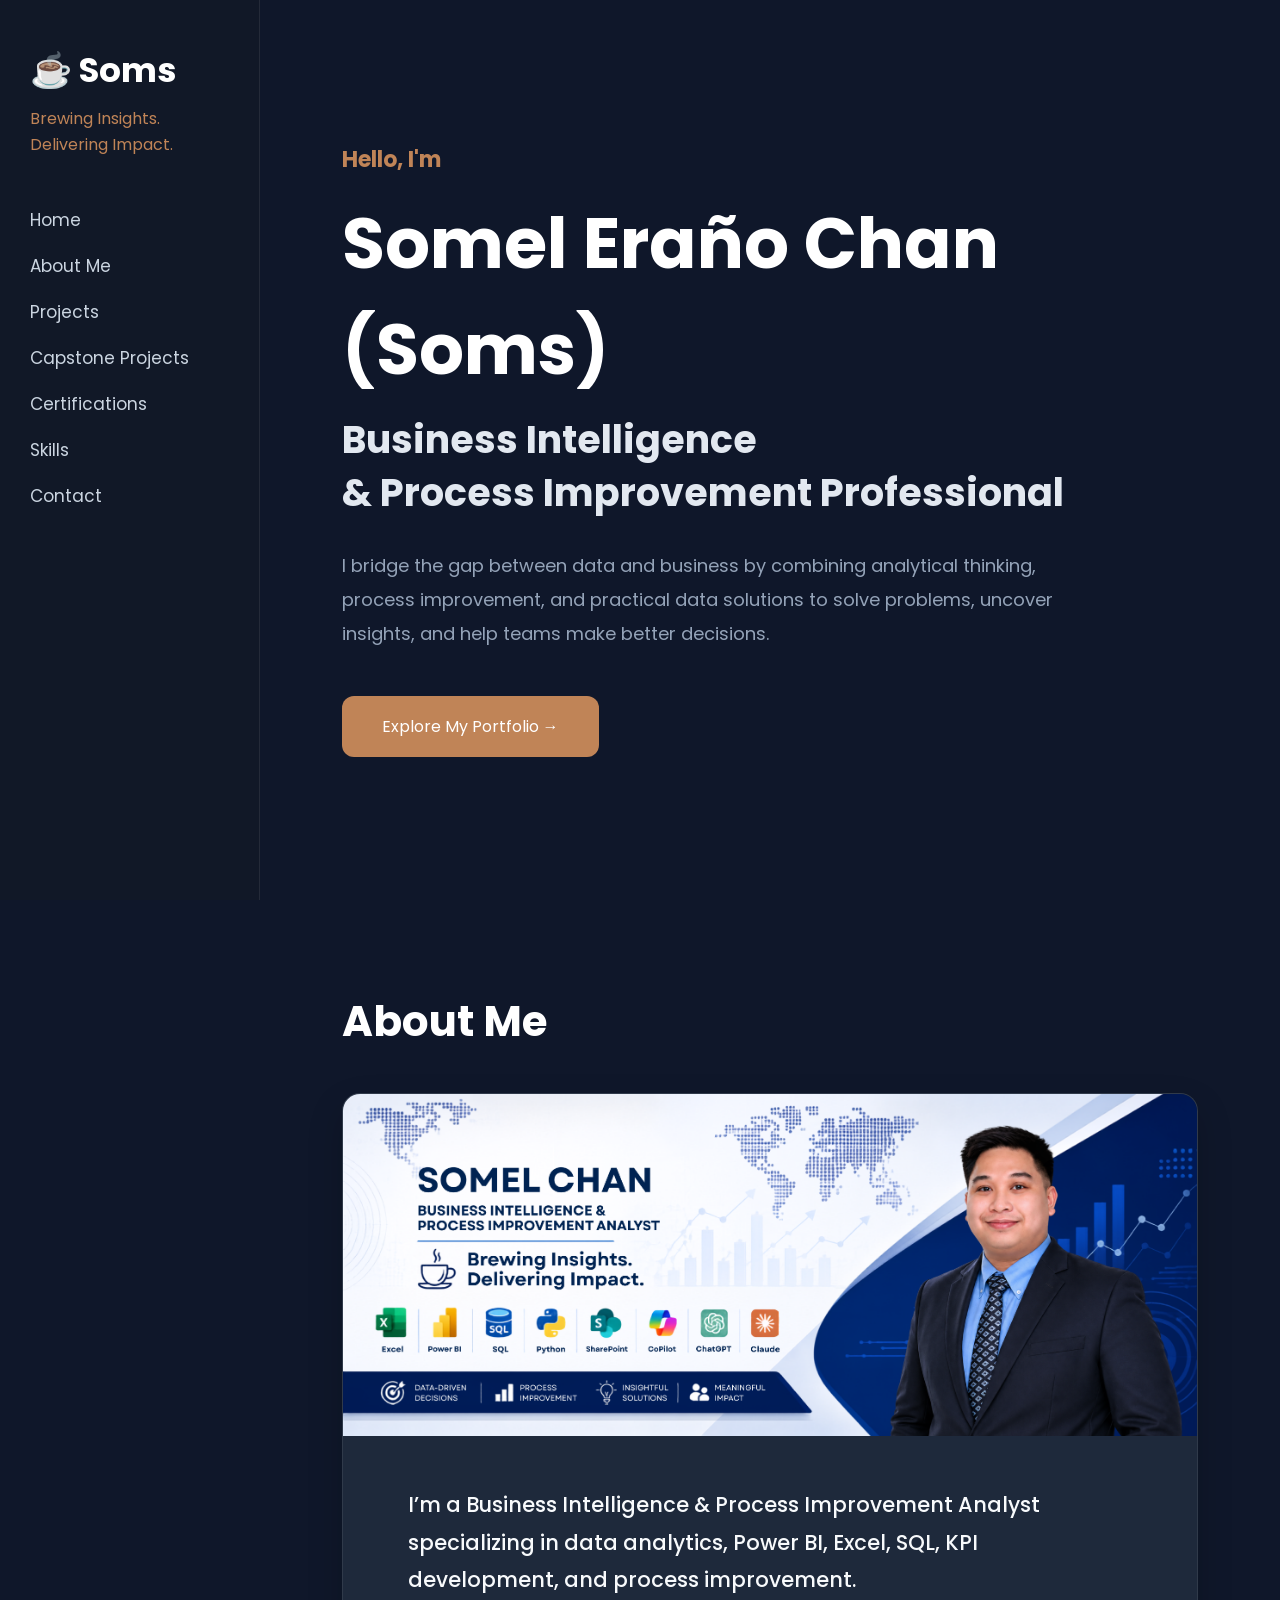
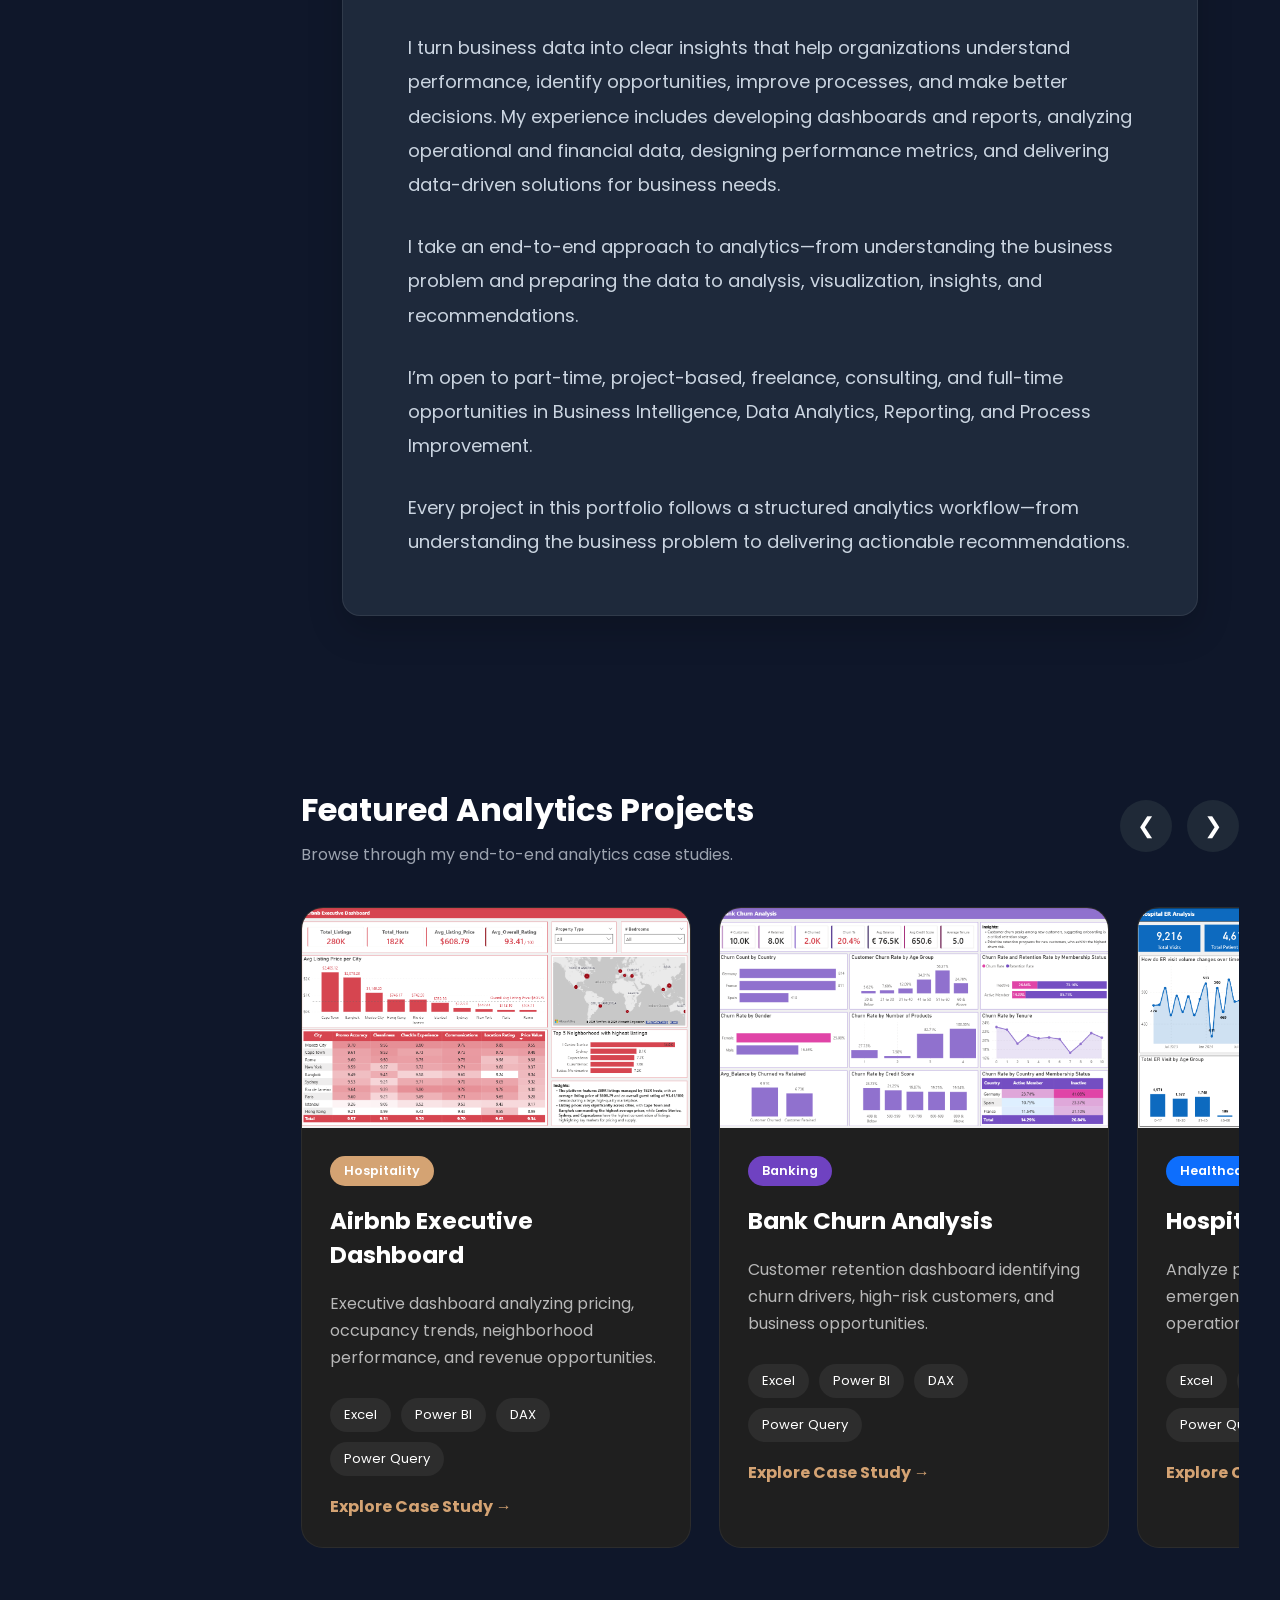
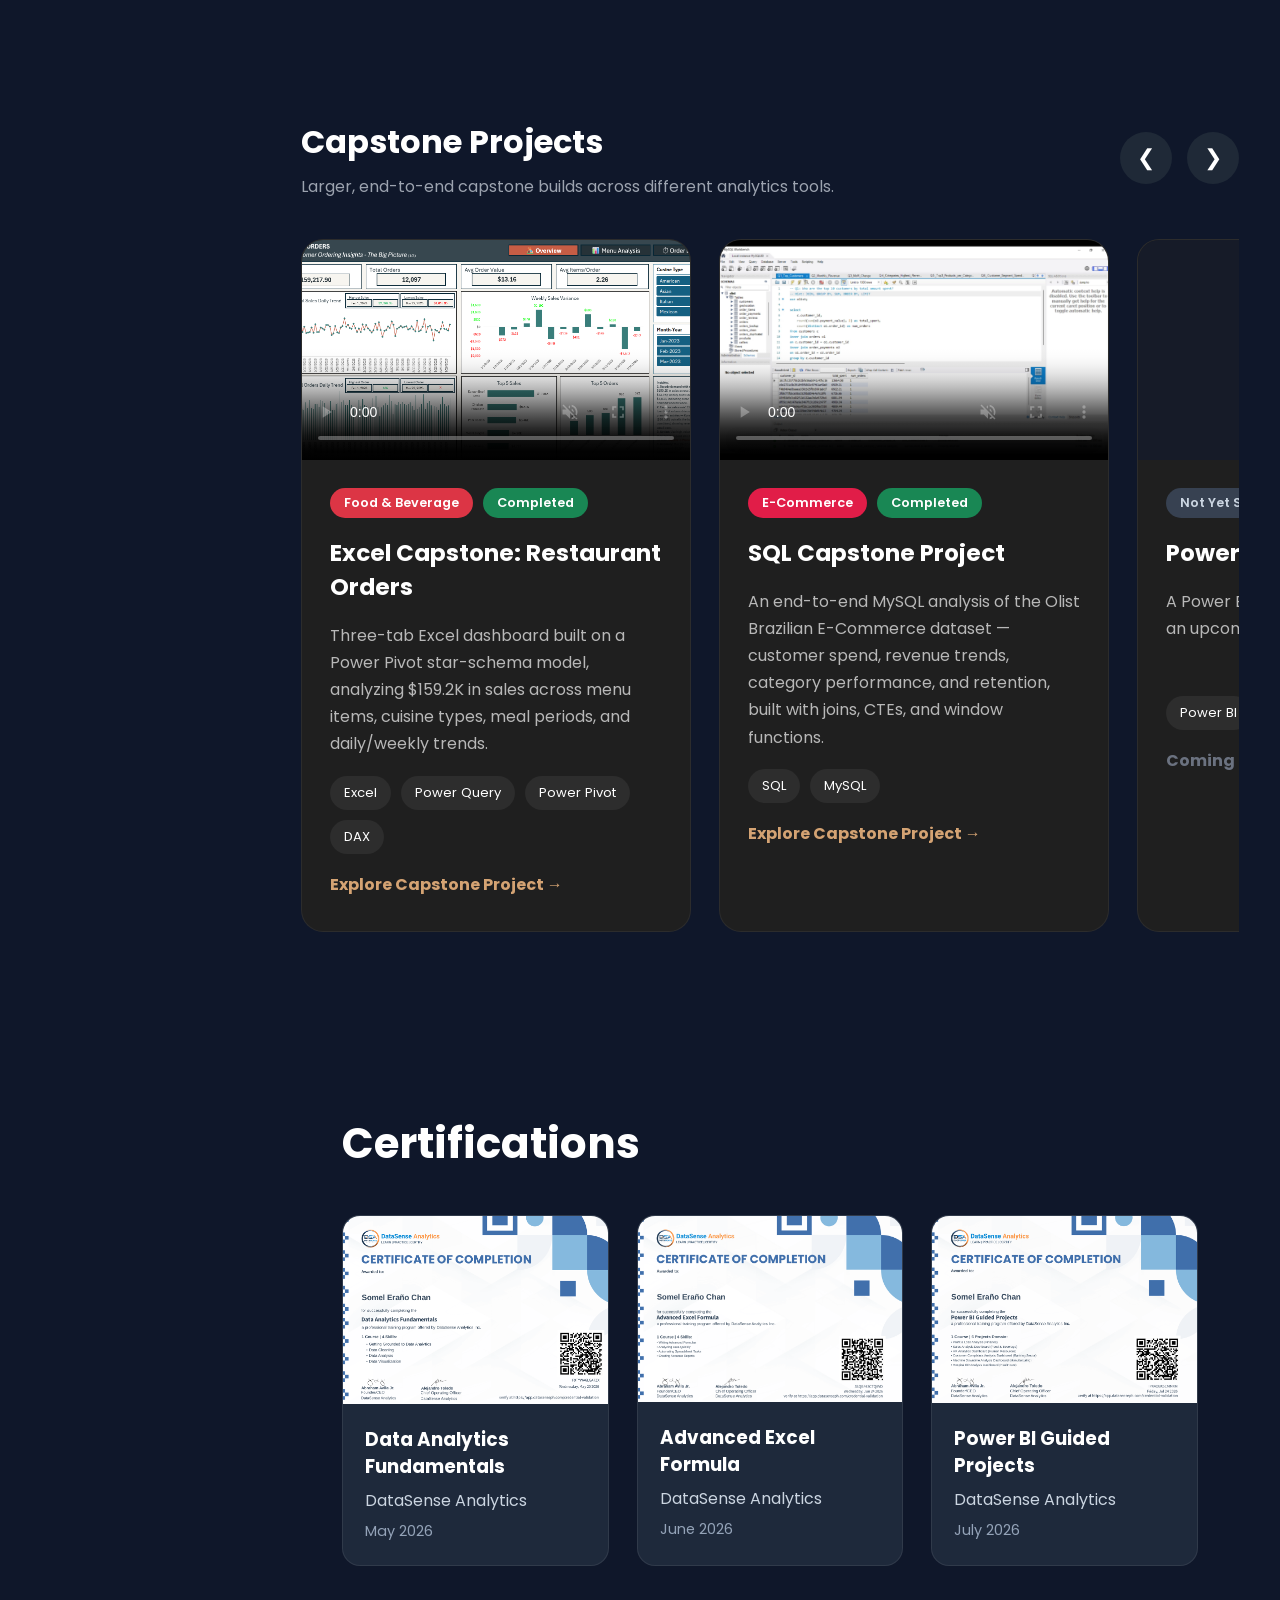
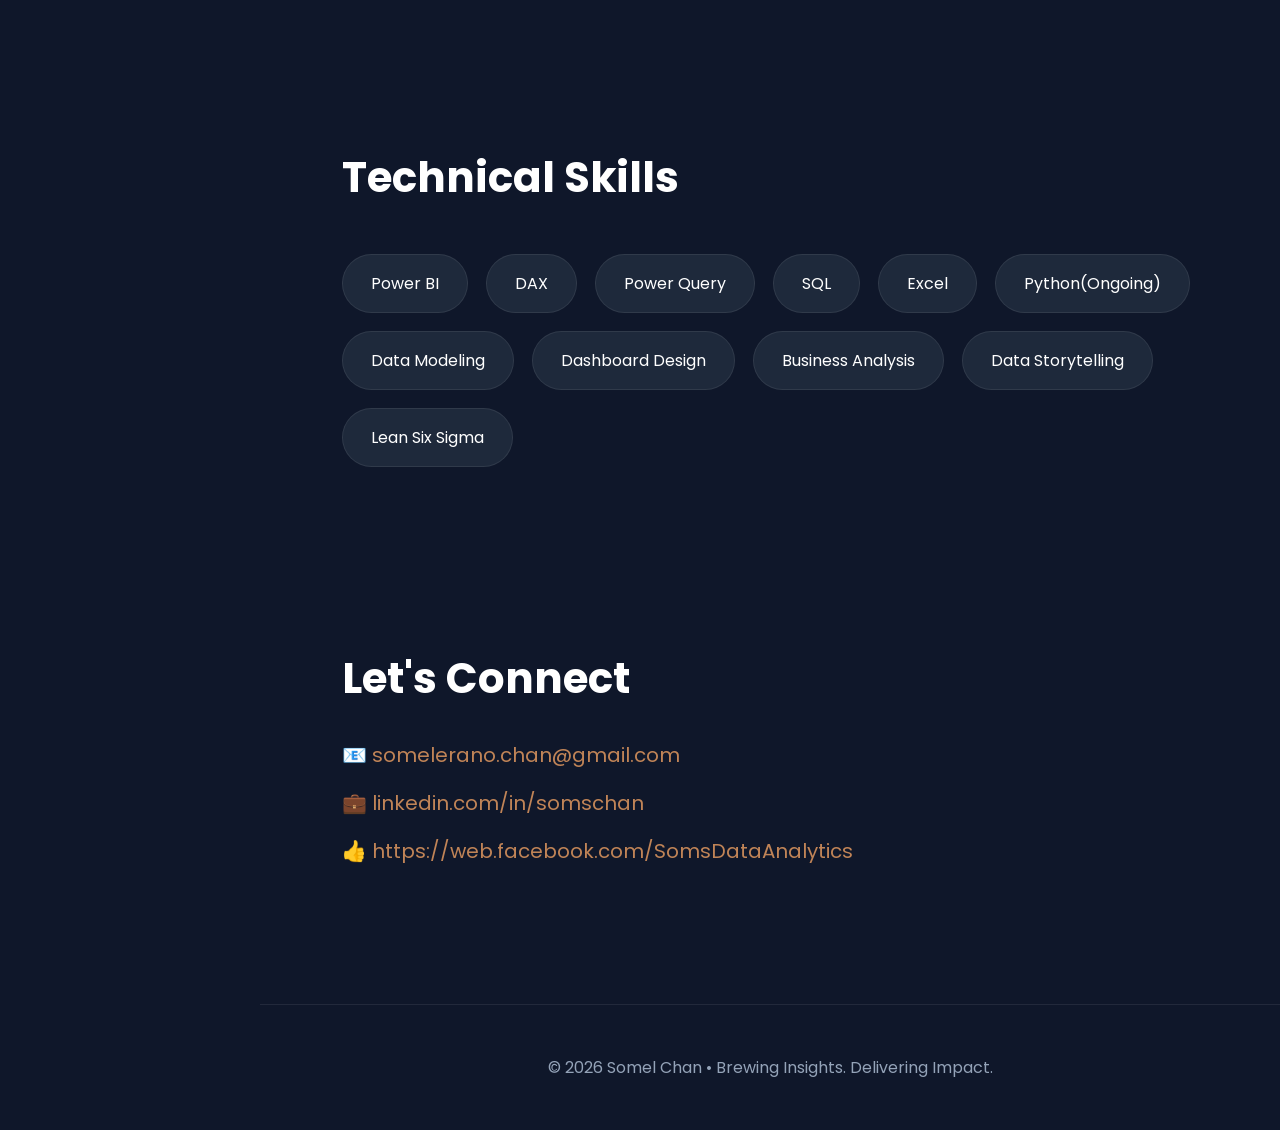
<file: index.html>
<!DOCTYPE html>
<html lang="en">

<head>

<meta charset="UTF-8">

<meta name="viewport"
content="width=device-width, initial-scale=1.0">

<title>Soms | Data Analytics Portfolio</title>

<link rel="preconnect" href="https://fonts.googleapis.com">

<link rel="preconnect" href="https://fonts.gstatic.com" crossorigin>

<link href="https://fonts.googleapis.com/css2?family=Poppins:wght@300;400;500;600;700;800&display=swap" rel="stylesheet">

<link rel="stylesheet" href="style.css">

</head>

<body>

<!-- SIDEBAR -->

<aside class="sidebar">

<div class="logo">

<h1>☕ Soms </h1>

<p>Brewing Insights.<br>Delivering Impact.</p>

</div>

<nav>

<a href="#hero">Home</a>

<a href="#about">About Me</a>

<a href="#projects">Projects</a>

<a href="#capstone">Capstone Projects</a>

<a href="#certifications">Certifications</a>

<a href="#skills">Skills</a>

<a href="#contact">Contact</a>

</nav>

</aside>

<!-- MAIN -->

<main>

<section id="hero">

<div class="hero-text">

<h3>Hello, I'm</h3>

<h1>Somel Eraño Chan (Soms)</h1>

<h2>

Business Intelligence

<br>

& Process Improvement Professional

</h2>

<p>

I bridge the gap between data and business by combining analytical thinking, process improvement, 

and practical data solutions to solve problems, uncover insights, and help teams make better decisions.

</p>

<a href="#projects" class="btn">

Explore My Portfolio →

</a>

</div>

</section>

<section id="about">

    <h2>About Me</h2>

    <div class="about-box">

        <!-- PROFESSIONAL HEADER -->
        <div class="about-header">
            <img 
                src="assets/Soms_Header.png" 
                alt="Somel Chan - Business Intelligence & Process Improvement Analyst"
            >
        </div>

        <!-- ABOUT CONTENT -->
        <div class="about-content">

            <p class="about-intro">
                I’m a Business Intelligence & Process Improvement Analyst specializing
                in data analytics, Power BI, Excel, SQL, KPI development, and process improvement.
            </p>

            <p>
                I turn business data into clear insights that help organizations
                understand performance, identify opportunities, improve processes,
                and make better decisions. My experience includes developing
                dashboards and reports, analyzing operational and financial data,
                designing performance metrics, and delivering data-driven solutions
                for business needs.
            </p>

            <p>
                I take an end-to-end approach to analytics—from understanding the
                business problem and preparing the data to analysis, visualization,
                insights, and recommendations.
            </p>

            <p>
                I’m open to part-time, project-based, freelance, consulting, and
                full-time opportunities in Business Intelligence, Data Analytics,
                Reporting, and Process Improvement.
            </p>

            <p>
                Every project in this portfolio follows a structured analytics
                workflow—from understanding the business problem to delivering
                actionable recommendations.
            </p>

        </div>

    </div>

</section>
<section id="projects" class="projects-section">

    <div class="section-header">

        <div>
            <h2>Featured Analytics Projects</h2>
            <p>
                Browse through my end-to-end analytics case studies.
            </p>
        </div>

        <div class="slider-controls">

            <button id="prevBtn" class="slider-btn">
                &#10094;
            </button>

            <button id="nextBtn" class="slider-btn">
                &#10095;
            </button>

        </div>

    </div>

    <div id="projectSlider" class="project-slider">

        <!-- Airbnb -->

        <article class="project-card">

            <img src="case-studies/airbnb-executive-dashboard/dashboard.png" alt="Airbnb Dashboard">

            <div class="project-body">

                <span class="industry hospitality">
                    Hospitality
                </span>

                <h3>Airbnb Executive Dashboard</h3>

                <p>
                    Executive dashboard analyzing pricing,
                    occupancy trends,
                    neighborhood performance,
                    and revenue opportunities.
                </p>

                <div class="tags">

                    <span>Excel</span>
                    <span>Power BI</span>
                    <span>DAX</span>
                    <span>Power Query</span>

                </div>

<a href="case-studies/airbnb-executive-dashboard/">
    Explore Case Study →
</a>

            </div>

        </article>

        <!-- Bank -->

        <article class="project-card">

            <img src="case-studies/bank-churn-analysis/dashboard.png" alt="Bank Churn">

            <div class="project-body">

                <span class="industry banking">
                    Banking
                </span>

                <h3>Bank Churn Analysis</h3>

                <p>
                    Customer retention dashboard identifying
                    churn drivers,
                    high-risk customers,
                    and business opportunities.
                </p>

                <div class="tags">

                    <span>Excel</span>
                    <span>Power BI</span>
                    <span>DAX</span>
                    <span>Power Query</span>

                </div>

                <a href="case-studies/bank-churn-analysis/index.html">

                    Explore Case Study →

                </a>

            </div>

        </article>

        <!-- Hospital -->

        <article class="project-card">

            <img src="case-studies/hospital-er-analysis/dashboard.png">

            <div class="project-body">

                <span class="industry healthcare">
                    Healthcare
                </span>

                <h3>Hospital ER Analysis</h3>

                <p>

                    Analyze patient waiting times,
                    referrals,
                    emergency room utilization,
                    and operational efficiency.

                </p>

                <div class="tags">

                    <span>Excel</span>
                    <span>Power BI</span>
                    <span>DAX</span>
                    <span>Power Query</span>

                </div>

                <a href="case-studies/hospital-er-analysis/index.html">

                    Explore Case Study →

                </a>

            </div>

        </article>

        <!-- HR -->

        <article class="project-card">

            <img src="case-studies/hr-data-analytics/dashboard.png">

            <div class="project-body">

                <span class="industry hr">

                    HR

                </span>

                <h3>HR Data Analytics</h3>

                <p>

                    Workforce insights including
                    employee demographics,
                    attrition,
                    diversity,
                    and HR KPIs.

                </p>

                <div class="tags">

                    <span>Excel</span>
                    <span>Power BI</span>
                    <span>DAX</span>
                    <span>Power Query</span>

                </div>

                <a href="case-studies/hr-data-analytics/index.html">

                    Explore Case Study →

                </a>

            </div>

        </article>

        <!-- Complaints -->

        <article class="project-card">

            <img src="case-studies/financial-consumer-complaints-analysis-bank-of-america/dashboard.png">

            <div class="project-body">

                <span class="industry banking">

                    Banking

                </span>

                <h3>Financial Consumer Complaints</h3>

                <p>

                    Customer complaint analytics
                    highlighting issue trends,
                    service quality,
                    and resolution insights.

                </p>

                <div class="tags">

                    <span>Excel</span>
                    <span>Power BI</span>
                    <span>DAX</span>
                    <span>Power Query</span>

                </div>

                <a href="case-studies/financial-consumer-complaints-analysis-bank-of-america/index.html">

                    Explore Case Study →

                </a>

            </div>

        </article>

        <!-- Manufacturing -->

        <article class="project-card">

            <img src="case-studies/manufacturing-downtime-analysis/dashboard.png">

            <div class="project-body">

                <span class="industry manufacturing">

                    Manufacturing

                </span>

                <h3>Manufacturing Downtime</h3>

                <p>

                    Discover production losses,
                    downtime reasons,
                    and operational improvements.

                </p>

                <div class="tags">

                    <span>Excel</span>
                    <span>Power BI</span>
                    <span>DAX</span>
                    <span>Power Query</span>

                </div>

                <a href="case-studies/manufacturing-downtime-analysis/index.html">

                    Explore Case Study →

                </a>

            </div>

        </article>

        <!-- Food -->

        <article class="project-card">

            <img src="case-studies/food-and-beverage-sales-dashboard/dashboard.png">

            <div class="project-body">

                <span class="industry food">

                    Retail

                </span>

                <h3>Food & Beverage Sales</h3>

                <p>

                    Sales dashboard for revenue,
                    product performance,
                    profitability,
                    and customer purchasing behavior.

                </p>

                <div class="tags">

                    <span>Excel</span>
                    <span>Power BI</span>
                    <span>DAX</span>
                    <span>Power Query</span>

                </div>

                <a href="case-studies/food-and-beverage-sales-dashboard/README.md">

                    Explore Case Study →

                </a>

            </div>

        </article>

        <!-- Financial -->

        <article class="project-card">

            <img src="case-studies/financial-report/dashboard.png">

            <div class="project-body">

                <span class="industry finance">

                    Finance

                </span>

                <h3>Financial Report Dashboard</h3>

                <p>

                    Executive financial reporting
                    using KPI monitoring,
                    profitability,
                    and performance tracking.

                </p>

                <div class="tags">

                    <span>Excel</span>
                    <span>Power BI</span>
                    <span>DAX</span>
                    <span>Power Query</span>

                </div>

                <a href="case-studies/financial-report/README.md">

                    Explore Case Study →

                </a>

            </div>

        </article>

    </div>

</section>

<!-- ===========================
     CAPSTONE PROJECTS
=========================== -->

<section id="capstone" class="projects-section">

    <div class="section-header">

        <div>
            <h2>Capstone Projects</h2>
            <p>
                Larger, end-to-end capstone builds across different analytics tools.
            </p>
        </div>

        <div class="slider-controls">

            <button id="prevBtnCapstone" class="slider-btn">
                &#10094;
            </button>

            <button id="nextBtnCapstone" class="slider-btn">
                &#10095;
            </button>

        </div>

    </div>

    <div id="capstoneSlider" class="project-slider">

        <!-- Excel Capstone: Restaurant Orders -->

        <article class="project-card">

            <video
                src="case-studies/capstone-excel-restaurant-orders/preview.mp4"
                poster="case-studies/capstone-excel-restaurant-orders/dashboard-overview.png"
                controls
                muted
                playsinline
            ></video>

            <div class="project-body">

                <div class="badges">
                    <span class="industry food">Food &amp; Beverage</span>
                    <span class="status completed">Completed</span>
                </div>

                <h3>Excel Capstone: Restaurant Orders</h3>

                <p>
                    Three-tab Excel dashboard built on a Power Pivot star-schema
                    model, analyzing $159.2K in sales across menu items,
                    cuisine types, meal periods, and daily/weekly trends.
                </p>

                <div class="tags">

                    <span>Excel</span>
                    <span>Power Query</span>
                    <span>Power Pivot</span>
                    <span>DAX</span>

                </div>

                <a href="case-studies/capstone-excel-restaurant-orders/">
                    Explore Capstone Project →
                </a>

            </div>

        </article>

<!-- SQL Capstone -->

<article class="project-card">

    <video
        src="case-studies/sql-capstone/preview.mp4"
        poster="case-studies/sql-capstone/dashboard-overview.png"
        controls
        muted
        playsinline
    ></video>

    <div class="project-body">

        <div class="badges">
            <span class="industry ecommerce">E-Commerce</span>
            <span class="status completed">Completed</span>
        </div>

        <h3>SQL Capstone Project</h3>

        <p>
            An end-to-end MySQL analysis of the Olist Brazilian E-Commerce
            dataset — customer spend, revenue trends, category performance,
            and retention, built with joins, CTEs, and window functions.
        </p>

        <div class="tags">

            <span>SQL</span>
            <span>MySQL</span>

        </div>

        <a href="case-studies/sql-capstone/">Explore Capstone Project →</a>

    </div>

</article>

        <!-- Power BI Capstone -->

        <article class="project-card">

            <div class="project-placeholder">📊</div>

            <div class="project-body">

                <div class="badges">
                    <span class="status not-started">Not Yet Started</span>
                </div>

                <h3>Power BI Capstone Project</h3>

                <p>
                    A Power BI capstone project planned for an upcoming
                    portfolio update.
                </p>

                <div class="tags">

                    <span>Power BI</span>

                </div>

                <a class="disabled">Coming Soon</a>

            </div>

        </article>


<!-- Python Capstone -->

<article class="project-card">

    <img
        src="case-studies/python-capstone/assets/dashboard.png"
        alt="Python Capstone Sales Performance and Customer Insights dashboard"
        loading="lazy"
    >

    <div class="project-body">

        <div class="badges">
            <span class="industry ecommerce">
                Retail / E-Commerce
            </span>

            <span class="status completed">
                Completed
            </span>
        </div>

        <h3>
            Python Capstone: Sales Performance &amp; Customer Insights
        </h3>

        <p>
            End-to-end Python analysis of retail transactions,
            from data cleaning and customer segmentation
            to PHP 4.38M in validated sales and six visualizations.
        </p>

        <div class="tags">
            <span>Python</span>
            <span>Pandas</span>
            <span>Matplotlib</span>
            <span>Jupyter</span>
        </div>

        <a href="case-studies/python-capstone/">
            Explore Capstone Project &rarr;
        </a>

    </div>

</article>


    </div>

</section>

<section id="certifications">

<h2>Certifications</h2>

<div class="certifications-grid">

    <div class="certificate-card">

        <img
            src="certifications/Data Analytics Fundamentals.png"
            alt="Data Analytics Fundamentals Certificate"
        >

        <div class="certificate-info">

            <h3>Data Analytics Fundamentals</h3>

            <p>
                DataSense Analytics
            </p>

            <span>
                May 2026
            </span>

        </div>

    </div>


    <div class="certificate-card">

        <img
            src="certifications/Advanced Excel Formula.png"
            alt="Advanced Excel Formula Certificate"
        >

        <div class="certificate-info">

            <h3>Advanced Excel Formula</h3>

            <p>
                DataSense Analytics
            </p>

            <span>
                June 2026
            </span>

        </div>

    </div>


    <div class="certificate-card">

        <img
            src="certifications/Power BI Guided Projects.png"
            alt="Power BI Guided Projects Certificate"
        >

        <div class="certificate-info">

            <h3>Power BI Guided Projects</h3>

            <p>
                DataSense Analytics
            </p>

            <span>
                July 2026
            </span>

        </div>

    </div>

</div>

</section>
    
<section id="skills">

<h2>Technical Skills</h2>

<div class="skills">

<span>Power BI</span>

<span>DAX</span>

<span>Power Query</span>

<span>SQL</span>

<span>Excel</span>

<span>Python(Ongoing)</span>

<span>Data Modeling</span>

<span>Dashboard Design</span>

<span>Business Analysis</span>

<span>Data Storytelling</span>

<span>Lean Six Sigma</span>

</div>

</section>

<section id="contact">

<h2>Let's Connect</h2>

<p>

📧

<a href="mailto:somelerano.chan@gmail.com">

somelerano.chan@gmail.com

</a>

</p>

<p>

💼

<a href="https://linkedin.com/in/somschan"

target="_blank">

linkedin.com/in/somschan

</a>

</p>

<p>

👍

<a href="https://web.facebook.com/SomsDataAnalytics"
    target="_blank">

https://web.facebook.com/SomsDataAnalytics

</a>

</p>
    
</section>

<footer>

© 2026 Somel Chan • Brewing Insights. Delivering Impact.

</footer>

</main>

<script src="script.js"></script>

</body>

</html>
</file>
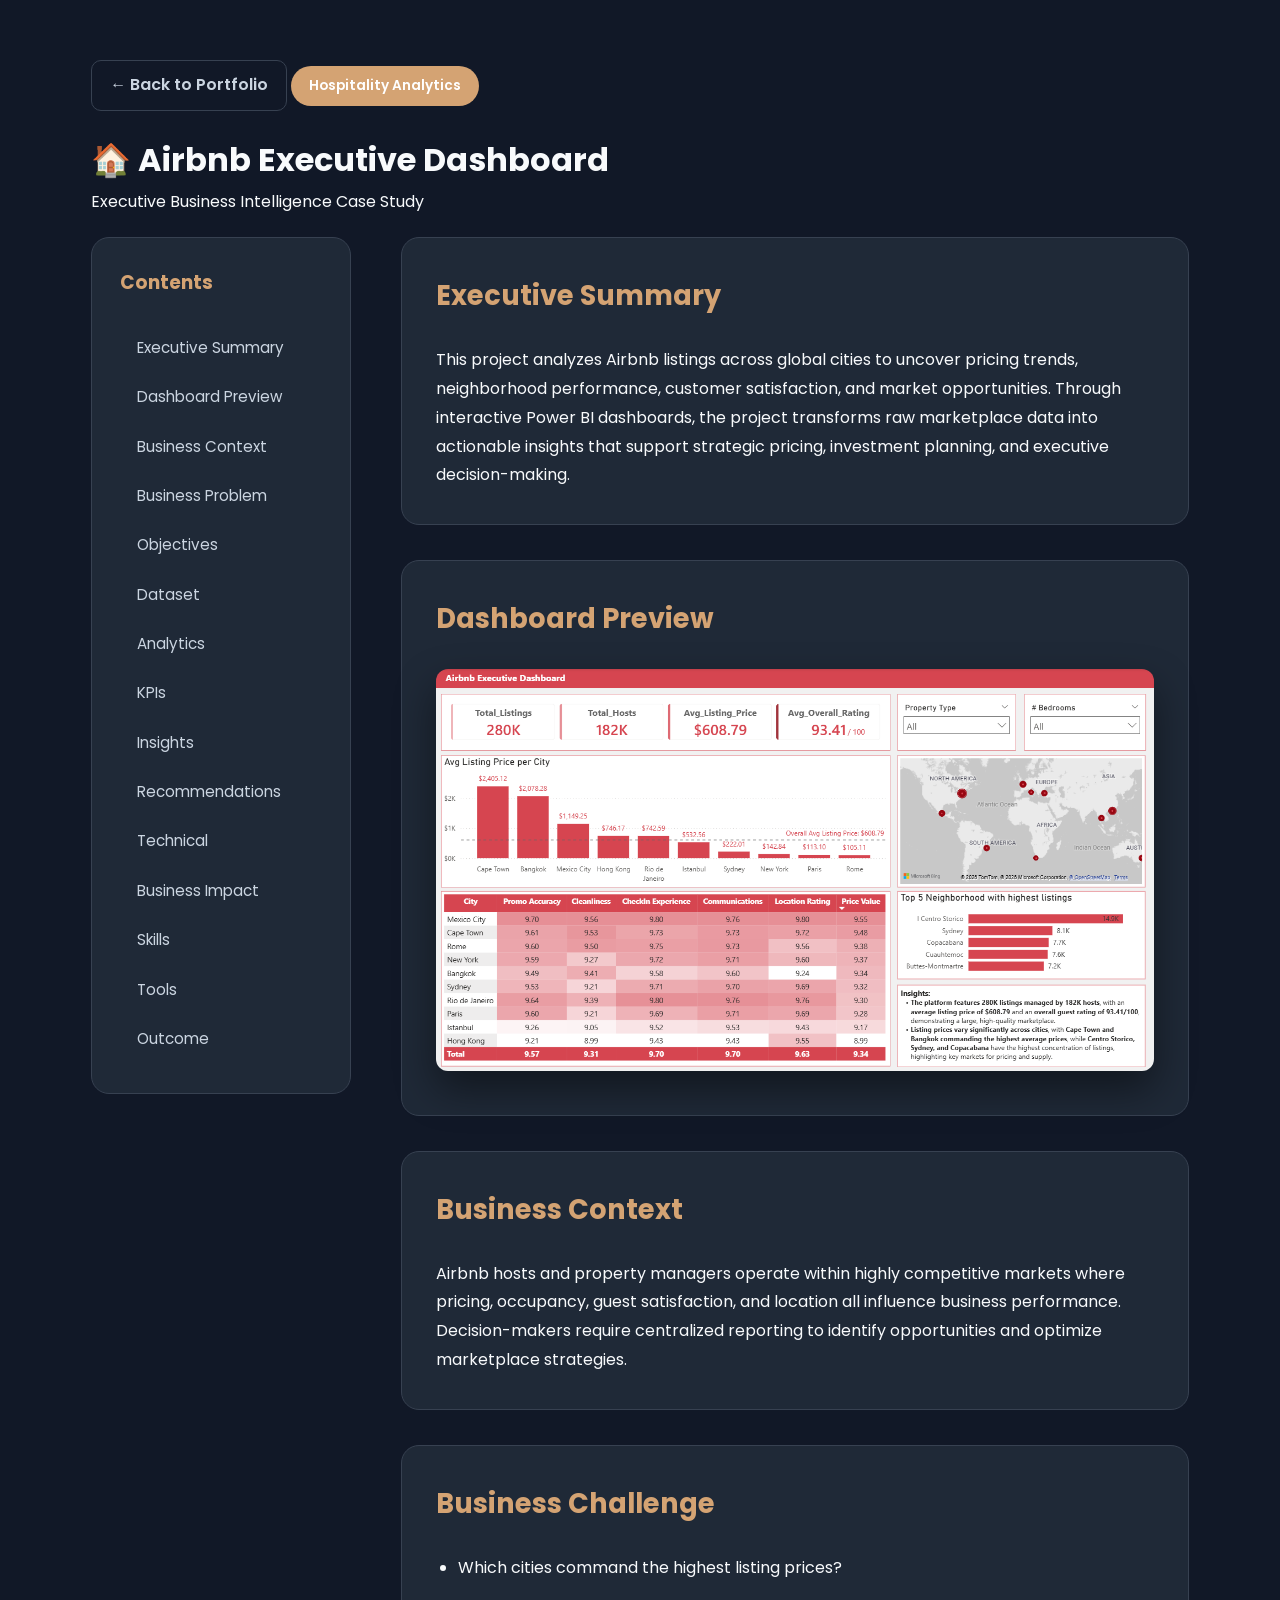
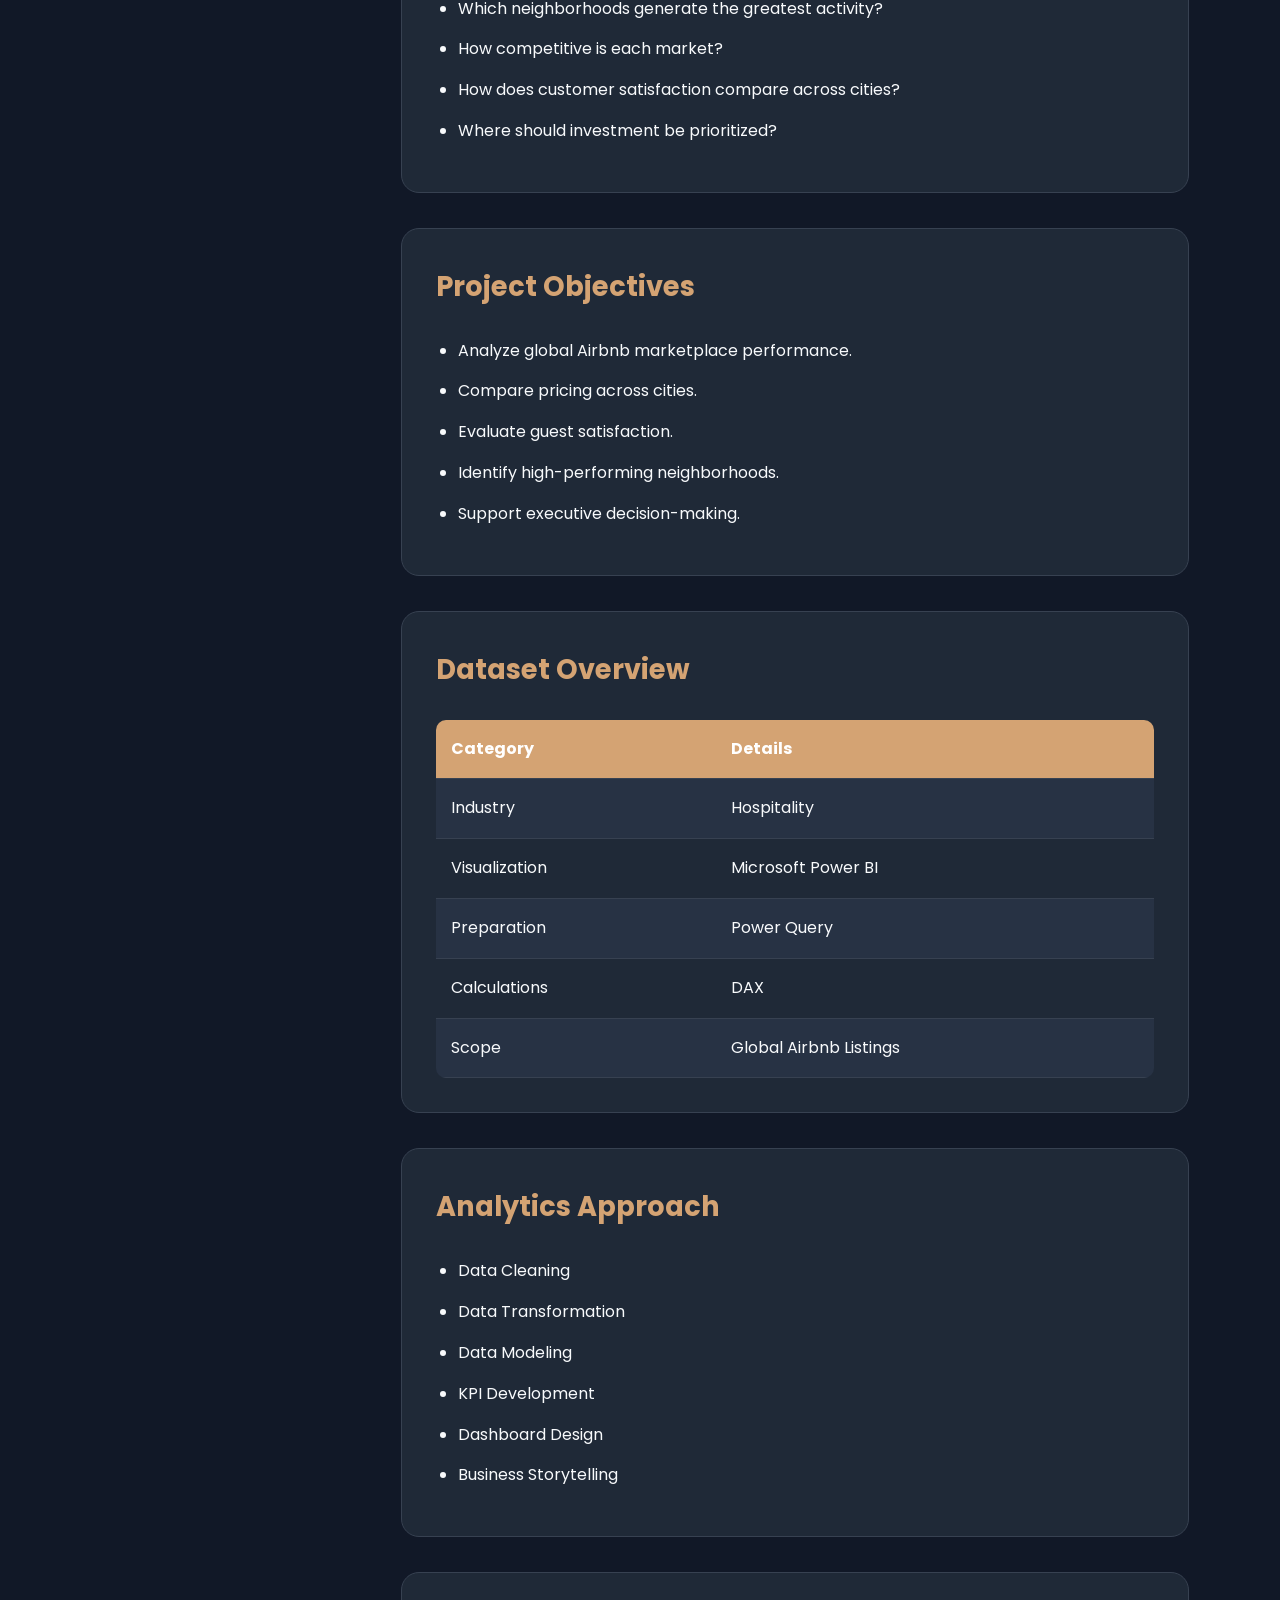
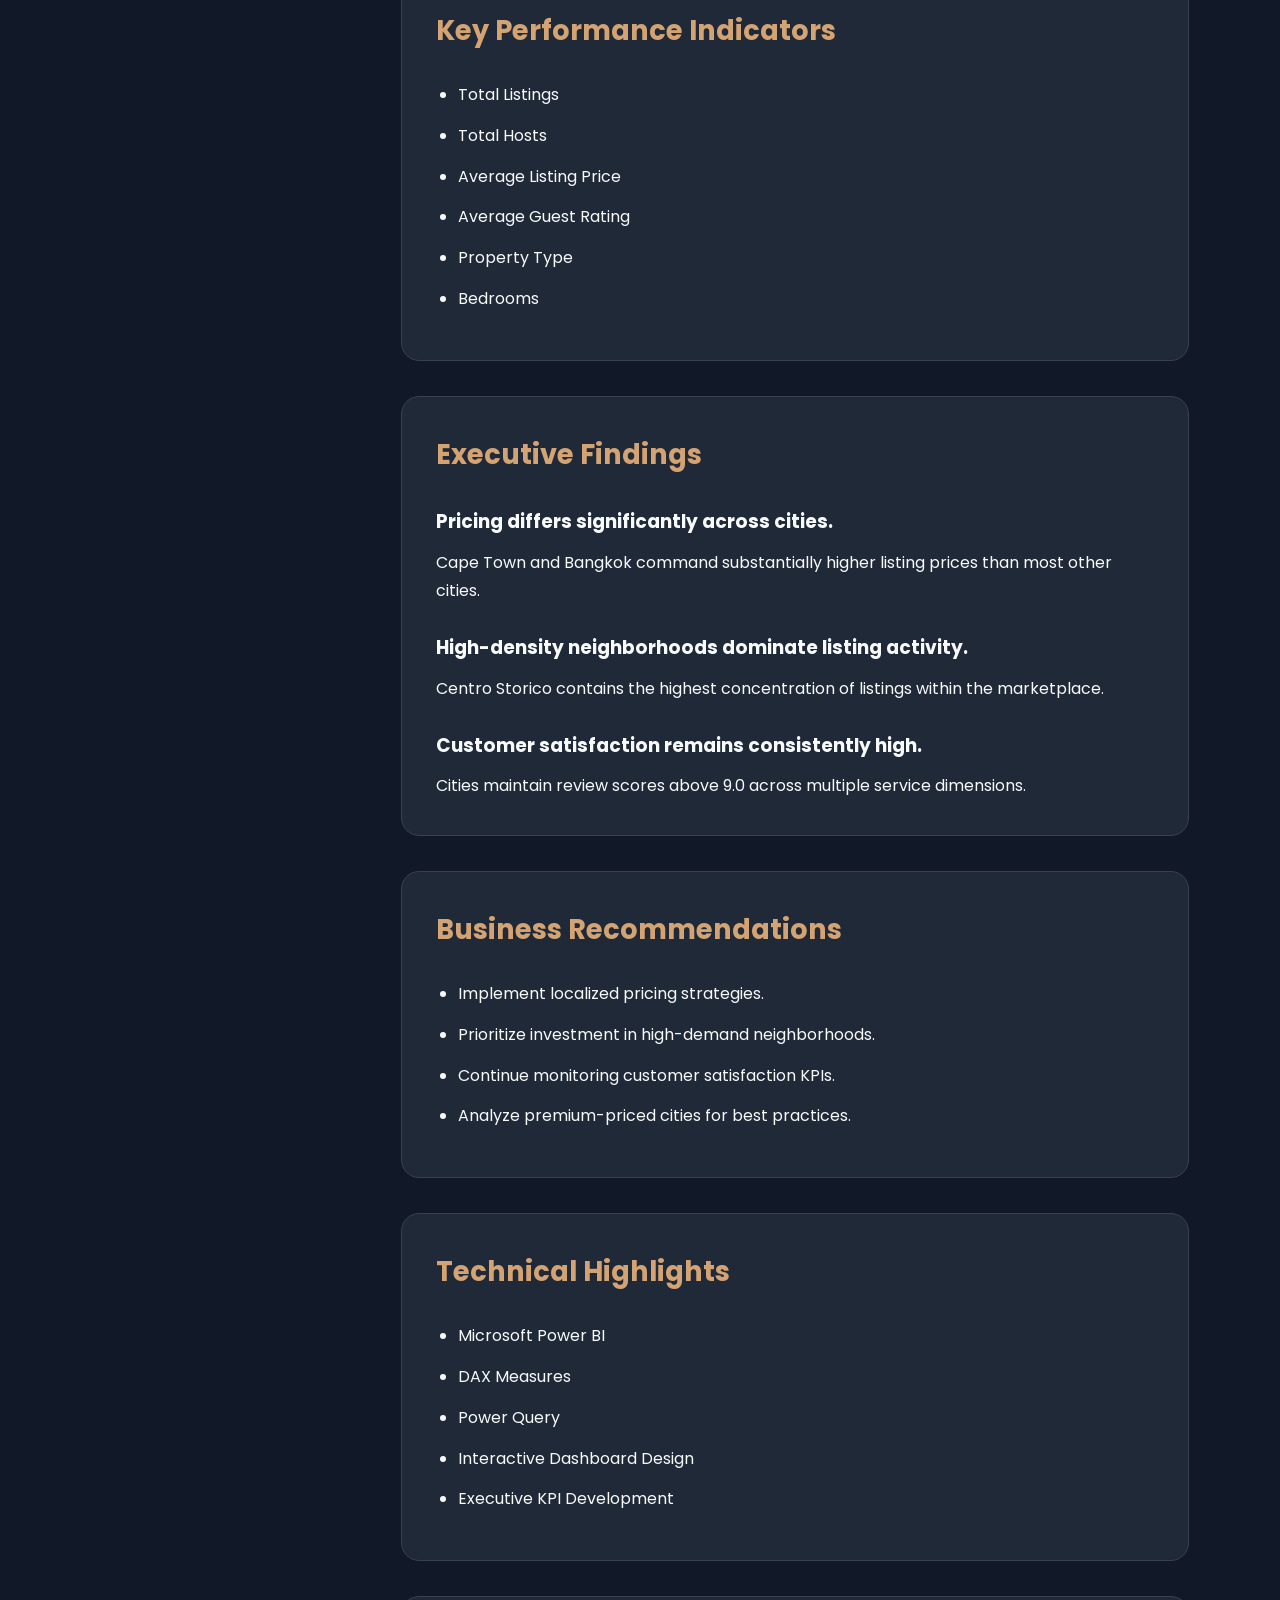
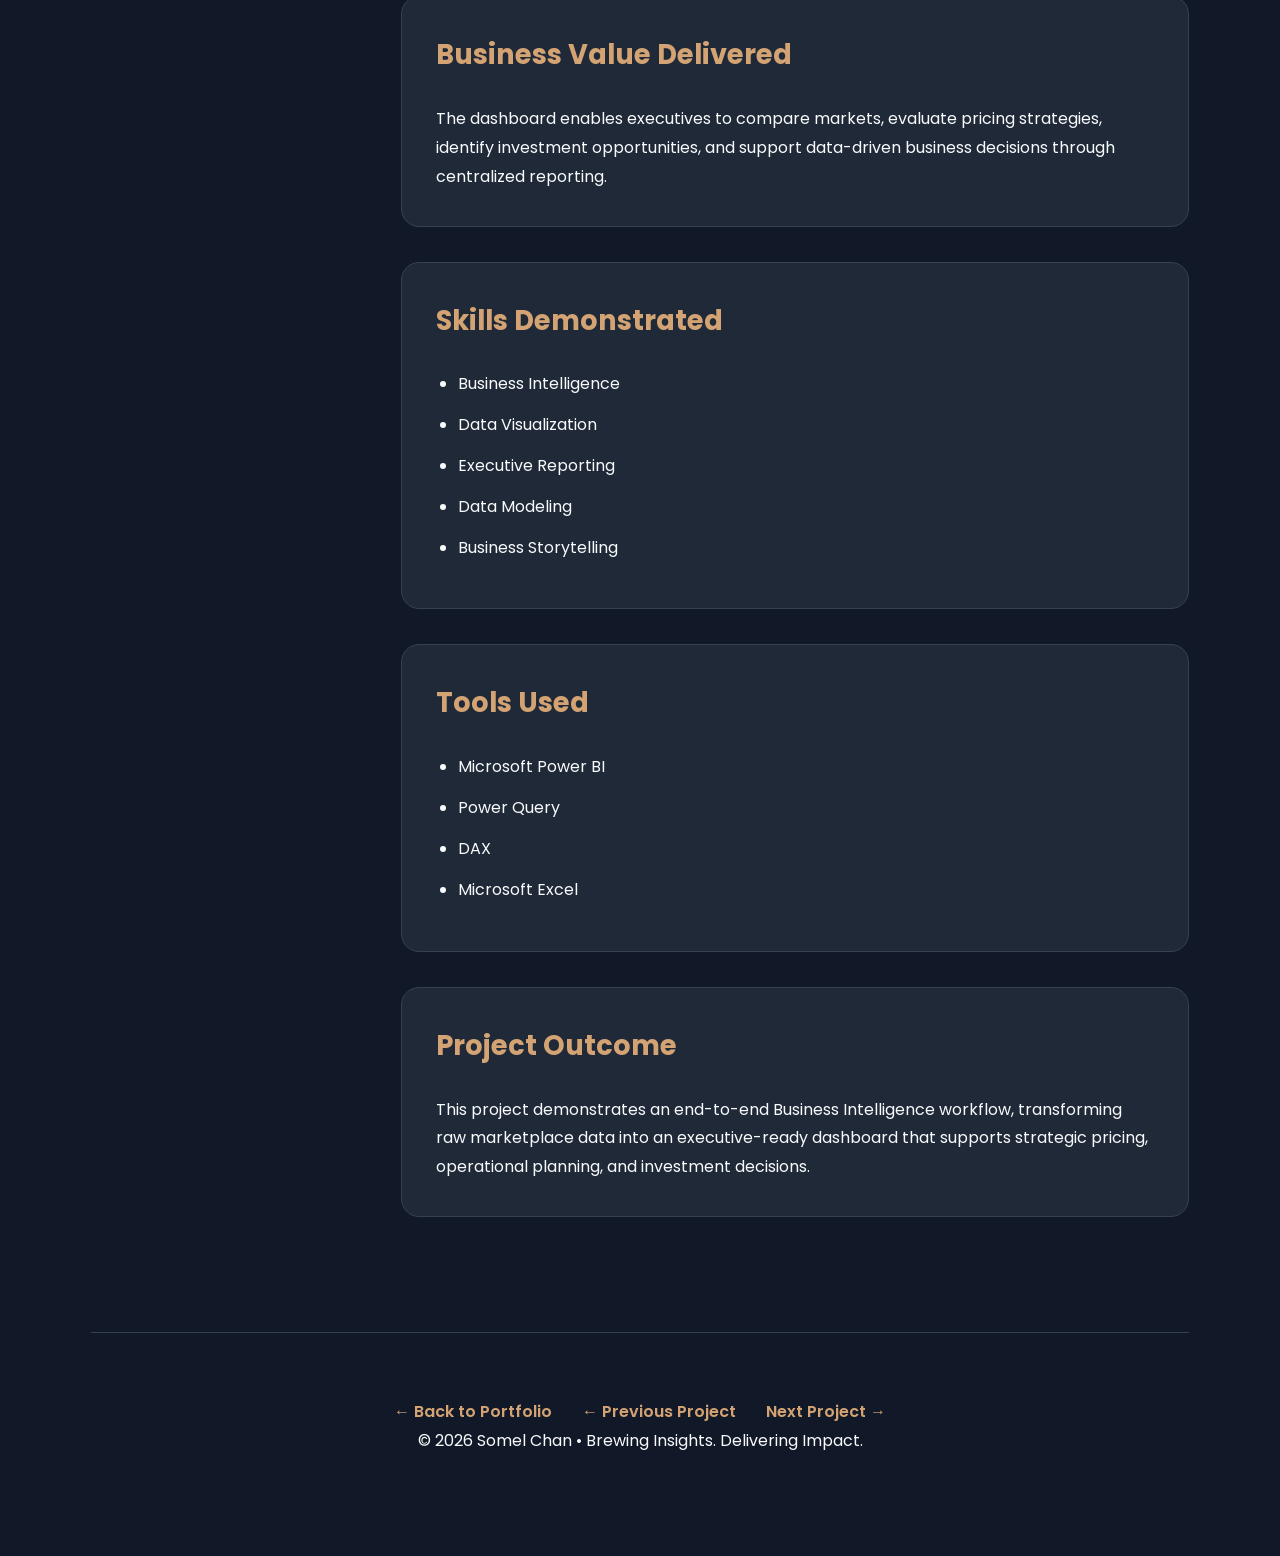
<file: case-studies/airbnb-executive-dashboard/index.html>
<!DOCTYPE html>
<html lang="en">

<head>

<meta charset="UTF-8">

<meta name="viewport" content="width=device-width, initial-scale=1.0">

<title>Airbnb Executive Dashboard | Soms</title>

<link rel="preconnect" href="https://fonts.googleapis.com">

<link rel="preconnect" href="https://fonts.gstatic.com" crossorigin>

<link href="https://fonts.googleapis.com/css2?family=Poppins:wght@300;400;500;600;700;800&display=swap" rel="stylesheet">

<link rel="stylesheet" href="style.css">

</head>

<body>

<div class="container">
<a href="../../index.html#projects" class="back-btn">
← Back to Portfolio
</a>
    <span class="industry">
        Hospitality Analytics
    </span>

    <h1>
        🏠 Airbnb Executive Dashboard
    </h1>

    <p>
        Executive Business Intelligence Case Study
    </p>

</header>

<div class="case-layout">

<aside class="case-sidebar">

    <h3>Contents</h3>

    <a href="#summary">Executive Summary</a>

    <a href="#dashboard">Dashboard Preview</a>

    <a href="#context">Business Context</a>

    <a href="#challenge">Business Problem</a>

    <a href="#objectives">Objectives</a>

    <a href="#dataset">Dataset</a>

    <a href="#approach">Analytics</a>

    <a href="#kpis">KPIs</a>

    <a href="#findings">Insights</a>

    <a href="#recommendations">Recommendations</a>

    <a href="#technical">Technical</a>

    <a href="#business-value">Business Impact</a>

    <a href="#skills">Skills</a>

    <a href="#tools">Tools</a>

    <a href="#outcome">Outcome</a>

</aside>

<main class="case-content">
<section id="summary">

<h2>Executive Summary</h2>

<p>

This project analyzes Airbnb listings across global cities to uncover pricing trends, neighborhood performance, customer satisfaction, and market opportunities. Through interactive Power BI dashboards, the project transforms raw marketplace data into actionable insights that support strategic pricing, investment planning, and executive decision-making.

</p>

</section>

<section id="dashboard">

<h2>Dashboard Preview</h2>

<img src="dashboard.png" alt="Airbnb Dashboard">

</section>

<section id="context">

<h2>Business Context</h2>

<p>

Airbnb hosts and property managers operate within highly competitive markets where pricing, occupancy, guest satisfaction, and location all influence business performance. Decision-makers require centralized reporting to identify opportunities and optimize marketplace strategies.

</p>

</section>

<section id="challenge">

<h2>Business Challenge</h2>

<ul>

<li>Which cities command the highest listing prices?</li>

<li>Which neighborhoods generate the greatest activity?</li>

<li>How competitive is each market?</li>

<li>How does customer satisfaction compare across cities?</li>

<li>Where should investment be prioritized?</li>

</ul>

</section>

<section id="objectives">

<h2>Project Objectives</h2>

<ul>

<li>Analyze global Airbnb marketplace performance.</li>

<li>Compare pricing across cities.</li>

<li>Evaluate guest satisfaction.</li>

<li>Identify high-performing neighborhoods.</li>

<li>Support executive decision-making.</li>

</ul>

</section>

<section id="dataset">

<h2>Dataset Overview</h2>

<table>

<tr>

<th>Category</th>

<th>Details</th>

</tr>

<tr>

<td>Industry</td>

<td>Hospitality</td>

</tr>

<tr>

<td>Visualization</td>

<td>Microsoft Power BI</td>

</tr>

<tr>

<td>Preparation</td>

<td>Power Query</td>

</tr>

<tr>

<td>Calculations</td>

<td>DAX</td>

</tr>

<tr>

<td>Scope</td>

<td>Global Airbnb Listings</td>

</tr>

</table>

</section>

<section id="approach">

<h2>Analytics Approach</h2>

<ul>

<li>Data Cleaning</li>

<li>Data Transformation</li>

<li>Data Modeling</li>

<li>KPI Development</li>

<li>Dashboard Design</li>

<li>Business Storytelling</li>

</ul>

</section>

<section id="kpis">

<h2>Key Performance Indicators</h2>

<ul>

<li>Total Listings</li>

<li>Total Hosts</li>

<li>Average Listing Price</li>

<li>Average Guest Rating</li>

<li>Property Type</li>

<li>Bedrooms</li>

</ul>

</section>

<section id="findings">

<h2>Executive Findings</h2>

<h3>Pricing differs significantly across cities.</h3>

<p>

Cape Town and Bangkok command substantially higher listing prices than most other cities.

</p>

<h3>High-density neighborhoods dominate listing activity.</h3>

<p>

Centro Storico contains the highest concentration of listings within the marketplace.

</p>

<h3>Customer satisfaction remains consistently high.</h3>

<p>

Cities maintain review scores above 9.0 across multiple service dimensions.

</p>

</section>

<section id="recommendations">

<h2>Business Recommendations</h2>

<ul>

<li>Implement localized pricing strategies.</li>

<li>Prioritize investment in high-demand neighborhoods.</li>

<li>Continue monitoring customer satisfaction KPIs.</li>

<li>Analyze premium-priced cities for best practices.</li>

</ul>

</section>

<section id="technical">

<h2>Technical Highlights</h2>

<ul>

<li>Microsoft Power BI</li>

<li>DAX Measures</li>

<li>Power Query</li>

<li>Interactive Dashboard Design</li>

<li>Executive KPI Development</li>

</ul>

</section>

<section id="business-value">

<h2>Business Value Delivered</h2>

<p>

The dashboard enables executives to compare markets, evaluate pricing strategies, identify investment opportunities, and support data-driven business decisions through centralized reporting.

</p>

</section>

<section id="skills">

<h2>Skills Demonstrated</h2>

<ul>

<li>Business Intelligence</li>

<li>Data Visualization</li>

<li>Executive Reporting</li>

<li>Data Modeling</li>

<li>Business Storytelling</li>

</ul>

</section>

<section id="tools">

<h2>Tools Used</h2>

<ul>

<li>Microsoft Power BI</li>

<li>Power Query</li>

<li>DAX</li>

<li>Microsoft Excel</li>

</ul>

</section>

<section id="outcome">

<h2>Project Outcome</h2>

<p>

This project demonstrates an end-to-end Business Intelligence workflow, transforming raw marketplace data into an executive-ready dashboard that supports strategic pricing, operational planning, and investment decisions.

</p>

</section>
    
</main>

</div>

<footer>

<div class="project-navigation">

<a href="../../index.html#projects">
    ← Back to Portfolio
</a>

<a href="../financial-report/index.html">
    ← Previous Project
</a>

<a href="../bank-churn-analysis/index.html">
    Next Project →
</a>

</div>

<p>
    © 2026 Somel Chan • Brewing Insights. Delivering Impact.
</p>

</footer>
</file>
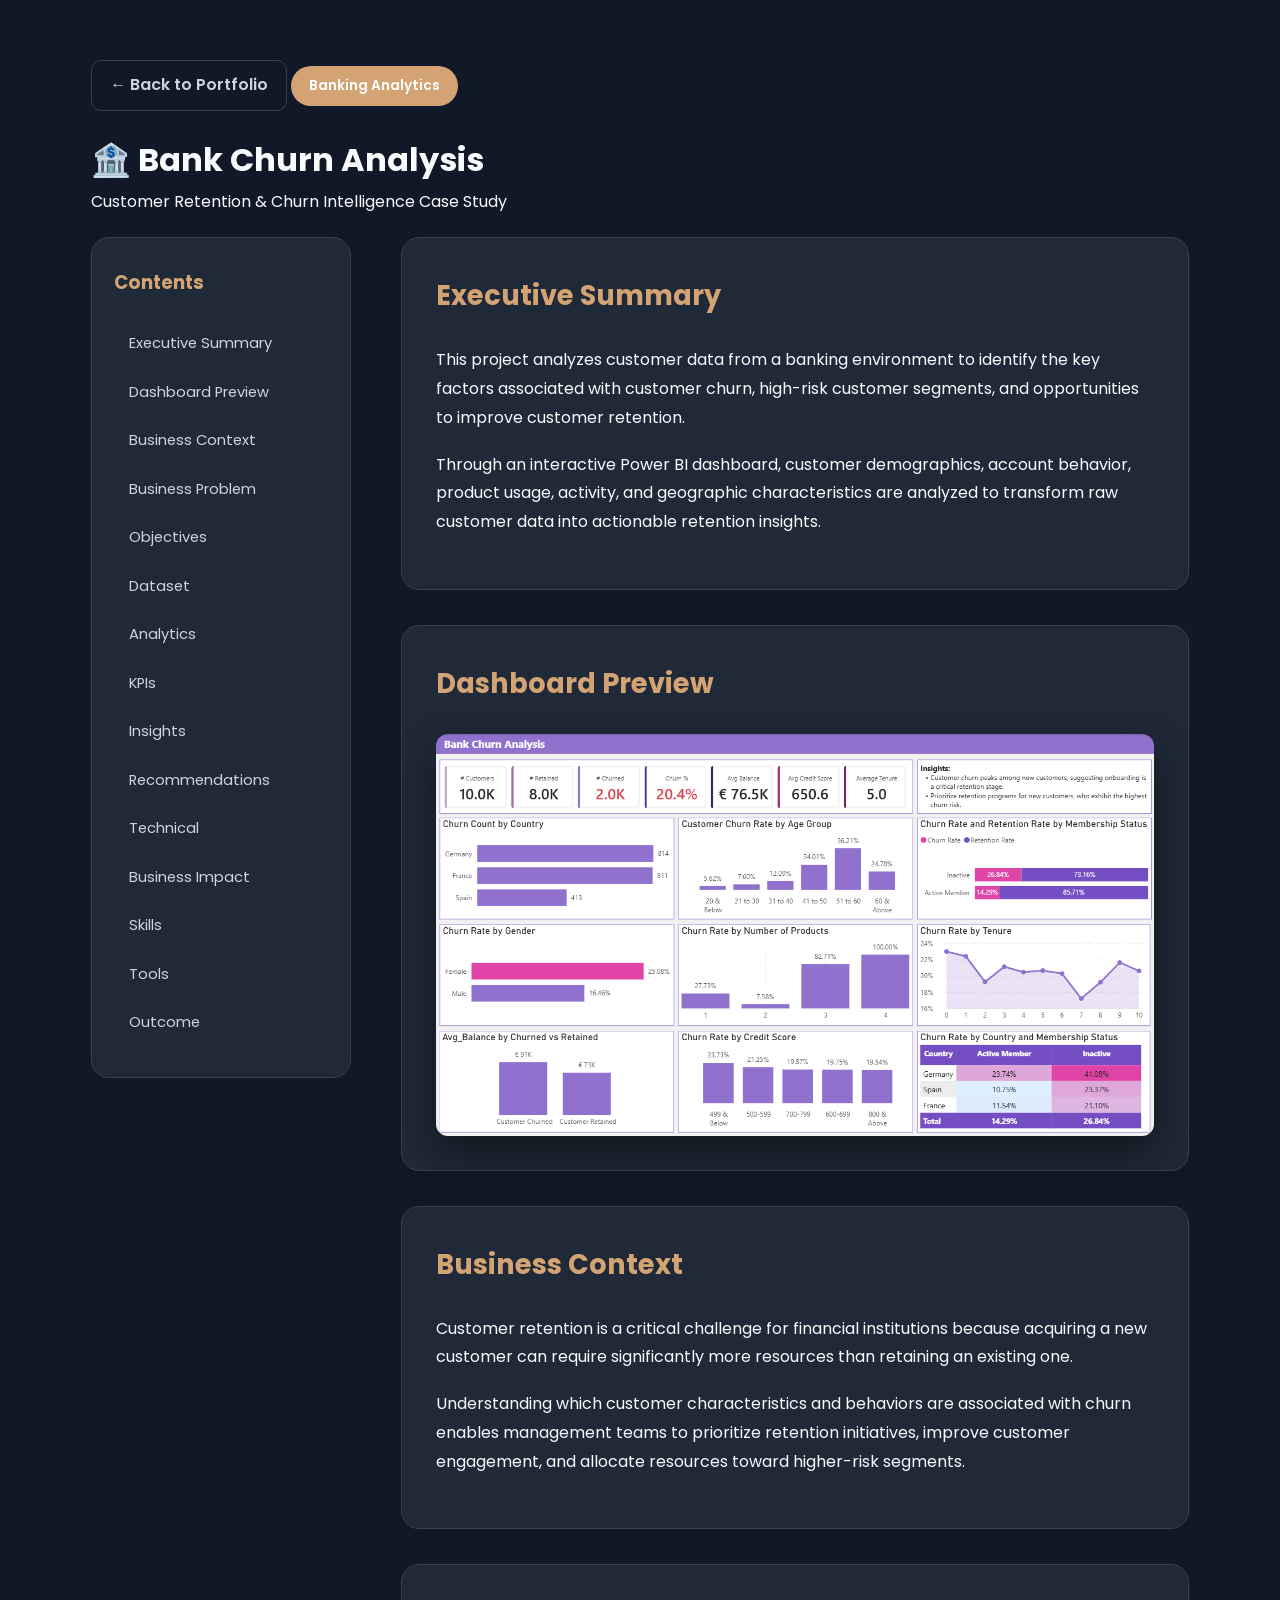
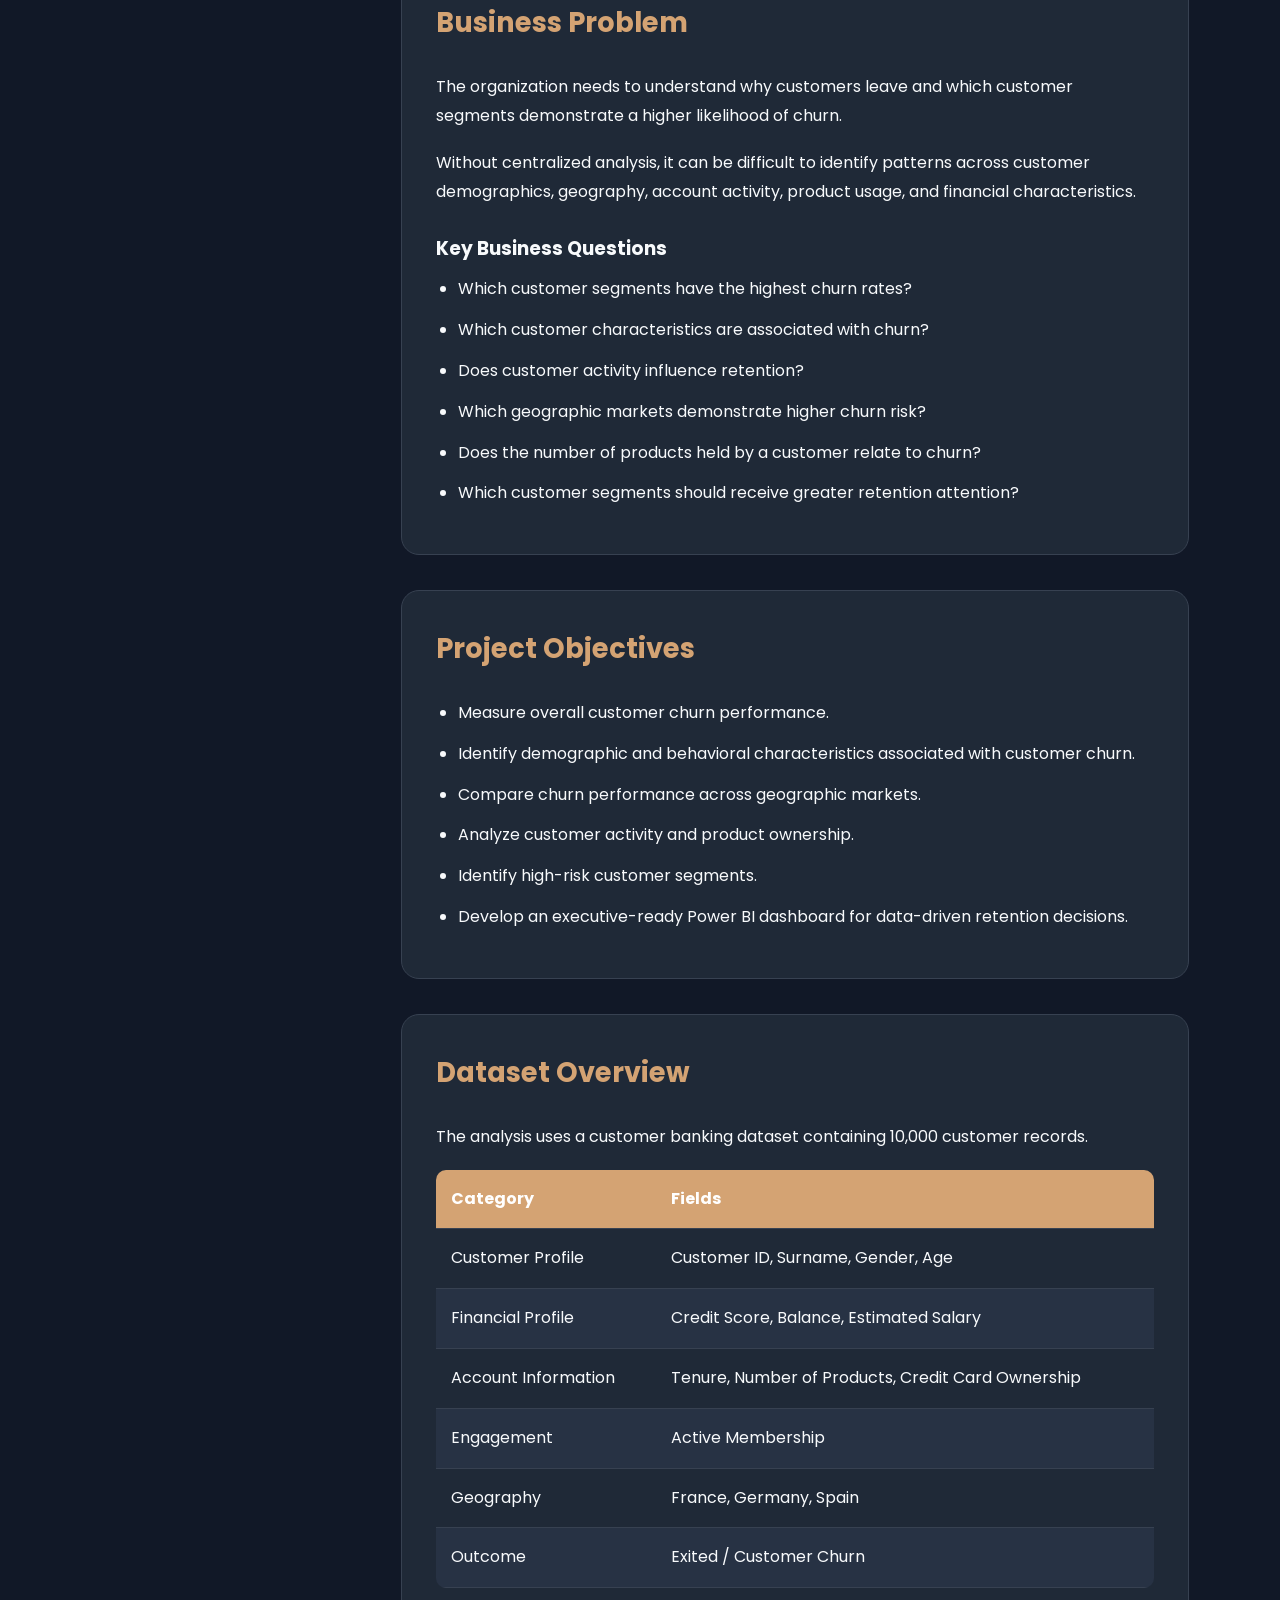
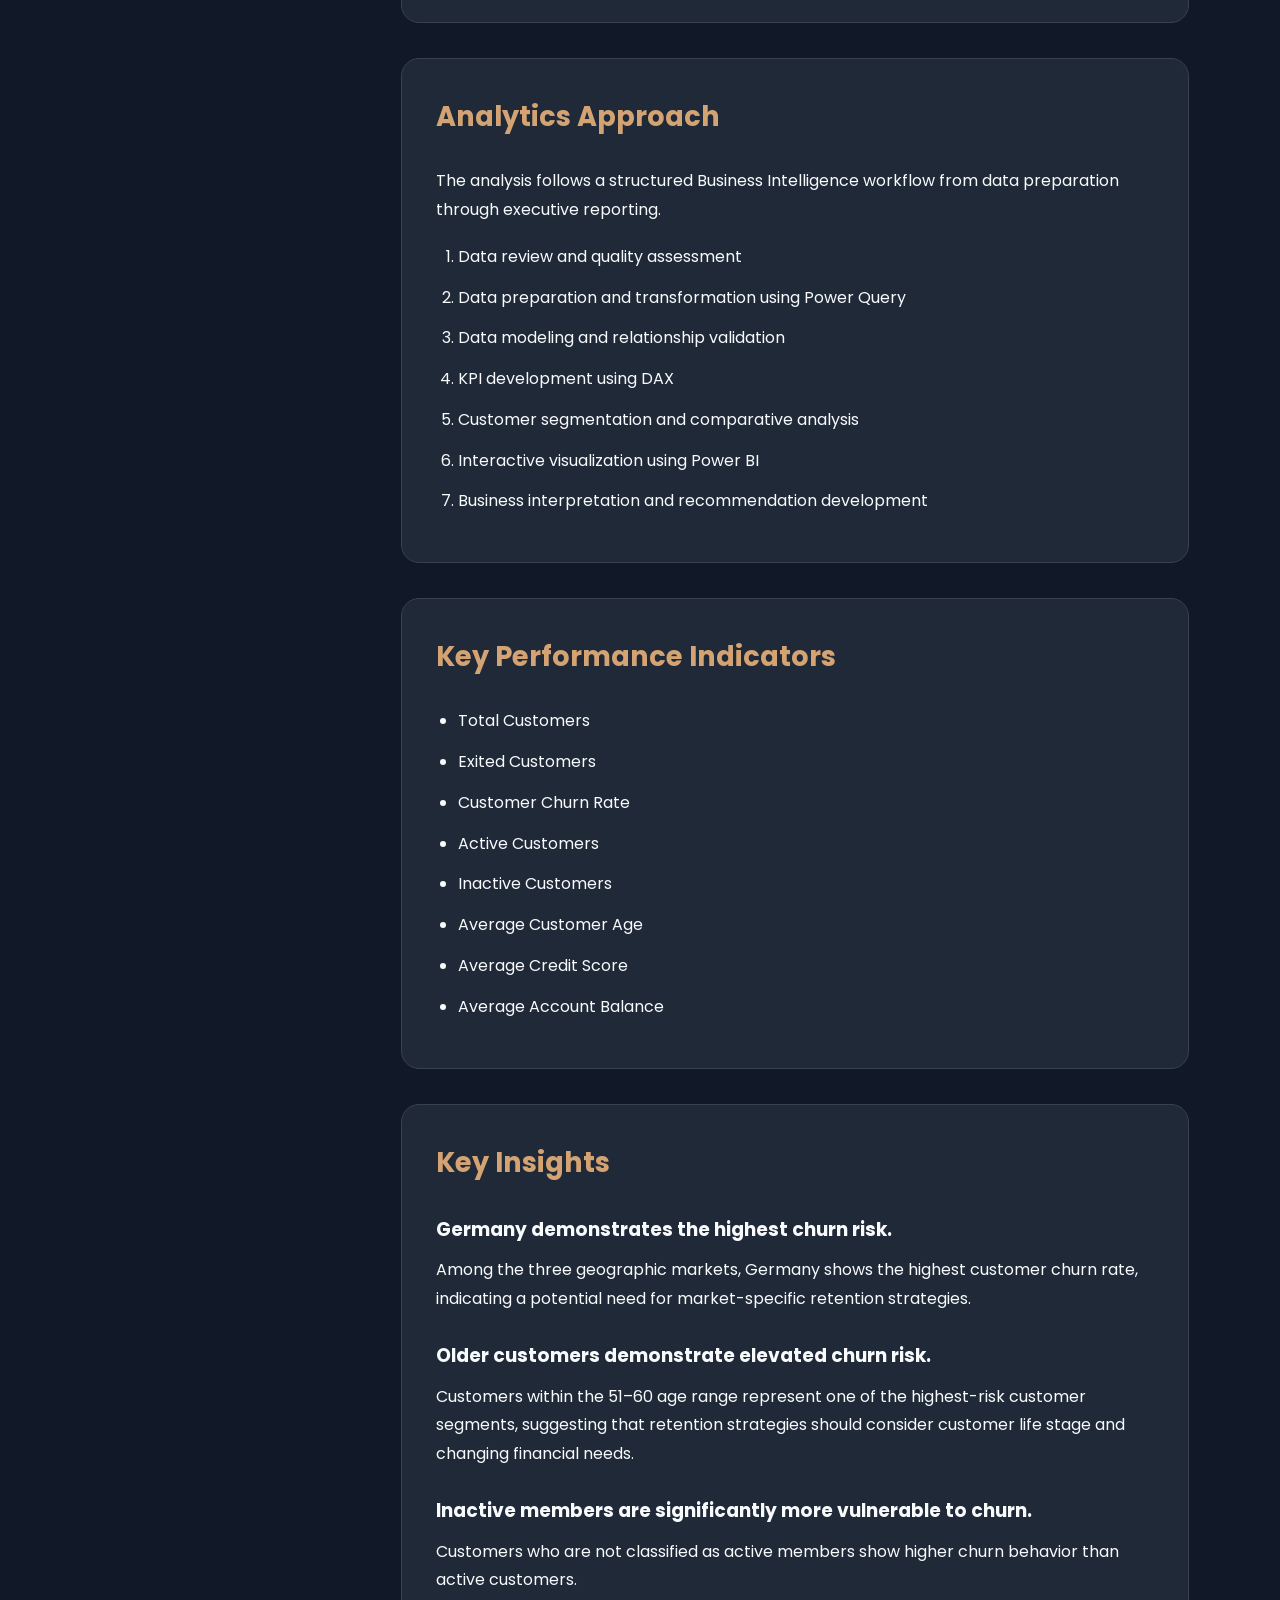
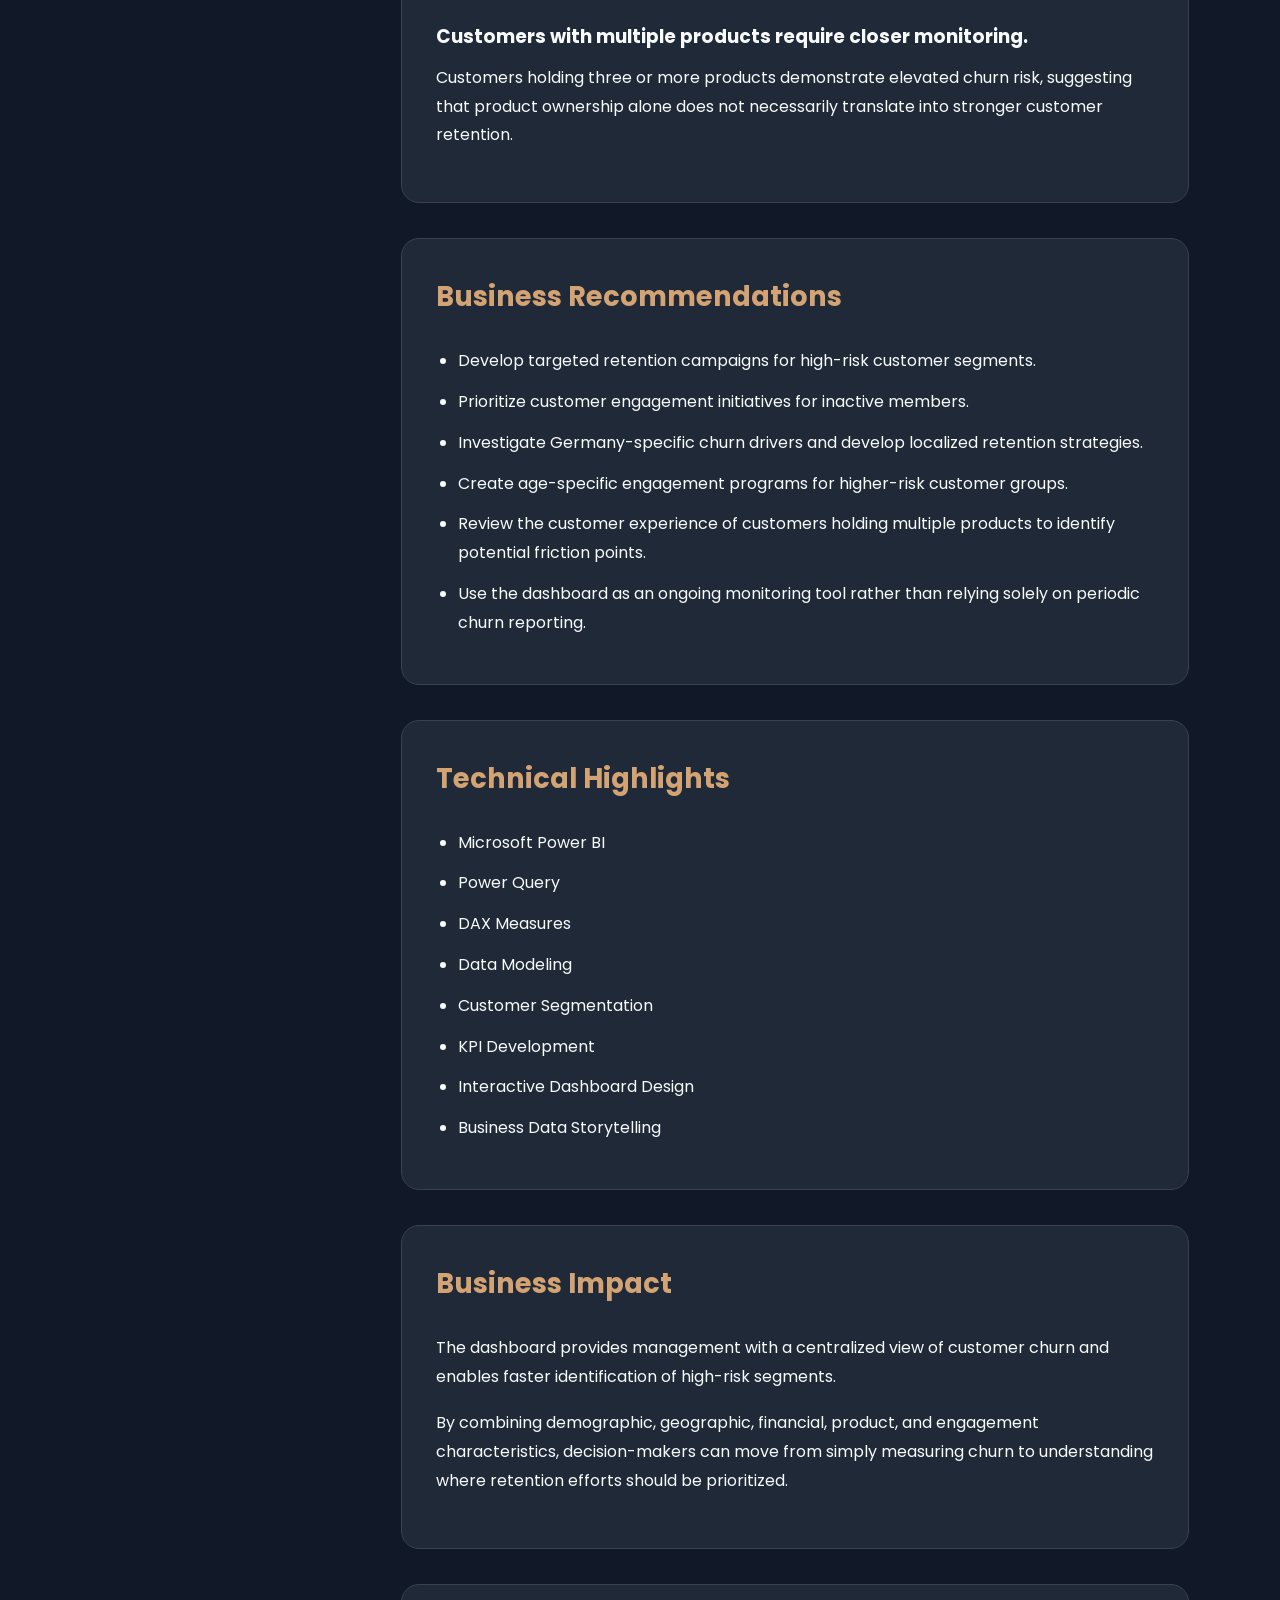
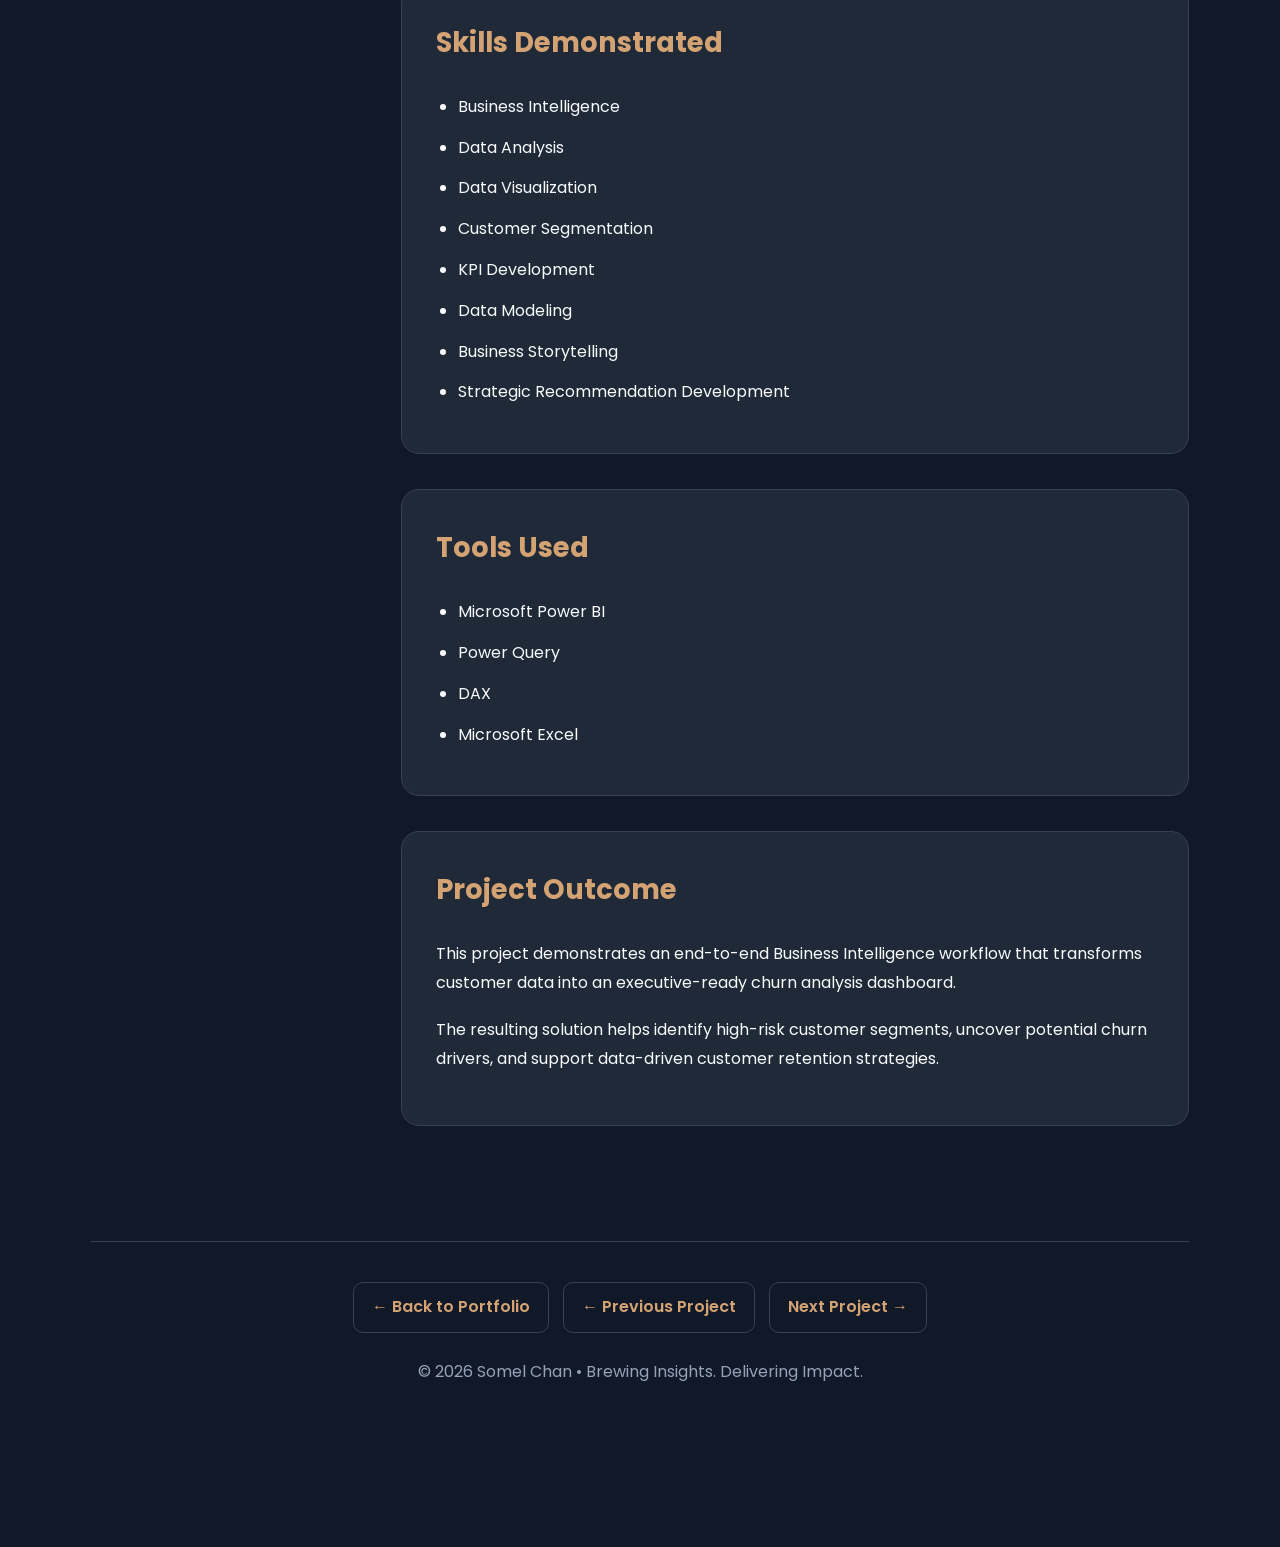
<file: case-studies/bank-churn-analysis/index.html>
<!DOCTYPE html>
<html lang="en">

<head>

<meta charset="UTF-8">

<meta name="viewport"
content="width=device-width, initial-scale=1.0">

<title>Bank Churn Analysis | Soms</title>

<link rel="preconnect" href="https://fonts.googleapis.com">

<link rel="preconnect"
href="https://fonts.gstatic.com"
crossorigin>

<link href="https://fonts.googleapis.com/css2?family=Poppins:wght@300;400;500;600;700;800&display=swap"
rel="stylesheet">

<link rel="stylesheet" href="style.css">

</head>


<body>



<!-- =====================================================
PAGE HEADER
===================================================== -->

<div class="container">

<a href="../../index.html#projects" class="back-btn">
    ← Back to Portfolio
</a>

<span class="industry">
    Banking Analytics
</span>

<h1>
    🏦 Bank Churn Analysis
</h1>

<p>
    Customer Retention & Churn Intelligence Case Study
</p>


</header>



<!-- =====================================================
CASE STUDY LAYOUT
===================================================== -->

<div class="case-layout">



<!-- =====================================================
SIDEBAR
===================================================== -->

<aside class="case-sidebar">


<h3>
Contents
</h3>


<a href="#summary">
Executive Summary
</a>


<a href="#dashboard">
Dashboard Preview
</a>


<a href="#context">
Business Context
</a>


<a href="#challenge">
Business Problem
</a>


<a href="#objectives">
Objectives
</a>


<a href="#dataset">
Dataset
</a>


<a href="#approach">
Analytics
</a>


<a href="#kpis">
KPIs
</a>


<a href="#findings">
Insights
</a>


<a href="#recommendations">
Recommendations
</a>


<a href="#technical">
Technical
</a>


<a href="#business-value">
Business Impact
</a>


<a href="#skills">
Skills
</a>


<a href="#tools">
Tools
</a>


<a href="#outcome">
Outcome
</a>


</aside>



<!-- =====================================================
MAIN CONTENT
===================================================== -->

<main class="case-content">



<!-- =====================================================
EXECUTIVE SUMMARY
===================================================== -->

<section id="summary">


<h2>
Executive Summary
</h2>


<p>

This project analyzes customer data from a banking environment
to identify the key factors associated with customer churn,
high-risk customer segments, and opportunities to improve
customer retention.

</p>


<p>

Through an interactive Power BI dashboard, customer
demographics, account behavior, product usage, activity,
and geographic characteristics are analyzed to transform
raw customer data into actionable retention insights.

</p>


</section>



<!-- =====================================================
DASHBOARD PREVIEW
===================================================== -->

<section id="dashboard">


<h2>
Dashboard Preview
</h2>


<img
src="dashboard.png"
alt="Bank Churn Analysis Power BI Dashboard"
>


</section>



<!-- =====================================================
BUSINESS CONTEXT
===================================================== -->

<section id="context">


<h2>
Business Context
</h2>


<p>

Customer retention is a critical challenge for financial
institutions because acquiring a new customer can require
significantly more resources than retaining an existing one.

</p>


<p>

Understanding which customer characteristics and behaviors
are associated with churn enables management teams to
prioritize retention initiatives, improve customer
engagement, and allocate resources toward higher-risk
segments.

</p>


</section>



<!-- =====================================================
BUSINESS PROBLEM
===================================================== -->

<section id="challenge">


<h2>
Business Problem
</h2>


<p>

The organization needs to understand why customers leave
and which customer segments demonstrate a higher likelihood
of churn.

</p>


<p>

Without centralized analysis, it can be difficult to identify
patterns across customer demographics, geography, account
activity, product usage, and financial characteristics.

</p>


<h3>
Key Business Questions
</h3>


<ul>

<li>
Which customer segments have the highest churn rates?
</li>

<li>
Which customer characteristics are associated with churn?
</li>

<li>
Does customer activity influence retention?
</li>

<li>
Which geographic markets demonstrate higher churn risk?
</li>

<li>
Does the number of products held by a customer relate to churn?
</li>

<li>
Which customer segments should receive greater retention attention?
</li>

</ul>


</section>



<!-- =====================================================
OBJECTIVES
===================================================== -->

<section id="objectives">


<h2>
Project Objectives
</h2>


<ul>

<li>
Measure overall customer churn performance.
</li>

<li>
Identify demographic and behavioral characteristics
associated with customer churn.
</li>

<li>
Compare churn performance across geographic markets.
</li>

<li>
Analyze customer activity and product ownership.
</li>

<li>
Identify high-risk customer segments.
</li>

<li>
Develop an executive-ready Power BI dashboard
for data-driven retention decisions.
</li>

</ul>


</section>



<!-- =====================================================
DATASET
===================================================== -->

<section id="dataset">


<h2>
Dataset Overview
</h2>


<p>

The analysis uses a customer banking dataset containing
10,000 customer records.

</p>


<table>

<thead>

<tr>

<th>
Category
</th>

<th>
Fields
</th>

</tr>

</thead>


<tbody>

<tr>

<td>
Customer Profile
</td>

<td>
Customer ID, Surname, Gender, Age
</td>

</tr>


<tr>

<td>
Financial Profile
</td>

<td>
Credit Score, Balance, Estimated Salary
</td>

</tr>


<tr>

<td>
Account Information
</td>

<td>
Tenure, Number of Products, Credit Card Ownership
</td>

</tr>


<tr>

<td>
Engagement
</td>

<td>
Active Membership
</td>

</tr>


<tr>

<td>
Geography
</td>

<td>
France, Germany, Spain
</td>

</tr>


<tr>

<td>
Outcome
</td>

<td>
Exited / Customer Churn
</td>

</tr>

</tbody>

</table>


</section>



<!-- =====================================================
ANALYTICS APPROACH
===================================================== -->

<section id="approach">


<h2>
Analytics Approach
</h2>


<p>

The analysis follows a structured Business Intelligence
workflow from data preparation through executive reporting.

</p>


<ol>

<li>
Data review and quality assessment
</li>

<li>
Data preparation and transformation using Power Query
</li>

<li>
Data modeling and relationship validation
</li>

<li>
KPI development using DAX
</li>

<li>
Customer segmentation and comparative analysis
</li>

<li>
Interactive visualization using Power BI
</li>

<li>
Business interpretation and recommendation development
</li>

</ol>


</section>



<!-- =====================================================
KPIs
===================================================== -->

<section id="kpis">


<h2>
Key Performance Indicators
</h2>


<ul>

<li>
Total Customers
</li>

<li>
Exited Customers
</li>

<li>
Customer Churn Rate
</li>

<li>
Active Customers
</li>

<li>
Inactive Customers
</li>

<li>
Average Customer Age
</li>

<li>
Average Credit Score
</li>

<li>
Average Account Balance
</li>

</ul>


</section>



<!-- =====================================================
INSIGHTS
===================================================== -->

<section id="findings">


<h2>
Key Insights
</h2>



<h3>
Germany demonstrates the highest churn risk.
</h3>


<p>

Among the three geographic markets, Germany shows the
highest customer churn rate, indicating a potential need
for market-specific retention strategies.

</p>



<h3>
Older customers demonstrate elevated churn risk.
</h3>


<p>

Customers within the 51–60 age range represent one of the
highest-risk customer segments, suggesting that retention
strategies should consider customer life stage and changing
financial needs.

</p>



<h3>
Inactive members are significantly more vulnerable to churn.
</h3>


<p>

Customers who are not classified as active members show
higher churn behavior than active customers.

</p>


<h3>
Customers with multiple products require closer monitoring.
</h3>


<p>

Customers holding three or more products demonstrate
elevated churn risk, suggesting that product ownership alone
does not necessarily translate into stronger customer
retention.

</p>


</section>



<!-- =====================================================
RECOMMENDATIONS
===================================================== -->

<section id="recommendations">


<h2>
Business Recommendations
</h2>


<ul>

<li>

Develop targeted retention campaigns for
high-risk customer segments.

</li>


<li>

Prioritize customer engagement initiatives for
inactive members.

</li>


<li>

Investigate Germany-specific churn drivers and
develop localized retention strategies.

</li>


<li>

Create age-specific engagement programs for
higher-risk customer groups.

</li>


<li>

Review the customer experience of customers holding
multiple products to identify potential friction points.

</li>


<li>

Use the dashboard as an ongoing monitoring tool rather
than relying solely on periodic churn reporting.

</li>

</ul>


</section>



<!-- =====================================================
TECHNICAL
===================================================== -->

<section id="technical">


<h2>
Technical Highlights
</h2>


<ul>

<li>
Microsoft Power BI
</li>

<li>
Power Query
</li>

<li>
DAX Measures
</li>

<li>
Data Modeling
</li>

<li>
Customer Segmentation
</li>

<li>
KPI Development
</li>

<li>
Interactive Dashboard Design
</li>

<li>
Business Data Storytelling
</li>

</ul>


</section>



<!-- =====================================================
BUSINESS VALUE
===================================================== -->

<section id="business-value">


<h2>
Business Impact
</h2>


<p>

The dashboard provides management with a centralized view
of customer churn and enables faster identification of
high-risk segments.

</p>


<p>

By combining demographic, geographic, financial, product,
and engagement characteristics, decision-makers can move
from simply measuring churn to understanding where
retention efforts should be prioritized.

</p>


</section>



<!-- =====================================================
SKILLS
===================================================== -->

<section id="skills">


<h2>
Skills Demonstrated
</h2>


<ul>

<li>
Business Intelligence
</li>

<li>
Data Analysis
</li>

<li>
Data Visualization
</li>

<li>
Customer Segmentation
</li>

<li>
KPI Development
</li>

<li>
Data Modeling
</li>

<li>
Business Storytelling
</li>

<li>
Strategic Recommendation Development
</li>

</ul>


</section>



<!-- =====================================================
TOOLS
===================================================== -->

<section id="tools">


<h2>
Tools Used
</h2>


<ul>

<li>
Microsoft Power BI
</li>

<li>
Power Query
</li>

<li>
DAX
</li>

<li>
Microsoft Excel
</li>

</ul>


</section>



<!-- =====================================================
OUTCOME
===================================================== -->

<section id="outcome">


<h2>
Project Outcome
</h2>


<p>

This project demonstrates an end-to-end Business Intelligence
workflow that transforms customer data into an executive-ready
churn analysis dashboard.

</p>


<p>

The resulting solution helps identify high-risk customer
segments, uncover potential churn drivers, and support
data-driven customer retention strategies.

</p>


</section>



</main>


</div>


<!-- =====================================================
FOOTER
===================================================== -->

<footer>


<div class="project-navigation">


<a href="../../index.html">
← Back to Portfolio
</a>


<a href="../airbnb-executive-dashboard/index.html">
← Previous Project
</a>


<a href="../hospital-er-analysis/index.html">
Next Project →
</a>


</div>


<p>

© 2026 Somel Chan • Brewing Insights. Delivering Impact.

</p>


</footer>


</div>


</body>

</html>
</file>
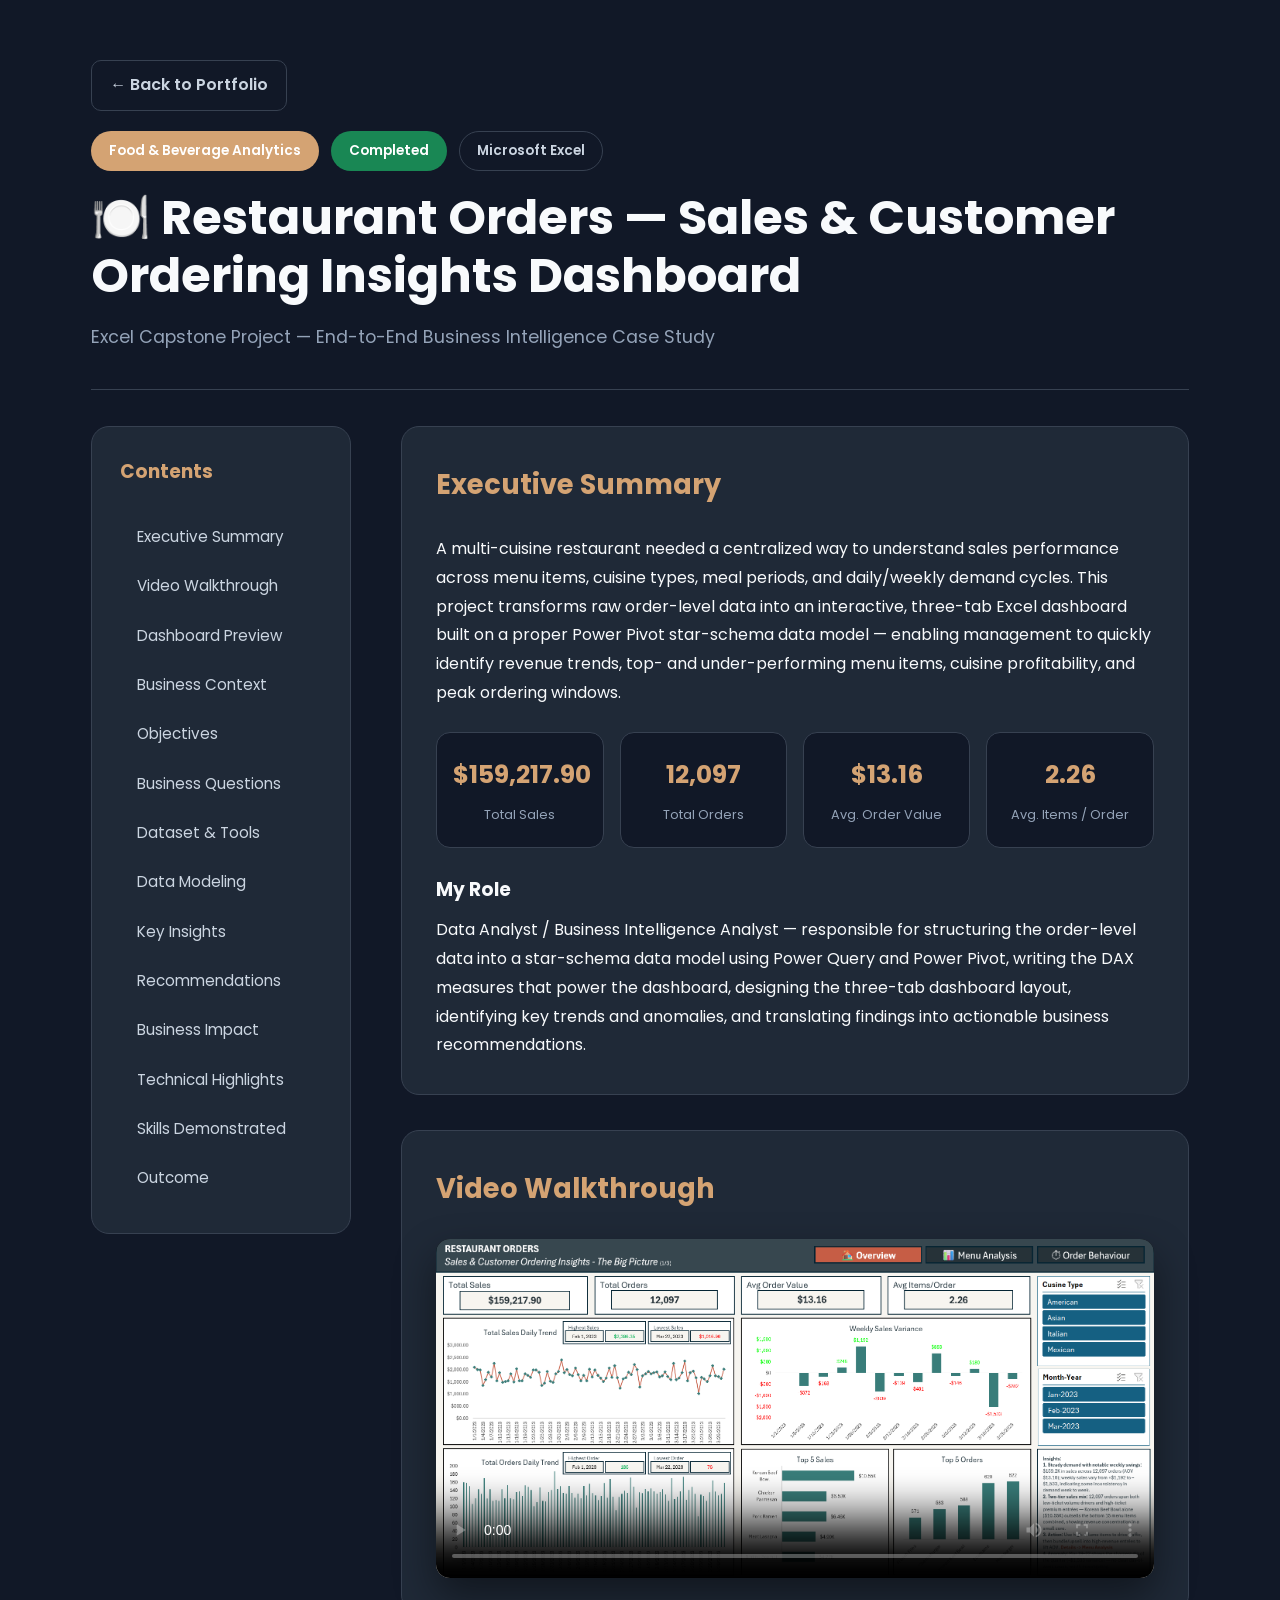
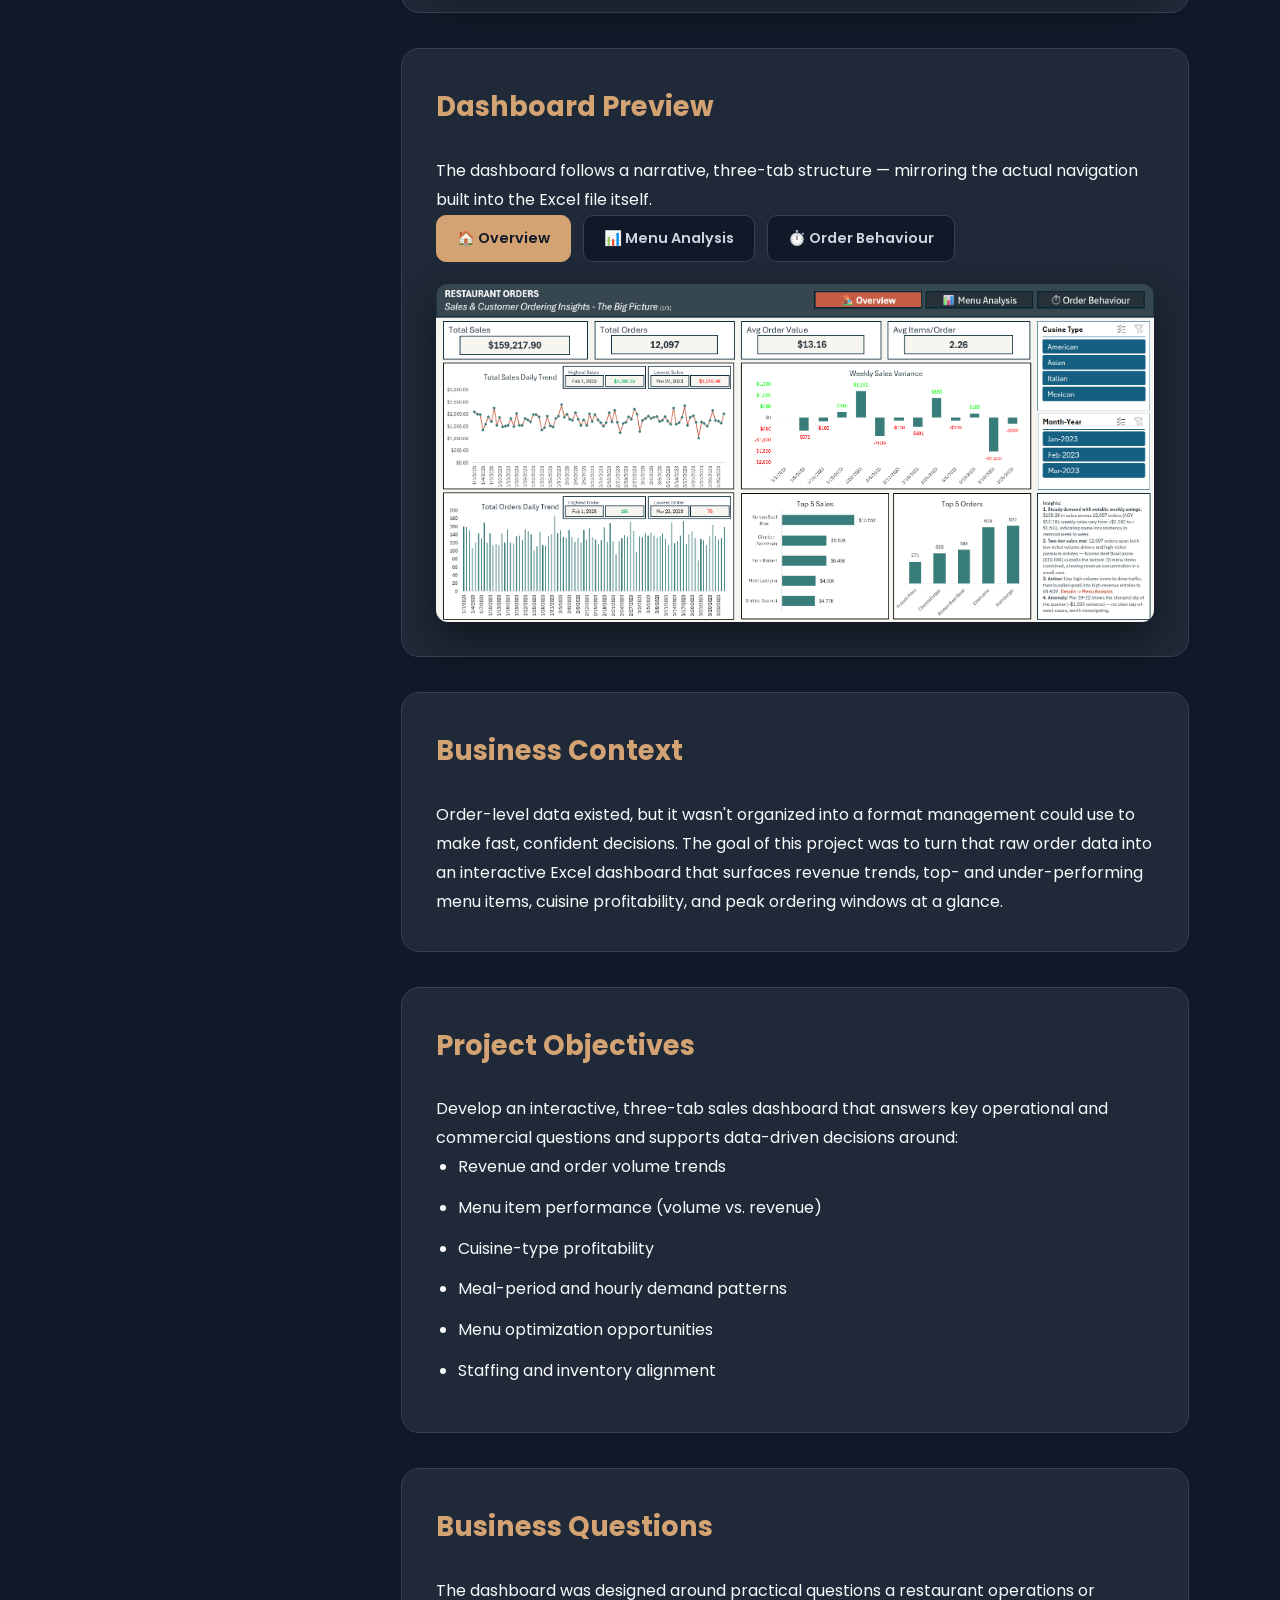
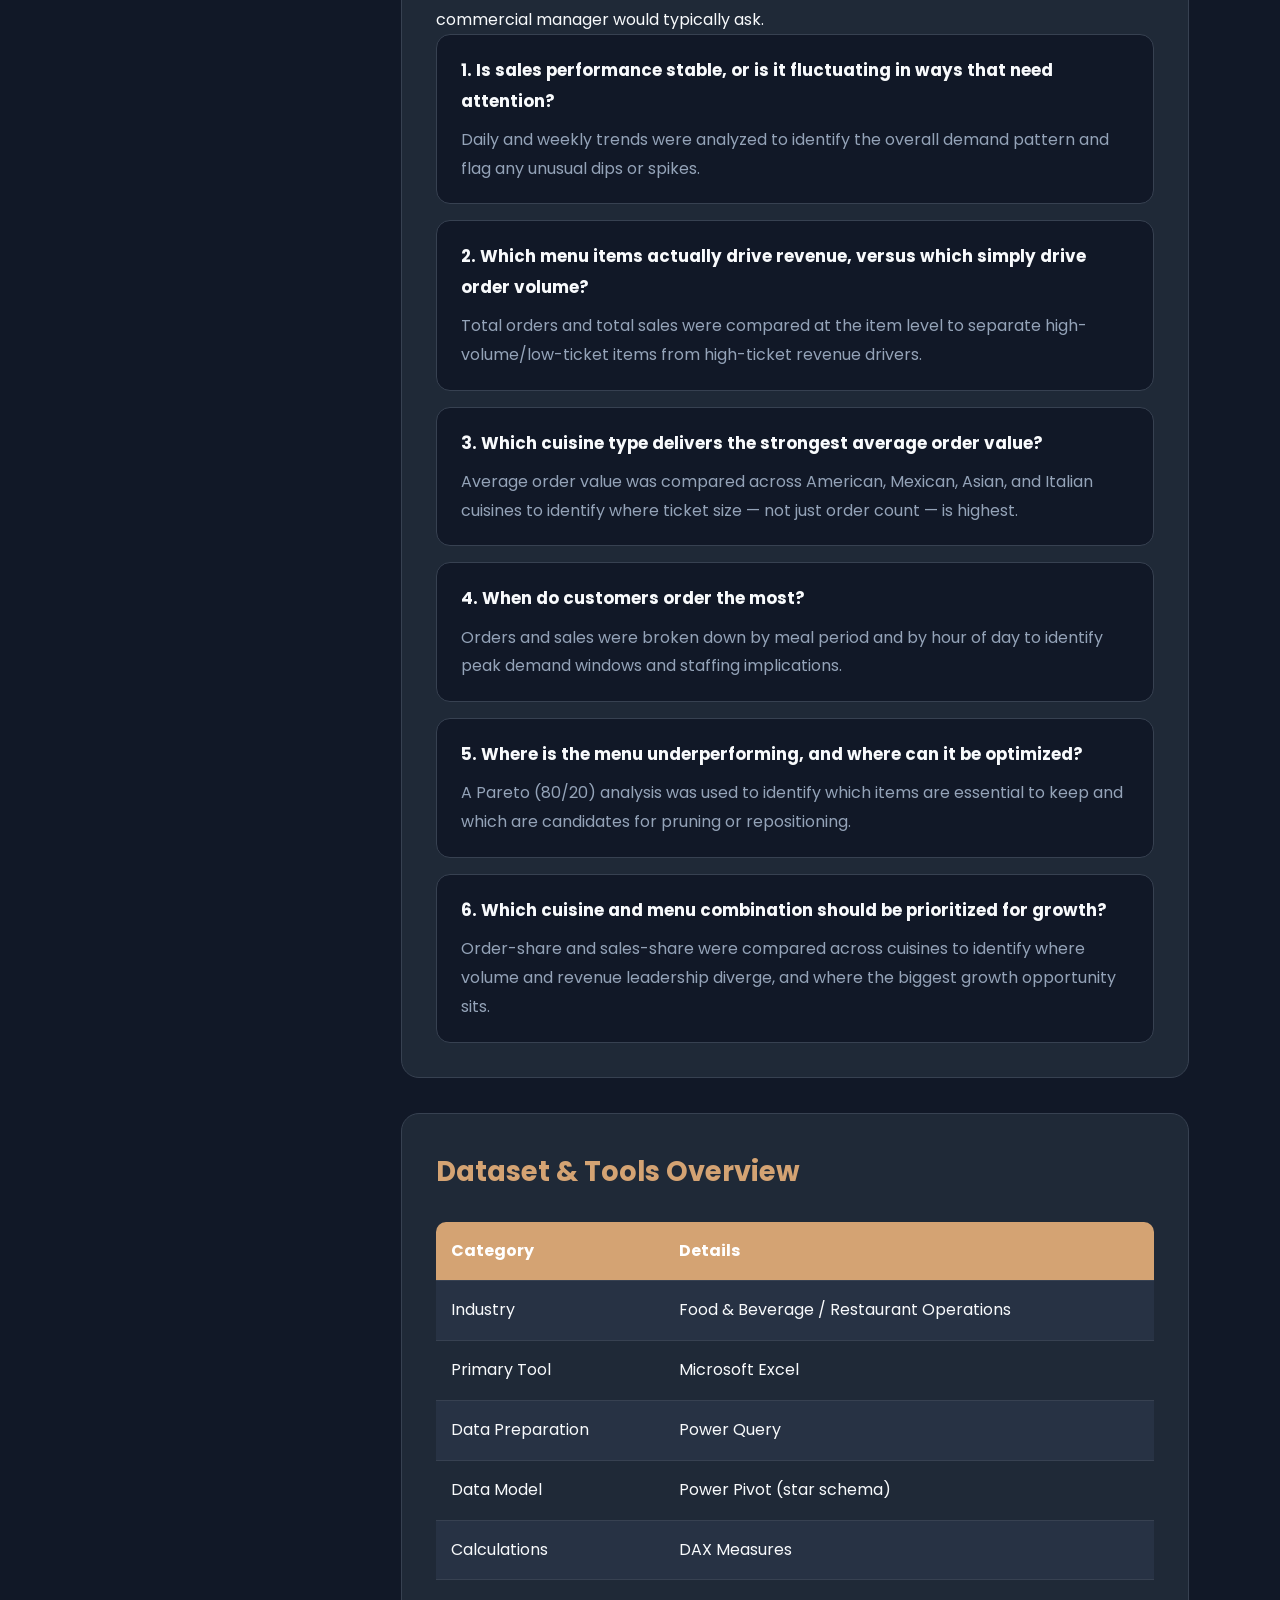
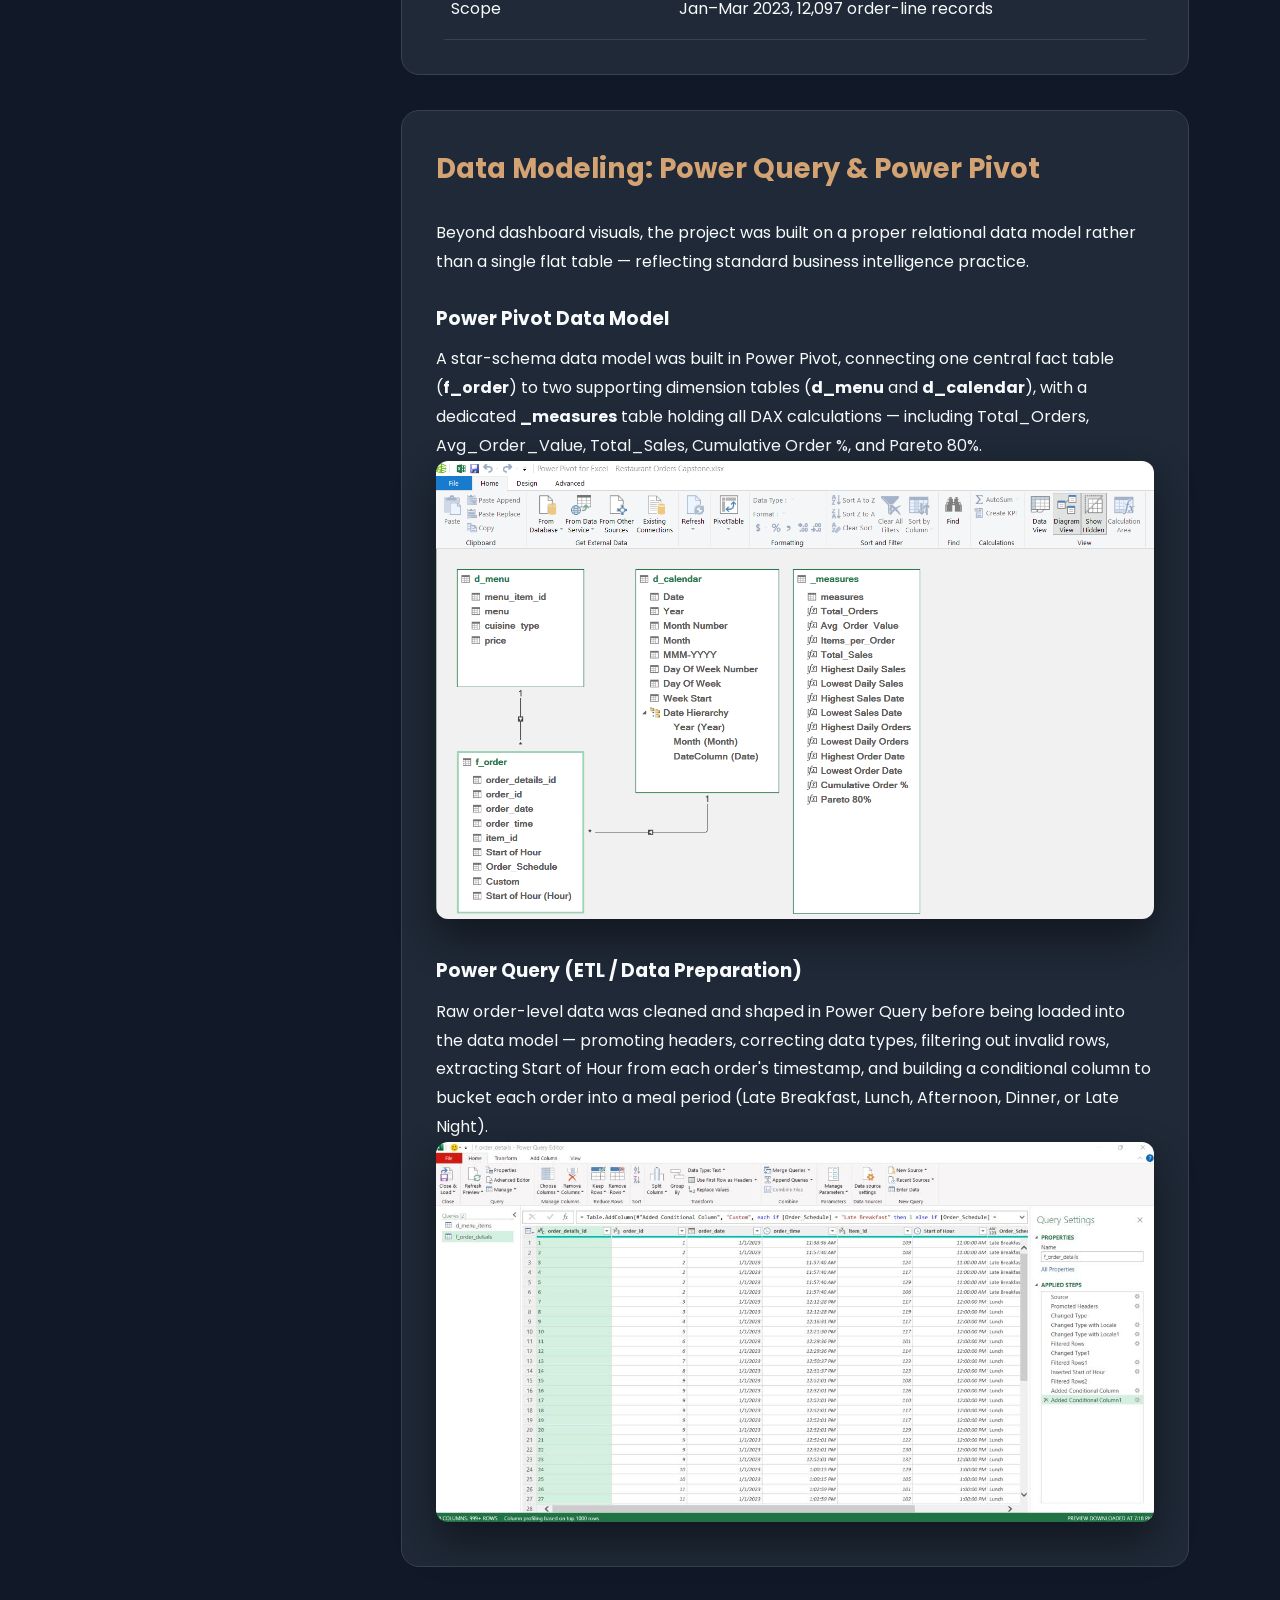
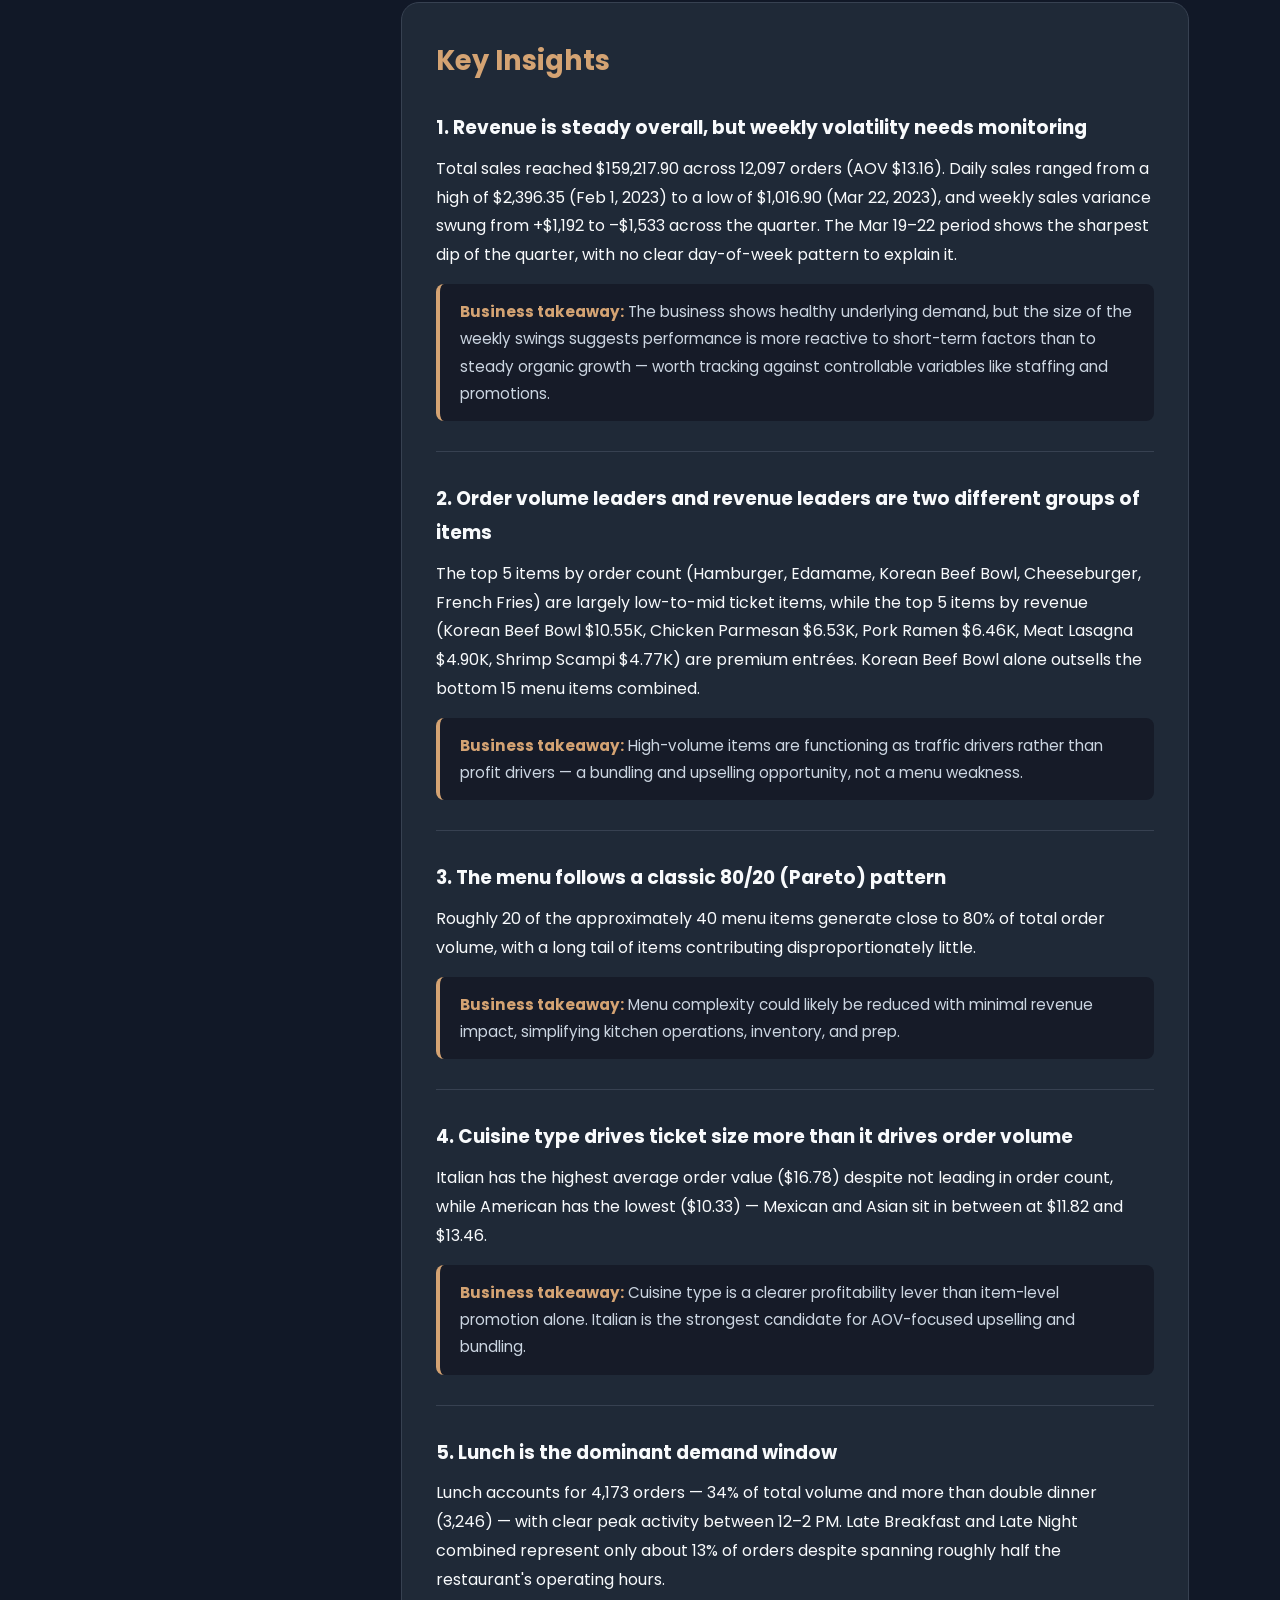
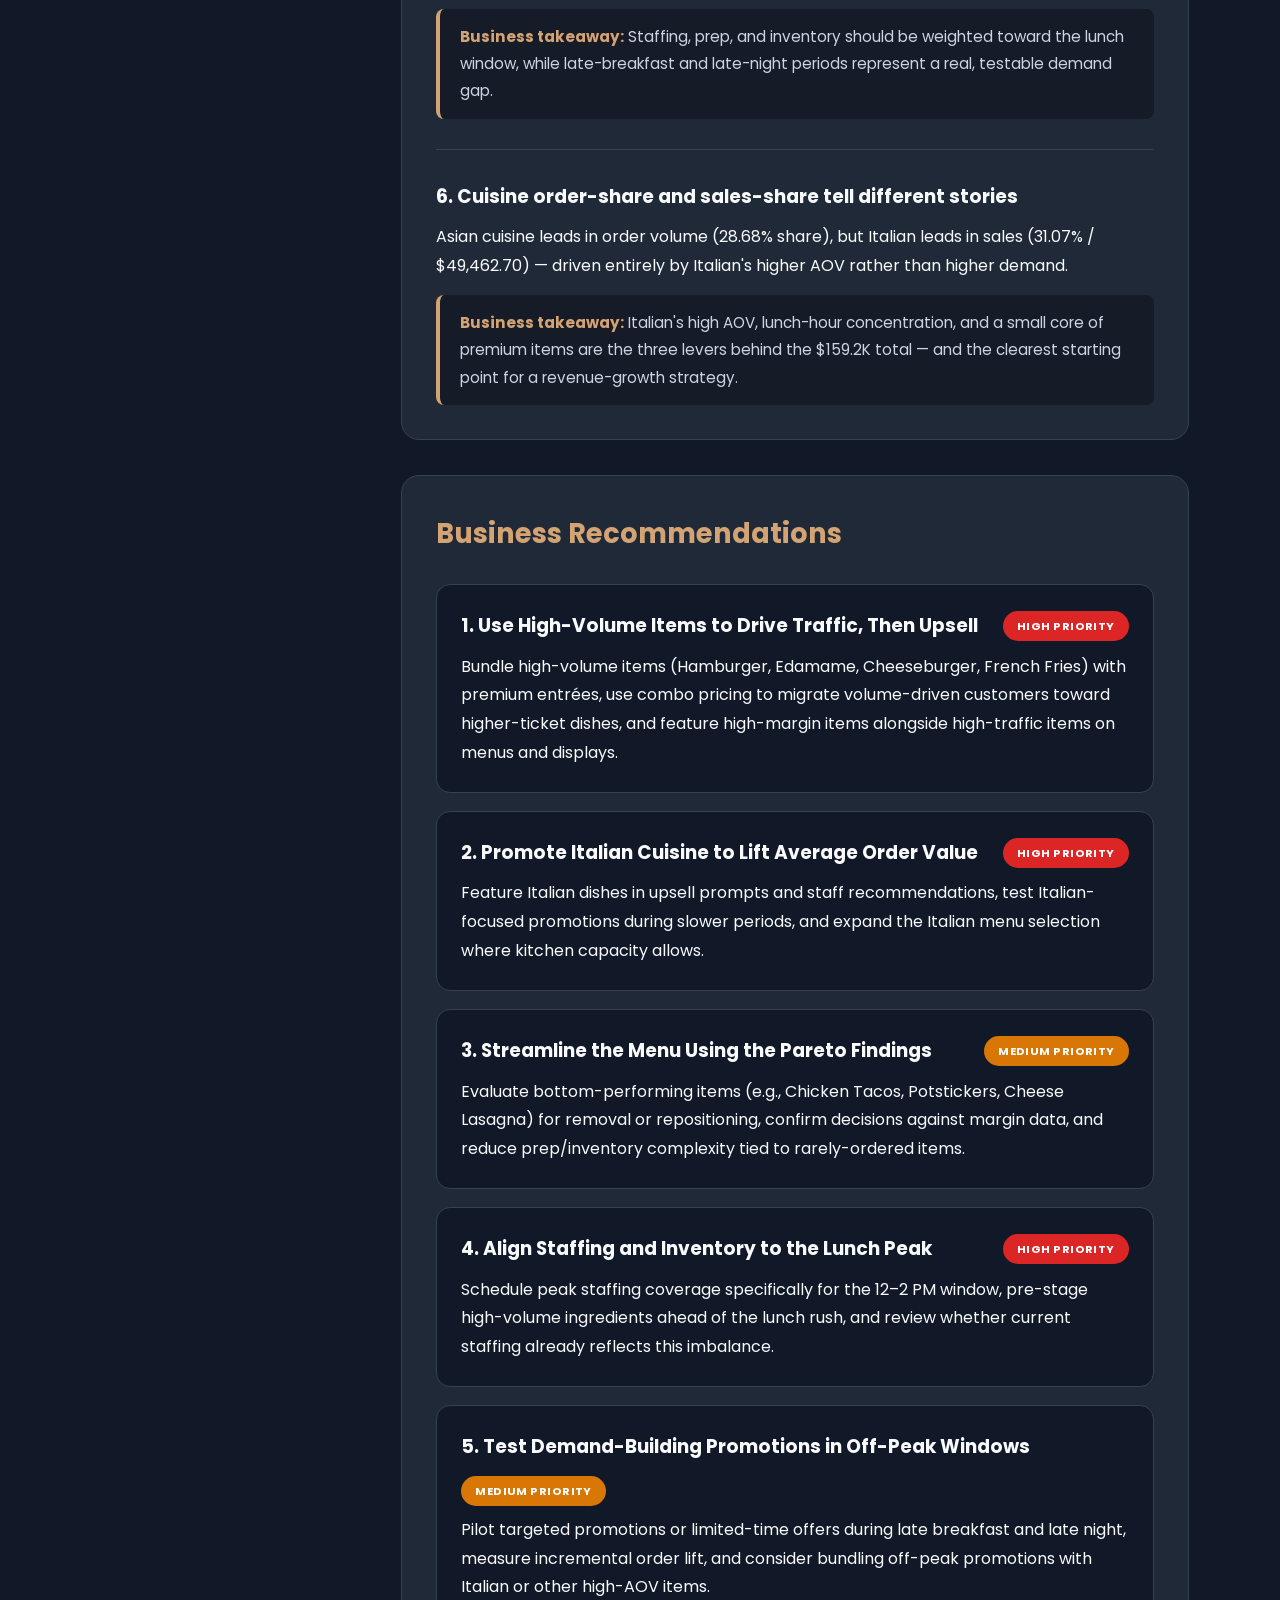
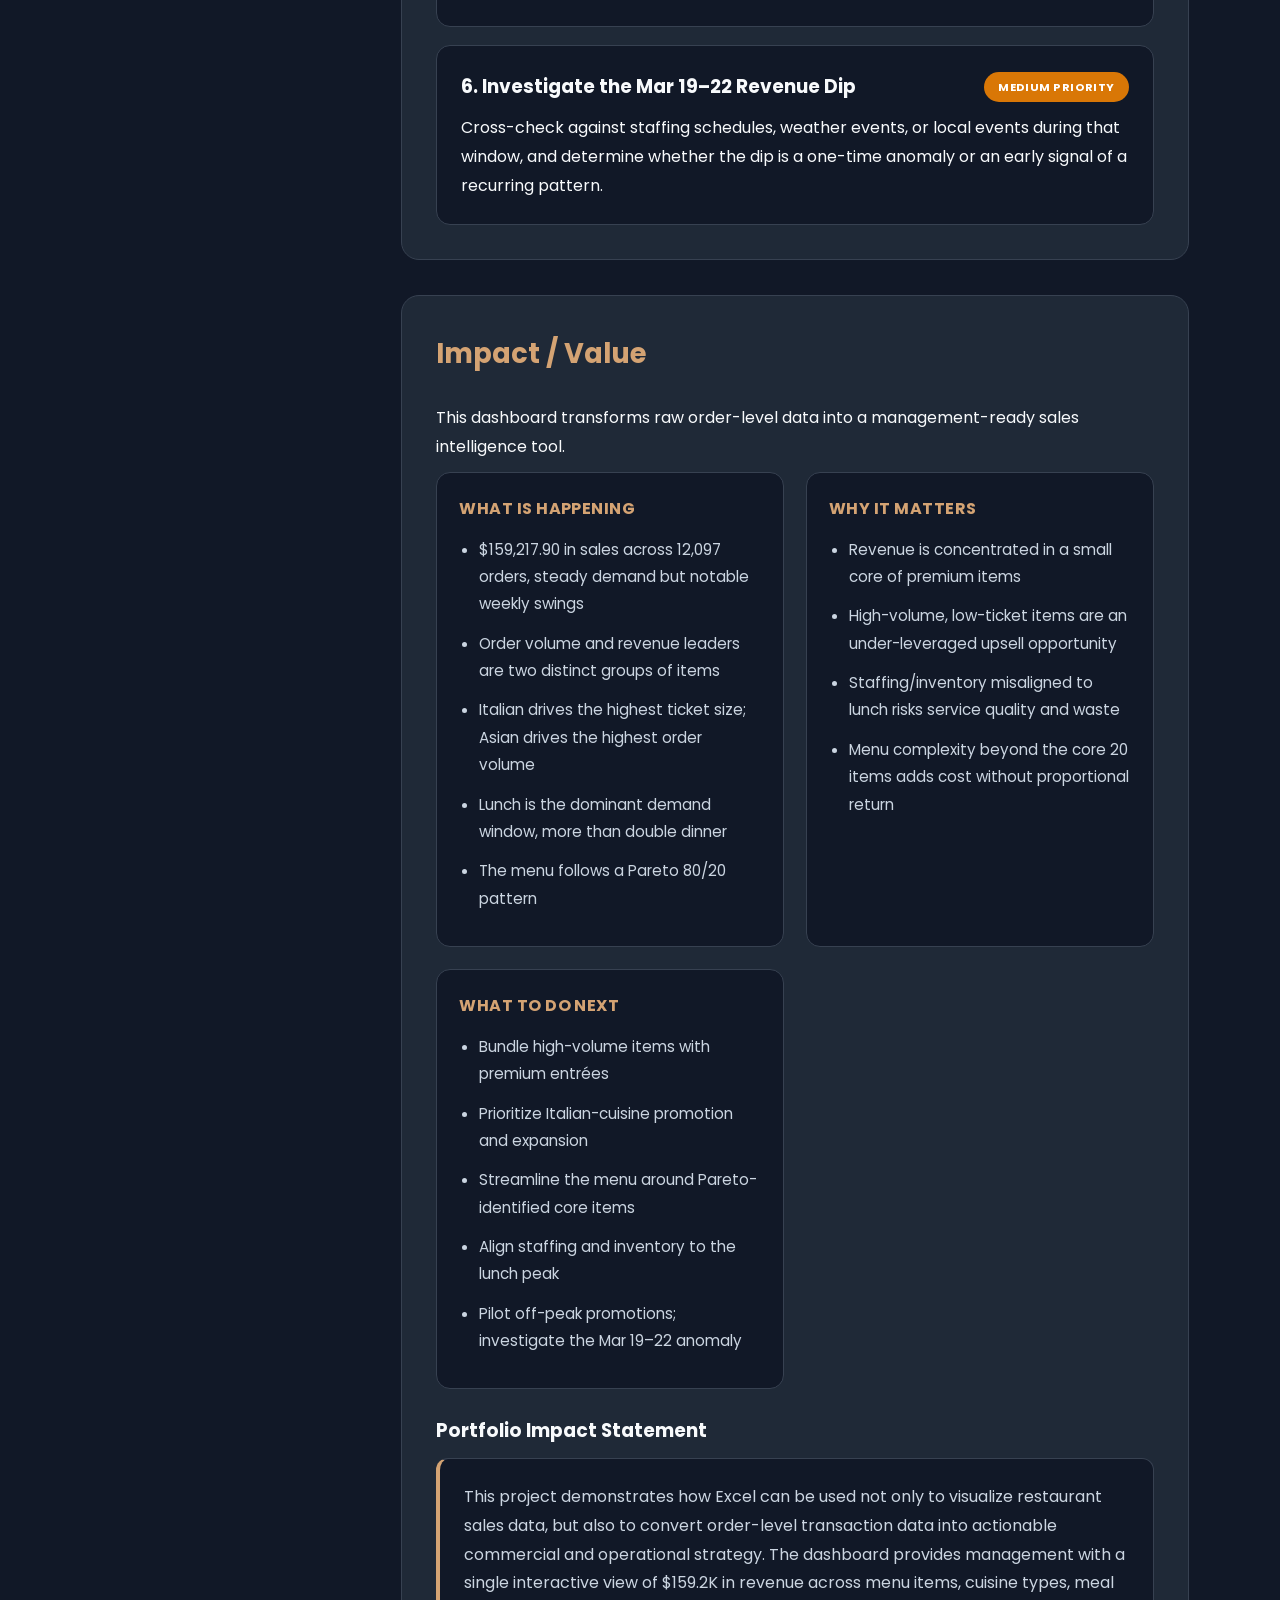
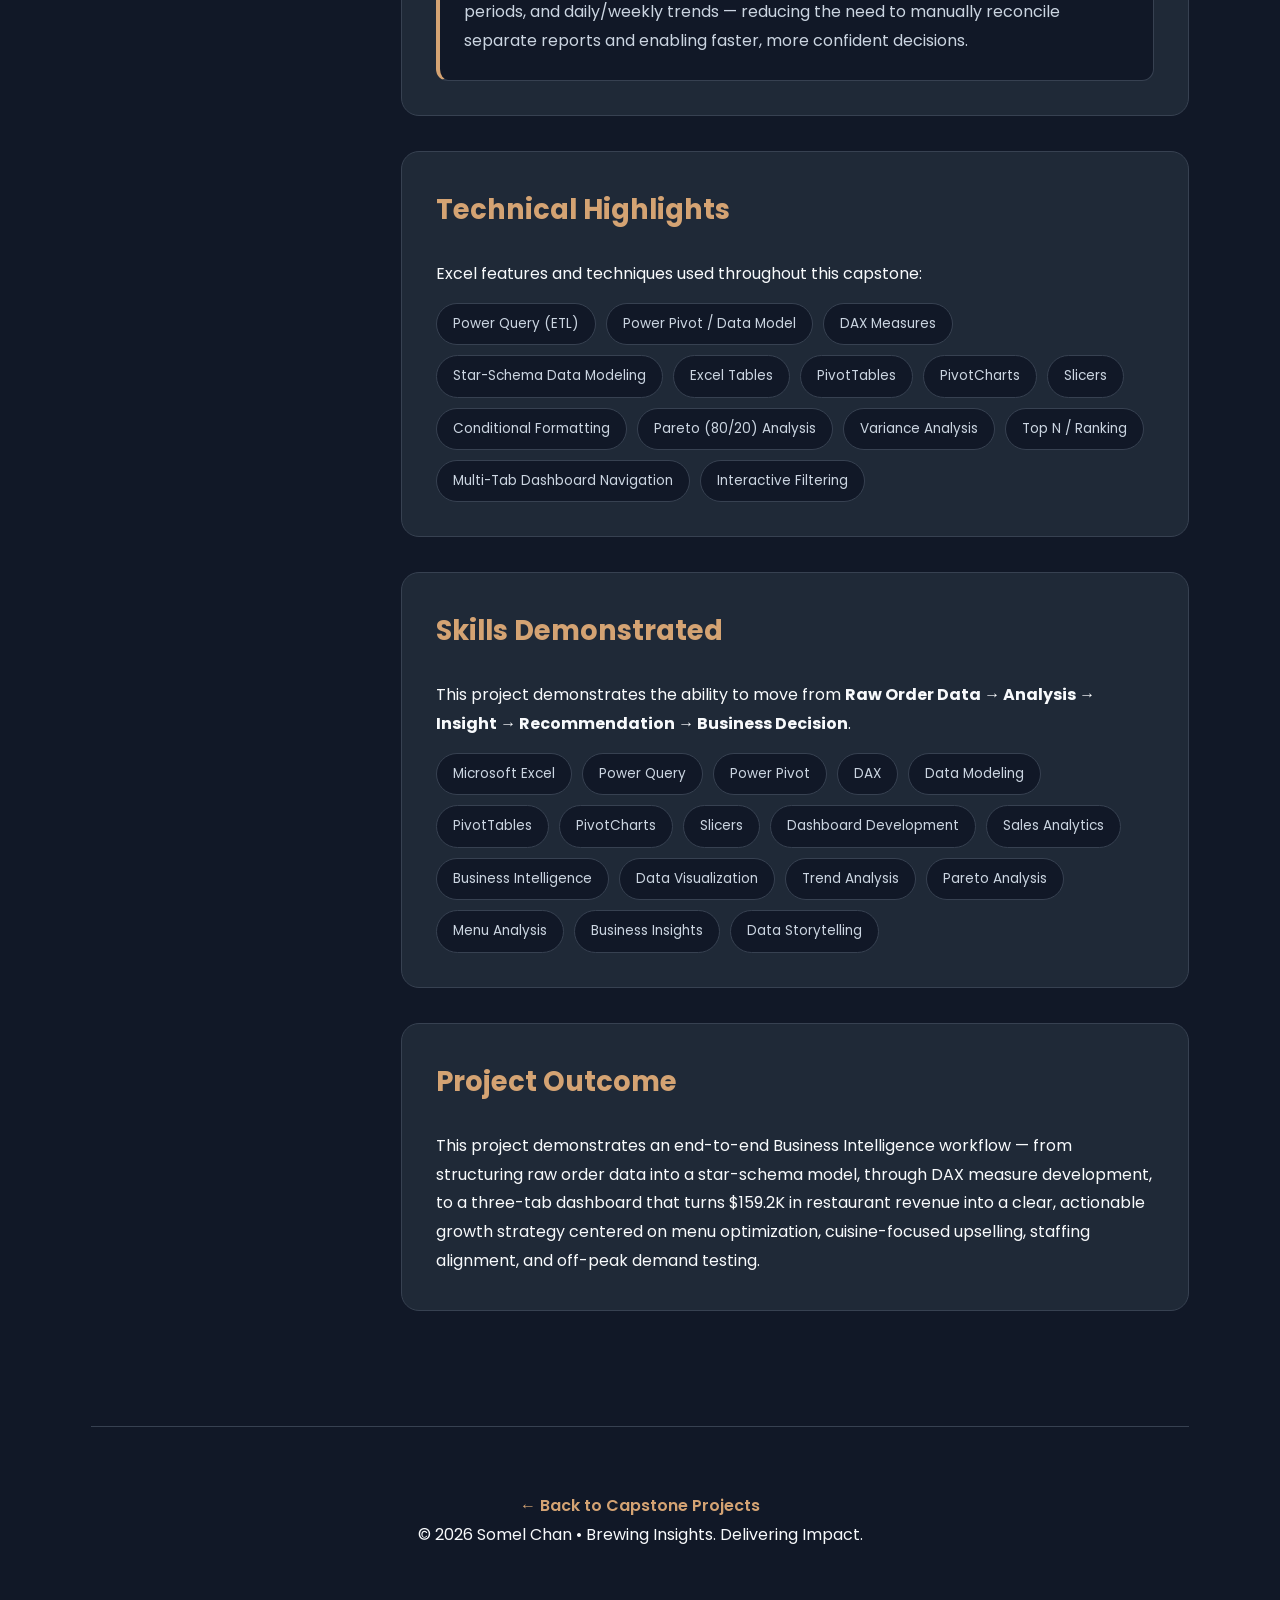
<file: case-studies/capstone-excel-restaurant-orders/index.html>
<!DOCTYPE html>
<html lang="en">

<head>

<meta charset="UTF-8">

<meta name="viewport" content="width=device-width, initial-scale=1.0">

<title>Excel Capstone: Restaurant Orders Dashboard | Soms</title>

<link rel="preconnect" href="https://fonts.googleapis.com">

<link rel="preconnect" href="https://fonts.gstatic.com" crossorigin>

<link href="https://fonts.googleapis.com/css2?family=Poppins:wght@300;400;500;600;700;800&display=swap" rel="stylesheet">

<link rel="stylesheet" href="style.css">

</head>

<body>

<div class="container">

<a href="../../index.html#capstone" class="back-btn">
← Back to Portfolio
</a>

<header class="page-header">

    <div class="badges-row">
        <span class="industry">Food &amp; Beverage Analytics</span>
        <span class="status completed">Completed</span>
        <span class="tool-badge">Microsoft Excel</span>
    </div>

    <h1>
        🍽️ Restaurant Orders — Sales &amp; Customer Ordering Insights Dashboard
    </h1>

    <p>
        Excel Capstone Project — End-to-End Business Intelligence Case Study
    </p>

</header>

<div class="case-layout">

<aside class="case-sidebar">

    <h3>Contents</h3>

    <a href="#summary">Executive Summary</a>

    <a href="#video">Video Walkthrough</a>

    <a href="#dashboard">Dashboard Preview</a>

    <a href="#context">Business Context</a>

    <a href="#objectives">Objectives</a>

    <a href="#questions">Business Questions</a>

    <a href="#dataset">Dataset &amp; Tools</a>

    <a href="#modeling">Data Modeling</a>

    <a href="#insights">Key Insights</a>

    <a href="#recommendations">Recommendations</a>

    <a href="#impact">Business Impact</a>

    <a href="#technical">Technical Highlights</a>

    <a href="#skills">Skills Demonstrated</a>

    <a href="#outcome">Outcome</a>

</aside>

<main class="case-content">

<section id="summary">

<h2>Executive Summary</h2>

<p>
    A multi-cuisine restaurant needed a centralized way to understand sales
    performance across menu items, cuisine types, meal periods, and daily/weekly
    demand cycles. This project transforms raw order-level data into an
    interactive, three-tab Excel dashboard built on a proper Power Pivot
    star-schema data model — enabling management to quickly identify revenue
    trends, top- and under-performing menu items, cuisine profitability, and
    peak ordering windows.
</p>

<div class="stat-grid">

    <div class="stat-card">
        <div class="value">$159,217.90</div>
        <div class="label">Total Sales</div>
    </div>

    <div class="stat-card">
        <div class="value">12,097</div>
        <div class="label">Total Orders</div>
    </div>

    <div class="stat-card">
        <div class="value">$13.16</div>
        <div class="label">Avg. Order Value</div>
    </div>

    <div class="stat-card">
        <div class="value">2.26</div>
        <div class="label">Avg. Items / Order</div>
    </div>

</div>

<h3>My Role</h3>

<p>
    Data Analyst / Business Intelligence Analyst — responsible for structuring
    the order-level data into a star-schema data model using Power Query and
    Power Pivot, writing the DAX measures that power the dashboard, designing
    the three-tab dashboard layout, identifying key trends and anomalies, and
    translating findings into actionable business recommendations.
</p>

</section>

<section id="video">

<h2>Video Walkthrough</h2>

<div class="video-wrap">
    <video
        src="preview.mp4"
        poster="dashboard-overview.png"
        controls
        playsinline
    ></video>
</div>

</section>

<section id="dashboard">

<h2>Dashboard Preview</h2>

<p>
    The dashboard follows a narrative, three-tab structure — mirroring the
    actual navigation built into the Excel file itself.
</p>

<div class="dashboard-tabs">
    <button type="button" class="active" data-target="tab-overview">🏠 Overview</button>
    <button type="button" data-target="tab-menu">📊 Menu Analysis</button>
    <button type="button" data-target="tab-behaviour">⏱️ Order Behaviour</button>
</div>

<div class="dashboard-gallery">
    <img id="tab-overview" class="active" src="dashboard-overview.png" alt="Overview tab — The Big Picture">
    <img id="tab-menu" src="dashboard-menu.png" alt="Menu Analysis tab — What's Driving It">
    <img id="tab-behaviour" src="dashboard-order-behaviour.png" alt="Order Behaviour tab — When It Happens">
</div>

</section>

<section id="context">

<h2>Business Context</h2>

<p>
    Order-level data existed, but it wasn't organized into a format management
    could use to make fast, confident decisions. The goal of this project was
    to turn that raw order data into an interactive Excel dashboard that
    surfaces revenue trends, top- and under-performing menu items, cuisine
    profitability, and peak ordering windows at a glance.
</p>

</section>

<section id="objectives">

<h2>Project Objectives</h2>

<p>
    Develop an interactive, three-tab sales dashboard that answers key
    operational and commercial questions and supports data-driven decisions
    around:
</p>

<ul>
    <li>Revenue and order volume trends</li>
    <li>Menu item performance (volume vs. revenue)</li>
    <li>Cuisine-type profitability</li>
    <li>Meal-period and hourly demand patterns</li>
    <li>Menu optimization opportunities</li>
    <li>Staffing and inventory alignment</li>
</ul>

</section>

<section id="questions">

<h2>Business Questions</h2>

<p>
    The dashboard was designed around practical questions a restaurant
    operations or commercial manager would typically ask.
</p>

<div class="question-card">
    <h3>1. Is sales performance stable, or is it fluctuating in ways that need attention?</h3>
    <p>Daily and weekly trends were analyzed to identify the overall demand pattern and flag any unusual dips or spikes.</p>
</div>

<div class="question-card">
    <h3>2. Which menu items actually drive revenue, versus which simply drive order volume?</h3>
    <p>Total orders and total sales were compared at the item level to separate high-volume/low-ticket items from high-ticket revenue drivers.</p>
</div>

<div class="question-card">
    <h3>3. Which cuisine type delivers the strongest average order value?</h3>
    <p>Average order value was compared across American, Mexican, Asian, and Italian cuisines to identify where ticket size — not just order count — is highest.</p>
</div>

<div class="question-card">
    <h3>4. When do customers order the most?</h3>
    <p>Orders and sales were broken down by meal period and by hour of day to identify peak demand windows and staffing implications.</p>
</div>

<div class="question-card">
    <h3>5. Where is the menu underperforming, and where can it be optimized?</h3>
    <p>A Pareto (80/20) analysis was used to identify which items are essential to keep and which are candidates for pruning or repositioning.</p>
</div>

<div class="question-card">
    <h3>6. Which cuisine and menu combination should be prioritized for growth?</h3>
    <p>Order-share and sales-share were compared across cuisines to identify where volume and revenue leadership diverge, and where the biggest growth opportunity sits.</p>
</div>

</section>

<section id="dataset">

<h2>Dataset &amp; Tools Overview</h2>

<table>

<tr>
    <th>Category</th>
    <th>Details</th>
</tr>

<tr>
    <td>Industry</td>
    <td>Food &amp; Beverage / Restaurant Operations</td>
</tr>

<tr>
    <td>Primary Tool</td>
    <td>Microsoft Excel</td>
</tr>

<tr>
    <td>Data Preparation</td>
    <td>Power Query</td>
</tr>

<tr>
    <td>Data Model</td>
    <td>Power Pivot (star schema)</td>
</tr>

<tr>
    <td>Calculations</td>
    <td>DAX Measures</td>
</tr>

<tr>
    <td>Scope</td>
    <td>Jan–Mar 2023, 12,097 order-line records</td>
</tr>

</table>

</section>

<section id="modeling">

<h2>Data Modeling: Power Query &amp; Power Pivot</h2>

<p>
    Beyond dashboard visuals, the project was built on a proper relational
    data model rather than a single flat table — reflecting standard business
    intelligence practice.
</p>

<h3>Power Pivot Data Model</h3>

<p>
    A star-schema data model was built in Power Pivot, connecting one central
    fact table (<strong>f_order</strong>) to two supporting dimension tables
    (<strong>d_menu</strong> and <strong>d_calendar</strong>), with a dedicated
    <strong>_measures</strong> table holding all DAX calculations — including
    Total_Orders, Avg_Order_Value, Total_Sales, Cumulative Order %, and
    Pareto 80%.
</p>

<img src="power-pivot-model.png" alt="Power Pivot data model showing star schema with f_order fact table related to d_menu and d_calendar dimension tables">

<h3>Power Query (ETL / Data Preparation)</h3>

<p>
    Raw order-level data was cleaned and shaped in Power Query before being
    loaded into the data model — promoting headers, correcting data types,
    filtering out invalid rows, extracting Start of Hour from each order's
    timestamp, and building a conditional column to bucket each order into a
    meal period (Late Breakfast, Lunch, Afternoon, Dinner, or Late Night).
</p>

<img src="power-query-editor.png" alt="Power Query editor showing applied steps including type conversion, filtering, and a conditional meal-period column">

</section>

<section id="insights">

<h2>Key Insights</h2>

<div class="insight-card">
    <h3>1. Revenue is steady overall, but weekly volatility needs monitoring</h3>
    <p>
        Total sales reached $159,217.90 across 12,097 orders (AOV $13.16).
        Daily sales ranged from a high of $2,396.35 (Feb 1, 2023) to a low of
        $1,016.90 (Mar 22, 2023), and weekly sales variance swung from
        +$1,192 to –$1,533 across the quarter. The Mar 19–22 period shows the
        sharpest dip of the quarter, with no clear day-of-week pattern to
        explain it.
    </p>
    <div class="takeaway">
        <strong>Business takeaway:</strong> The business shows healthy underlying
        demand, but the size of the weekly swings suggests performance is more
        reactive to short-term factors than to steady organic growth — worth
        tracking against controllable variables like staffing and promotions.
    </div>
</div>

<div class="insight-card">
    <h3>2. Order volume leaders and revenue leaders are two different groups of items</h3>
    <p>
        The top 5 items by order count (Hamburger, Edamame, Korean Beef Bowl,
        Cheeseburger, French Fries) are largely low-to-mid ticket items, while
        the top 5 items by revenue (Korean Beef Bowl $10.55K, Chicken Parmesan
        $6.53K, Pork Ramen $6.46K, Meat Lasagna $4.90K, Shrimp Scampi $4.77K)
        are premium entrées. Korean Beef Bowl alone outsells the bottom 15
        menu items combined.
    </p>
    <div class="takeaway">
        <strong>Business takeaway:</strong> High-volume items are functioning
        as traffic drivers rather than profit drivers — a bundling and
        upselling opportunity, not a menu weakness.
    </div>
</div>

<div class="insight-card">
    <h3>3. The menu follows a classic 80/20 (Pareto) pattern</h3>
    <p>
        Roughly 20 of the approximately 40 menu items generate close to 80%
        of total order volume, with a long tail of items contributing
        disproportionately little.
    </p>
    <div class="takeaway">
        <strong>Business takeaway:</strong> Menu complexity could likely be
        reduced with minimal revenue impact, simplifying kitchen operations,
        inventory, and prep.
    </div>
</div>

<div class="insight-card">
    <h3>4. Cuisine type drives ticket size more than it drives order volume</h3>
    <p>
        Italian has the highest average order value ($16.78) despite not
        leading in order count, while American has the lowest ($10.33) —
        Mexican and Asian sit in between at $11.82 and $13.46.
    </p>
    <div class="takeaway">
        <strong>Business takeaway:</strong> Cuisine type is a clearer
        profitability lever than item-level promotion alone. Italian is the
        strongest candidate for AOV-focused upselling and bundling.
    </div>
</div>

<div class="insight-card">
    <h3>5. Lunch is the dominant demand window</h3>
    <p>
        Lunch accounts for 4,173 orders — 34% of total volume and more than
        double dinner (3,246) — with clear peak activity between 12–2 PM.
        Late Breakfast and Late Night combined represent only about 13% of
        orders despite spanning roughly half the restaurant's operating hours.
    </p>
    <div class="takeaway">
        <strong>Business takeaway:</strong> Staffing, prep, and inventory
        should be weighted toward the lunch window, while late-breakfast and
        late-night periods represent a real, testable demand gap.
    </div>
</div>

<div class="insight-card">
    <h3>6. Cuisine order-share and sales-share tell different stories</h3>
    <p>
        Asian cuisine leads in order volume (28.68% share), but Italian leads
        in sales (31.07% / $49,462.70) — driven entirely by Italian's higher
        AOV rather than higher demand.
    </p>
    <div class="takeaway">
        <strong>Business takeaway:</strong> Italian's high AOV, lunch-hour
        concentration, and a small core of premium items are the three
        levers behind the $159.2K total — and the clearest starting point
        for a revenue-growth strategy.
    </div>
</div>

</section>

<section id="recommendations">

<h2>Business Recommendations</h2>

<div class="recommendation-card">
    <div class="recommendation-head">
        <h3>1. Use High-Volume Items to Drive Traffic, Then Upsell</h3>
        <span class="priority high">High Priority</span>
    </div>
    <p>
        Bundle high-volume items (Hamburger, Edamame, Cheeseburger, French
        Fries) with premium entrées, use combo pricing to migrate
        volume-driven customers toward higher-ticket dishes, and feature
        high-margin items alongside high-traffic items on menus and displays.
    </p>
</div>

<div class="recommendation-card">
    <div class="recommendation-head">
        <h3>2. Promote Italian Cuisine to Lift Average Order Value</h3>
        <span class="priority high">High Priority</span>
    </div>
    <p>
        Feature Italian dishes in upsell prompts and staff recommendations,
        test Italian-focused promotions during slower periods, and expand
        the Italian menu selection where kitchen capacity allows.
    </p>
</div>

<div class="recommendation-card">
    <div class="recommendation-head">
        <h3>3. Streamline the Menu Using the Pareto Findings</h3>
        <span class="priority medium">Medium Priority</span>
    </div>
    <p>
        Evaluate bottom-performing items (e.g., Chicken Tacos, Potstickers,
        Cheese Lasagna) for removal or repositioning, confirm decisions
        against margin data, and reduce prep/inventory complexity tied to
        rarely-ordered items.
    </p>
</div>

<div class="recommendation-card">
    <div class="recommendation-head">
        <h3>4. Align Staffing and Inventory to the Lunch Peak</h3>
        <span class="priority high">High Priority</span>
    </div>
    <p>
        Schedule peak staffing coverage specifically for the 12–2 PM window,
        pre-stage high-volume ingredients ahead of the lunch rush, and
        review whether current staffing already reflects this imbalance.
    </p>
</div>

<div class="recommendation-card">
    <div class="recommendation-head">
        <h3>5. Test Demand-Building Promotions in Off-Peak Windows</h3>
        <span class="priority medium">Medium Priority</span>
    </div>
    <p>
        Pilot targeted promotions or limited-time offers during late
        breakfast and late night, measure incremental order lift, and
        consider bundling off-peak promotions with Italian or other
        high-AOV items.
    </p>
</div>

<div class="recommendation-card">
    <div class="recommendation-head">
        <h3>6. Investigate the Mar 19–22 Revenue Dip</h3>
        <span class="priority medium">Medium Priority</span>
    </div>
    <p>
        Cross-check against staffing schedules, weather events, or local
        events during that window, and determine whether the dip is a
        one-time anomaly or an early signal of a recurring pattern.
    </p>
</div>

</section>

<section id="impact">

<h2>Impact / Value</h2>

<p>
    This dashboard transforms raw order-level data into a management-ready
    sales intelligence tool.
</p>

<div class="impact-grid">

    <div class="impact-col">
        <h3>What is happening</h3>
        <ul>
            <li>$159,217.90 in sales across 12,097 orders, steady demand but notable weekly swings</li>
            <li>Order volume and revenue leaders are two distinct groups of items</li>
            <li>Italian drives the highest ticket size; Asian drives the highest order volume</li>
            <li>Lunch is the dominant demand window, more than double dinner</li>
            <li>The menu follows a Pareto 80/20 pattern</li>
        </ul>
    </div>

    <div class="impact-col">
        <h3>Why it matters</h3>
        <ul>
            <li>Revenue is concentrated in a small core of premium items</li>
            <li>High-volume, low-ticket items are an under-leveraged upsell opportunity</li>
            <li>Staffing/inventory misaligned to lunch risks service quality and waste</li>
            <li>Menu complexity beyond the core 20 items adds cost without proportional return</li>
        </ul>
    </div>

    <div class="impact-col">
        <h3>What to do next</h3>
        <ul>
            <li>Bundle high-volume items with premium entrées</li>
            <li>Prioritize Italian-cuisine promotion and expansion</li>
            <li>Streamline the menu around Pareto-identified core items</li>
            <li>Align staffing and inventory to the lunch peak</li>
            <li>Pilot off-peak promotions; investigate the Mar 19–22 anomaly</li>
        </ul>
    </div>

</div>

<h3>Portfolio Impact Statement</h3>

<div class="portfolio-desc">
    This project demonstrates how Excel can be used not only to visualize
    restaurant sales data, but also to convert order-level transaction data
    into actionable commercial and operational strategy. The dashboard
    provides management with a single interactive view of $159.2K in revenue
    across menu items, cuisine types, meal periods, and daily/weekly trends —
    reducing the need to manually reconcile separate reports and enabling
    faster, more confident decisions.
</div>

</section>

<section id="technical">

<h2>Technical Highlights</h2>

<p>Excel features and techniques used throughout this capstone:</p>

<div class="tech-tags">
    <span>Power Query (ETL)</span>
    <span>Power Pivot / Data Model</span>
    <span>DAX Measures</span>
    <span>Star-Schema Data Modeling</span>
    <span>Excel Tables</span>
    <span>PivotTables</span>
    <span>PivotCharts</span>
    <span>Slicers</span>
    <span>Conditional Formatting</span>
    <span>Pareto (80/20) Analysis</span>
    <span>Variance Analysis</span>
    <span>Top N / Ranking</span>
    <span>Multi-Tab Dashboard Navigation</span>
    <span>Interactive Filtering</span>
</div>

</section>

<section id="skills">

<h2>Skills Demonstrated</h2>

<p>
    This project demonstrates the ability to move from
    <strong>Raw Order Data → Analysis → Insight → Recommendation → Business
    Decision</strong>.
</p>

<div class="tech-tags">
    <span>Microsoft Excel</span>
    <span>Power Query</span>
    <span>Power Pivot</span>
    <span>DAX</span>
    <span>Data Modeling</span>
    <span>PivotTables</span>
    <span>PivotCharts</span>
    <span>Slicers</span>
    <span>Dashboard Development</span>
    <span>Sales Analytics</span>
    <span>Business Intelligence</span>
    <span>Data Visualization</span>
    <span>Trend Analysis</span>
    <span>Pareto Analysis</span>
    <span>Menu Analysis</span>
    <span>Business Insights</span>
    <span>Data Storytelling</span>
</div>

</section>

<section id="outcome">

<h2>Project Outcome</h2>

<p>
    This project demonstrates an end-to-end Business Intelligence workflow —
    from structuring raw order data into a star-schema model, through DAX
    measure development, to a three-tab dashboard that turns $159.2K in
    restaurant revenue into a clear, actionable growth strategy centered on
    menu optimization, cuisine-focused upselling, staffing alignment, and
    off-peak demand testing.
</p>

</section>

</main>

</div>

<footer>

<div class="project-navigation">

<a href="../../index.html#capstone">
    ← Back to Capstone Projects
</a>

</div>

<p>
    © 2026 Somel Chan • Brewing Insights. Delivering Impact.
</p>

</footer>

</div>

<script>
document.querySelectorAll(".dashboard-tabs button").forEach(function (btn) {
    btn.addEventListener("click", function () {

        document.querySelectorAll(".dashboard-tabs button").forEach(function (b) {
            b.classList.remove("active");
        });
        btn.classList.add("active");

        document.querySelectorAll(".dashboard-gallery img").forEach(function (img) {
            img.classList.remove("active");
        });
        document.getElementById(btn.dataset.target).classList.add("active");

    });
});
</script>

</body>

</html>
</file>
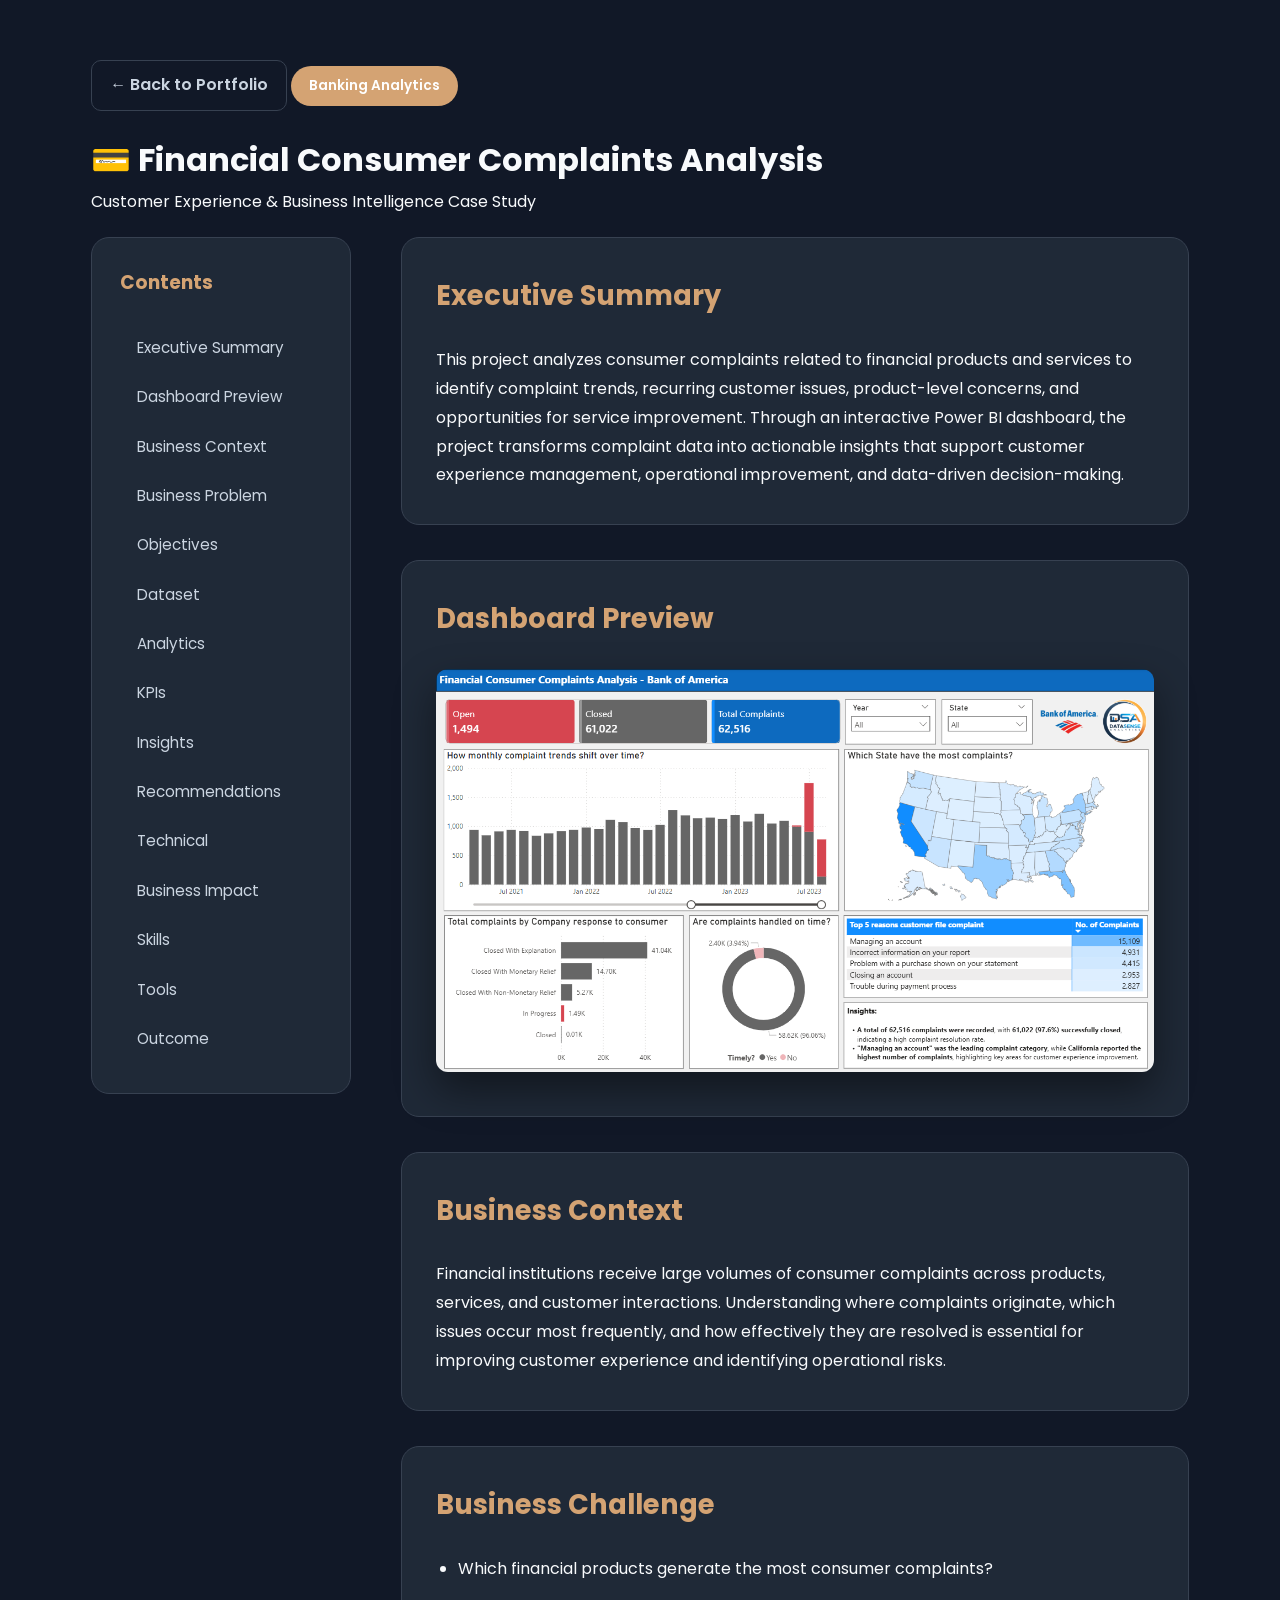
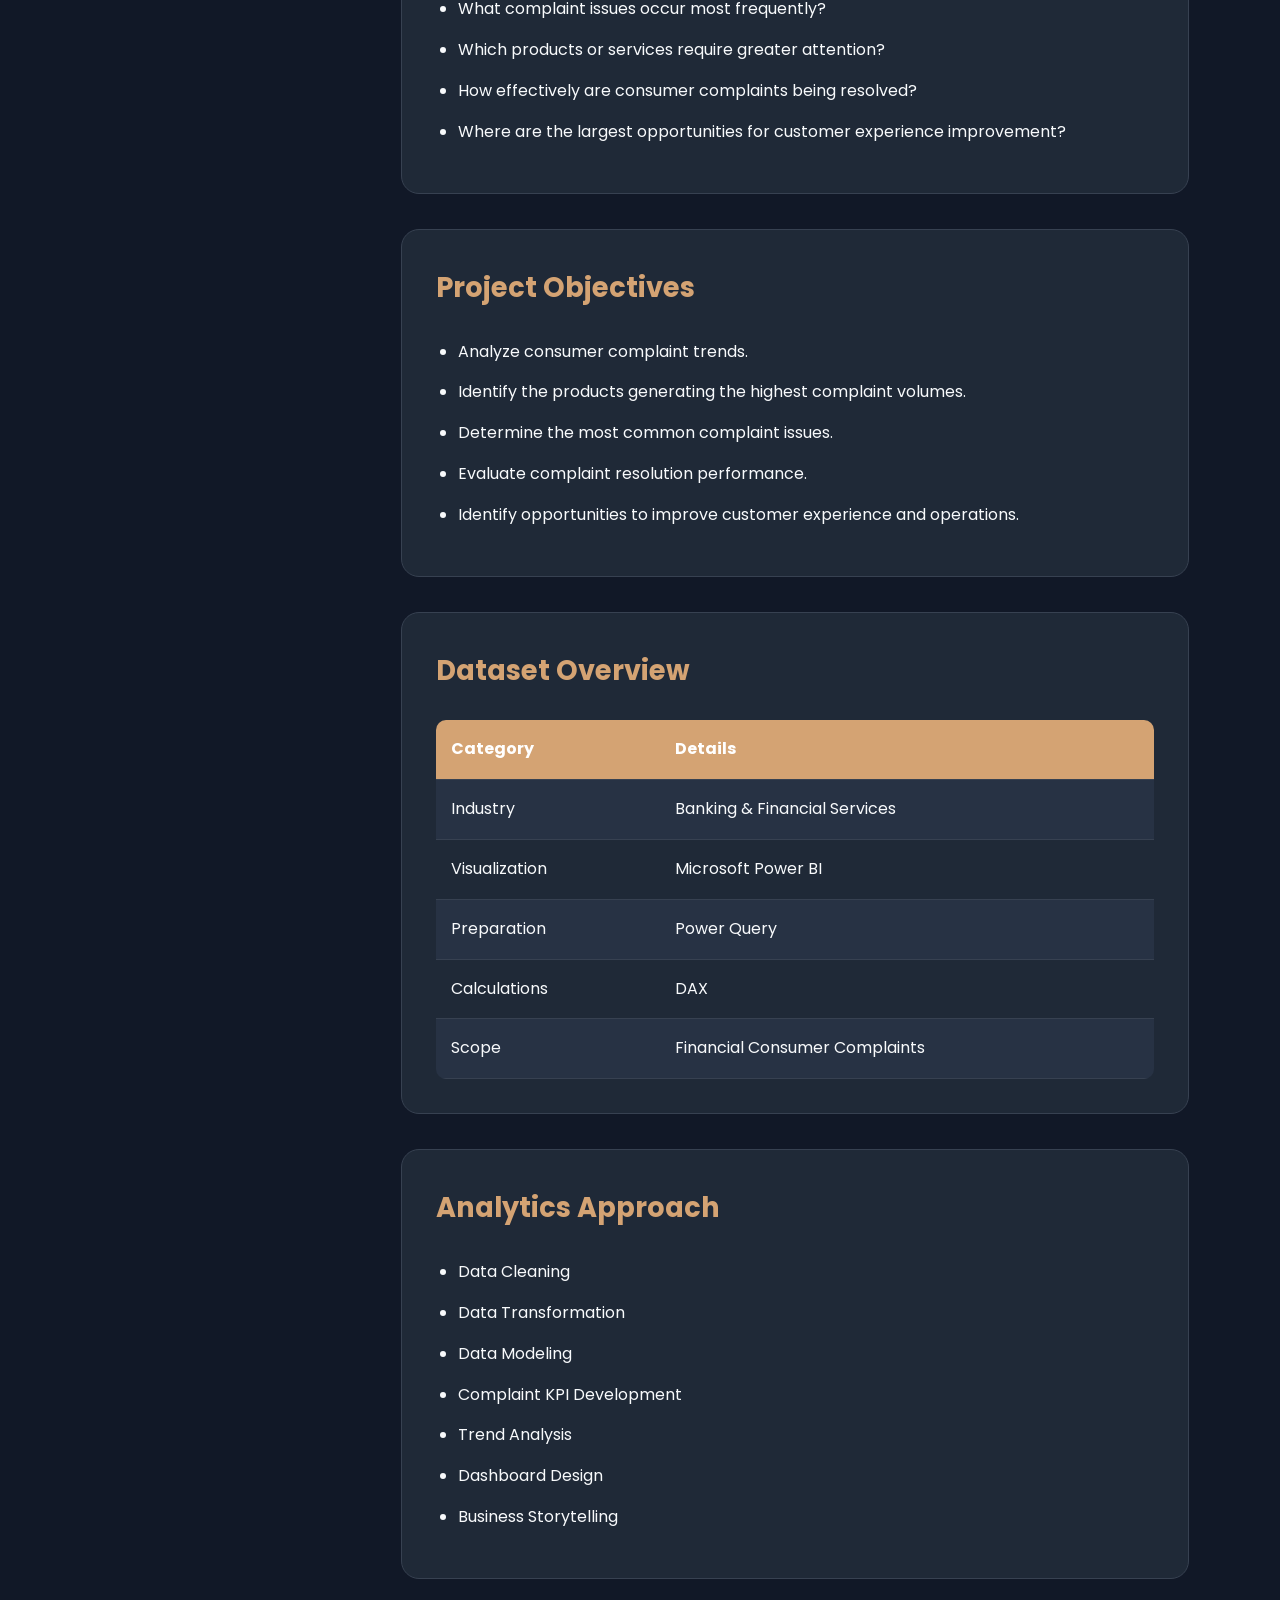
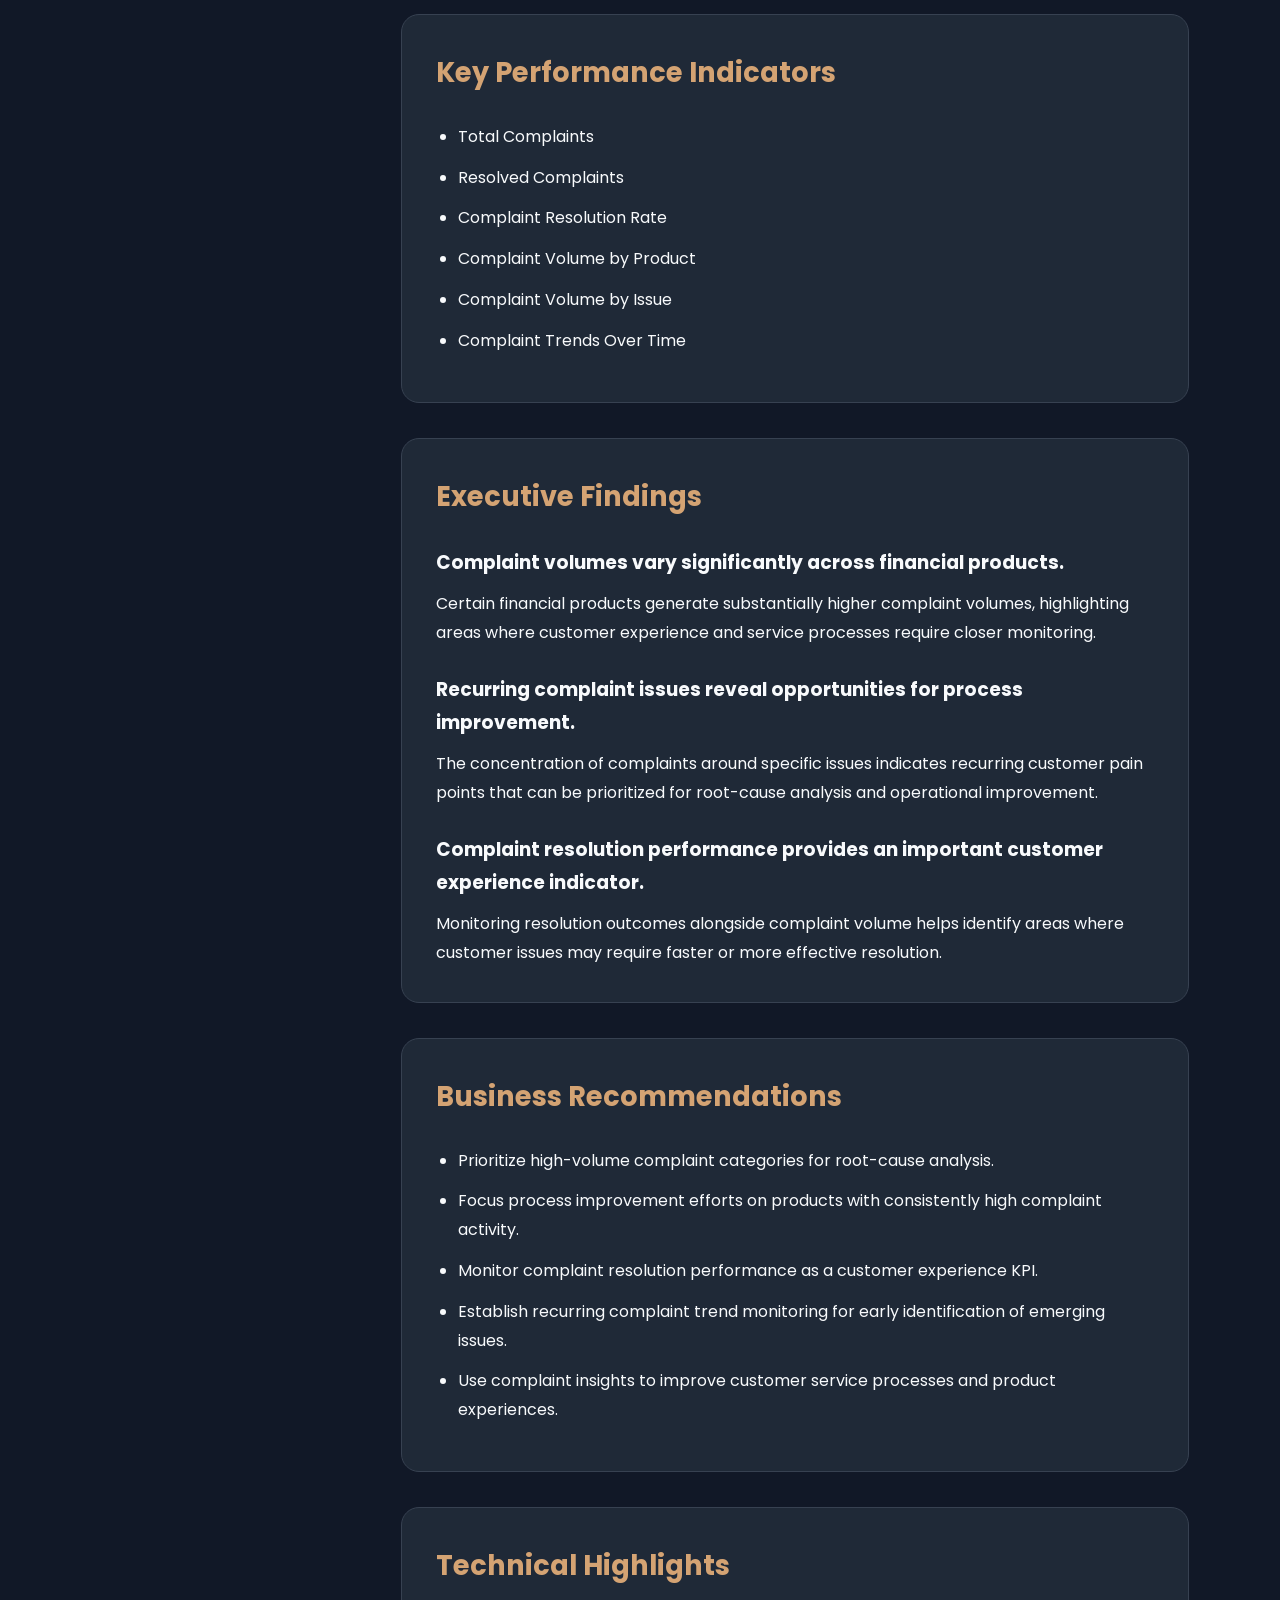
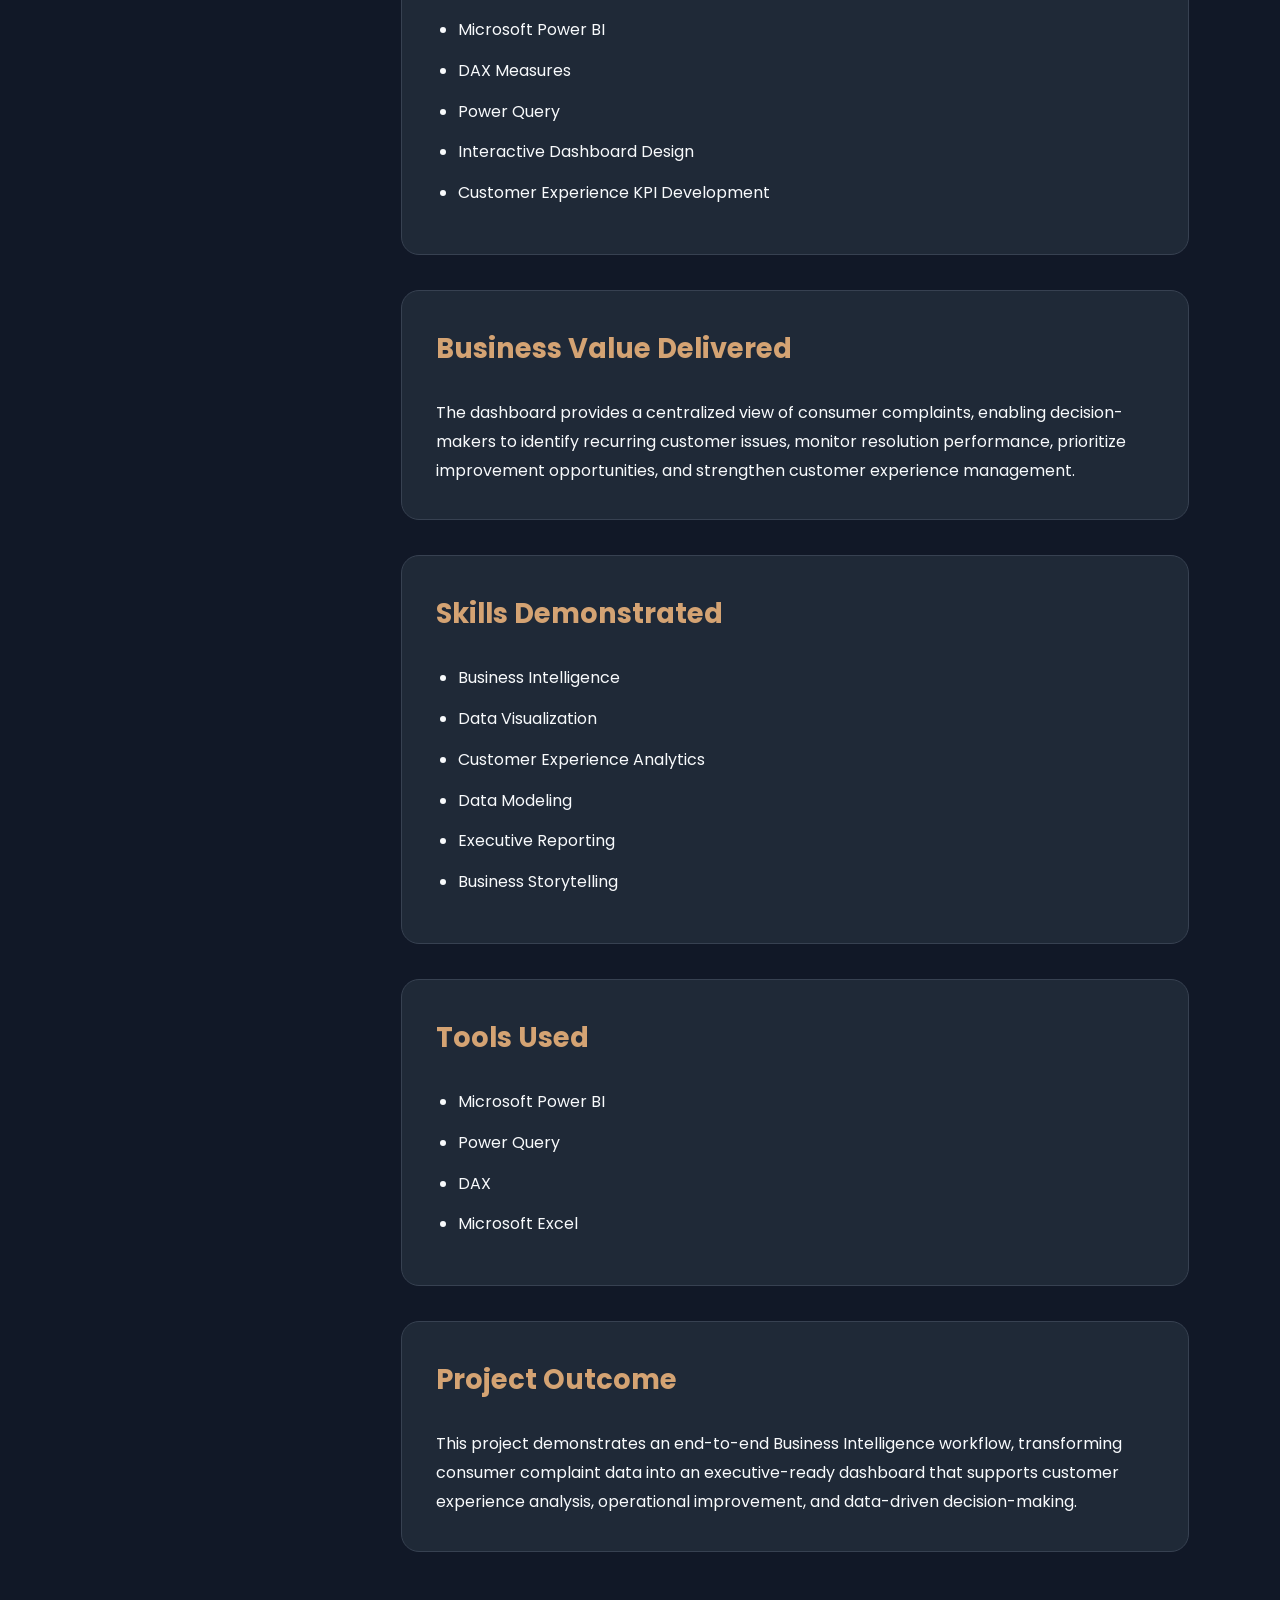
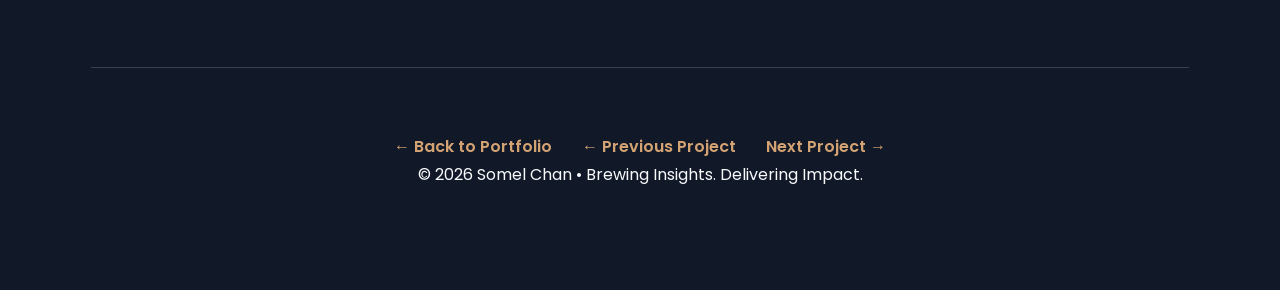
<file: case-studies/financial-consumer-complaints-analysis-bank-of-america/index.html>
<!DOCTYPE html>
<html lang="en">

<head>

<meta charset="UTF-8">

<meta name="viewport" content="width=device-width, initial-scale=1.0">

<title>Financial Consumer Complaints Analysis | Soms</title>

<link rel="preconnect" href="https://fonts.googleapis.com">

<link rel="preconnect" href="https://fonts.gstatic.com" crossorigin>

<link href="https://fonts.googleapis.com/css2?family=Poppins:wght@300;400;500;600;700;800&display=swap" rel="stylesheet">

<link rel="stylesheet" href="style.css">

</head>

<body>

<div class="container">

<a href="../../index.html#projects" class="back-btn">
← Back to Portfolio
</a>

<span class="industry">
Banking Analytics
</span>

<h1>
    💳 Financial Consumer Complaints Analysis
</h1>

<p>
    Customer Experience & Business Intelligence Case Study
</p>

</header>

<div class="case-layout">

<aside class="case-sidebar">

    <h3>Contents</h3>

    <a href="#summary">Executive Summary</a>

    <a href="#dashboard">Dashboard Preview</a>

    <a href="#context">Business Context</a>

    <a href="#challenge">Business Problem</a>

    <a href="#objectives">Objectives</a>

    <a href="#dataset">Dataset</a>

    <a href="#approach">Analytics</a>

    <a href="#kpis">KPIs</a>

    <a href="#findings">Insights</a>

    <a href="#recommendations">Recommendations</a>

    <a href="#technical">Technical</a>

    <a href="#business-value">Business Impact</a>

    <a href="#skills">Skills</a>

    <a href="#tools">Tools</a>

    <a href="#outcome">Outcome</a>

</aside>

<main class="case-content">

<section id="summary">

<h2>Executive Summary</h2>

<p>

This project analyzes consumer complaints related to financial products and services to identify complaint trends, recurring customer issues, product-level concerns, and opportunities for service improvement. Through an interactive Power BI dashboard, the project transforms complaint data into actionable insights that support customer experience management, operational improvement, and data-driven decision-making.

</p>

</section>

<section id="dashboard">

<h2>Dashboard Preview</h2>

<img src="dashboard.png" alt="Financial Consumer Complaints Dashboard">

</section>

<section id="context">

<h2>Business Context</h2>

<p>

Financial institutions receive large volumes of consumer complaints across products, services, and customer interactions. Understanding where complaints originate, which issues occur most frequently, and how effectively they are resolved is essential for improving customer experience and identifying operational risks.

</p>

</section>

<section id="challenge">

<h2>Business Challenge</h2>

<ul>

<li>Which financial products generate the most consumer complaints?</li>

<li>What complaint issues occur most frequently?</li>

<li>Which products or services require greater attention?</li>

<li>How effectively are consumer complaints being resolved?</li>

<li>Where are the largest opportunities for customer experience improvement?</li>

</ul>

</section>

<section id="objectives">

<h2>Project Objectives</h2>

<ul>

<li>Analyze consumer complaint trends.</li>

<li>Identify the products generating the highest complaint volumes.</li>

<li>Determine the most common complaint issues.</li>

<li>Evaluate complaint resolution performance.</li>

<li>Identify opportunities to improve customer experience and operations.</li>

</ul>

</section>

<section id="dataset">

<h2>Dataset Overview</h2>

<table>

<tr>

<th>Category</th>

<th>Details</th>

</tr>

<tr>

<td>Industry</td>

<td>Banking & Financial Services</td>

</tr>

<tr>

<td>Visualization</td>

<td>Microsoft Power BI</td>

</tr>

<tr>

<td>Preparation</td>

<td>Power Query</td>

</tr>

<tr>

<td>Calculations</td>

<td>DAX</td>

</tr>

<tr>

<td>Scope</td>

<td>Financial Consumer Complaints</td>

</tr>

</table>

</section>

<section id="approach">

<h2>Analytics Approach</h2>

<ul>

<li>Data Cleaning</li>

<li>Data Transformation</li>

<li>Data Modeling</li>

<li>Complaint KPI Development</li>

<li>Trend Analysis</li>

<li>Dashboard Design</li>

<li>Business Storytelling</li>

</ul>

</section>

<section id="kpis">

<h2>Key Performance Indicators</h2>

<ul>

<li>Total Complaints</li>

<li>Resolved Complaints</li>

<li>Complaint Resolution Rate</li>

<li>Complaint Volume by Product</li>

<li>Complaint Volume by Issue</li>

<li>Complaint Trends Over Time</li>

</ul>

</section>

<section id="findings">

<h2>Executive Findings</h2>

<h3>Complaint volumes vary significantly across financial products.</h3>

<p>

Certain financial products generate substantially higher complaint volumes, highlighting areas where customer experience and service processes require closer monitoring.

</p>

<h3>Recurring complaint issues reveal opportunities for process improvement.</h3>

<p>

The concentration of complaints around specific issues indicates recurring customer pain points that can be prioritized for root-cause analysis and operational improvement.

</p>

<h3>Complaint resolution performance provides an important customer experience indicator.</h3>

<p>

Monitoring resolution outcomes alongside complaint volume helps identify areas where customer issues may require faster or more effective resolution.

</p>

</section>

<section id="recommendations">

<h2>Business Recommendations</h2>

<ul>

<li>Prioritize high-volume complaint categories for root-cause analysis.</li>

<li>Focus process improvement efforts on products with consistently high complaint activity.</li>

<li>Monitor complaint resolution performance as a customer experience KPI.</li>

<li>Establish recurring complaint trend monitoring for early identification of emerging issues.</li>

<li>Use complaint insights to improve customer service processes and product experiences.</li>

</ul>

</section>

<section id="technical">

<h2>Technical Highlights</h2>

<ul>

<li>Microsoft Power BI</li>

<li>DAX Measures</li>

<li>Power Query</li>

<li>Interactive Dashboard Design</li>

<li>Customer Experience KPI Development</li>

</ul>

</section>

<section id="business-value">

<h2>Business Value Delivered</h2>

<p>

The dashboard provides a centralized view of consumer complaints, enabling decision-makers to identify recurring customer issues, monitor resolution performance, prioritize improvement opportunities, and strengthen customer experience management.

</p>

</section>

<section id="skills">

<h2>Skills Demonstrated</h2>

<ul>

<li>Business Intelligence</li>

<li>Data Visualization</li>

<li>Customer Experience Analytics</li>

<li>Data Modeling</li>

<li>Executive Reporting</li>

<li>Business Storytelling</li>

</ul>

</section>

<section id="tools">

<h2>Tools Used</h2>

<ul>

<li>Microsoft Power BI</li>

<li>Power Query</li>

<li>DAX</li>

<li>Microsoft Excel</li>

</ul>

</section>

<section id="outcome">

<h2>Project Outcome</h2>

<p>

This project demonstrates an end-to-end Business Intelligence workflow, transforming consumer complaint data into an executive-ready dashboard that supports customer experience analysis, operational improvement, and data-driven decision-making.

</p>

</section>

</main>

</div>

<footer>

<div class="project-navigation">

<a href="../../index.html#projects">
    ← Back to Portfolio
</a>

<a href="../hr-data-analytics/index.html">
    ← Previous Project
</a>

<a href="../manufacturing-downtime-analysis/index.html">
    Next Project →
</a>

</div>

<p>
    © 2026 Somel Chan • Brewing Insights. Delivering Impact.
</p>

</footer>

</body>

</html>
</file>
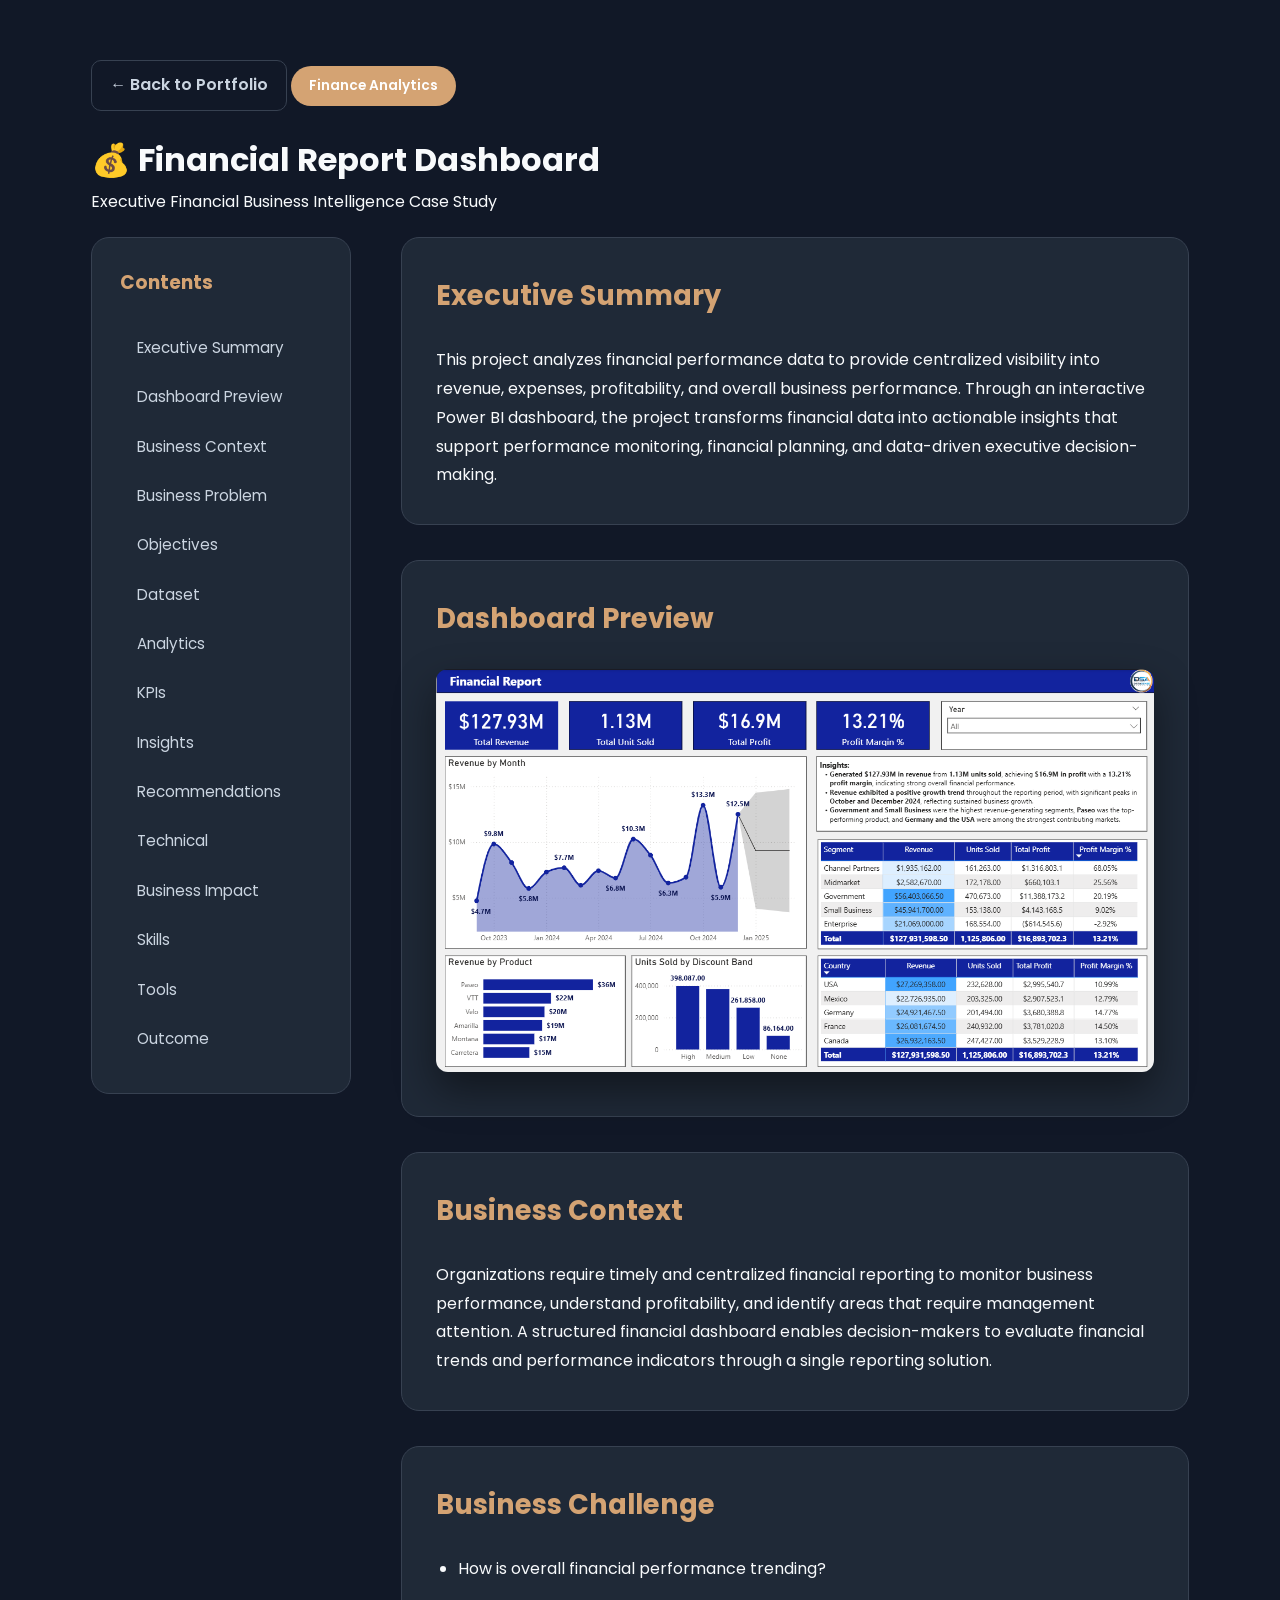
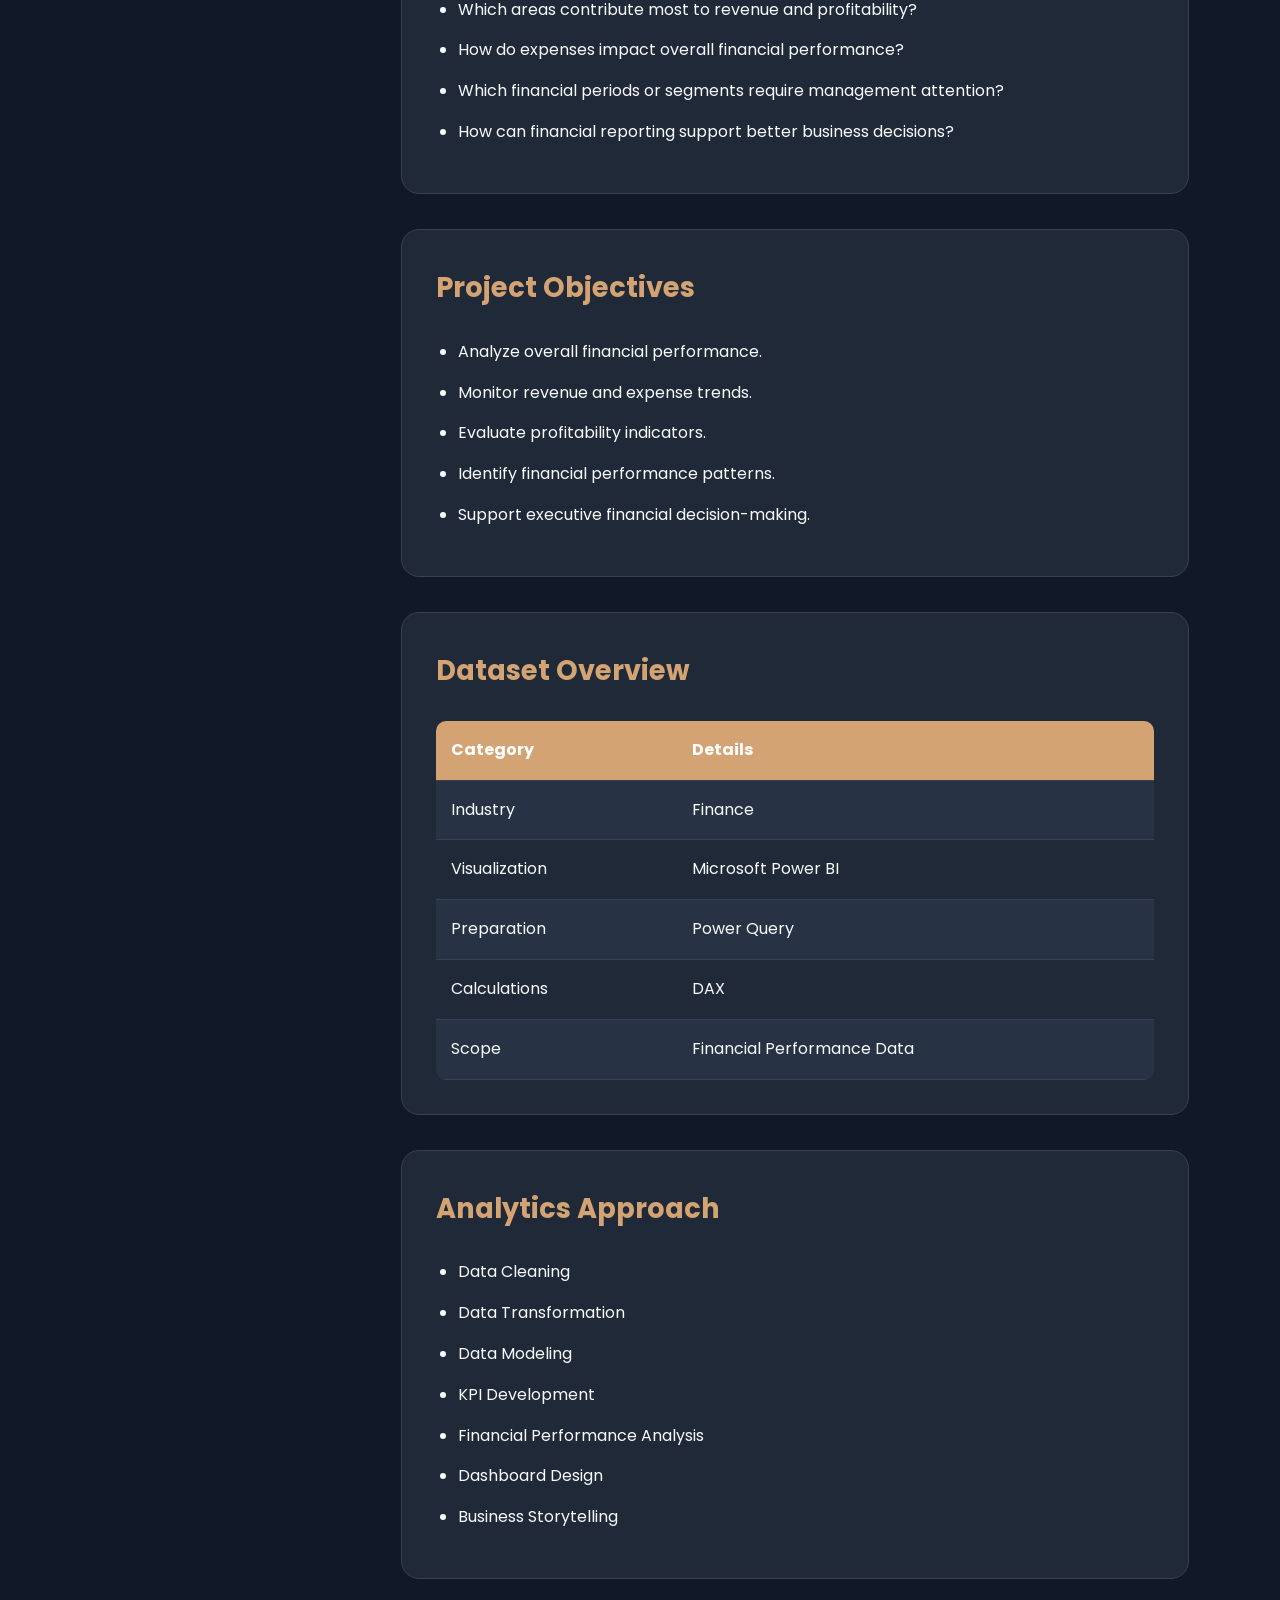
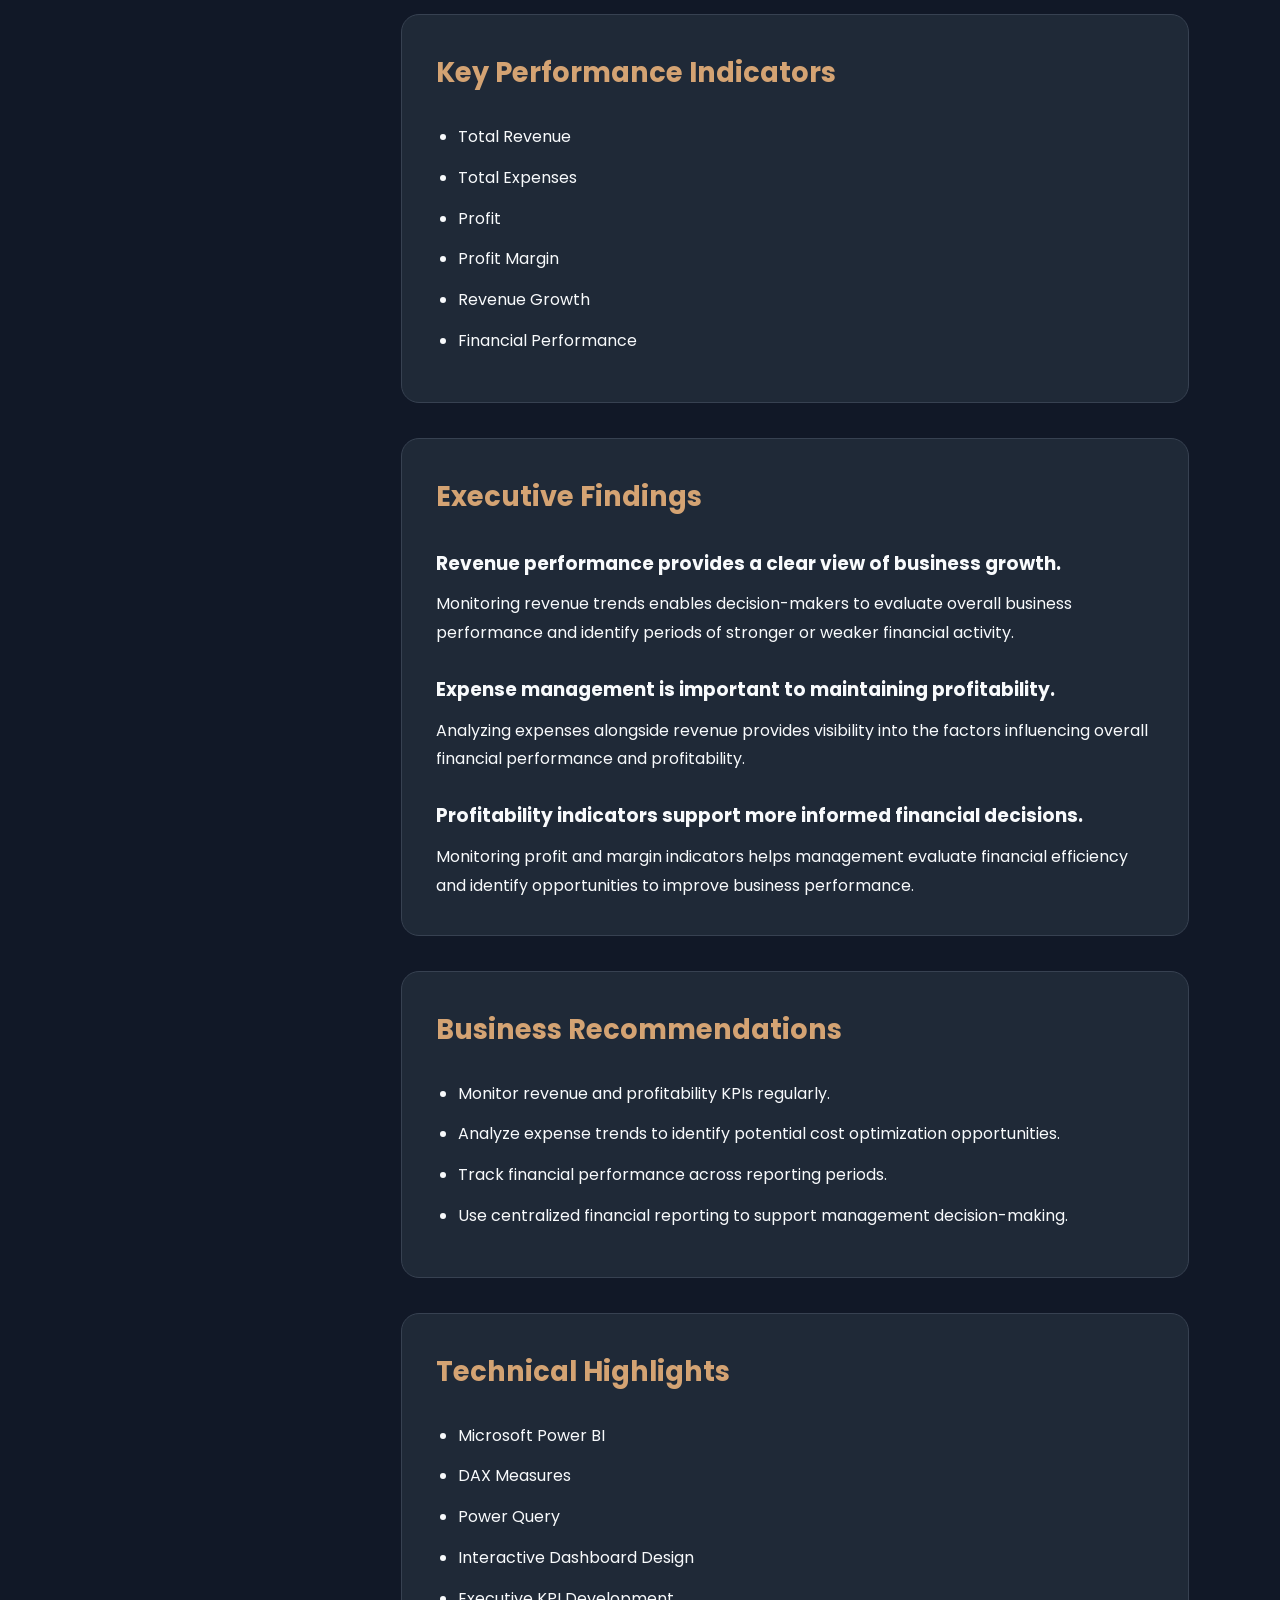
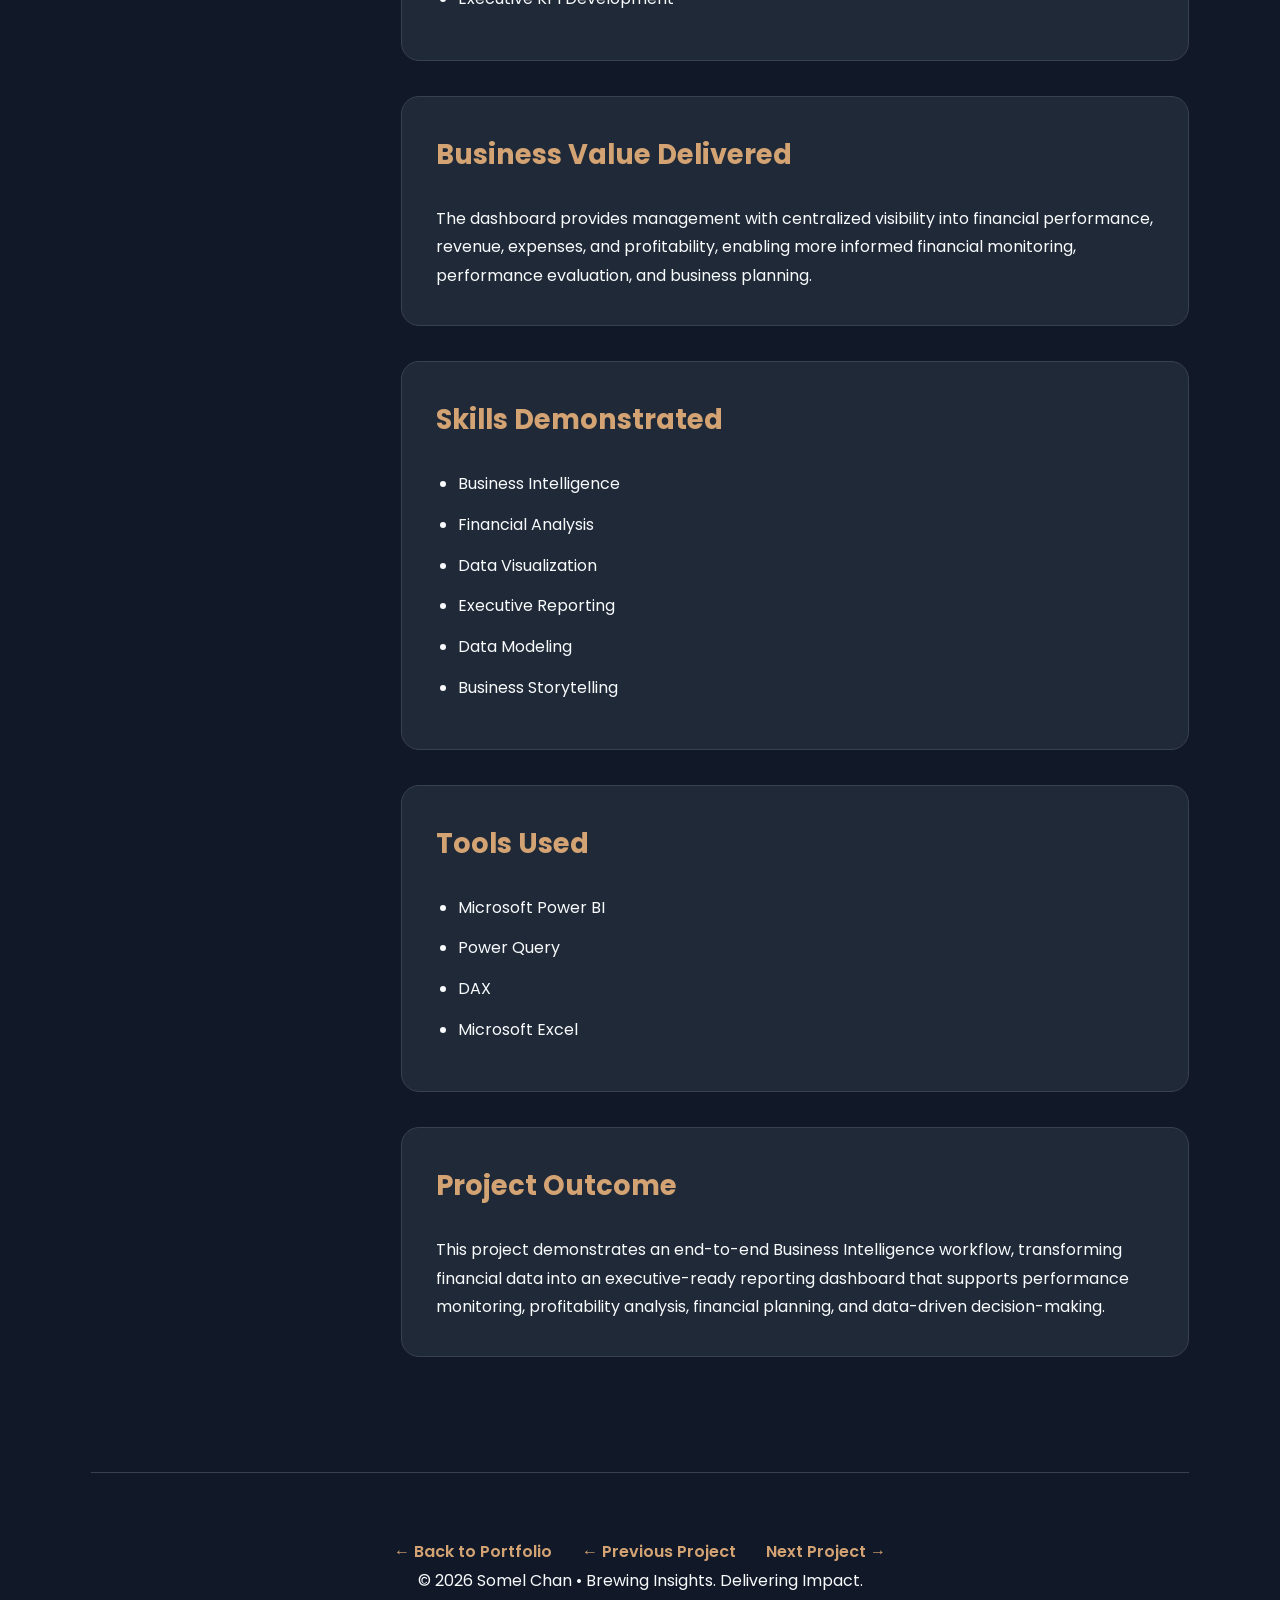
<file: case-studies/financial-report/index.html>
<!DOCTYPE html>
<html lang="en">

<head>

<meta charset="UTF-8">

<meta name="viewport" content="width=device-width, initial-scale=1.0">

<title>Financial Report Dashboard | Soms</title>

<link rel="preconnect" href="https://fonts.googleapis.com">

<link rel="preconnect" href="https://fonts.gstatic.com" crossorigin>

<link href="https://fonts.googleapis.com/css2?family=Poppins:wght@300;400;500;600;700;800&display=swap" rel="stylesheet">

<link rel="stylesheet" href="style.css">

</head>

<body>

<div class="container">

<a href="../../index.html#projects" class="back-btn">
← Back to Portfolio
</a>

    <span class="industry">
        Finance Analytics
    </span>

    <h1>
        💰 Financial Report Dashboard
    </h1>

    <p>
        Executive Financial Business Intelligence Case Study
    </p>

</header>

<div class="case-layout">

<aside class="case-sidebar">

    <h3>Contents</h3>

    <a href="#summary">Executive Summary</a>

    <a href="#dashboard">Dashboard Preview</a>

    <a href="#context">Business Context</a>

    <a href="#challenge">Business Problem</a>

    <a href="#objectives">Objectives</a>

    <a href="#dataset">Dataset</a>

    <a href="#approach">Analytics</a>

    <a href="#kpis">KPIs</a>

    <a href="#findings">Insights</a>

    <a href="#recommendations">Recommendations</a>

    <a href="#technical">Technical</a>

    <a href="#business-value">Business Impact</a>

    <a href="#skills">Skills</a>

    <a href="#tools">Tools</a>

    <a href="#outcome">Outcome</a>

</aside>

<main class="case-content">

<section id="summary">

<h2>Executive Summary</h2>

<p>

This project analyzes financial performance data to provide centralized visibility into revenue, expenses, profitability, and overall business performance. Through an interactive Power BI dashboard, the project transforms financial data into actionable insights that support performance monitoring, financial planning, and data-driven executive decision-making.

</p>

</section>

<section id="dashboard">

<h2>Dashboard Preview</h2>

<img src="dashboard.png" alt="Financial Report Dashboard">

</section>

<section id="context">

<h2>Business Context</h2>

<p>

Organizations require timely and centralized financial reporting to monitor business performance, understand profitability, and identify areas that require management attention. A structured financial dashboard enables decision-makers to evaluate financial trends and performance indicators through a single reporting solution.

</p>

</section>

<section id="challenge">

<h2>Business Challenge</h2>

<ul>

<li>How is overall financial performance trending?</li>

<li>Which areas contribute most to revenue and profitability?</li>

<li>How do expenses impact overall financial performance?</li>

<li>Which financial periods or segments require management attention?</li>

<li>How can financial reporting support better business decisions?</li>

</ul>

</section>

<section id="objectives">

<h2>Project Objectives</h2>

<ul>

<li>Analyze overall financial performance.</li>

<li>Monitor revenue and expense trends.</li>

<li>Evaluate profitability indicators.</li>

<li>Identify financial performance patterns.</li>

<li>Support executive financial decision-making.</li>

</ul>

</section>

<section id="dataset">

<h2>Dataset Overview</h2>

<table>

<tr>

<th>Category</th>

<th>Details</th>

</tr>

<tr>

<td>Industry</td>

<td>Finance</td>

</tr>

<tr>

<td>Visualization</td>

<td>Microsoft Power BI</td>

</tr>

<tr>

<td>Preparation</td>

<td>Power Query</td>

</tr>

<tr>

<td>Calculations</td>

<td>DAX</td>

</tr>

<tr>

<td>Scope</td>

<td>Financial Performance Data</td>

</tr>

</table>

</section>

<section id="approach">

<h2>Analytics Approach</h2>

<ul>

<li>Data Cleaning</li>

<li>Data Transformation</li>

<li>Data Modeling</li>

<li>KPI Development</li>

<li>Financial Performance Analysis</li>

<li>Dashboard Design</li>

<li>Business Storytelling</li>

</ul>

</section>

<section id="kpis">

<h2>Key Performance Indicators</h2>

<ul>

<li>Total Revenue</li>

<li>Total Expenses</li>

<li>Profit</li>

<li>Profit Margin</li>

<li>Revenue Growth</li>

<li>Financial Performance</li>

</ul>

</section>

<section id="findings">

<h2>Executive Findings</h2>

<h3>Revenue performance provides a clear view of business growth.</h3>

<p>

Monitoring revenue trends enables decision-makers to evaluate overall business performance and identify periods of stronger or weaker financial activity.

</p>

<h3>Expense management is important to maintaining profitability.</h3>

<p>

Analyzing expenses alongside revenue provides visibility into the factors influencing overall financial performance and profitability.

</p>

<h3>Profitability indicators support more informed financial decisions.</h3>

<p>

Monitoring profit and margin indicators helps management evaluate financial efficiency and identify opportunities to improve business performance.

</p>

</section>

<section id="recommendations">

<h2>Business Recommendations</h2>

<ul>

<li>Monitor revenue and profitability KPIs regularly.</li>

<li>Analyze expense trends to identify potential cost optimization opportunities.</li>

<li>Track financial performance across reporting periods.</li>

<li>Use centralized financial reporting to support management decision-making.</li>

</ul>

</section>

<section id="technical">

<h2>Technical Highlights</h2>

<ul>

<li>Microsoft Power BI</li>

<li>DAX Measures</li>

<li>Power Query</li>

<li>Interactive Dashboard Design</li>

<li>Executive KPI Development</li>

</ul>

</section>

<section id="business-value">

<h2>Business Value Delivered</h2>

<p>

The dashboard provides management with centralized visibility into financial performance, revenue, expenses, and profitability, enabling more informed financial monitoring, performance evaluation, and business planning.

</p>

</section>

<section id="skills">

<h2>Skills Demonstrated</h2>

<ul>

<li>Business Intelligence</li>

<li>Financial Analysis</li>

<li>Data Visualization</li>

<li>Executive Reporting</li>

<li>Data Modeling</li>

<li>Business Storytelling</li>

</ul>

</section>

<section id="tools">

<h2>Tools Used</h2>

<ul>

<li>Microsoft Power BI</li>

<li>Power Query</li>

<li>DAX</li>

<li>Microsoft Excel</li>

</ul>

</section>

<section id="outcome">

<h2>Project Outcome</h2>

<p>

This project demonstrates an end-to-end Business Intelligence workflow, transforming financial data into an executive-ready reporting dashboard that supports performance monitoring, profitability analysis, financial planning, and data-driven decision-making.

</p>

</section>
    
</main>

</div>

<footer>

<div class="project-navigation">

<a href="../../index.html#projects">
    ← Back to Portfolio
</a>

<a href="../food-and-beverage-sales-dashboard/index.html">
    ← Previous Project
</a>

<a href="../airbnb-executive-dashboard/index.html">
    Next Project →
</a>

</div>

<p>
    © 2026 Somel Chan • Brewing Insights. Delivering Impact.
</p>

</footer>

</body>

</html>
</file>
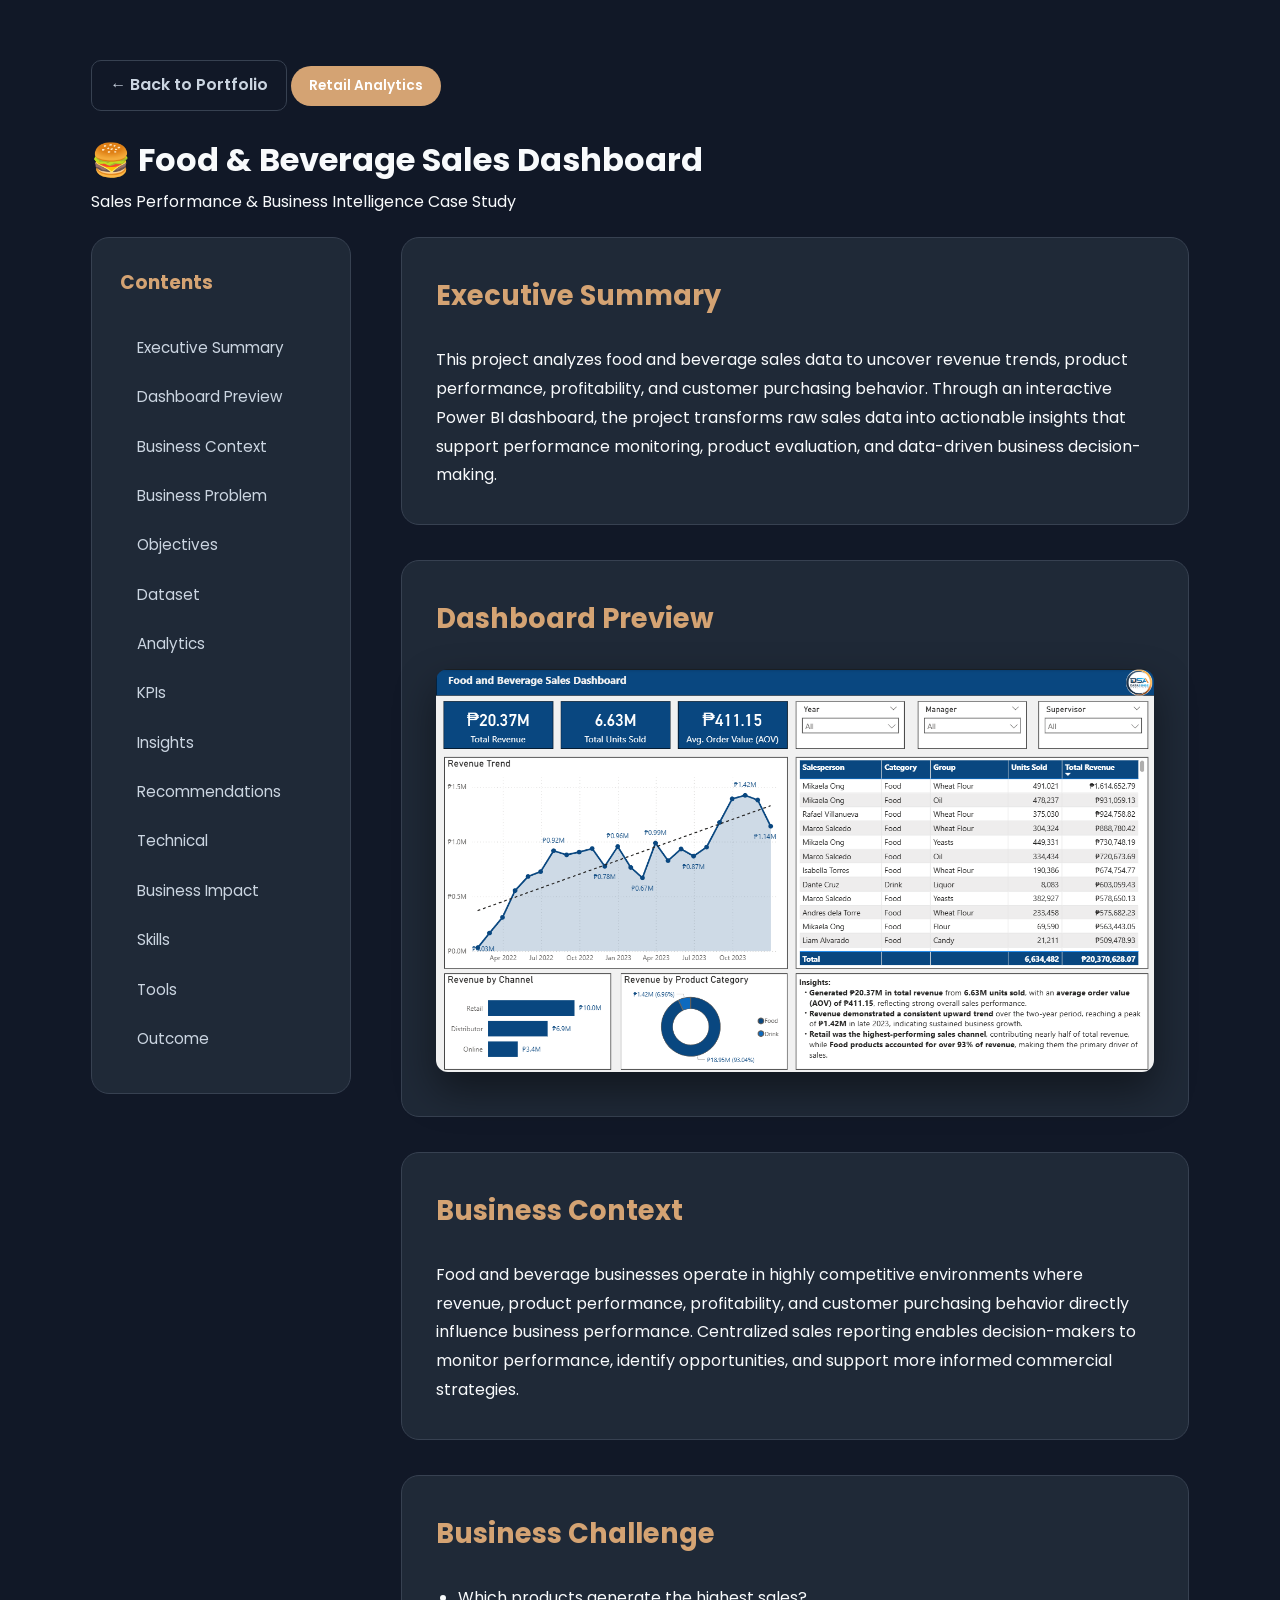
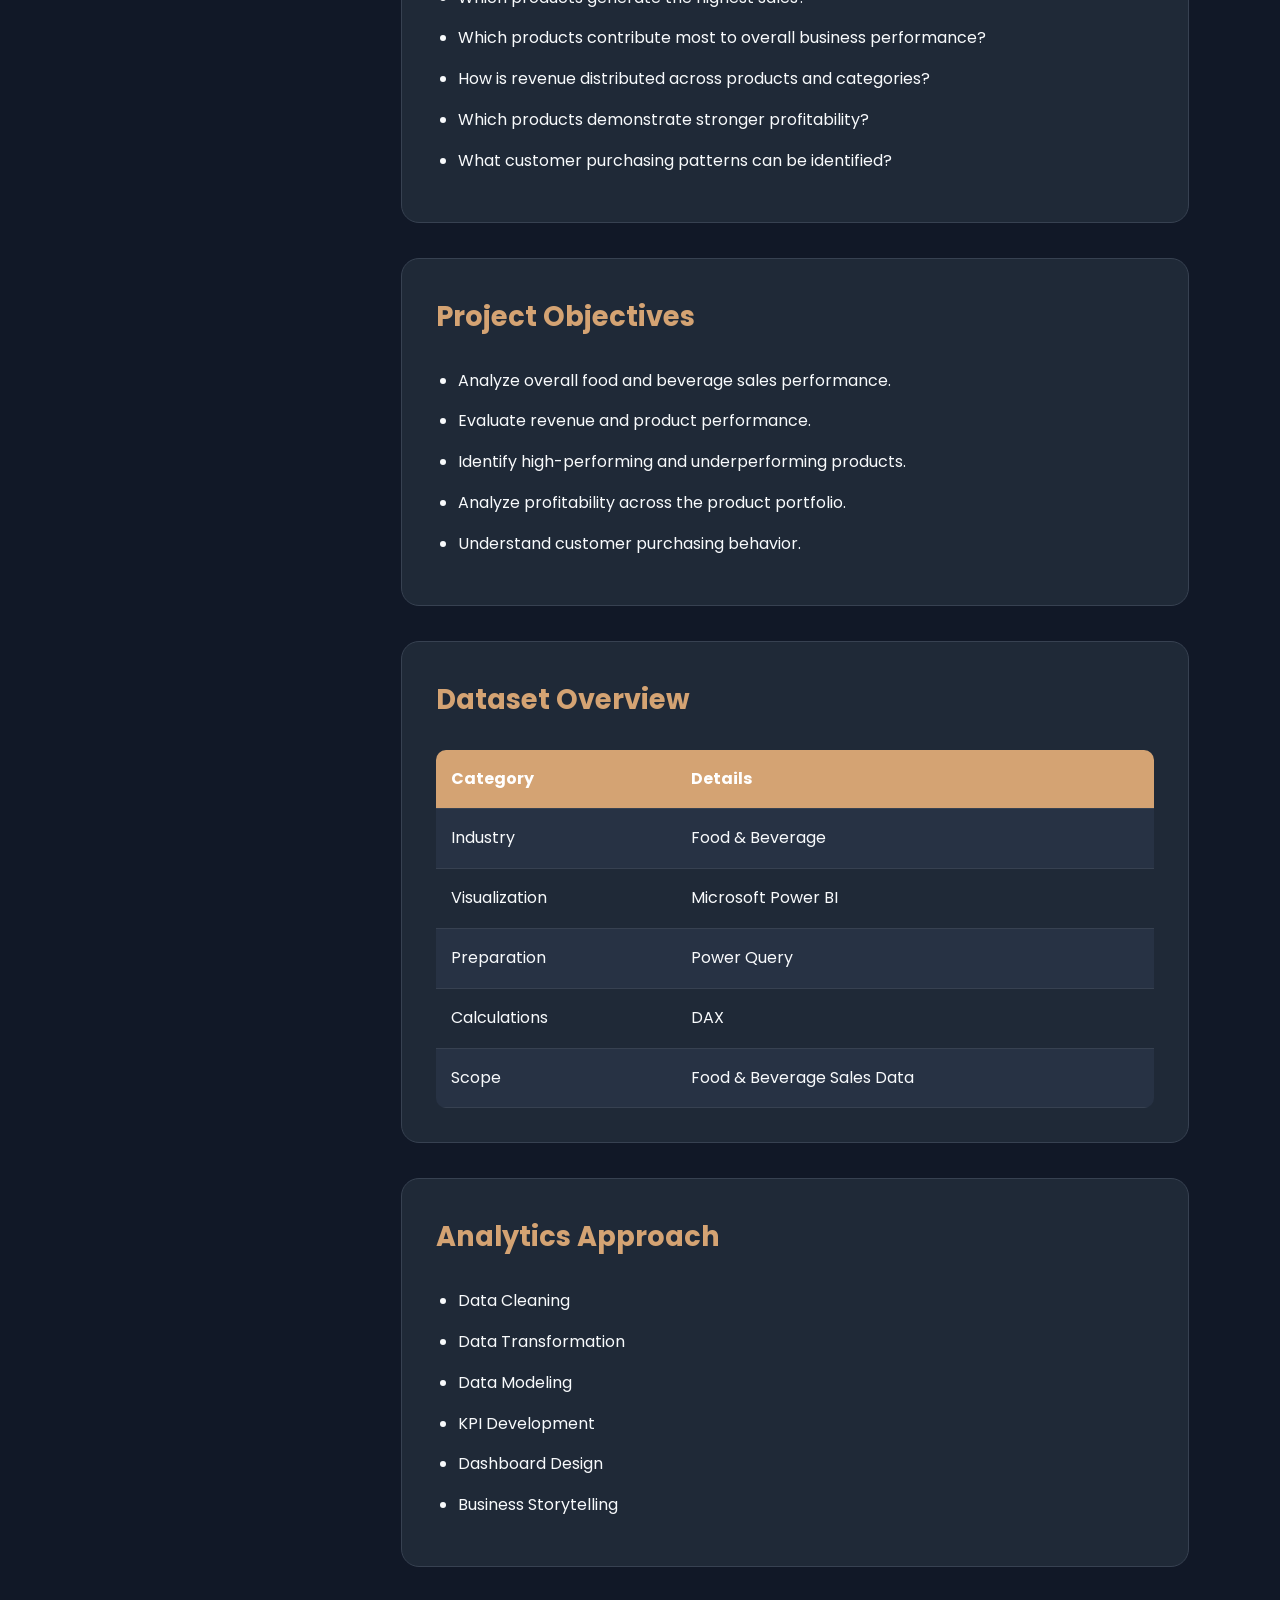
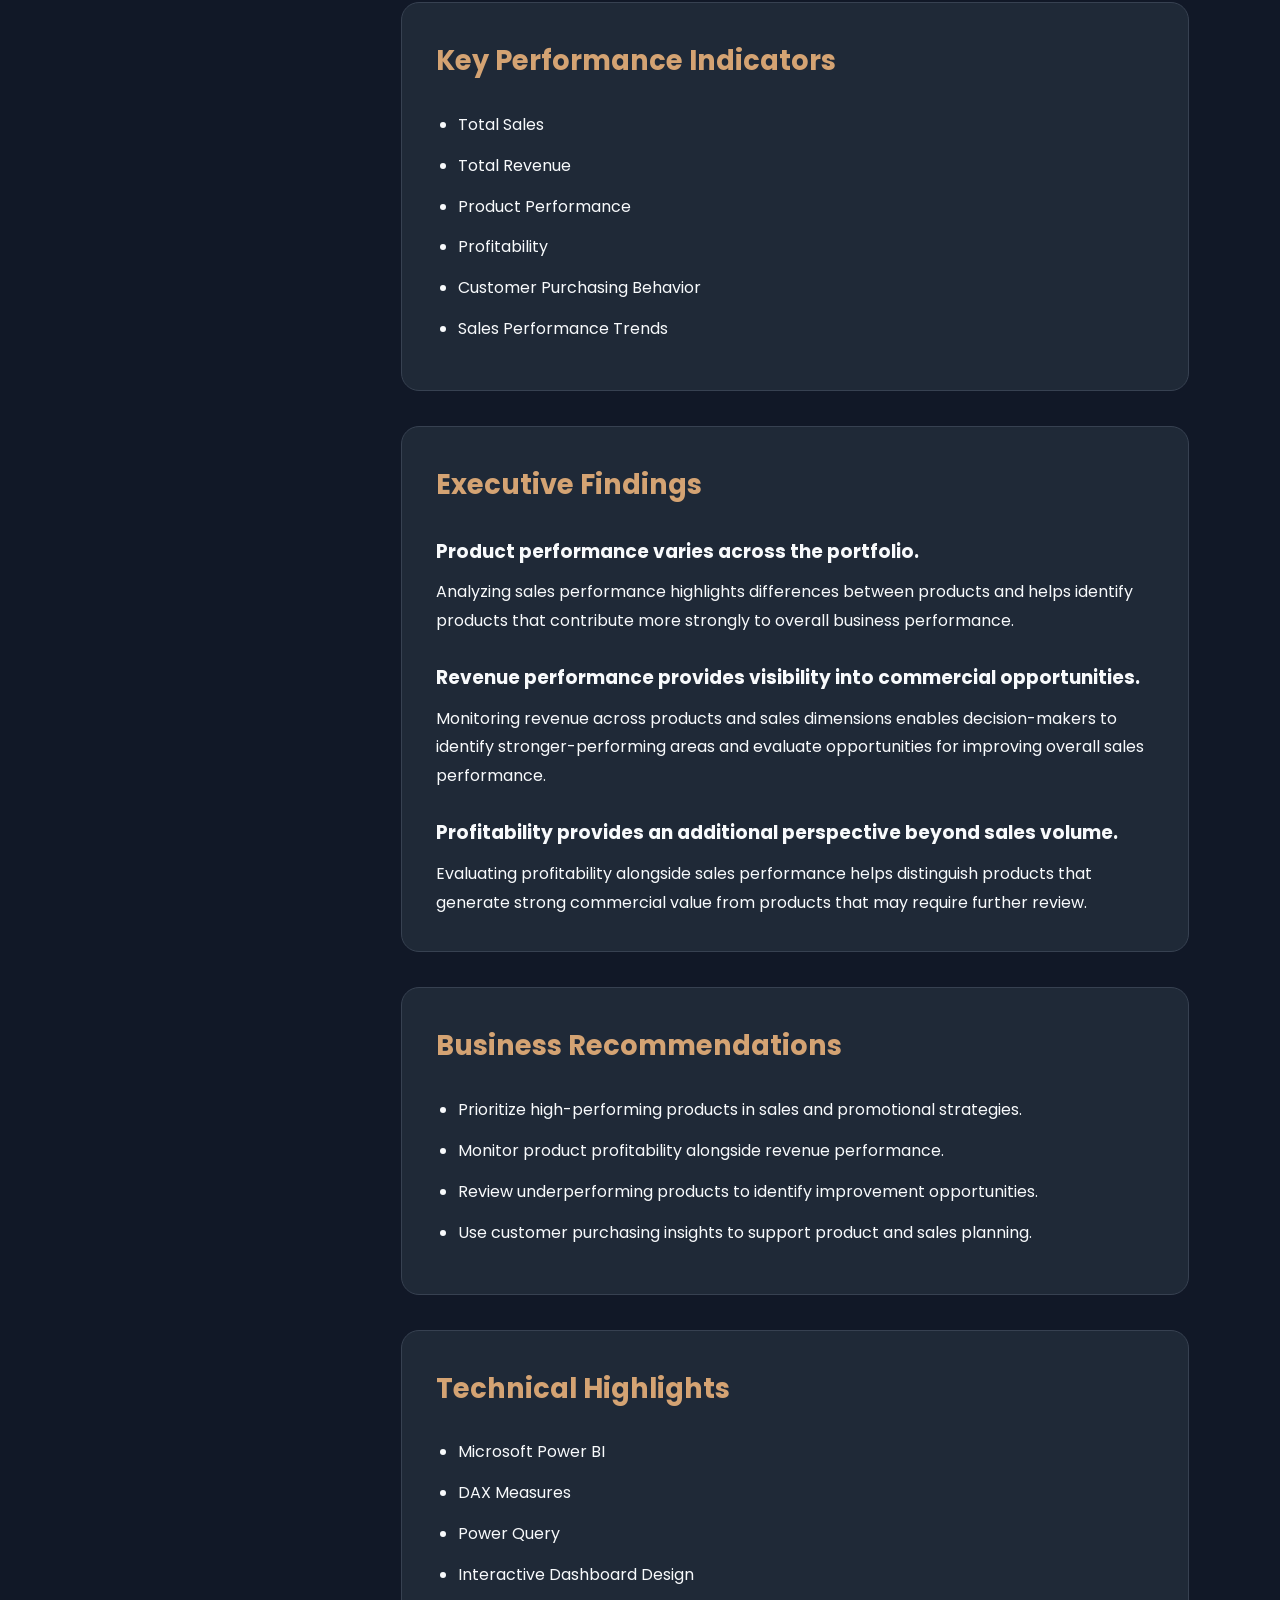
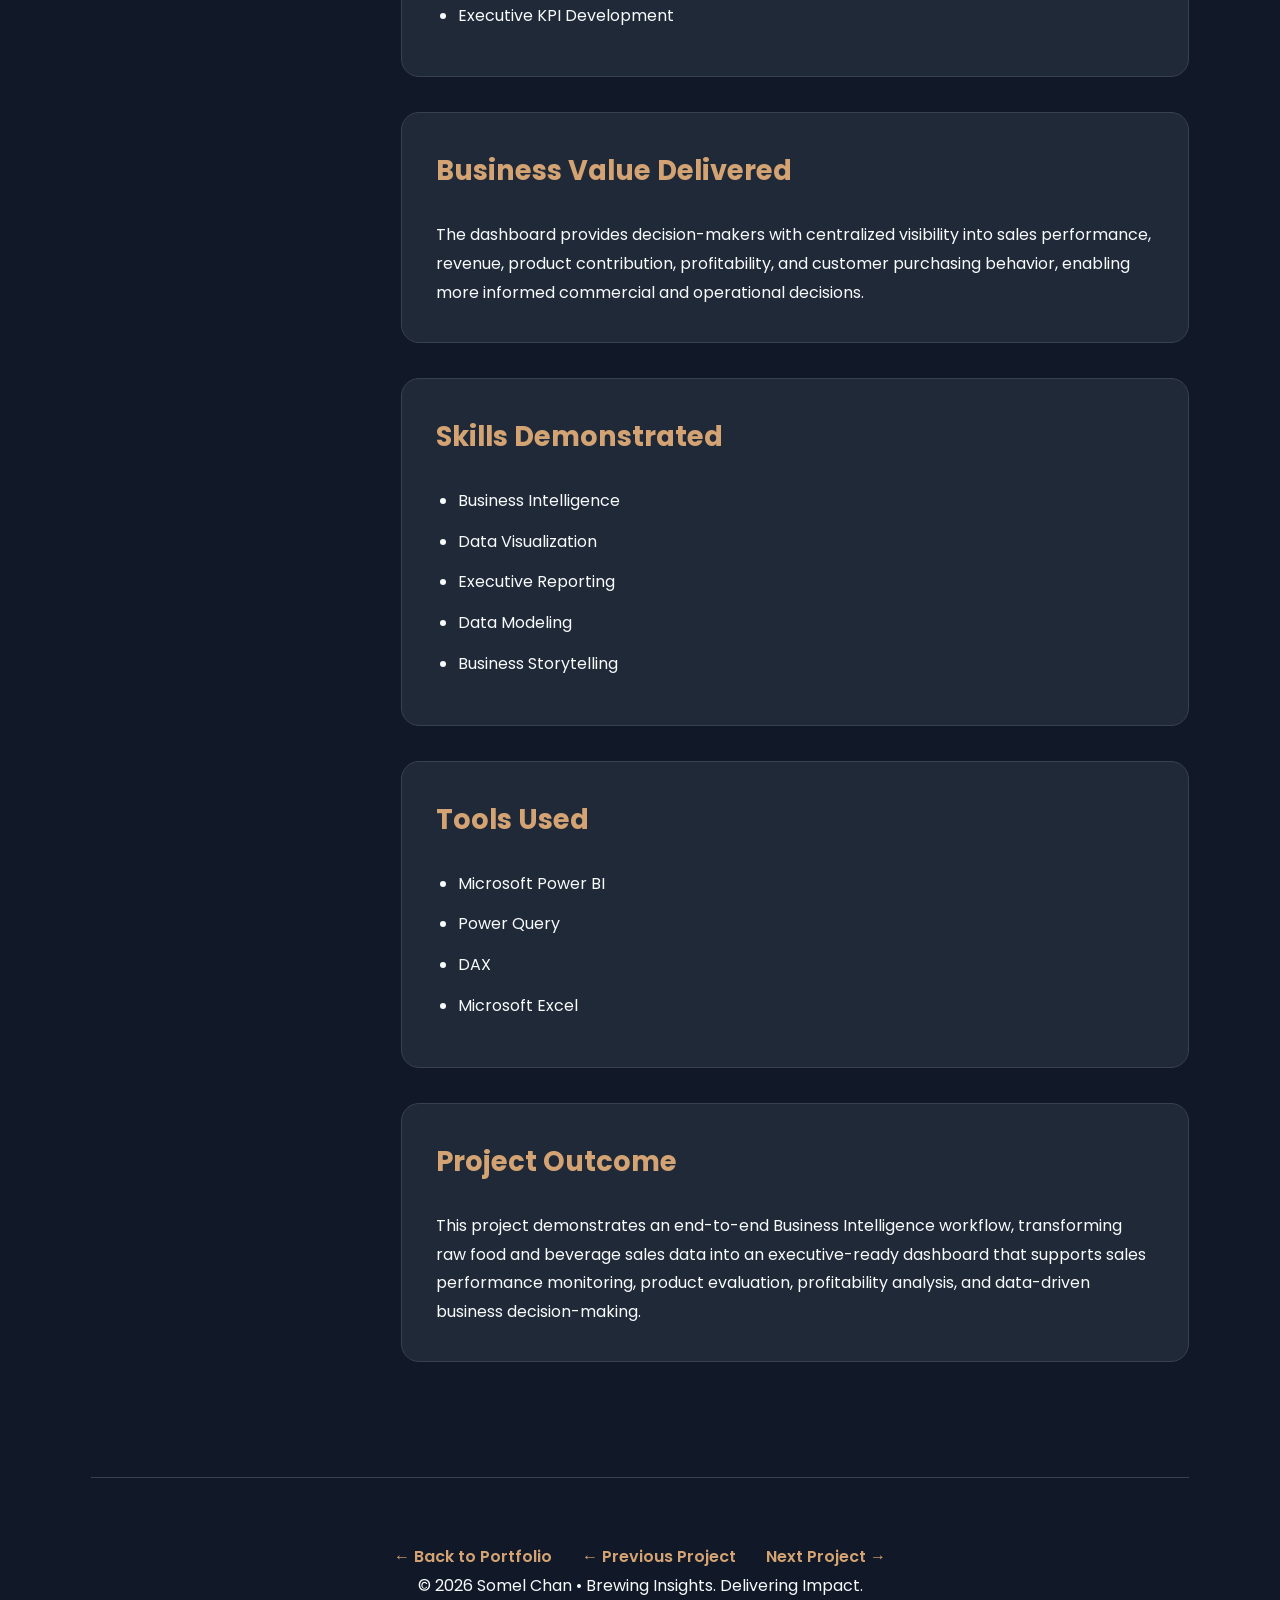
<file: case-studies/food-and-beverage-sales-dashboard/index.html>
<!DOCTYPE html>
<html lang="en">

<head>

<meta charset="UTF-8">

<meta name="viewport" content="width=device-width, initial-scale=1.0">

<title>Food & Beverage Sales Dashboard | Soms</title>

<link rel="preconnect" href="https://fonts.googleapis.com">

<link rel="preconnect" href="https://fonts.gstatic.com" crossorigin>

<link href="https://fonts.googleapis.com/css2?family=Poppins:wght@300;400;500;600;700;800&display=swap" rel="stylesheet">

<link rel="stylesheet" href="style.css">

</head>

<body>

<div class="container">

<a href="../../index.html#projects" class="back-btn">
← Back to Portfolio
</a>

    <span class="industry">
        Retail Analytics
    </span>

    <h1>
        🍔 Food & Beverage Sales Dashboard
    </h1>

    <p>
        Sales Performance & Business Intelligence Case Study
    </p>

</header>

<div class="case-layout">

<aside class="case-sidebar">

    <h3>Contents</h3>

    <a href="#summary">Executive Summary</a>

    <a href="#dashboard">Dashboard Preview</a>

    <a href="#context">Business Context</a>

    <a href="#challenge">Business Problem</a>

    <a href="#objectives">Objectives</a>

    <a href="#dataset">Dataset</a>

    <a href="#approach">Analytics</a>

    <a href="#kpis">KPIs</a>

    <a href="#findings">Insights</a>

    <a href="#recommendations">Recommendations</a>

    <a href="#technical">Technical</a>

    <a href="#business-value">Business Impact</a>

    <a href="#skills">Skills</a>

    <a href="#tools">Tools</a>

    <a href="#outcome">Outcome</a>

</aside>

<main class="case-content">

<section id="summary">

<h2>Executive Summary</h2>

<p>

This project analyzes food and beverage sales data to uncover revenue trends, product performance, profitability, and customer purchasing behavior. Through an interactive Power BI dashboard, the project transforms raw sales data into actionable insights that support performance monitoring, product evaluation, and data-driven business decision-making.

</p>

</section>

<section id="dashboard">

<h2>Dashboard Preview</h2>

<img src="dashboard.png" alt="Food & Beverage Sales Dashboard">

</section>

<section id="context">

<h2>Business Context</h2>

<p>

Food and beverage businesses operate in highly competitive environments where revenue, product performance, profitability, and customer purchasing behavior directly influence business performance. Centralized sales reporting enables decision-makers to monitor performance, identify opportunities, and support more informed commercial strategies.

</p>

</section>

<section id="challenge">

<h2>Business Challenge</h2>

<ul>

<li>Which products generate the highest sales?</li>

<li>Which products contribute most to overall business performance?</li>

<li>How is revenue distributed across products and categories?</li>

<li>Which products demonstrate stronger profitability?</li>

<li>What customer purchasing patterns can be identified?</li>

</ul>

</section>

<section id="objectives">

<h2>Project Objectives</h2>

<ul>

<li>Analyze overall food and beverage sales performance.</li>

<li>Evaluate revenue and product performance.</li>

<li>Identify high-performing and underperforming products.</li>

<li>Analyze profitability across the product portfolio.</li>

<li>Understand customer purchasing behavior.</li>

</ul>

</section>

<section id="dataset">

<h2>Dataset Overview</h2>

<table>

<tr>

<th>Category</th>

<th>Details</th>

</tr>

<tr>

<td>Industry</td>

<td>Food & Beverage</td>

</tr>

<tr>

<td>Visualization</td>

<td>Microsoft Power BI</td>

</tr>

<tr>

<td>Preparation</td>

<td>Power Query</td>

</tr>

<tr>

<td>Calculations</td>

<td>DAX</td>

</tr>

<tr>

<td>Scope</td>

<td>Food & Beverage Sales Data</td>

</tr>

</table>

</section>

<section id="approach">

<h2>Analytics Approach</h2>

<ul>

<li>Data Cleaning</li>

<li>Data Transformation</li>

<li>Data Modeling</li>

<li>KPI Development</li>

<li>Dashboard Design</li>

<li>Business Storytelling</li>

</ul>

</section>

<section id="kpis">

<h2>Key Performance Indicators</h2>

<ul>

<li>Total Sales</li>

<li>Total Revenue</li>

<li>Product Performance</li>

<li>Profitability</li>

<li>Customer Purchasing Behavior</li>

<li>Sales Performance Trends</li>

</ul>

</section>

<section id="findings">

<h2>Executive Findings</h2>

<h3>Product performance varies across the portfolio.</h3>

<p>

Analyzing sales performance highlights differences between products and helps identify products that contribute more strongly to overall business performance.

</p>

<h3>Revenue performance provides visibility into commercial opportunities.</h3>

<p>

Monitoring revenue across products and sales dimensions enables decision-makers to identify stronger-performing areas and evaluate opportunities for improving overall sales performance.

</p>

<h3>Profitability provides an additional perspective beyond sales volume.</h3>

<p>

Evaluating profitability alongside sales performance helps distinguish products that generate strong commercial value from products that may require further review.

</p>

</section>

<section id="recommendations">

<h2>Business Recommendations</h2>

<ul>

<li>Prioritize high-performing products in sales and promotional strategies.</li>

<li>Monitor product profitability alongside revenue performance.</li>

<li>Review underperforming products to identify improvement opportunities.</li>

<li>Use customer purchasing insights to support product and sales planning.</li>

</ul>

</section>

<section id="technical">

<h2>Technical Highlights</h2>

<ul>

<li>Microsoft Power BI</li>

<li>DAX Measures</li>

<li>Power Query</li>

<li>Interactive Dashboard Design</li>

<li>Executive KPI Development</li>

</ul>

</section>

<section id="business-value">

<h2>Business Value Delivered</h2>

<p>

The dashboard provides decision-makers with centralized visibility into sales performance, revenue, product contribution, profitability, and customer purchasing behavior, enabling more informed commercial and operational decisions.

</p>

</section>

<section id="skills">

<h2>Skills Demonstrated</h2>

<ul>

<li>Business Intelligence</li>

<li>Data Visualization</li>

<li>Executive Reporting</li>

<li>Data Modeling</li>

<li>Business Storytelling</li>

</ul>

</section>

<section id="tools">

<h2>Tools Used</h2>

<ul>

<li>Microsoft Power BI</li>

<li>Power Query</li>

<li>DAX</li>

<li>Microsoft Excel</li>

</ul>

</section>

<section id="outcome">

<h2>Project Outcome</h2>

<p>

This project demonstrates an end-to-end Business Intelligence workflow, transforming raw food and beverage sales data into an executive-ready dashboard that supports sales performance monitoring, product evaluation, profitability analysis, and data-driven business decision-making.

</p>

</section>
    
</main>

</div>

<footer>

<div class="project-navigation">

<a href="../../index.html#projects">
    ← Back to Portfolio
</a>

<a href="../manufacturing-downtime-analysis/index.html">
    ← Previous Project
</a>

<a href="../financial-report/index.html">
    Next Project →
</a>

</div>

<p>
    © 2026 Somel Chan • Brewing Insights. Delivering Impact.
</p>

</footer>
</file>
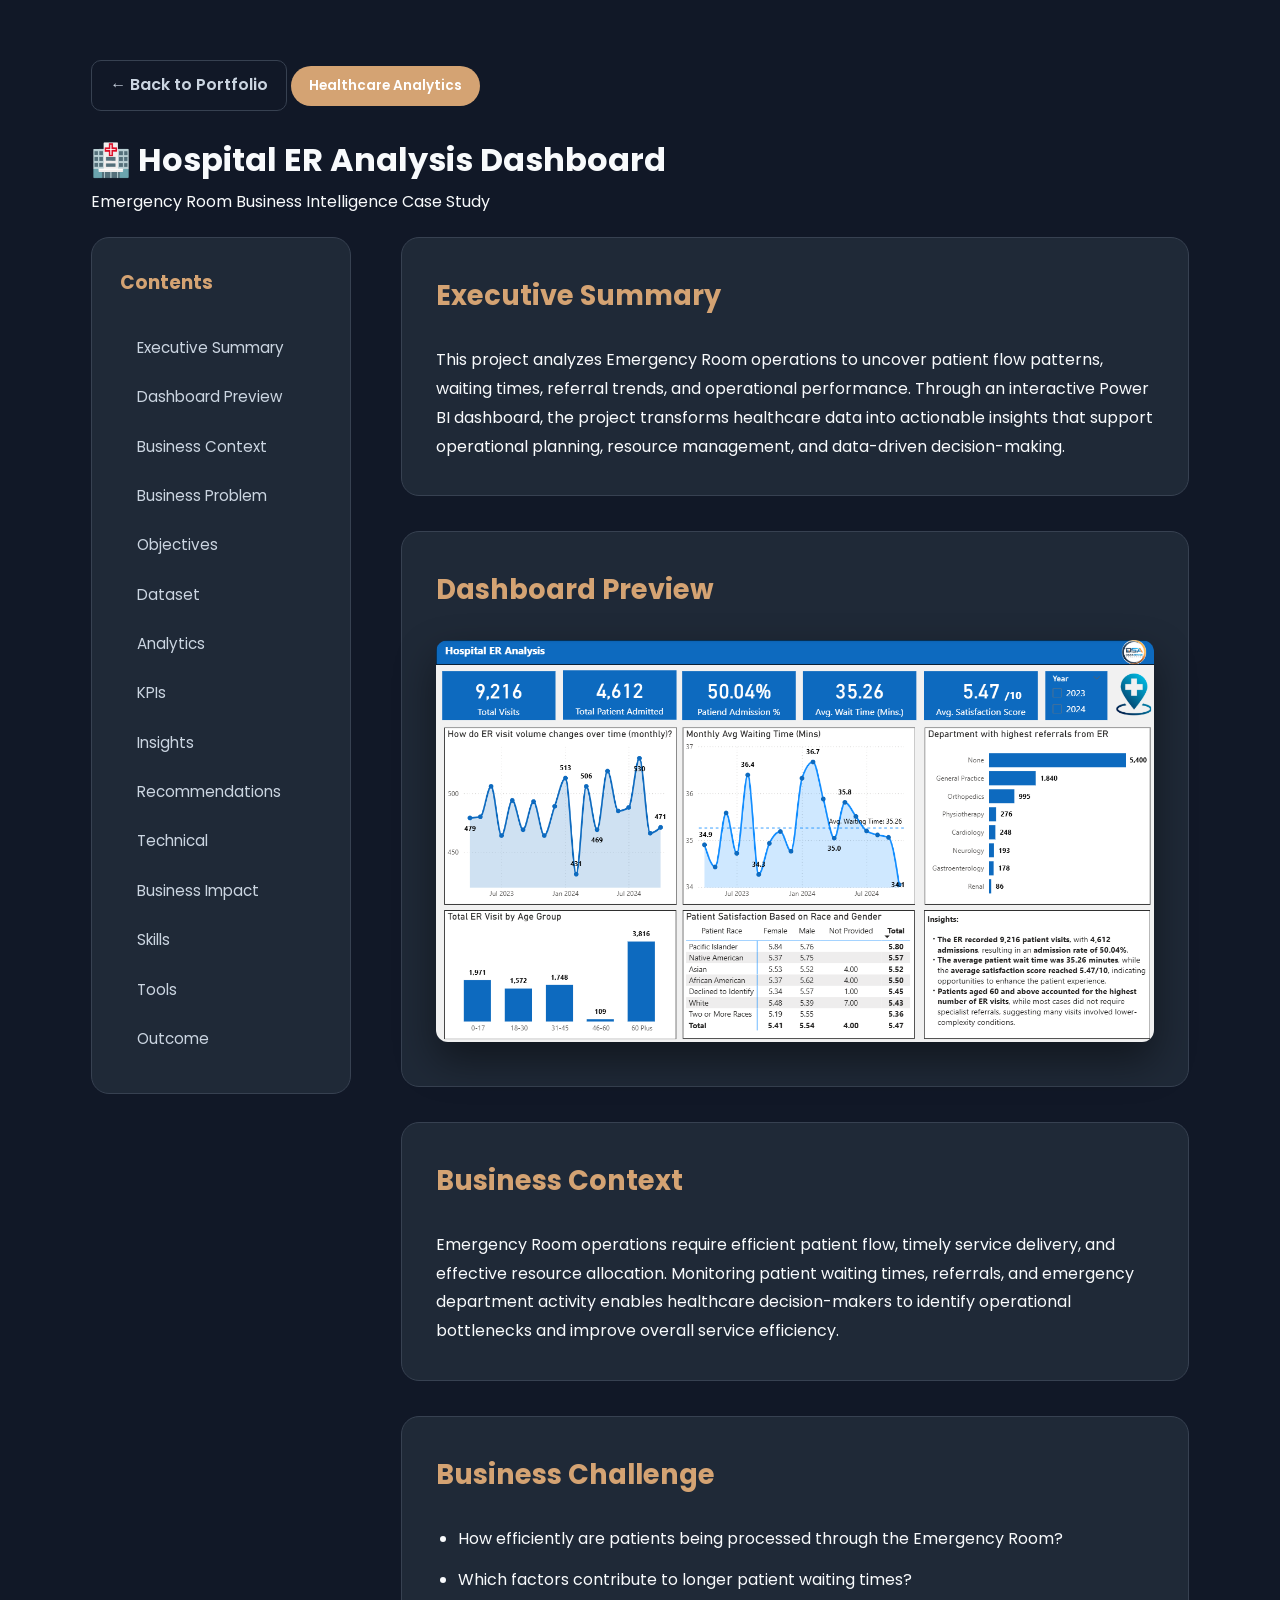
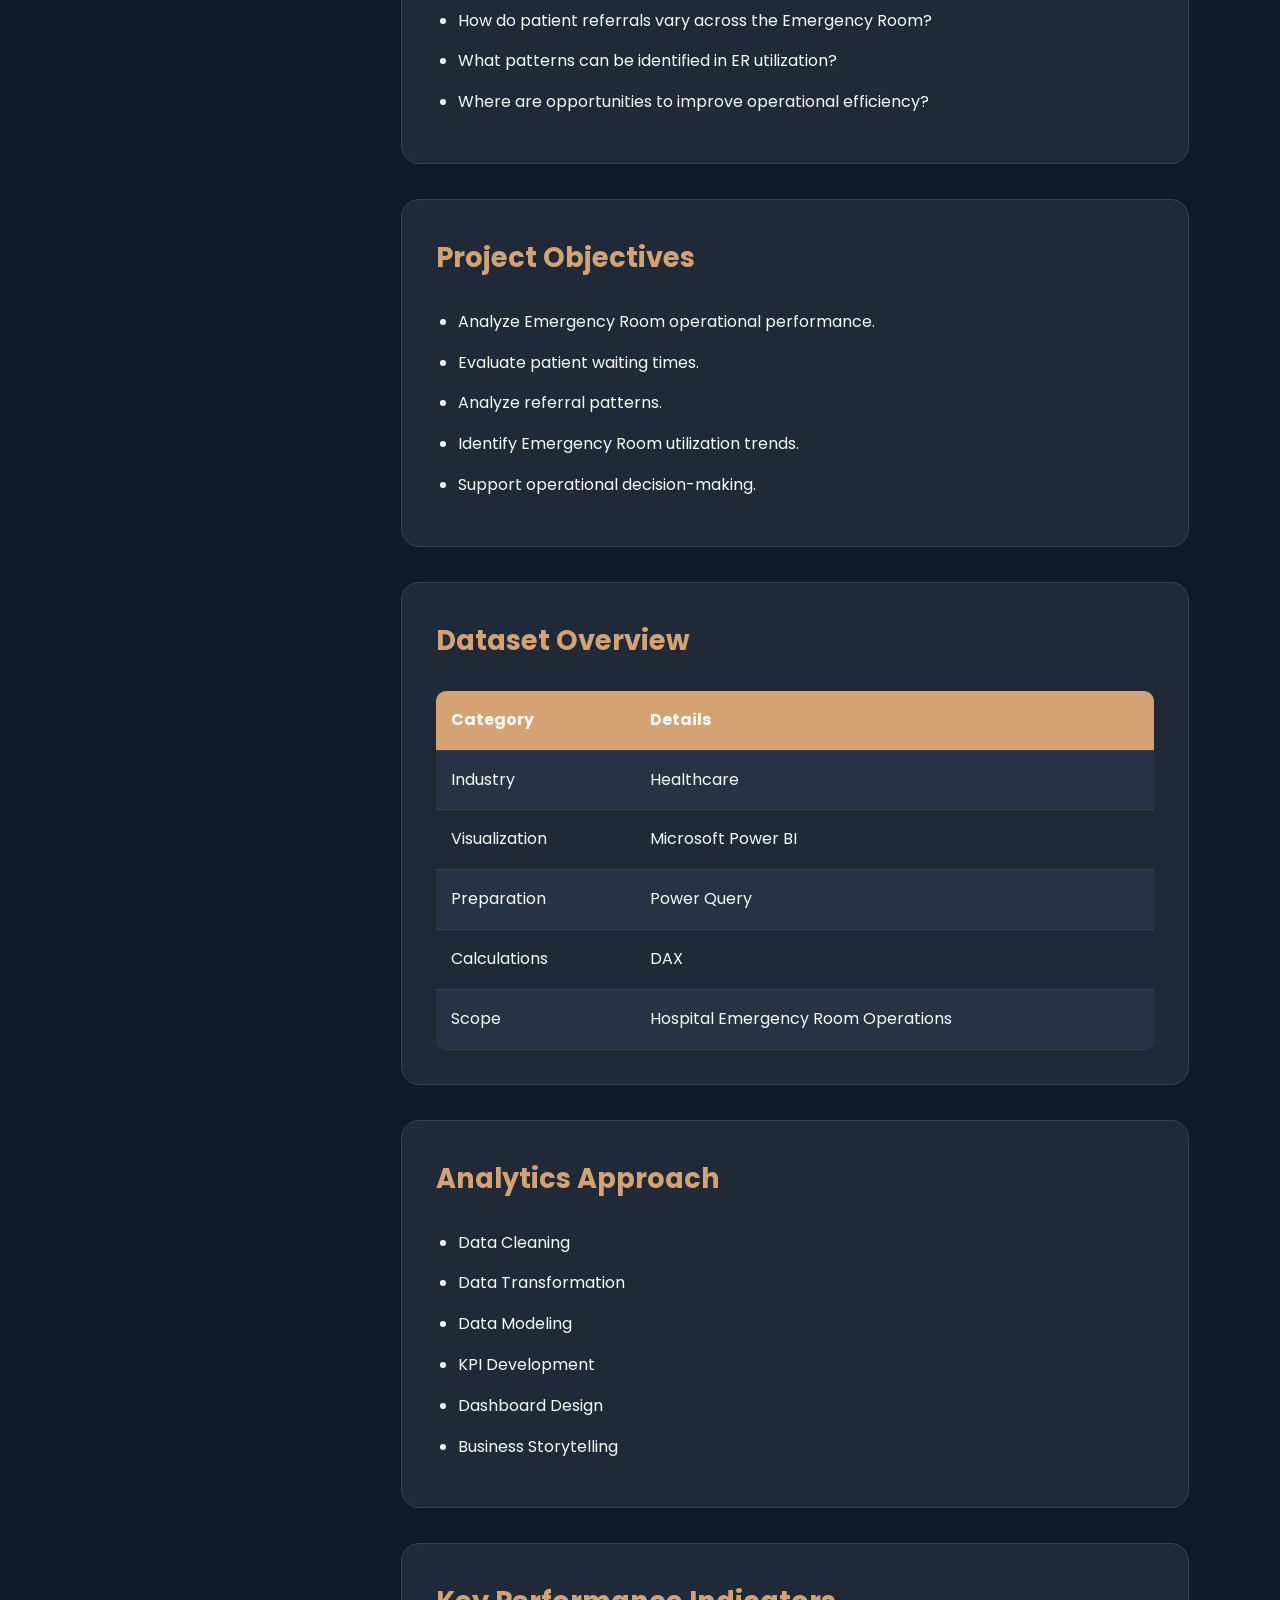
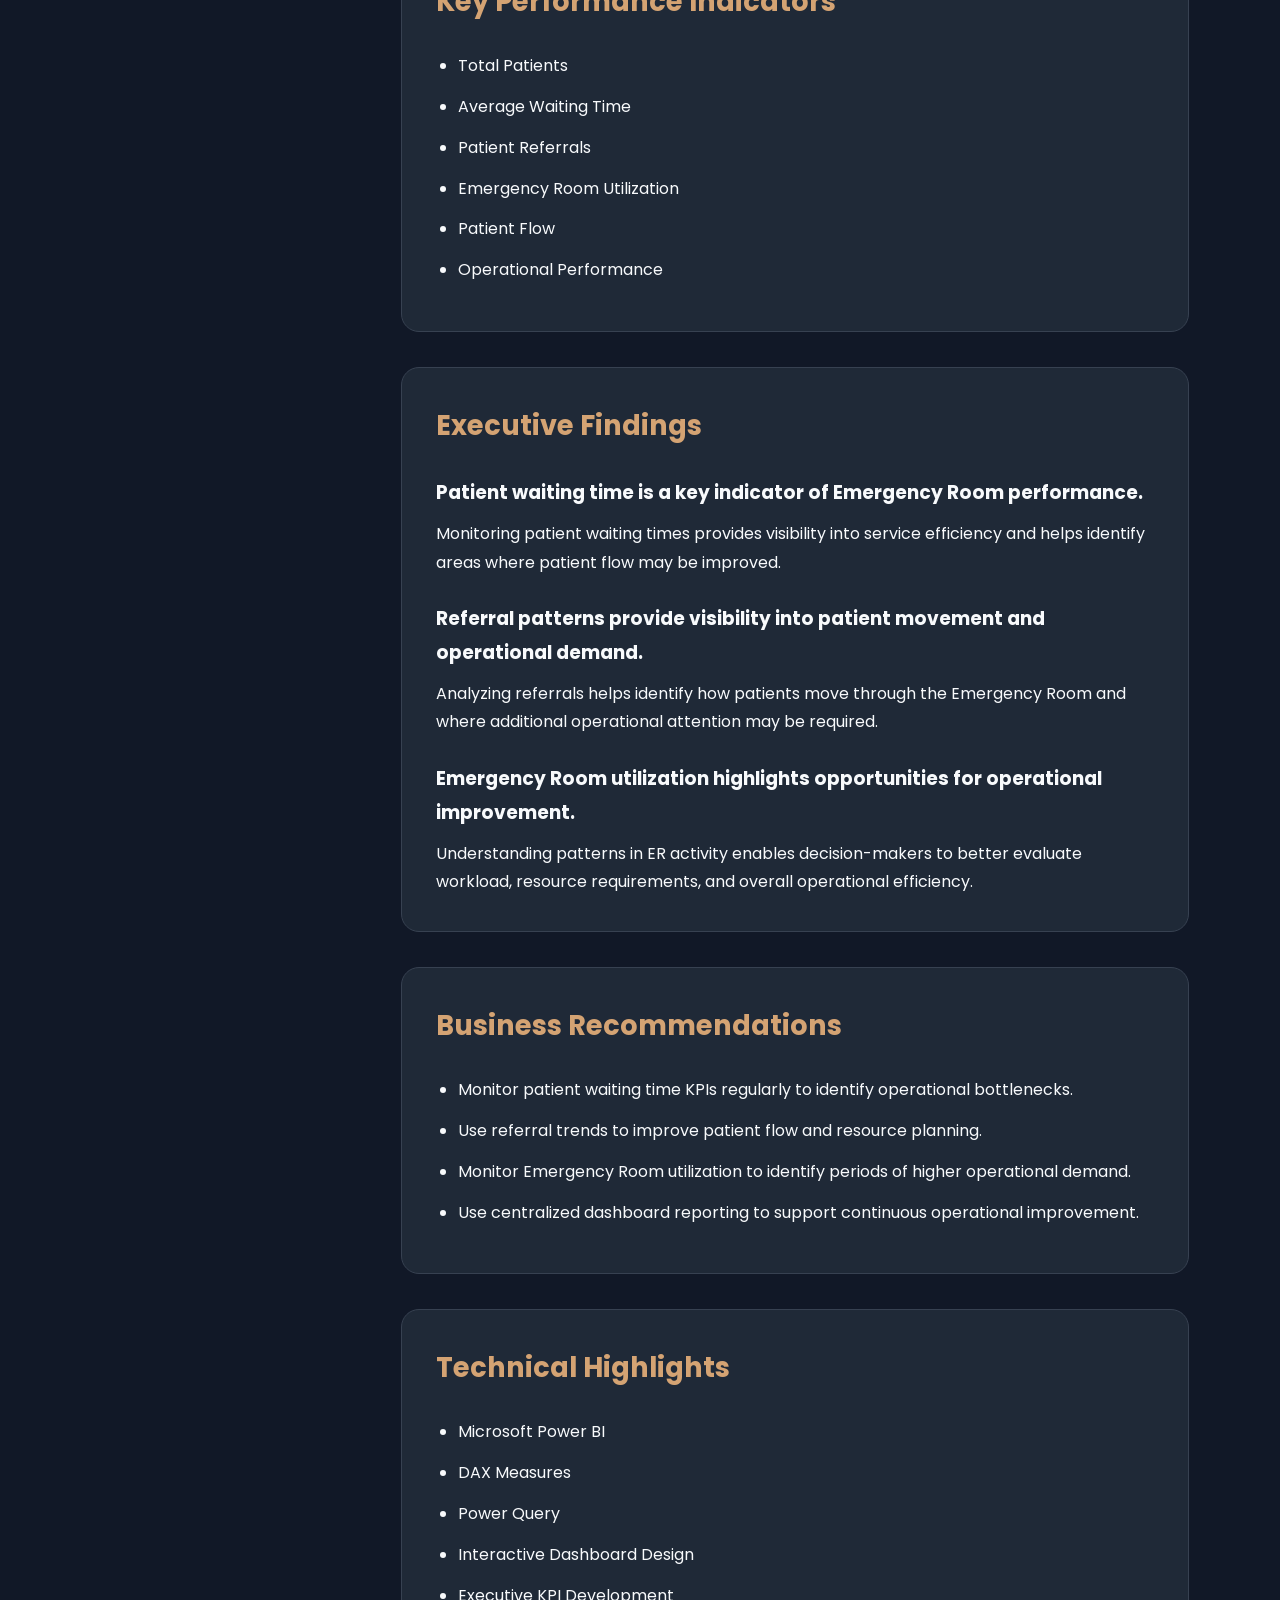
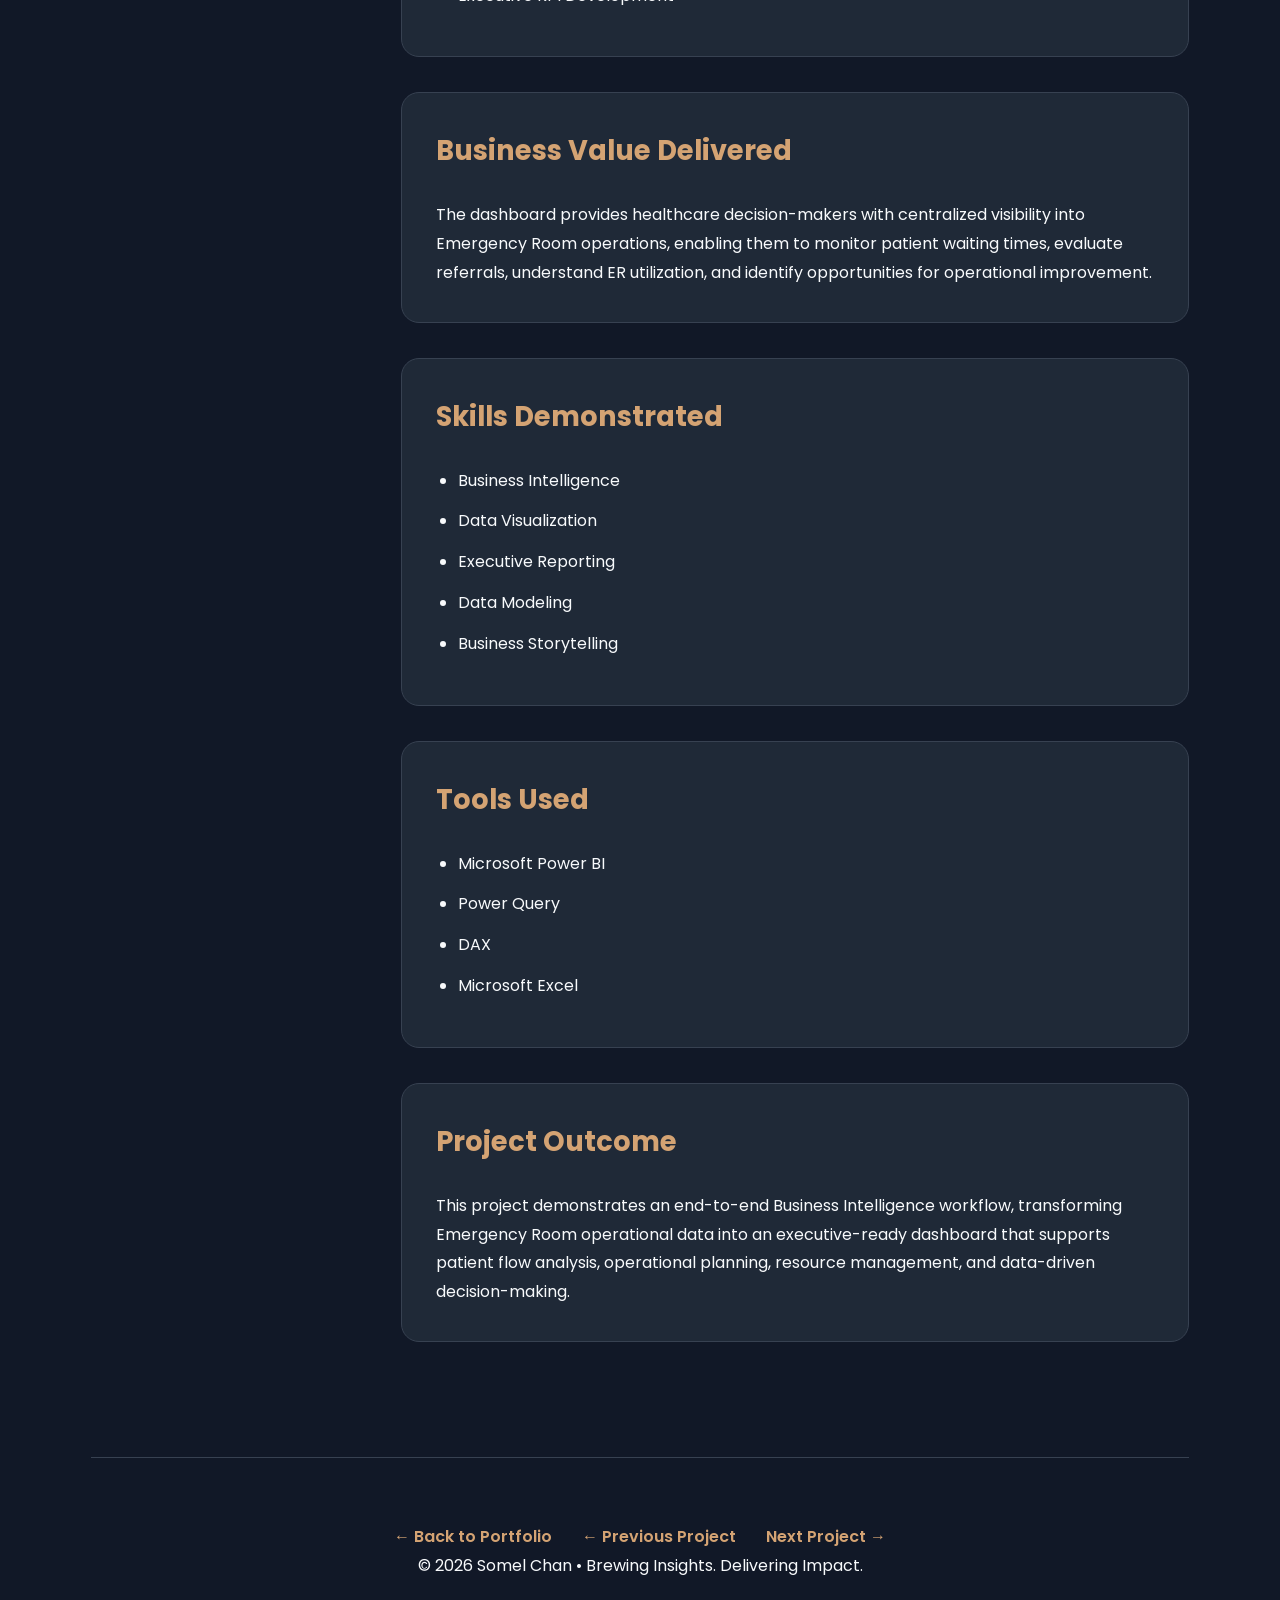
<file: case-studies/hospital-er-analysis/index.html>
<!DOCTYPE html>
<html lang="en">

<head>

<meta charset="UTF-8">

<meta name="viewport" content="width=device-width, initial-scale=1.0">

<title>Hospital ER Analysis | Soms</title>

<link rel="preconnect" href="https://fonts.googleapis.com">

<link rel="preconnect" href="https://fonts.gstatic.com" crossorigin>

<link href="https://fonts.googleapis.com/css2?family=Poppins:wght@300;400;500;600;700;800&display=swap" rel="stylesheet">

<link rel="stylesheet" href="style.css">

</head>

<body>

<div class="container">
<a href="../../index.html#projects" class="back-btn">
← Back to Portfolio
</a>

    <span class="industry">
        Healthcare Analytics
    </span>

    <h1>
        🏥 Hospital ER Analysis Dashboard
    </h1>

    <p>
        Emergency Room Business Intelligence Case Study
    </p>

</header>

<div class="case-layout">

<aside class="case-sidebar">

    <h3>Contents</h3>

    <a href="#summary">Executive Summary</a>

    <a href="#dashboard">Dashboard Preview</a>

    <a href="#context">Business Context</a>

    <a href="#challenge">Business Problem</a>

    <a href="#objectives">Objectives</a>

    <a href="#dataset">Dataset</a>

    <a href="#approach">Analytics</a>

    <a href="#kpis">KPIs</a>

    <a href="#findings">Insights</a>

    <a href="#recommendations">Recommendations</a>

    <a href="#technical">Technical</a>

    <a href="#business-value">Business Impact</a>

    <a href="#skills">Skills</a>

    <a href="#tools">Tools</a>

    <a href="#outcome">Outcome</a>

</aside>

<main class="case-content">

<section id="summary">

<h2>Executive Summary</h2>

<p>

This project analyzes Emergency Room operations to uncover patient flow patterns, waiting times, referral trends, and operational performance. Through an interactive Power BI dashboard, the project transforms healthcare data into actionable insights that support operational planning, resource management, and data-driven decision-making.

</p>

</section>

<section id="dashboard">

<h2>Dashboard Preview</h2>

<img src="dashboard.png" alt="Hospital ER Analysis Dashboard">

</section>

<section id="context">

<h2>Business Context</h2>

<p>

Emergency Room operations require efficient patient flow, timely service delivery, and effective resource allocation. Monitoring patient waiting times, referrals, and emergency department activity enables healthcare decision-makers to identify operational bottlenecks and improve overall service efficiency.

</p>

</section>

<section id="challenge">

<h2>Business Challenge</h2>

<ul>

<li>How efficiently are patients being processed through the Emergency Room?</li>

<li>Which factors contribute to longer patient waiting times?</li>

<li>How do patient referrals vary across the Emergency Room?</li>

<li>What patterns can be identified in ER utilization?</li>

<li>Where are opportunities to improve operational efficiency?</li>

</ul>

</section>

<section id="objectives">

<h2>Project Objectives</h2>

<ul>

<li>Analyze Emergency Room operational performance.</li>

<li>Evaluate patient waiting times.</li>

<li>Analyze referral patterns.</li>

<li>Identify Emergency Room utilization trends.</li>

<li>Support operational decision-making.</li>

</ul>

</section>

<section id="dataset">

<h2>Dataset Overview</h2>

<table>

<tr>

<th>Category</th>

<th>Details</th>

</tr>

<tr>

<td>Industry</td>

<td>Healthcare</td>

</tr>

<tr>

<td>Visualization</td>

<td>Microsoft Power BI</td>

</tr>

<tr>

<td>Preparation</td>

<td>Power Query</td>

</tr>

<tr>

<td>Calculations</td>

<td>DAX</td>

</tr>

<tr>

<td>Scope</td>

<td>Hospital Emergency Room Operations</td>

</tr>

</table>

</section>

<section id="approach">

<h2>Analytics Approach</h2>

<ul>

<li>Data Cleaning</li>

<li>Data Transformation</li>

<li>Data Modeling</li>

<li>KPI Development</li>

<li>Dashboard Design</li>

<li>Business Storytelling</li>

</ul>

</section>

<section id="kpis">

<h2>Key Performance Indicators</h2>

<ul>

<li>Total Patients</li>

<li>Average Waiting Time</li>

<li>Patient Referrals</li>

<li>Emergency Room Utilization</li>

<li>Patient Flow</li>

<li>Operational Performance</li>

</ul>

</section>

<section id="findings">

<h2>Executive Findings</h2>

<h3>Patient waiting time is a key indicator of Emergency Room performance.</h3>

<p>

Monitoring patient waiting times provides visibility into service efficiency and helps identify areas where patient flow may be improved.

</p>

<h3>Referral patterns provide visibility into patient movement and operational demand.</h3>

<p>

Analyzing referrals helps identify how patients move through the Emergency Room and where additional operational attention may be required.

</p>

<h3>Emergency Room utilization highlights opportunities for operational improvement.</h3>

<p>

Understanding patterns in ER activity enables decision-makers to better evaluate workload, resource requirements, and overall operational efficiency.

</p>

</section>

<section id="recommendations">

<h2>Business Recommendations</h2>

<ul>

<li>Monitor patient waiting time KPIs regularly to identify operational bottlenecks.</li>

<li>Use referral trends to improve patient flow and resource planning.</li>

<li>Monitor Emergency Room utilization to identify periods of higher operational demand.</li>

<li>Use centralized dashboard reporting to support continuous operational improvement.</li>

</ul>

</section>

<section id="technical">

<h2>Technical Highlights</h2>

<ul>

<li>Microsoft Power BI</li>

<li>DAX Measures</li>

<li>Power Query</li>

<li>Interactive Dashboard Design</li>

<li>Executive KPI Development</li>

</ul>

</section>

<section id="business-value">

<h2>Business Value Delivered</h2>

<p>

The dashboard provides healthcare decision-makers with centralized visibility into Emergency Room operations, enabling them to monitor patient waiting times, evaluate referrals, understand ER utilization, and identify opportunities for operational improvement.

</p>

</section>

<section id="skills">

<h2>Skills Demonstrated</h2>

<ul>

<li>Business Intelligence</li>

<li>Data Visualization</li>

<li>Executive Reporting</li>

<li>Data Modeling</li>

<li>Business Storytelling</li>

</ul>

</section>

<section id="tools">

<h2>Tools Used</h2>

<ul>

<li>Microsoft Power BI</li>

<li>Power Query</li>

<li>DAX</li>

<li>Microsoft Excel</li>

</ul>

</section>

<section id="outcome">

<h2>Project Outcome</h2>

<p>

This project demonstrates an end-to-end Business Intelligence workflow, transforming Emergency Room operational data into an executive-ready dashboard that supports patient flow analysis, operational planning, resource management, and data-driven decision-making.

</p>

</section>
    
</main>

</div>

<footer>

<div class="project-navigation">

<a href="../../index.html#projects">
    ← Back to Portfolio
</a>

<a href="../bank-churn-analysis/index.html">
    ← Previous Project
</a>

<a href="../hr-data-analytics/index.html">
    Next Project →
</a>

</div>

<p>
    © 2026 Somel Chan • Brewing Insights. Delivering Impact.
</p>

</footer>
</file>
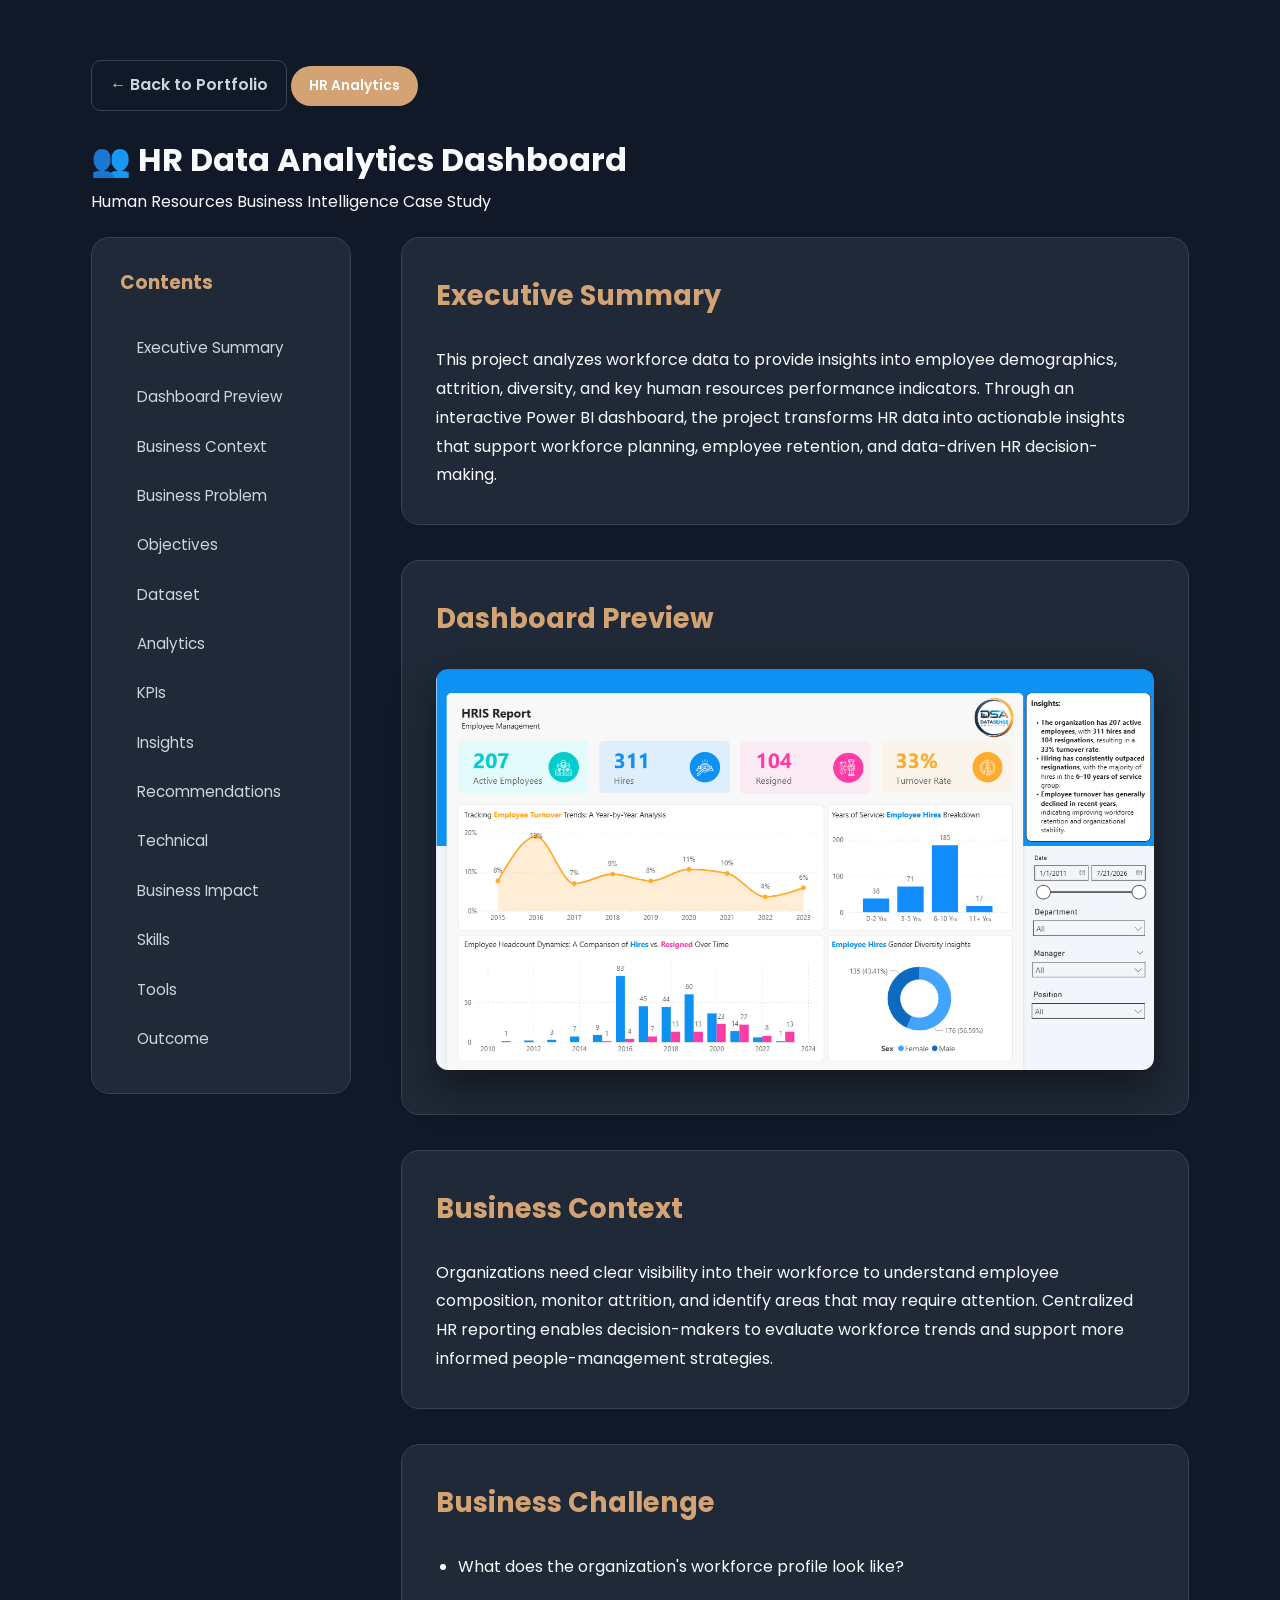
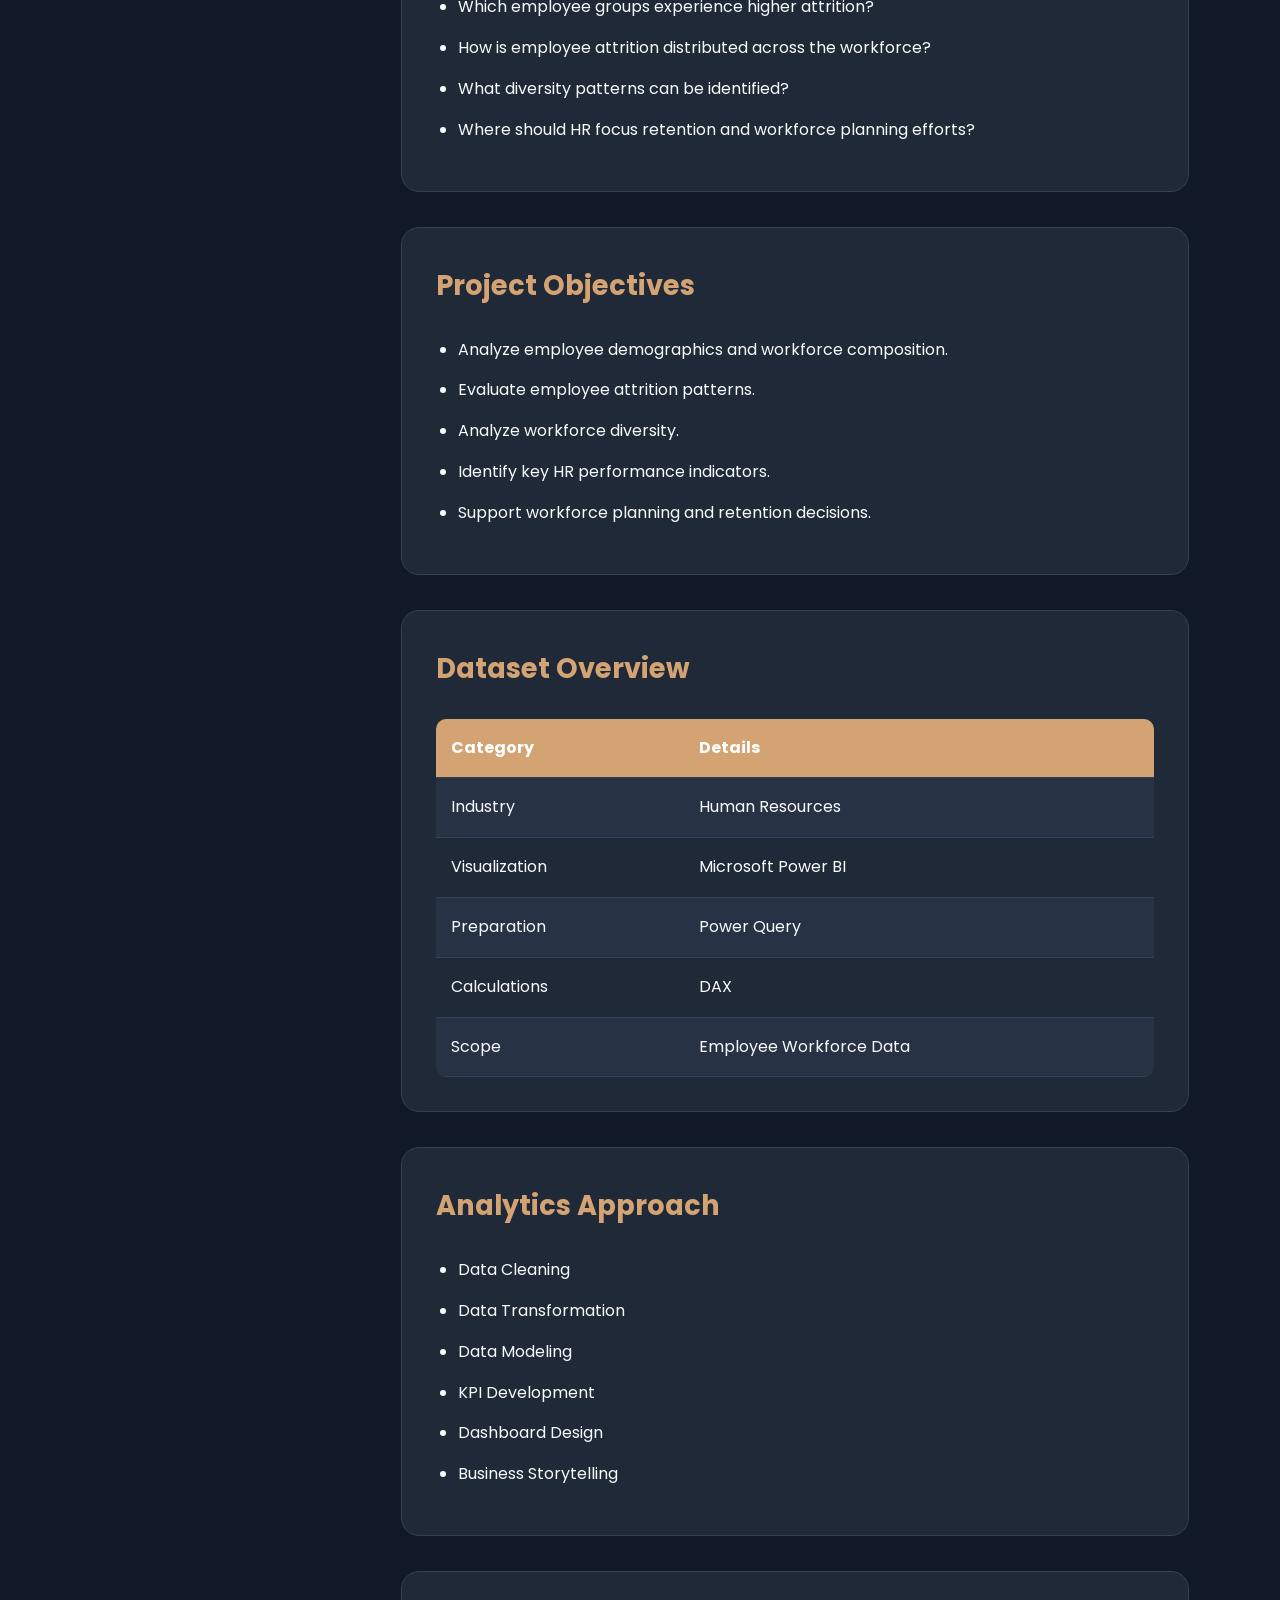
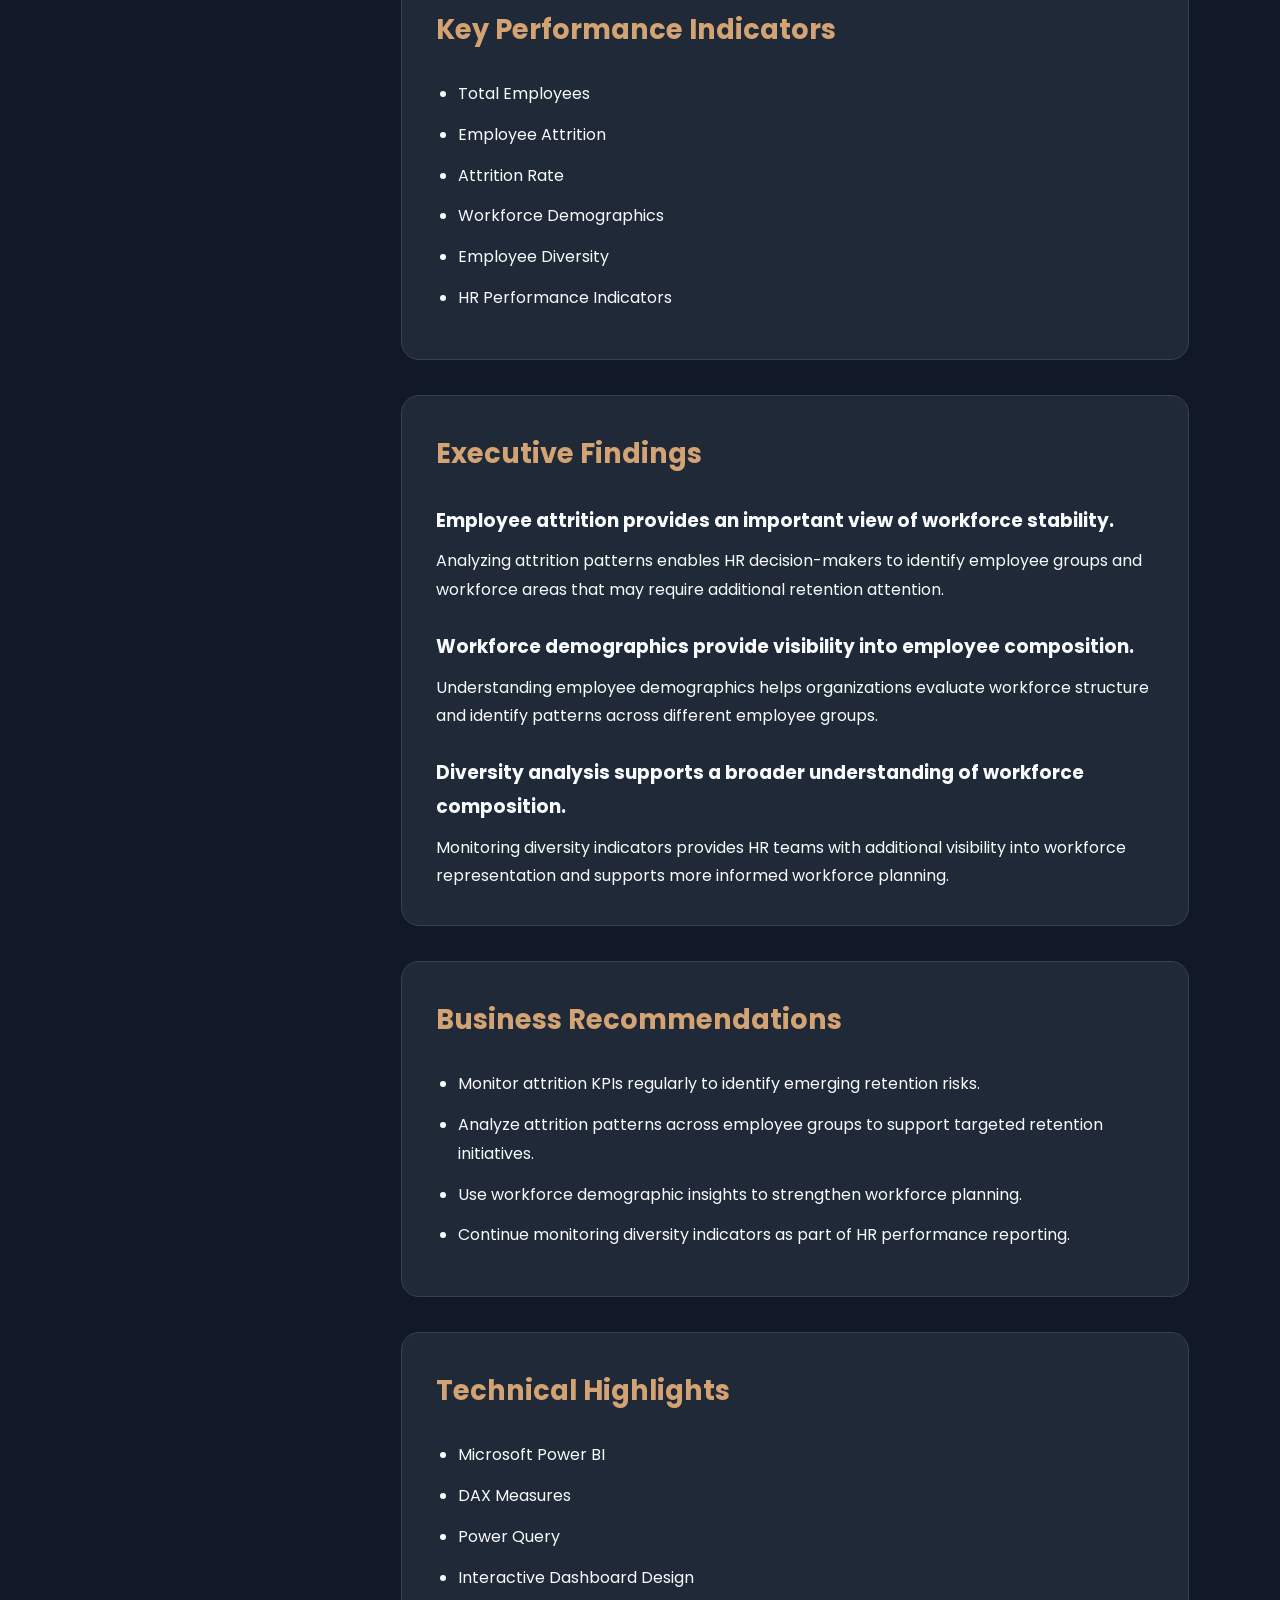
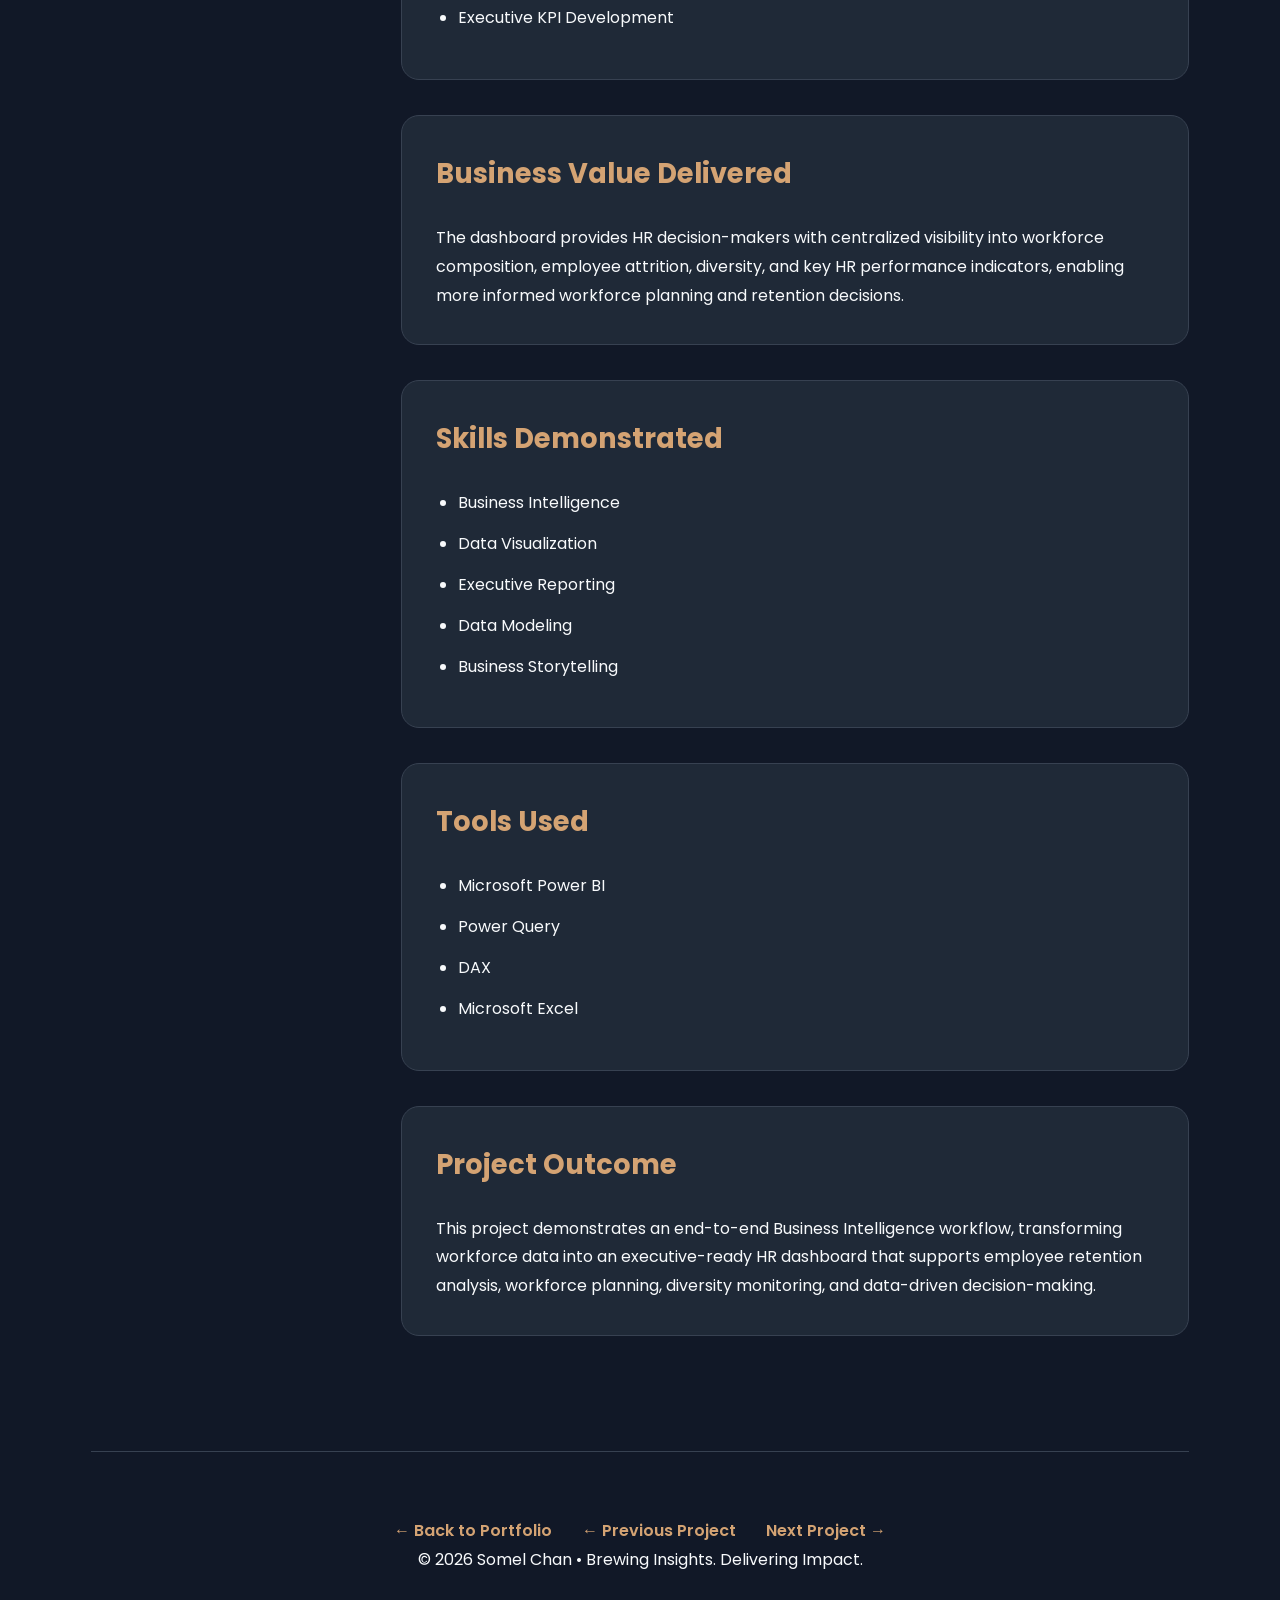
<file: case-studies/hr-data-analytics/index.html>
<!DOCTYPE html>
<html lang="en">

<head>

<meta charset="UTF-8">

<meta name="viewport" content="width=device-width, initial-scale=1.0">

<title>HR Data Analytics | Soms</title>

<link rel="preconnect" href="https://fonts.googleapis.com">

<link rel="preconnect" href="https://fonts.gstatic.com" crossorigin>

<link href="https://fonts.googleapis.com/css2?family=Poppins:wght@300;400;500;600;700;800&display=swap" rel="stylesheet">

<link rel="stylesheet" href="style.css">

</head>

<body>

<div class="container">

<a href="../../index.html#projects" class="back-btn">
← Back to Portfolio
</a>

    <span class="industry">
        HR Analytics
    </span>

    <h1>
        👥 HR Data Analytics Dashboard
    </h1>

    <p>
        Human Resources Business Intelligence Case Study
    </p>

</header>

<div class="case-layout">

<aside class="case-sidebar">

    <h3>Contents</h3>

    <a href="#summary">Executive Summary</a>

    <a href="#dashboard">Dashboard Preview</a>

    <a href="#context">Business Context</a>

    <a href="#challenge">Business Problem</a>

    <a href="#objectives">Objectives</a>

    <a href="#dataset">Dataset</a>

    <a href="#approach">Analytics</a>

    <a href="#kpis">KPIs</a>

    <a href="#findings">Insights</a>

    <a href="#recommendations">Recommendations</a>

    <a href="#technical">Technical</a>

    <a href="#business-value">Business Impact</a>

    <a href="#skills">Skills</a>

    <a href="#tools">Tools</a>

    <a href="#outcome">Outcome</a>

</aside>

<main class="case-content">

<section id="summary">

<h2>Executive Summary</h2>

<p>

This project analyzes workforce data to provide insights into employee demographics, attrition, diversity, and key human resources performance indicators. Through an interactive Power BI dashboard, the project transforms HR data into actionable insights that support workforce planning, employee retention, and data-driven HR decision-making.

</p>

</section>

<section id="dashboard">

<h2>Dashboard Preview</h2>

<img src="dashboard.png" alt="HR Data Analytics Dashboard">

</section>

<section id="context">

<h2>Business Context</h2>

<p>

Organizations need clear visibility into their workforce to understand employee composition, monitor attrition, and identify areas that may require attention. Centralized HR reporting enables decision-makers to evaluate workforce trends and support more informed people-management strategies.

</p>

</section>

<section id="challenge">

<h2>Business Challenge</h2>

<ul>

<li>What does the organization's workforce profile look like?</li>

<li>Which employee groups experience higher attrition?</li>

<li>How is employee attrition distributed across the workforce?</li>

<li>What diversity patterns can be identified?</li>

<li>Where should HR focus retention and workforce planning efforts?</li>

</ul>

</section>

<section id="objectives">

<h2>Project Objectives</h2>

<ul>

<li>Analyze employee demographics and workforce composition.</li>

<li>Evaluate employee attrition patterns.</li>

<li>Analyze workforce diversity.</li>

<li>Identify key HR performance indicators.</li>

<li>Support workforce planning and retention decisions.</li>

</ul>

</section>

<section id="dataset">

<h2>Dataset Overview</h2>

<table>

<tr>

<th>Category</th>

<th>Details</th>

</tr>

<tr>

<td>Industry</td>

<td>Human Resources</td>

</tr>

<tr>

<td>Visualization</td>

<td>Microsoft Power BI</td>

</tr>

<tr>

<td>Preparation</td>

<td>Power Query</td>

</tr>

<tr>

<td>Calculations</td>

<td>DAX</td>

</tr>

<tr>

<td>Scope</td>

<td>Employee Workforce Data</td>

</tr>

</table>

</section>

<section id="approach">

<h2>Analytics Approach</h2>

<ul>

<li>Data Cleaning</li>

<li>Data Transformation</li>

<li>Data Modeling</li>

<li>KPI Development</li>

<li>Dashboard Design</li>

<li>Business Storytelling</li>

</ul>

</section>

<section id="kpis">

<h2>Key Performance Indicators</h2>

<ul>

<li>Total Employees</li>

<li>Employee Attrition</li>

<li>Attrition Rate</li>

<li>Workforce Demographics</li>

<li>Employee Diversity</li>

<li>HR Performance Indicators</li>

</ul>

</section>

<section id="findings">

<h2>Executive Findings</h2>

<h3>Employee attrition provides an important view of workforce stability.</h3>

<p>

Analyzing attrition patterns enables HR decision-makers to identify employee groups and workforce areas that may require additional retention attention.

</p>

<h3>Workforce demographics provide visibility into employee composition.</h3>

<p>

Understanding employee demographics helps organizations evaluate workforce structure and identify patterns across different employee groups.

</p>

<h3>Diversity analysis supports a broader understanding of workforce composition.</h3>

<p>

Monitoring diversity indicators provides HR teams with additional visibility into workforce representation and supports more informed workforce planning.

</p>

</section>

<section id="recommendations">

<h2>Business Recommendations</h2>

<ul>

<li>Monitor attrition KPIs regularly to identify emerging retention risks.</li>

<li>Analyze attrition patterns across employee groups to support targeted retention initiatives.</li>

<li>Use workforce demographic insights to strengthen workforce planning.</li>

<li>Continue monitoring diversity indicators as part of HR performance reporting.</li>

</ul>

</section>

<section id="technical">

<h2>Technical Highlights</h2>

<ul>

<li>Microsoft Power BI</li>

<li>DAX Measures</li>

<li>Power Query</li>

<li>Interactive Dashboard Design</li>

<li>Executive KPI Development</li>

</ul>

</section>

<section id="business-value">

<h2>Business Value Delivered</h2>

<p>

The dashboard provides HR decision-makers with centralized visibility into workforce composition, employee attrition, diversity, and key HR performance indicators, enabling more informed workforce planning and retention decisions.

</p>

</section>

<section id="skills">

<h2>Skills Demonstrated</h2>

<ul>

<li>Business Intelligence</li>

<li>Data Visualization</li>

<li>Executive Reporting</li>

<li>Data Modeling</li>

<li>Business Storytelling</li>

</ul>

</section>

<section id="tools">

<h2>Tools Used</h2>

<ul>

<li>Microsoft Power BI</li>

<li>Power Query</li>

<li>DAX</li>

<li>Microsoft Excel</li>

</ul>

</section>

<section id="outcome">

<h2>Project Outcome</h2>

<p>

This project demonstrates an end-to-end Business Intelligence workflow, transforming workforce data into an executive-ready HR dashboard that supports employee retention analysis, workforce planning, diversity monitoring, and data-driven decision-making.

</p>

</section>
    
</main>

</div>

<footer>

<div class="project-navigation">

<a href="../../index.html#projects">
    ← Back to Portfolio
</a>

<a href="../hospital-er-analysis/index.html">
    ← Previous Project
</a>

<a href="../financial-consumer-complaints-analysis-bank-of-america/index.html">
    Next Project →
</a>

</div>

<p>
    © 2026 Somel Chan • Brewing Insights. Delivering Impact.
</p>

</footer>
</file>
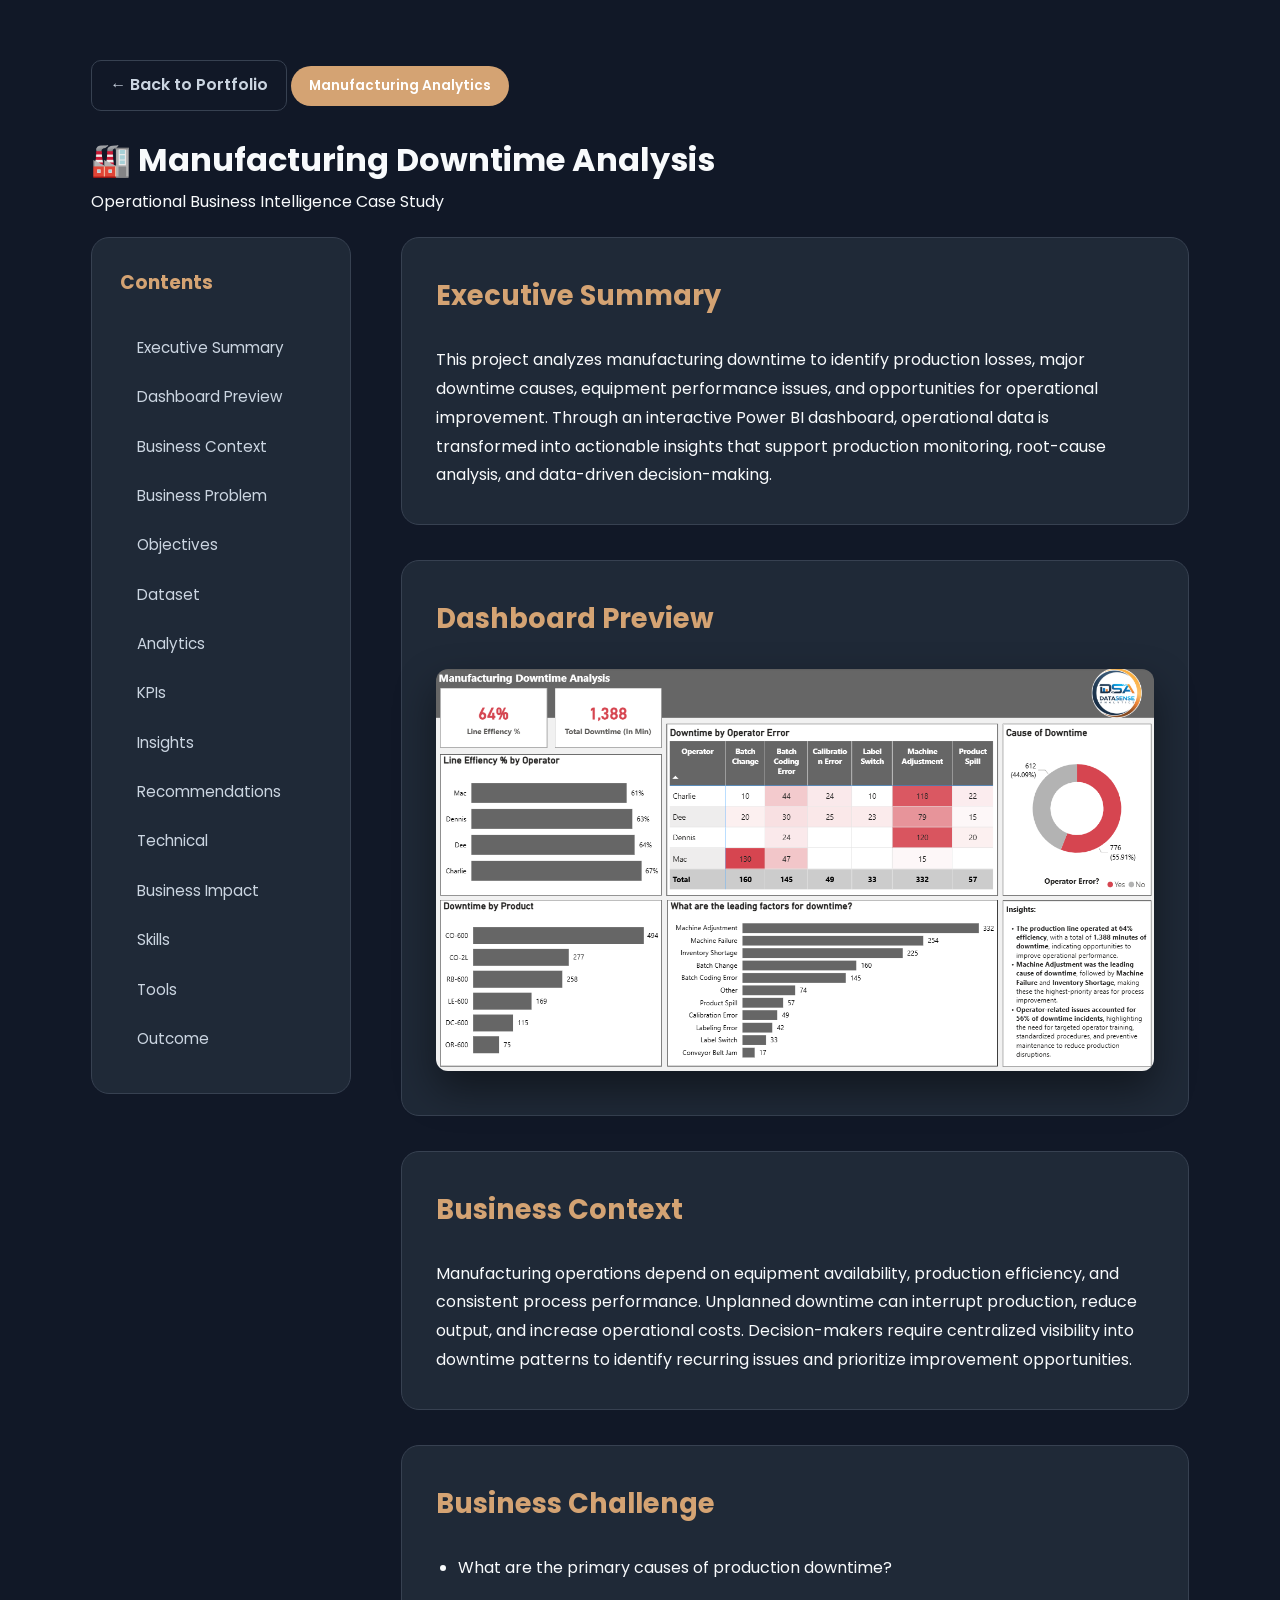
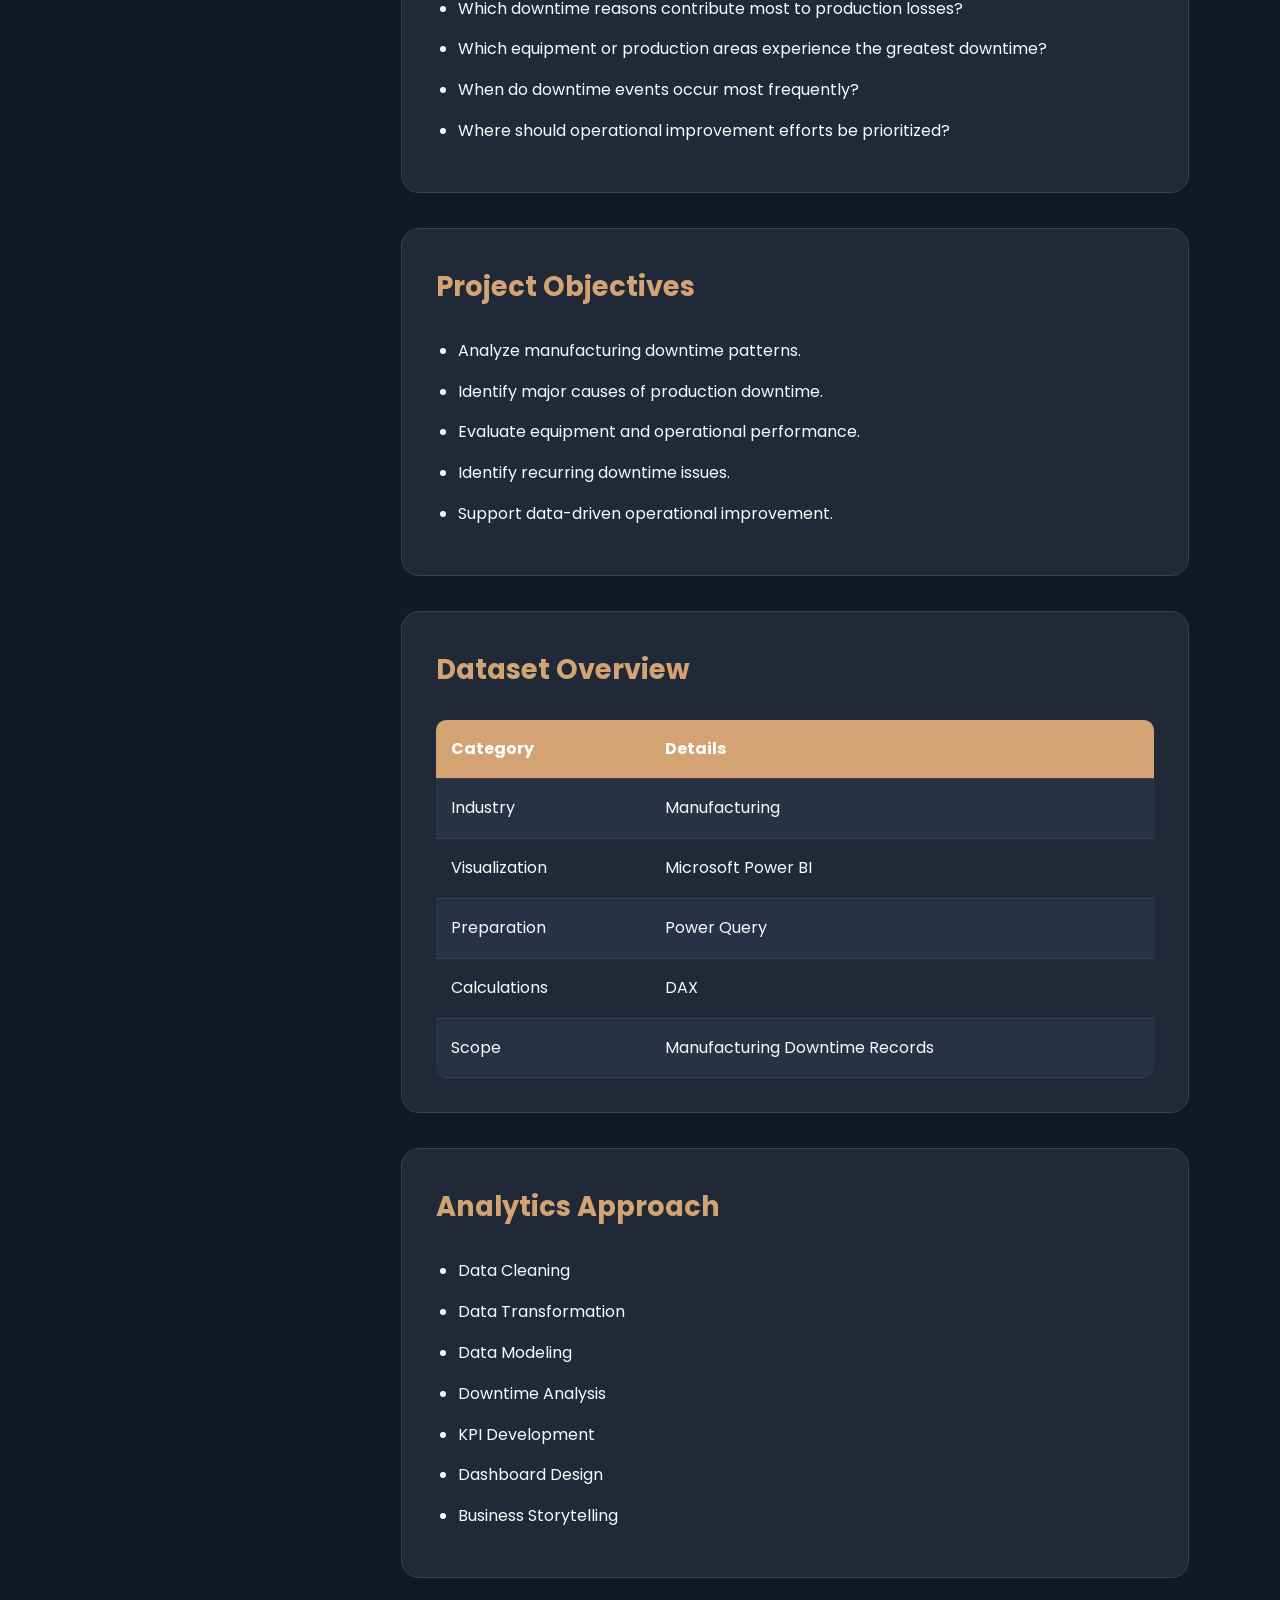
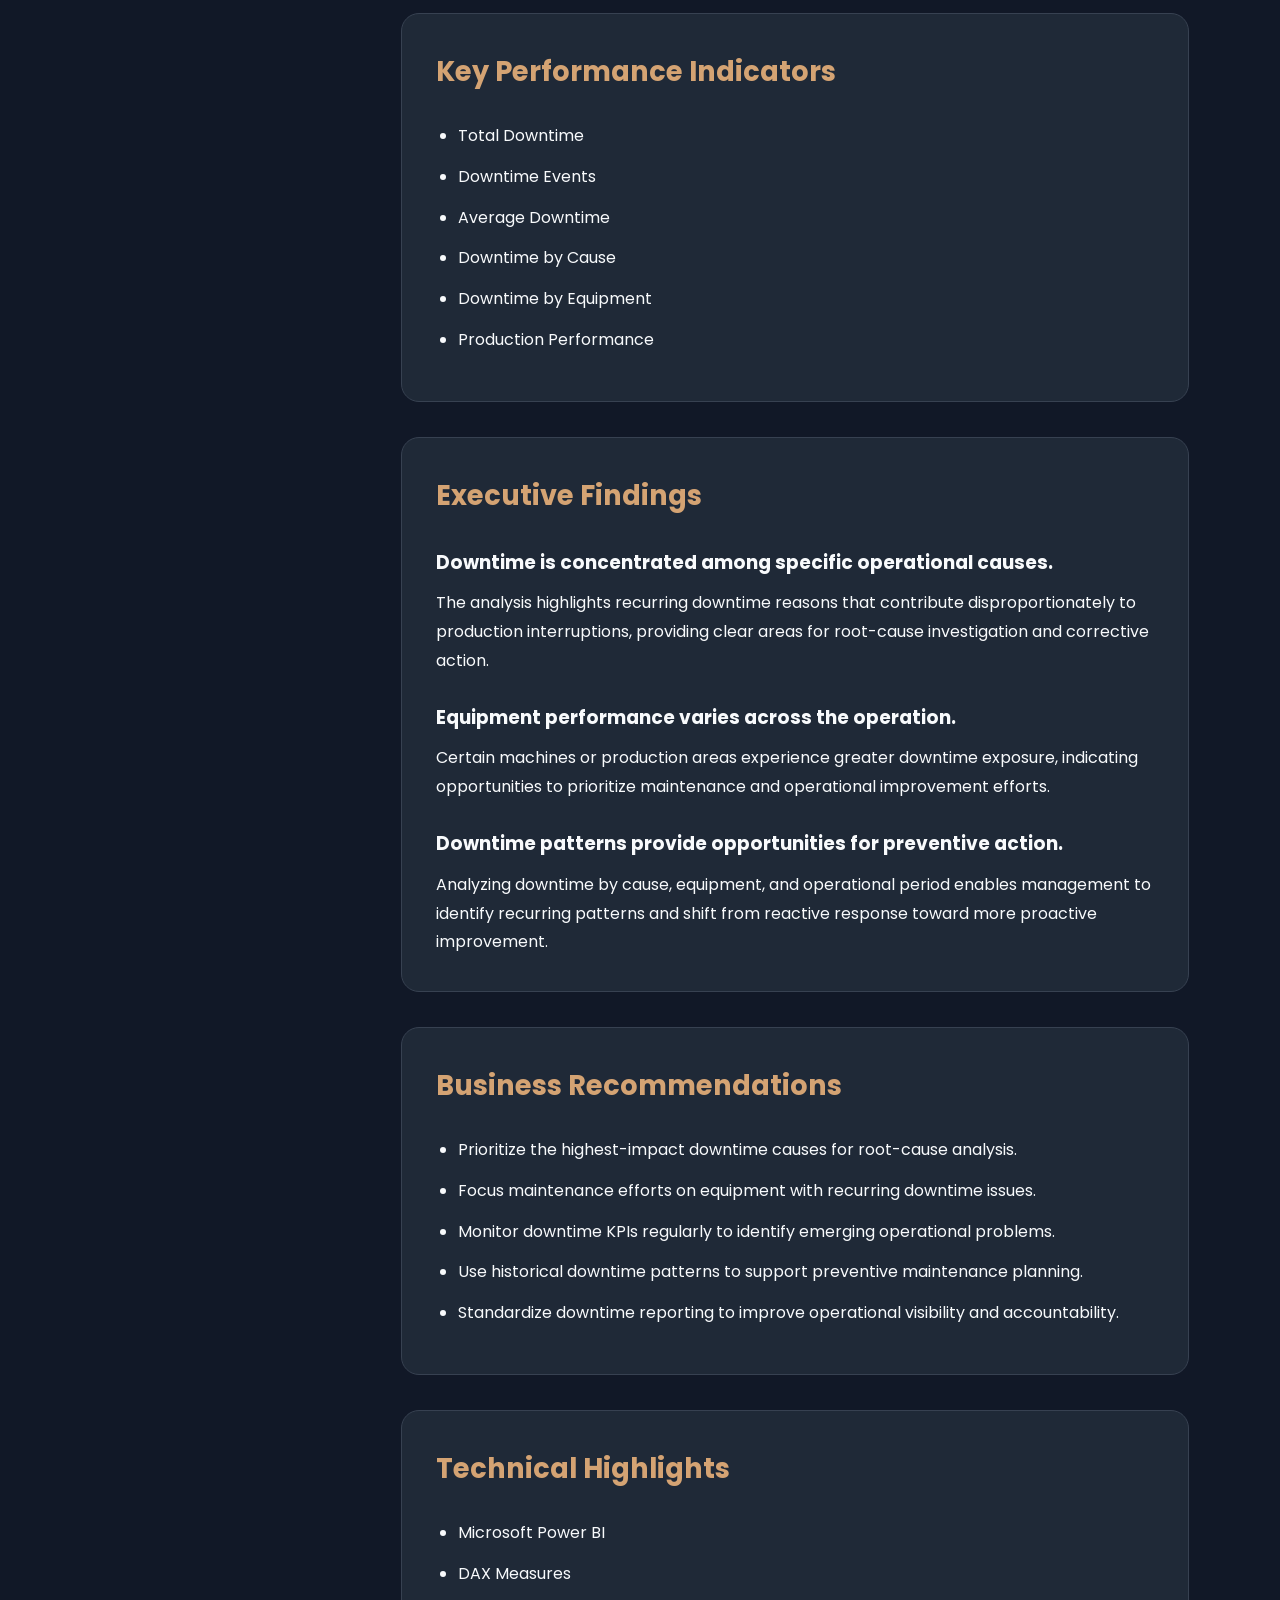
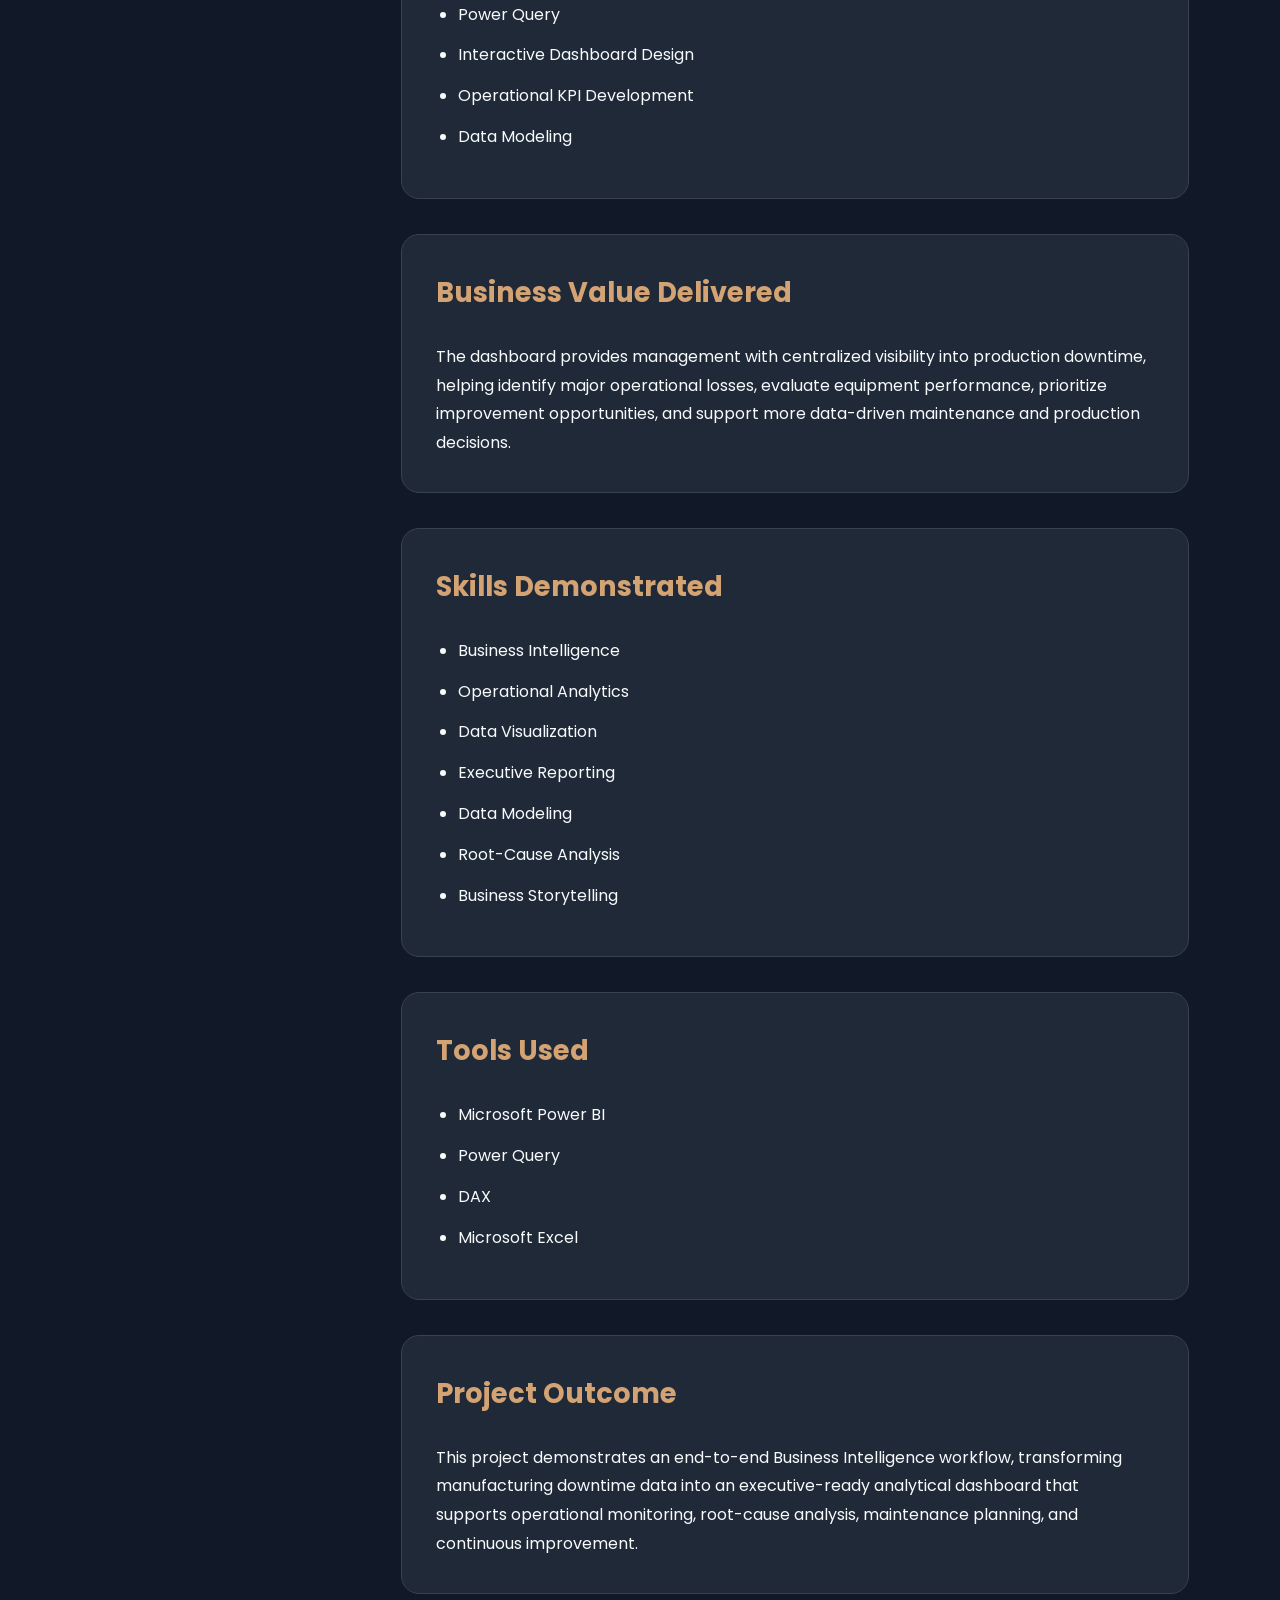
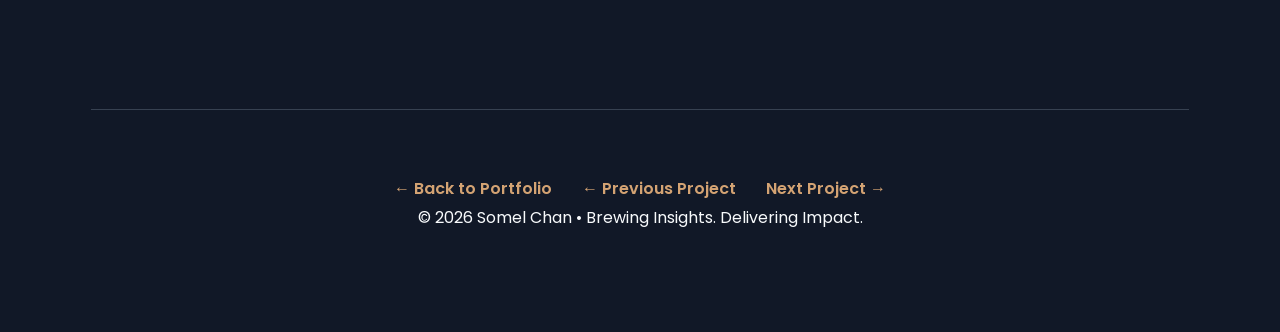
<file: case-studies/manufacturing-downtime-analysis/index.html>
<!DOCTYPE html>

<html lang="en">

<head>

<meta charset="UTF-8">

<meta name="viewport" content="width=device-width, initial-scale=1.0">

<title>Manufacturing Downtime Analysis | Soms</title>

<link rel="preconnect" href="https://fonts.googleapis.com">

<link rel="preconnect" href="https://fonts.gstatic.com" crossorigin>

<link href="https://fonts.googleapis.com/css2?family=Poppins:wght@300;400;500;600;700;800&display=swap" rel="stylesheet">

<link rel="stylesheet" href="style.css">

</head>

<body>

<div class="container">

<a href="../../index.html#projects" class="back-btn">
← Back to Portfolio
</a>

<span class="industry">
    Manufacturing Analytics
</span>

<h1>
    🏭 Manufacturing Downtime Analysis
</h1>

<p>
    Operational Business Intelligence Case Study
</p>

<div class="case-layout">

<aside class="case-sidebar">

<h3>Contents</h3>

<a href="#summary">Executive Summary</a>

<a href="#dashboard">Dashboard Preview</a>

<a href="#context">Business Context</a>

<a href="#challenge">Business Problem</a>

<a href="#objectives">Objectives</a>

<a href="#dataset">Dataset</a>

<a href="#approach">Analytics</a>

<a href="#kpis">KPIs</a>

<a href="#findings">Insights</a>

<a href="#recommendations">Recommendations</a>

<a href="#technical">Technical</a>

<a href="#business-value">Business Impact</a>

<a href="#skills">Skills</a>

<a href="#tools">Tools</a>

<a href="#outcome">Outcome</a>

</aside>

<main class="case-content">

<section id="summary">

<h2>Executive Summary</h2>

<p>

This project analyzes manufacturing downtime to identify production losses, major downtime causes, equipment performance issues, and opportunities for operational improvement. Through an interactive Power BI dashboard, operational data is transformed into actionable insights that support production monitoring, root-cause analysis, and data-driven decision-making.

</p>

</section>

<section id="dashboard">

<h2>Dashboard Preview</h2>

<img src="dashboard.png" alt="Manufacturing Downtime Dashboard">

</section>

<section id="context">

<h2>Business Context</h2>

<p>

Manufacturing operations depend on equipment availability, production efficiency, and consistent process performance. Unplanned downtime can interrupt production, reduce output, and increase operational costs. Decision-makers require centralized visibility into downtime patterns to identify recurring issues and prioritize improvement opportunities.

</p>

</section>

<section id="challenge">

<h2>Business Challenge</h2>

<ul>

<li>What are the primary causes of production downtime?</li>

<li>Which downtime reasons contribute most to production losses?</li>

<li>Which equipment or production areas experience the greatest downtime?</li>

<li>When do downtime events occur most frequently?</li>

<li>Where should operational improvement efforts be prioritized?</li>

</ul>

</section>

<section id="objectives">

<h2>Project Objectives</h2>

<ul>

<li>Analyze manufacturing downtime patterns.</li>

<li>Identify major causes of production downtime.</li>

<li>Evaluate equipment and operational performance.</li>

<li>Identify recurring downtime issues.</li>

<li>Support data-driven operational improvement.</li>

</ul>

</section>

<section id="dataset">

<h2>Dataset Overview</h2>

<table>

<tr>

<th>Category</th>

<th>Details</th>

</tr>

<tr>

<td>Industry</td>

<td>Manufacturing</td>

</tr>

<tr>

<td>Visualization</td>

<td>Microsoft Power BI</td>

</tr>

<tr>

<td>Preparation</td>

<td>Power Query</td>

</tr>

<tr>

<td>Calculations</td>

<td>DAX</td>

</tr>

<tr>

<td>Scope</td>

<td>Manufacturing Downtime Records</td>

</tr>

</table>

</section>

<section id="approach">

<h2>Analytics Approach</h2>

<ul>

<li>Data Cleaning</li>

<li>Data Transformation</li>

<li>Data Modeling</li>

<li>Downtime Analysis</li>

<li>KPI Development</li>

<li>Dashboard Design</li>

<li>Business Storytelling</li>

</ul>

</section>

<section id="kpis">

<h2>Key Performance Indicators</h2>

<ul>

<li>Total Downtime</li>

<li>Downtime Events</li>

<li>Average Downtime</li>

<li>Downtime by Cause</li>

<li>Downtime by Equipment</li>

<li>Production Performance</li>

</ul>

</section>

<section id="findings">

<h2>Executive Findings</h2>

<h3>Downtime is concentrated among specific operational causes.</h3>

<p>

The analysis highlights recurring downtime reasons that contribute disproportionately to production interruptions, providing clear areas for root-cause investigation and corrective action.

</p>

<h3>Equipment performance varies across the operation.</h3>

<p>

Certain machines or production areas experience greater downtime exposure, indicating opportunities to prioritize maintenance and operational improvement efforts.

</p>

<h3>Downtime patterns provide opportunities for preventive action.</h3>

<p>

Analyzing downtime by cause, equipment, and operational period enables management to identify recurring patterns and shift from reactive response toward more proactive improvement.

</p>

</section>

<section id="recommendations">

<h2>Business Recommendations</h2>

<ul>

<li>Prioritize the highest-impact downtime causes for root-cause analysis.</li>

<li>Focus maintenance efforts on equipment with recurring downtime issues.</li>

<li>Monitor downtime KPIs regularly to identify emerging operational problems.</li>

<li>Use historical downtime patterns to support preventive maintenance planning.</li>

<li>Standardize downtime reporting to improve operational visibility and accountability.</li>

</ul>

</section>

<section id="technical">

<h2>Technical Highlights</h2>

<ul>

<li>Microsoft Power BI</li>

<li>DAX Measures</li>

<li>Power Query</li>

<li>Interactive Dashboard Design</li>

<li>Operational KPI Development</li>

<li>Data Modeling</li>

</ul>

</section>

<section id="business-value">

<h2>Business Value Delivered</h2>

<p>

The dashboard provides management with centralized visibility into production downtime, helping identify major operational losses, evaluate equipment performance, prioritize improvement opportunities, and support more data-driven maintenance and production decisions.

</p>

</section>

<section id="skills">

<h2>Skills Demonstrated</h2>

<ul>

<li>Business Intelligence</li>

<li>Operational Analytics</li>

<li>Data Visualization</li>

<li>Executive Reporting</li>

<li>Data Modeling</li>

<li>Root-Cause Analysis</li>

<li>Business Storytelling</li>

</ul>

</section>

<section id="tools">

<h2>Tools Used</h2>

<ul>

<li>Microsoft Power BI</li>

<li>Power Query</li>

<li>DAX</li>

<li>Microsoft Excel</li>

</ul>

</section>

<section id="outcome">

<h2>Project Outcome</h2>

<p>

This project demonstrates an end-to-end Business Intelligence workflow, transforming manufacturing downtime data into an executive-ready analytical dashboard that supports operational monitoring, root-cause analysis, maintenance planning, and continuous improvement.

</p>

</section>

</main>

</div>

<footer>

<div class="project-navigation">

<a href="../../index.html#projects">
    ← Back to Portfolio
</a>

<a href="../financial-consumer-complaints-analysis-bank-of-america/index.html">
    ← Previous Project
</a>

<a href="../food-and-beverage-sales-dashboard/index.html">
    Next Project →
</a>

</div>

<p>
    © 2026 Somel Chan • Brewing Insights. Delivering Impact.
</p>

</footer>
</file>
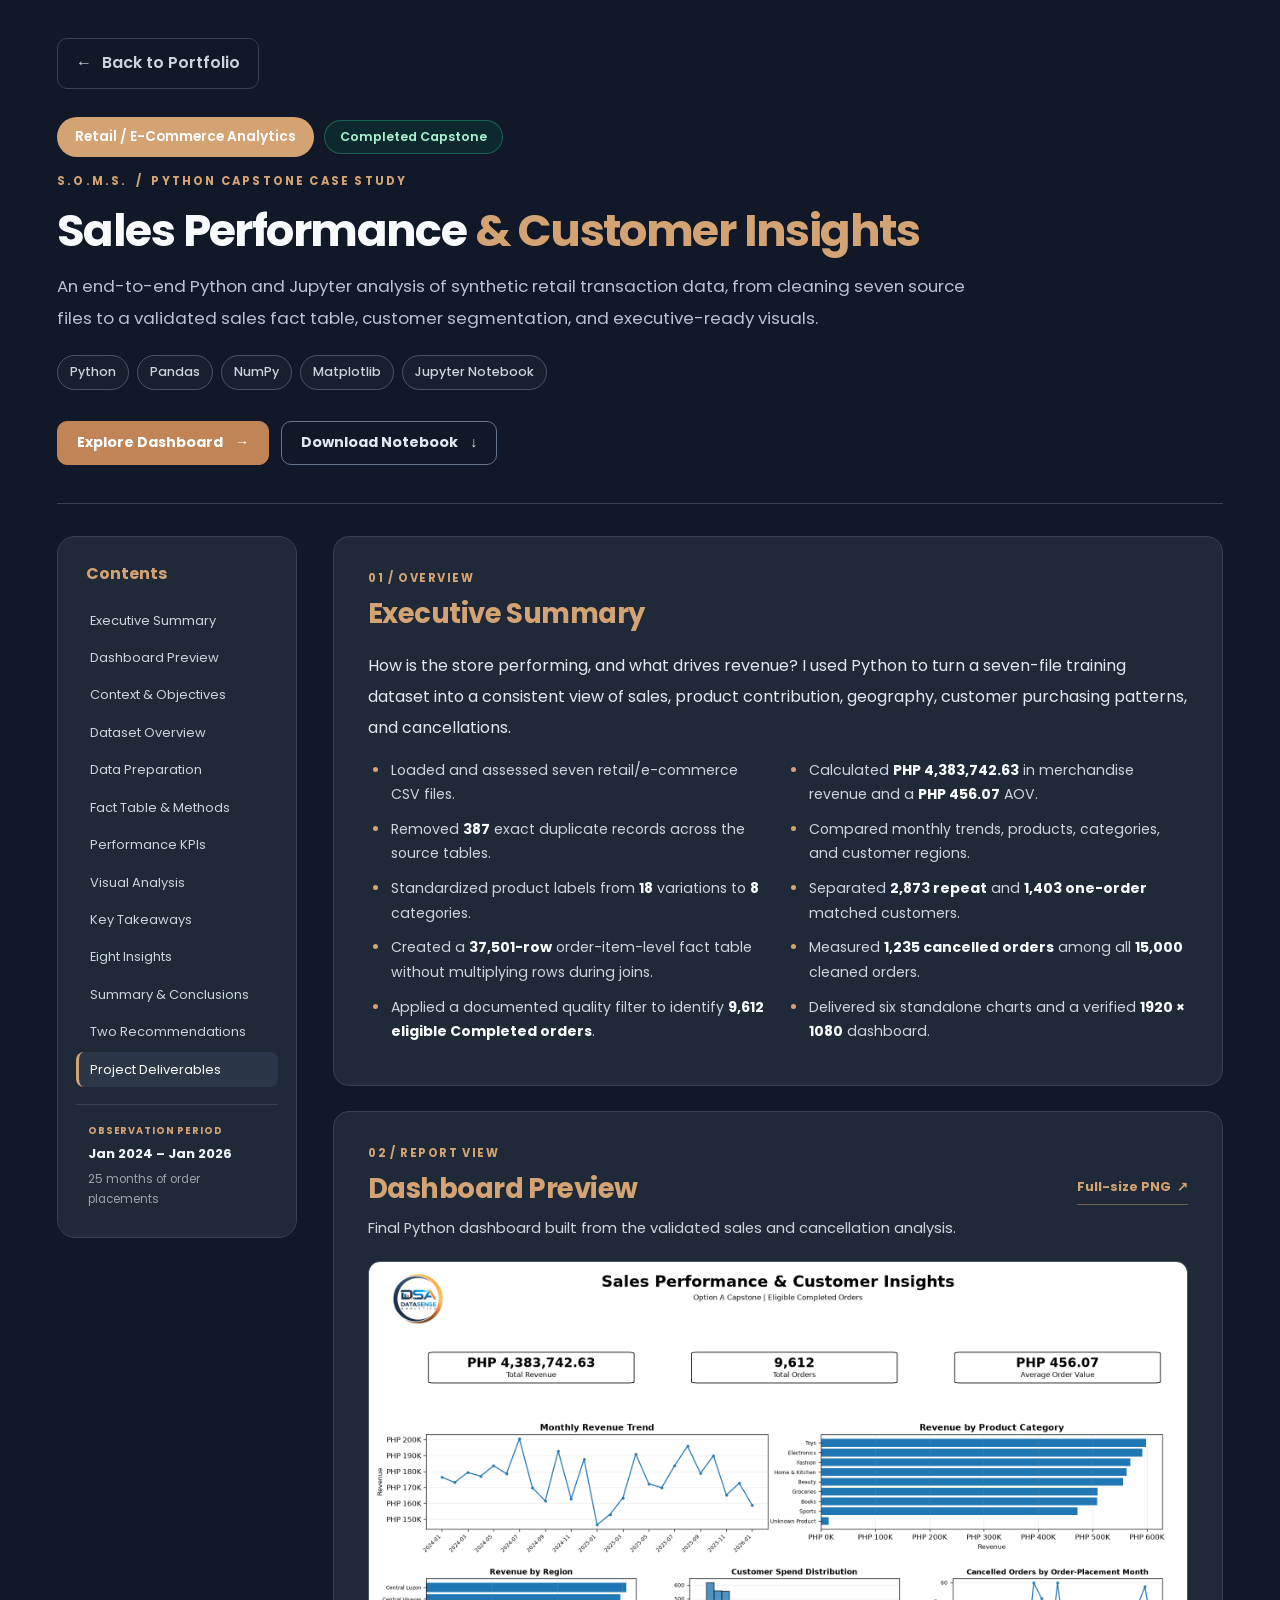
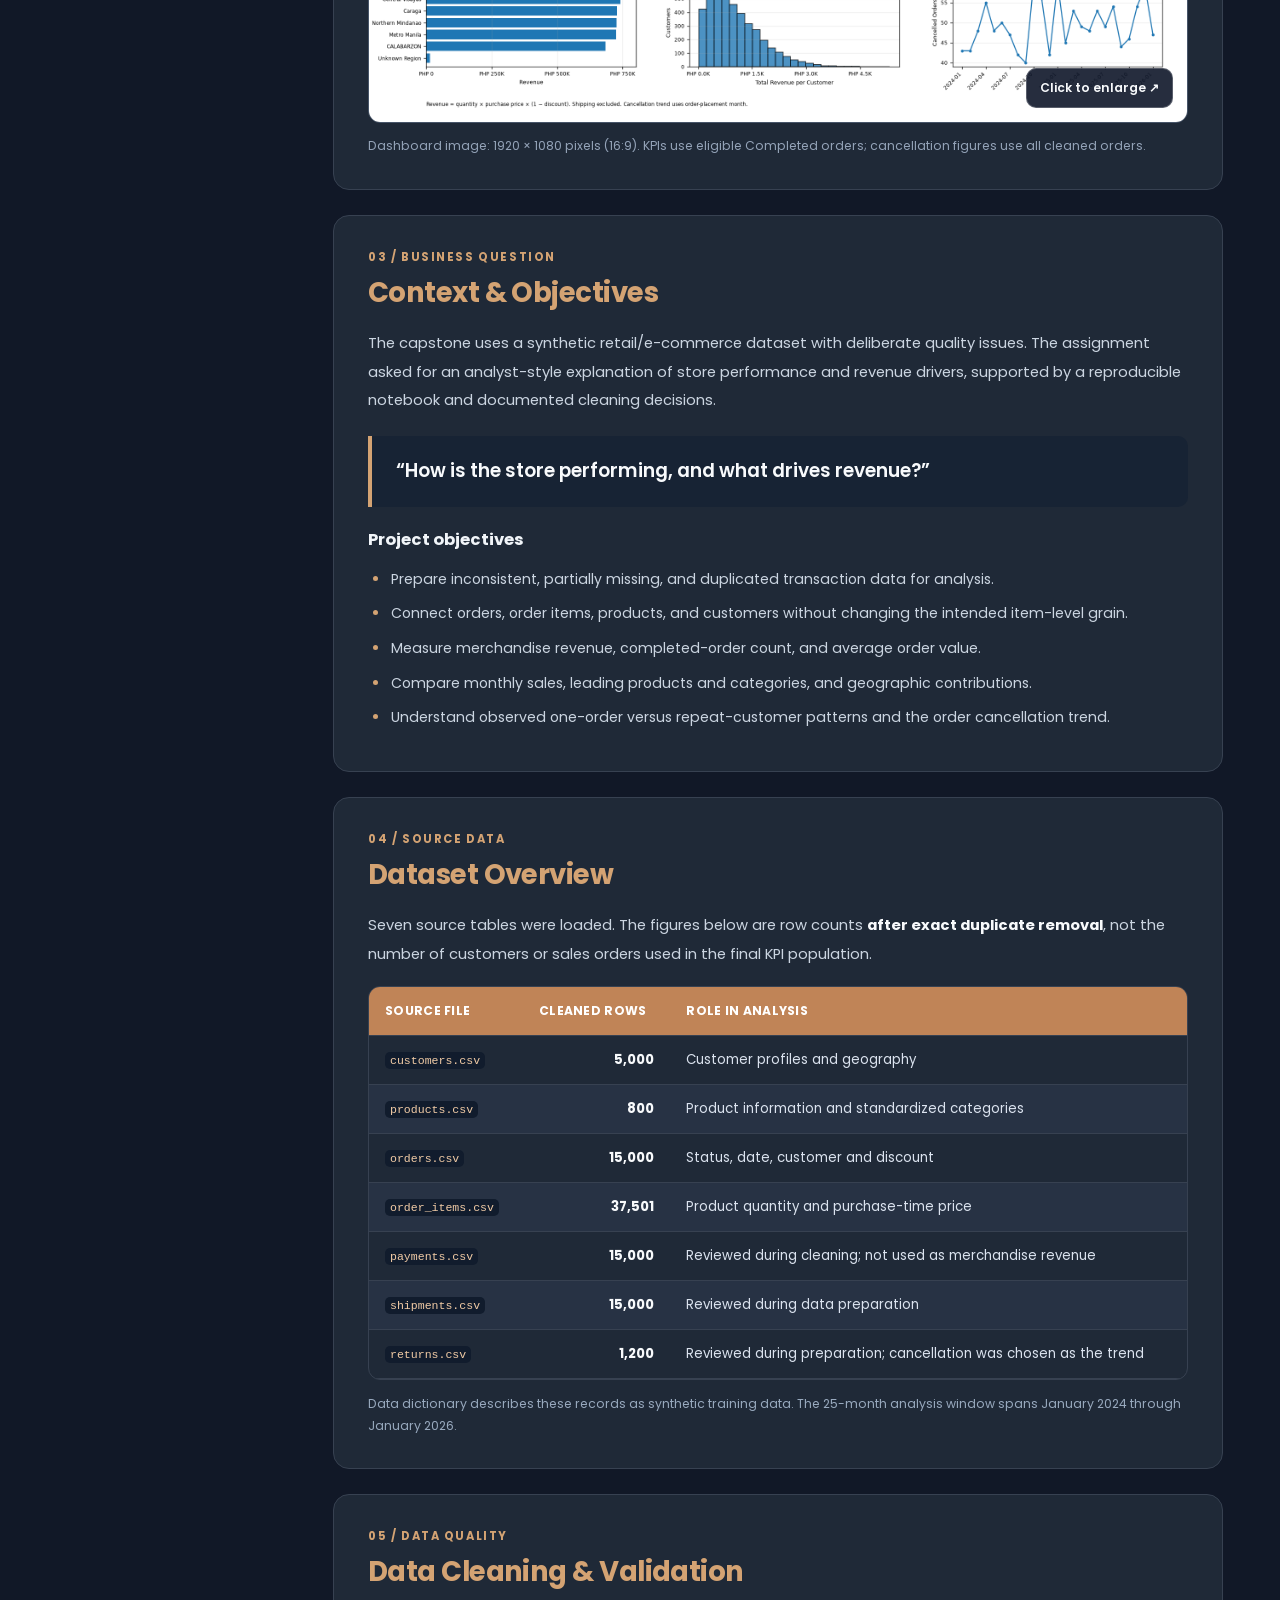
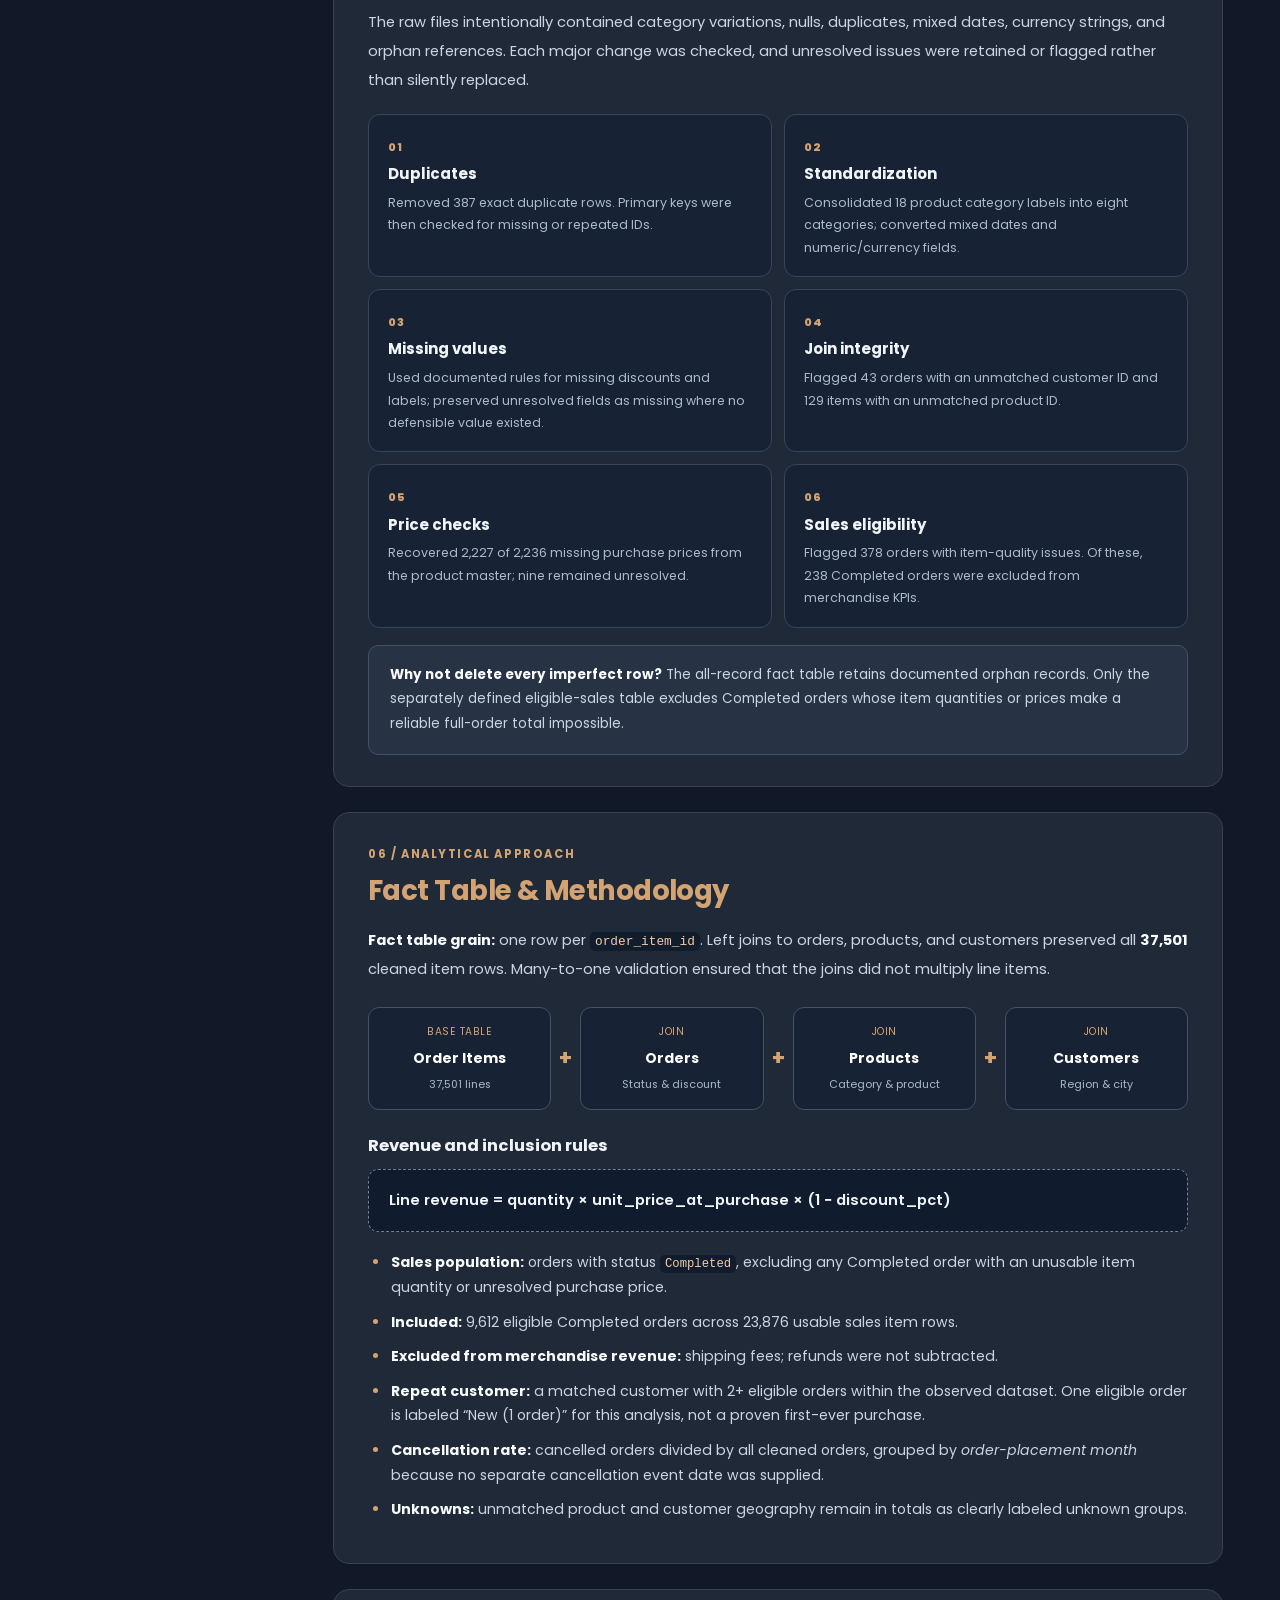
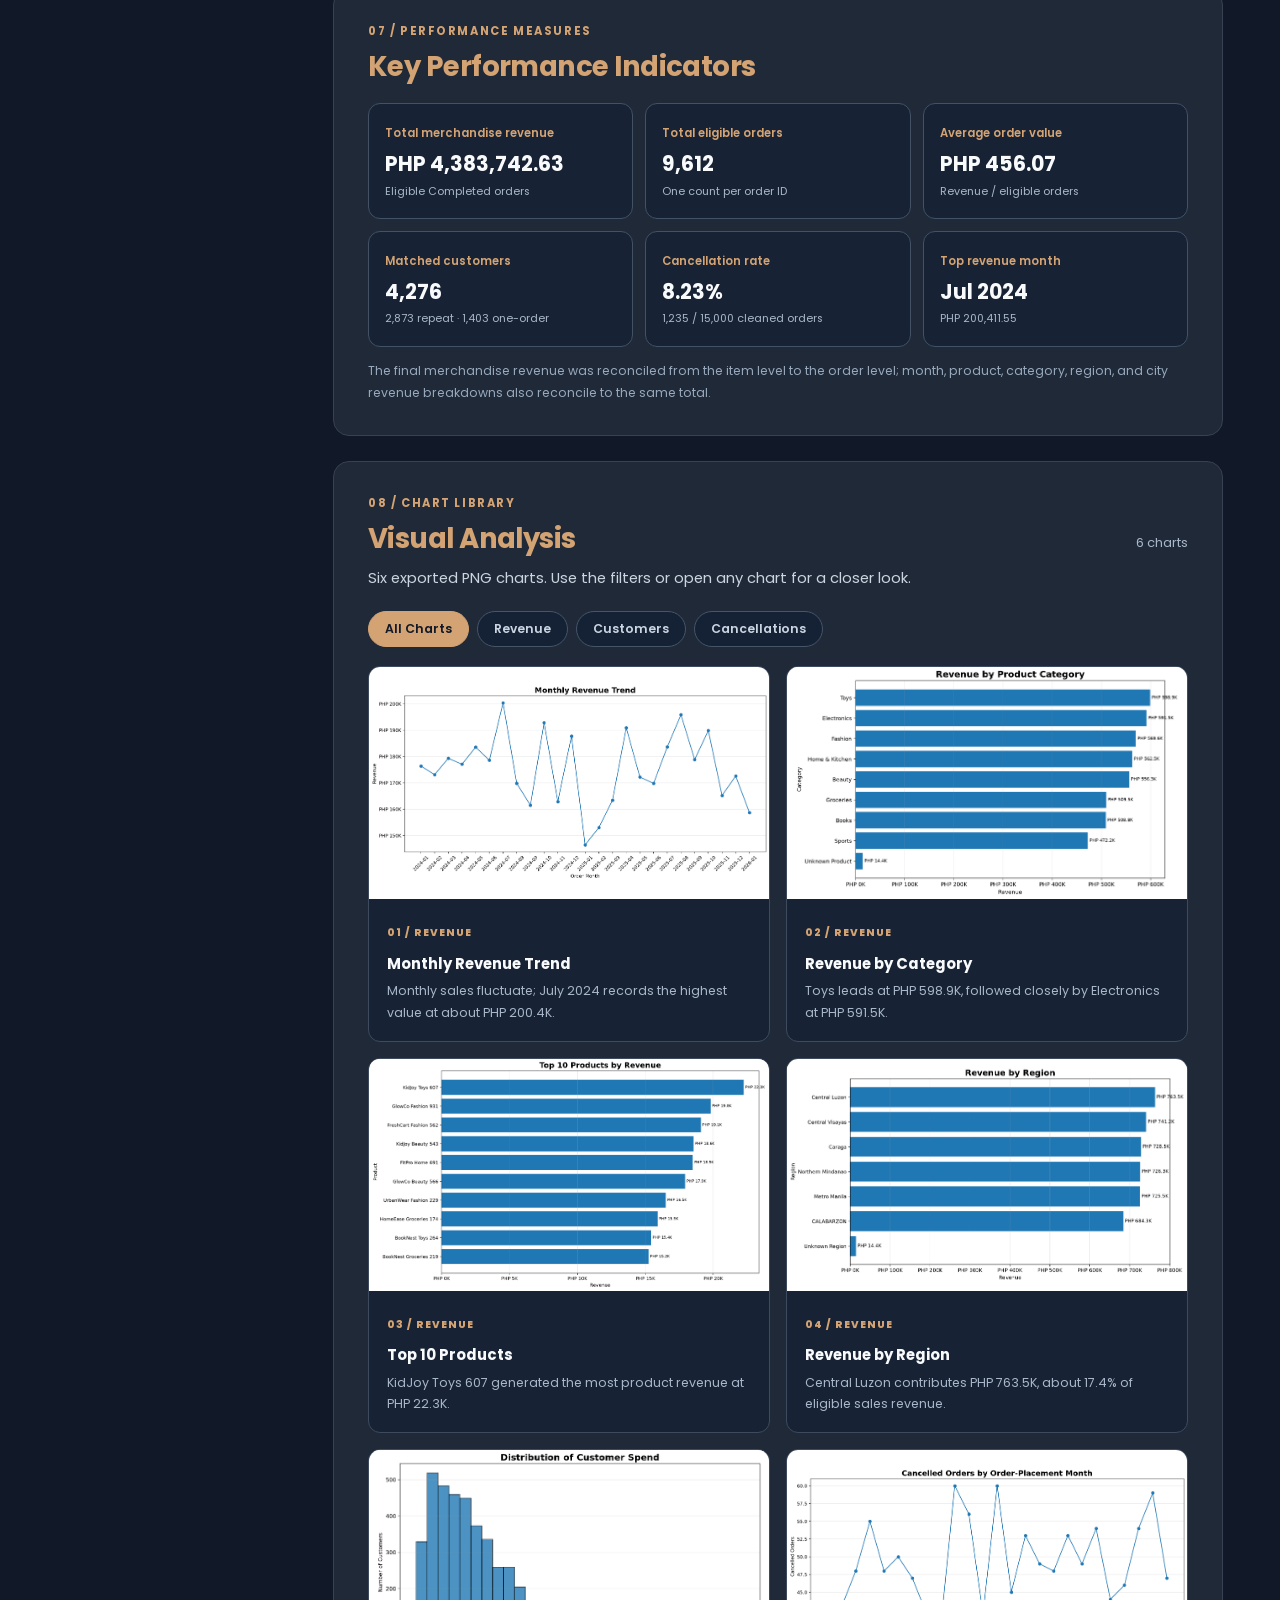
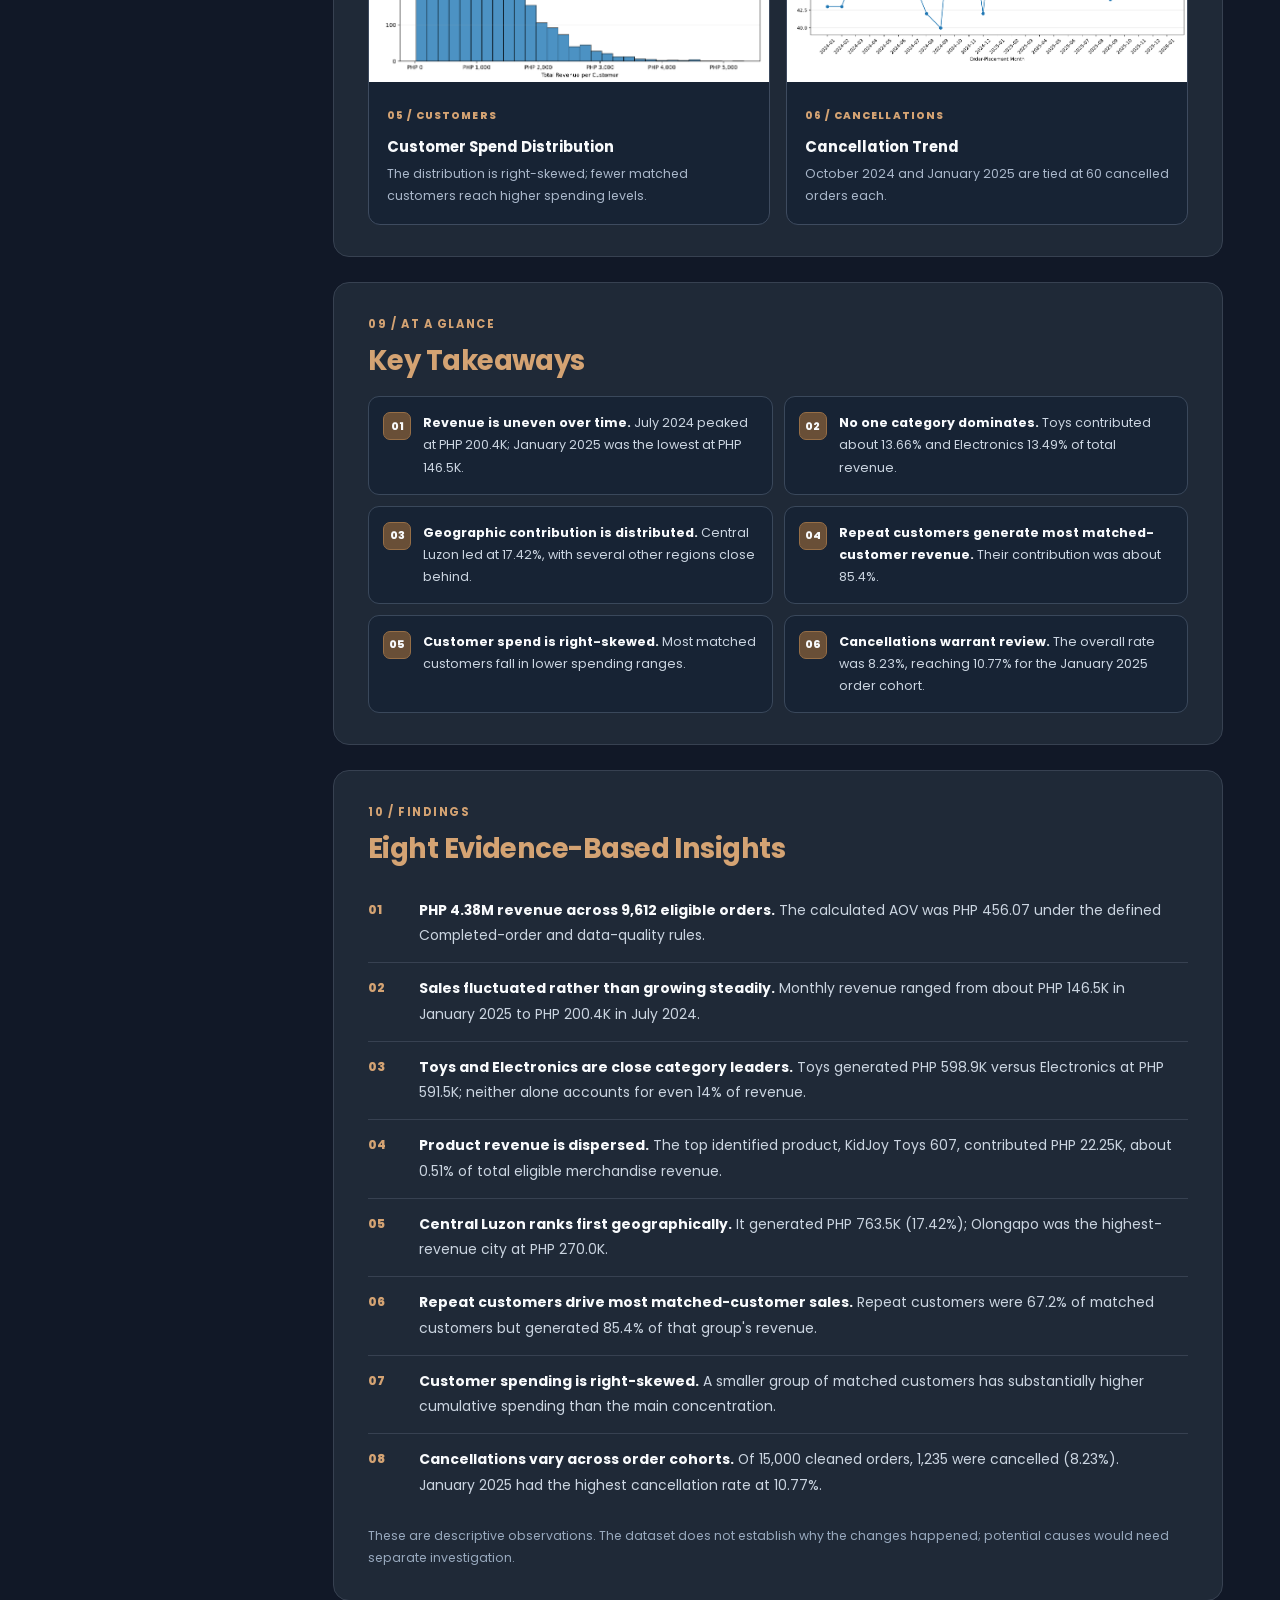
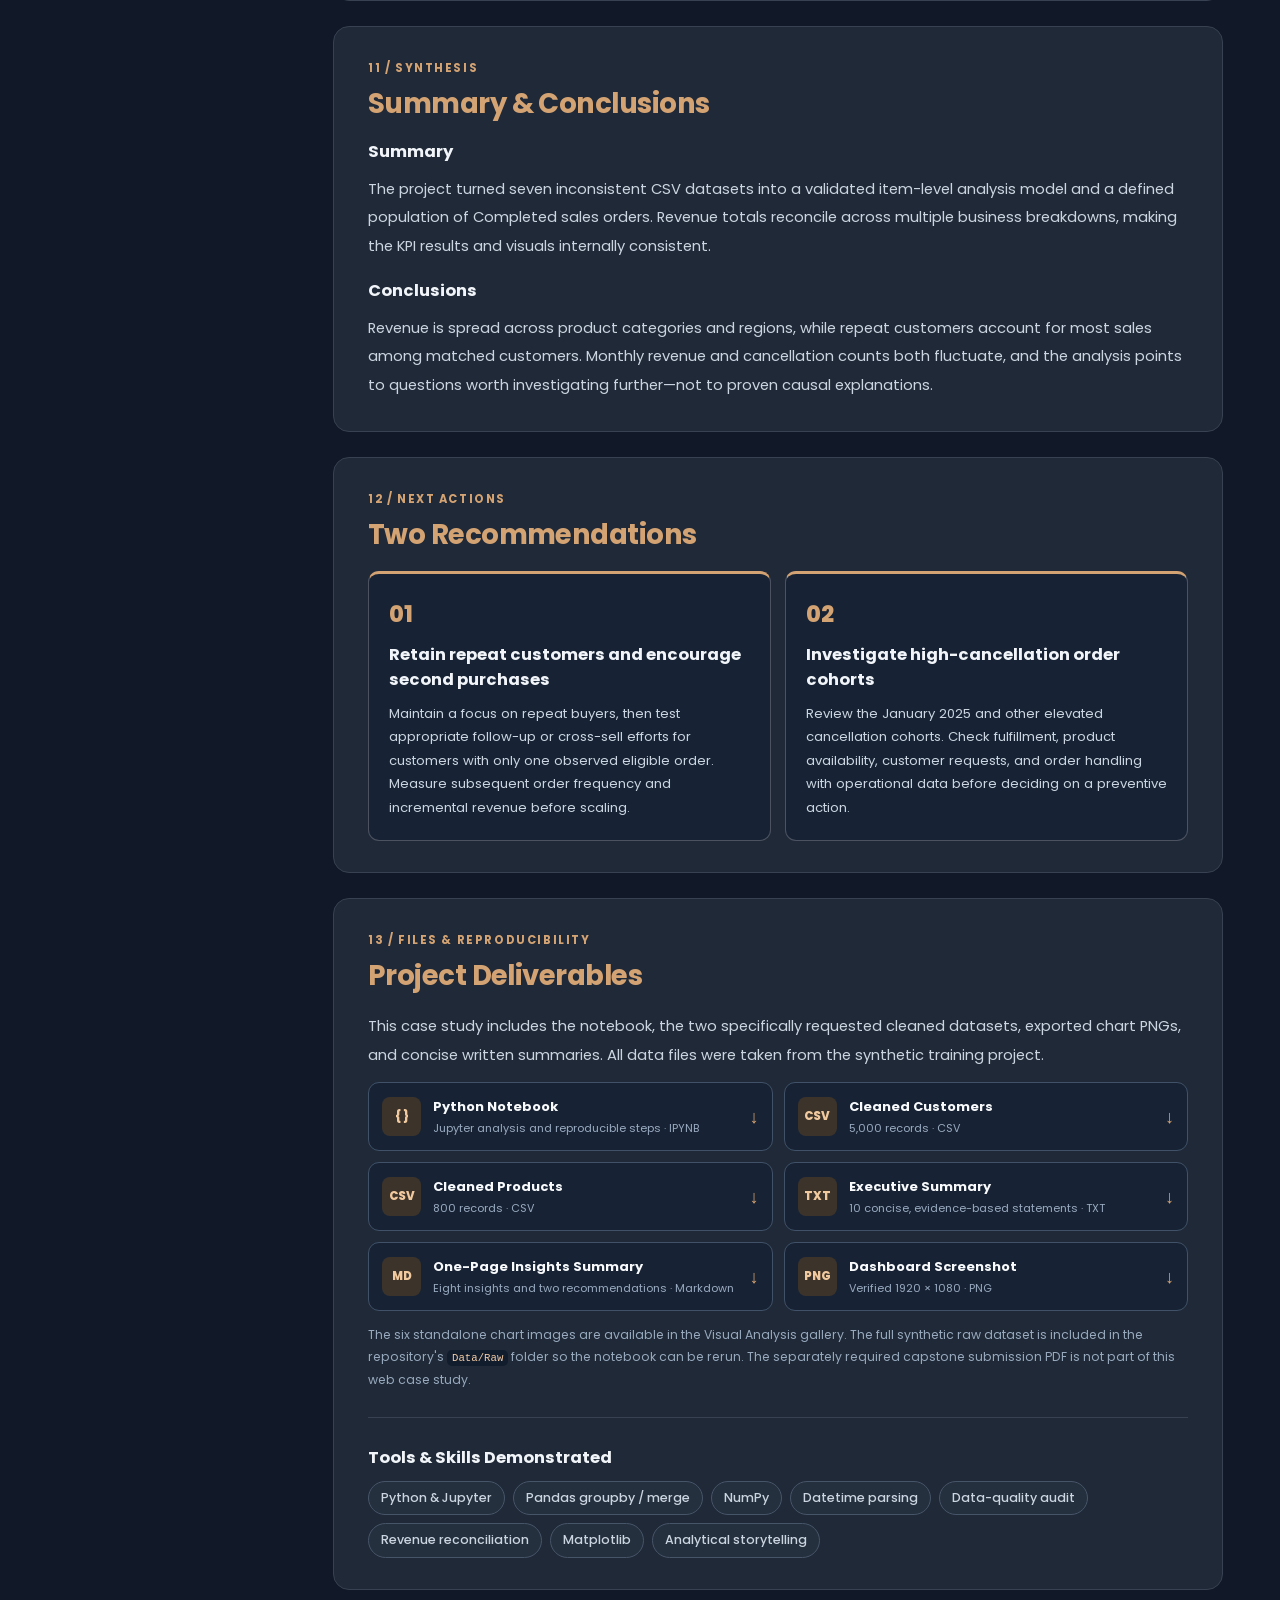
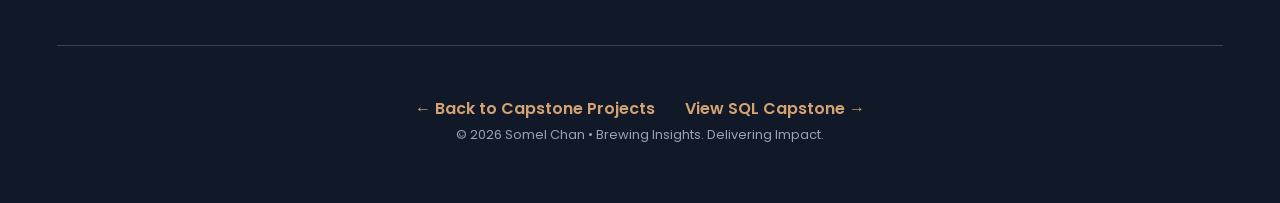
<file: case-studies/python-capstone/index.html>
<!DOCTYPE html>
<html lang="en">
<head>
  <meta charset="UTF-8">
  <meta name="viewport" content="width=device-width, initial-scale=1.0">
  <meta name="description" content="Python capstone case study by Soms: an end-to-end retail sales analysis covering data cleaning, order-item modeling, revenue, customer segments, and cancellation trends.">
  <meta name="theme-color" content="#111827">
  <meta property="og:type" content="article">
  <meta property="og:title" content="Python Capstone: Sales Performance &amp; Customer Insights | Soms">
  <meta property="og:description" content="From seven messy retail CSVs to validated KPIs, six Python charts, and a 1920 x 1080 sales dashboard.">
  <meta property="og:image" content="assets/dashboard.png">
  <title>Python Capstone | Sales Performance &amp; Customer Insights | Soms</title>
  <link rel="preconnect" href="https://fonts.googleapis.com">
  <link rel="preconnect" href="https://fonts.gstatic.com" crossorigin>
  <link href="https://fonts.googleapis.com/css2?family=Poppins:wght@300;400;500;600;700;800&amp;display=swap" rel="stylesheet">
  <link rel="stylesheet" href="style.css">
  <script src="script.js" defer></script>
</head>
<body>
  <div class="container">
    <a class="back-btn" href="../../index.html#capstone" aria-label="Return to capstone projects on the main portfolio">
      <span aria-hidden="true">&#8592;</span> Back to Portfolio
    </a>

    <header class="page-header">
      <div class="header-tags">
        <span class="industry">Retail / E-Commerce Analytics</span>
        <span class="status-tag">Completed Capstone</span>
      </div>
      <p class="eyebrow">S.O.M.S. &nbsp;/&nbsp; PYTHON CAPSTONE CASE STUDY</p>
      <h1>Sales Performance <span class="title-accent">&amp; Customer Insights</span></h1>
      <p class="header-description">An end-to-end Python and Jupyter analysis of synthetic retail transaction data, from cleaning seven source files to a validated sales fact table, customer segmentation, and executive-ready visuals.</p>
      <div class="tech-tags" aria-label="Tools used">
        <span>Python</span><span>Pandas</span><span>NumPy</span><span>Matplotlib</span><span>Jupyter Notebook</span>
      </div>
      <div class="hero-actions">
        <a class="button-primary" href="#dashboard">Explore Dashboard <span aria-hidden="true">&#8594;</span></a>
        <a class="button-outline" href="downloads/Option_A_Sales_Analysis.ipynb" download>Download Notebook <span aria-hidden="true">&#8595;</span></a>
      </div>
    </header>

    <div class="case-layout">
      <aside class="case-sidebar" aria-label="Case study contents">
        <h2 class="sidebar-title">Contents</h2>
        <nav class="toc-nav" aria-label="On this page">
          <a href="#summary">Executive Summary</a>
          <a href="#dashboard">Dashboard Preview</a>
          <a href="#context">Context &amp; Objectives</a>
          <a href="#dataset">Dataset Overview</a>
          <a href="#cleaning">Data Preparation</a>
          <a href="#model">Fact Table &amp; Methods</a>
          <a href="#kpis">Performance KPIs</a>
          <a href="#visualizations">Visual Analysis</a>
          <a href="#takeaways">Key Takeaways</a>
          <a href="#insights">Eight Insights</a>
          <a href="#summary-conclusions">Summary &amp; Conclusions</a>
          <a href="#recommendations">Two Recommendations</a>
          <a href="#deliverables">Project Deliverables</a>
        </nav>
        <div class="sidebar-note">
          <span class="sidebar-note-label">OBSERVATION PERIOD</span>
          <strong>Jan 2024 – Jan 2026</strong>
          <span>25 months of order placements</span>
        </div>
      </aside>

      <main id="main-content" class="case-content">
        <section id="summary" class="case-section">
          <div class="section-kicker">01 / OVERVIEW</div>
          <h2>Executive Summary</h2>
          <p class="lead">How is the store performing, and what drives revenue? I used Python to turn a seven-file training dataset into a consistent view of sales, product contribution, geography, customer purchasing patterns, and cancellations.</p>
          <ul class="summary-points">
            <li>Loaded and assessed seven retail/e-commerce CSV files.</li>
            <li>Removed <strong>387</strong> exact duplicate records across the source tables.</li>
            <li>Standardized product labels from <strong>18</strong> variations to <strong>8</strong> categories.</li>
            <li>Created a <strong>37,501-row</strong> order-item-level fact table without multiplying rows during joins.</li>
            <li>Applied a documented quality filter to identify <strong>9,612 eligible Completed orders</strong>.</li>
            <li>Calculated <strong>PHP 4,383,742.63</strong> in merchandise revenue and a <strong>PHP 456.07</strong> AOV.</li>
            <li>Compared monthly trends, products, categories, and customer regions.</li>
            <li>Separated <strong>2,873 repeat</strong> and <strong>1,403 one-order</strong> matched customers.</li>
            <li>Measured <strong>1,235 cancelled orders</strong> among all <strong>15,000</strong> cleaned orders.</li>
            <li>Delivered six standalone charts and a verified <strong>1920 &times; 1080</strong> dashboard.</li>
          </ul>
        </section>

        <section id="dashboard" class="case-section case-section-wide">
          <div class="section-kicker">02 / REPORT VIEW</div>
          <div class="section-heading-row">
            <div>
              <h2>Dashboard Preview</h2>
              <p>Final Python dashboard built from the validated sales and cancellation analysis.</p>
            </div>
            <a class="subtle-link" href="assets/dashboard.png" target="_blank" rel="noopener">Full-size PNG <span aria-hidden="true">&#8599;</span></a>
          </div>
          <a href="assets/dashboard.png" class="dashboard-preview" data-lightbox data-caption="Sales Performance &amp; Customer Insights — 1920 × 1080 dashboard" aria-label="Open dashboard in enlarged view">
            <img src="assets/dashboard.png" alt="Sales Performance and Customer Insights dashboard with total revenue, order count, average order value, monthly revenue, category revenue, regional revenue, customer spend, and cancellations." width="1920" height="1080">
            <span class="image-action">Click to enlarge <span aria-hidden="true">&#8599;</span></span>
          </a>
          <p class="image-caption">Dashboard image: 1920 × 1080 pixels (16:9). KPIs use eligible Completed orders; cancellation figures use all cleaned orders.</p>
        </section>

        <section id="context" class="case-section">
          <div class="section-kicker">03 / BUSINESS QUESTION</div>
          <h2>Context &amp; Objectives</h2>
          <p>The capstone uses a synthetic retail/e-commerce dataset with deliberate quality issues. The assignment asked for an analyst-style explanation of store performance and revenue drivers, supported by a reproducible notebook and documented cleaning decisions.</p>
          <div class="question-panel">“How is the store performing, and what drives revenue?”</div>
          <h3>Project objectives</h3>
          <ul class="text-list">
            <li>Prepare inconsistent, partially missing, and duplicated transaction data for analysis.</li>
            <li>Connect orders, order items, products, and customers without changing the intended item-level grain.</li>
            <li>Measure merchandise revenue, completed-order count, and average order value.</li>
            <li>Compare monthly sales, leading products and categories, and geographic contributions.</li>
            <li>Understand observed one-order versus repeat-customer patterns and the order cancellation trend.</li>
          </ul>
        </section>

        <section id="dataset" class="case-section">
          <div class="section-kicker">04 / SOURCE DATA</div>
          <h2>Dataset Overview</h2>
          <p>Seven source tables were loaded. The figures below are row counts <strong>after exact duplicate removal</strong>, not the number of customers or sales orders used in the final KPI population.</p>
          <div class="table-scroll">
            <table>
              <thead><tr><th scope="col">Source file</th><th scope="col">Cleaned rows</th><th scope="col">Role in analysis</th></tr></thead>
              <tbody>
                <tr><td><code>customers.csv</code></td><td class="number">5,000</td><td>Customer profiles and geography</td></tr>
                <tr><td><code>products.csv</code></td><td class="number">800</td><td>Product information and standardized categories</td></tr>
                <tr><td><code>orders.csv</code></td><td class="number">15,000</td><td>Status, date, customer and discount</td></tr>
                <tr><td><code>order_items.csv</code></td><td class="number">37,501</td><td>Product quantity and purchase-time price</td></tr>
                <tr><td><code>payments.csv</code></td><td class="number">15,000</td><td>Reviewed during cleaning; not used as merchandise revenue</td></tr>
                <tr><td><code>shipments.csv</code></td><td class="number">15,000</td><td>Reviewed during data preparation</td></tr>
                <tr><td><code>returns.csv</code></td><td class="number">1,200</td><td>Reviewed during preparation; cancellation was chosen as the trend</td></tr>
              </tbody>
            </table>
          </div>
          <p class="small-note">Data dictionary describes these records as synthetic training data. The 25-month analysis window spans January 2024 through January 2026.</p>
        </section>

        <section id="cleaning" class="case-section">
          <div class="section-kicker">05 / DATA QUALITY</div>
          <h2>Data Cleaning &amp; Validation</h2>
          <p>The raw files intentionally contained category variations, nulls, duplicates, mixed dates, currency strings, and orphan references. Each major change was checked, and unresolved issues were retained or flagged rather than silently replaced.</p>
          <div class="process-grid">
            <div class="process-card"><span>01</span><h3>Duplicates</h3><p>Removed 387 exact duplicate rows. Primary keys were then checked for missing or repeated IDs.</p></div>
            <div class="process-card"><span>02</span><h3>Standardization</h3><p>Consolidated 18 product category labels into eight categories; converted mixed dates and numeric/currency fields.</p></div>
            <div class="process-card"><span>03</span><h3>Missing values</h3><p>Used documented rules for missing discounts and labels; preserved unresolved fields as missing where no defensible value existed.</p></div>
            <div class="process-card"><span>04</span><h3>Join integrity</h3><p>Flagged 43 orders with an unmatched customer ID and 129 items with an unmatched product ID.</p></div>
            <div class="process-card"><span>05</span><h3>Price checks</h3><p>Recovered 2,227 of 2,236 missing purchase prices from the product master; nine remained unresolved.</p></div>
            <div class="process-card"><span>06</span><h3>Sales eligibility</h3><p>Flagged 378 orders with item-quality issues. Of these, 238 Completed orders were excluded from merchandise KPIs.</p></div>
          </div>
          <div class="method-note"><strong>Why not delete every imperfect row?</strong> The all-record fact table retains documented orphan records. Only the separately defined eligible-sales table excludes Completed orders whose item quantities or prices make a reliable full-order total impossible.</div>
        </section>

        <section id="model" class="case-section">
          <div class="section-kicker">06 / ANALYTICAL APPROACH</div>
          <h2>Fact Table &amp; Methodology</h2>
          <p><strong>Fact table grain:</strong> one row per <code>order_item_id</code>. Left joins to orders, products, and customers preserved all <strong>37,501</strong> cleaned item rows. Many-to-one validation ensured that the joins did not multiply line items.</p>
          <div class="pipeline" aria-label="Data model pipeline">
            <div><small>BASE TABLE</small><strong>Order Items</strong><span>37,501 lines</span></div>
            <span class="pipeline-arrow" aria-hidden="true">+</span>
            <div><small>JOIN</small><strong>Orders</strong><span>Status &amp; discount</span></div>
            <span class="pipeline-arrow" aria-hidden="true">+</span>
            <div><small>JOIN</small><strong>Products</strong><span>Category &amp; product</span></div>
            <span class="pipeline-arrow" aria-hidden="true">+</span>
            <div><small>JOIN</small><strong>Customers</strong><span>Region &amp; city</span></div>
          </div>
          <h3>Revenue and inclusion rules</h3>
          <div class="formula-box">Line revenue = quantity × unit_price_at_purchase × (1 − discount_pct)</div>
          <ul class="text-list">
            <li><strong>Sales population:</strong> orders with status <code>Completed</code>, excluding any Completed order with an unusable item quantity or unresolved purchase price.</li>
            <li><strong>Included:</strong> 9,612 eligible Completed orders across 23,876 usable sales item rows.</li>
            <li><strong>Excluded from merchandise revenue:</strong> shipping fees; refunds were not subtracted.</li>
            <li><strong>Repeat customer:</strong> a matched customer with 2+ eligible orders within the observed dataset. One eligible order is labeled “New (1 order)” for this analysis, not a proven first-ever purchase.</li>
            <li><strong>Cancellation rate:</strong> cancelled orders divided by all cleaned orders, grouped by <em>order-placement month</em> because no separate cancellation event date was supplied.</li>
            <li><strong>Unknowns:</strong> unmatched product and customer geography remain in totals as clearly labeled unknown groups.</li>
          </ul>
        </section>

        <section id="kpis" class="case-section">
          <div class="section-kicker">07 / PERFORMANCE MEASURES</div>
          <h2>Key Performance Indicators</h2>
          <div class="kpi-grid" aria-label="Core sales KPIs">
            <div class="metric-card"><span>Total merchandise revenue</span><strong>PHP 4,383,742.63</strong><small>Eligible Completed orders</small></div>
            <div class="metric-card"><span>Total eligible orders</span><strong>9,612</strong><small>One count per order ID</small></div>
            <div class="metric-card"><span>Average order value</span><strong>PHP 456.07</strong><small>Revenue / eligible orders</small></div>
            <div class="metric-card"><span>Matched customers</span><strong>4,276</strong><small>2,873 repeat · 1,403 one-order</small></div>
            <div class="metric-card"><span>Cancellation rate</span><strong>8.23%</strong><small>1,235 / 15,000 cleaned orders</small></div>
            <div class="metric-card"><span>Top revenue month</span><strong>Jul 2024</strong><small>PHP 200,411.55</small></div>
          </div>
          <p class="small-note">The final merchandise revenue was reconciled from the item level to the order level; month, product, category, region, and city revenue breakdowns also reconcile to the same total.</p>
        </section>

        <section id="visualizations" class="case-section case-section-wide">
          <div class="section-kicker">08 / CHART LIBRARY</div>
          <div class="section-heading-row">
            <div>
              <h2>Visual Analysis</h2>
              <p>Six exported PNG charts. Use the filters or open any chart for a closer look.</p>
            </div>
            <span class="chart-count" id="visibleChartCount" aria-live="polite">6 charts</span>
          </div>
          <div class="filter-toolbar" role="group" aria-label="Filter visualizations">
            <button class="filter-button is-active" type="button" data-filter="all" aria-pressed="true">All Charts</button>
            <button class="filter-button" type="button" data-filter="revenue" aria-pressed="false">Revenue</button>
            <button class="filter-button" type="button" data-filter="customers" aria-pressed="false">Customers</button>
            <button class="filter-button" type="button" data-filter="orders" aria-pressed="false">Cancellations</button>
          </div>
          <div class="chart-gallery" id="chartGallery">
            <article class="chart-card" data-category="revenue">
              <a href="assets/monthly-revenue.png" data-lightbox data-caption="Monthly Revenue Trend — January 2024 to January 2026" aria-label="Enlarge monthly revenue line chart">
                <img src="assets/monthly-revenue.png" alt="Monthly revenue line chart across 25 months, peaking in July 2024." loading="lazy" width="1902" height="941">
              </a>
              <div class="chart-info"><span class="chart-type">01 / Revenue</span><h3>Monthly Revenue Trend</h3><p>Monthly sales fluctuate; July 2024 records the highest value at about PHP 200.4K.</p></div>
            </article>
            <article class="chart-card" data-category="revenue">
              <a href="assets/category-revenue.png" data-lightbox data-caption="Revenue by Product Category" aria-label="Enlarge category revenue bar chart">
                <img src="assets/category-revenue.png" alt="Product category revenue bars led by Toys and Electronics." loading="lazy" width="1579" height="943">
              </a>
              <div class="chart-info"><span class="chart-type">02 / Revenue</span><h3>Revenue by Category</h3><p>Toys leads at PHP 598.9K, followed closely by Electronics at PHP 591.5K.</p></div>
            </article>
            <article class="chart-card" data-category="revenue">
              <a href="assets/top10-products.png" data-lightbox data-caption="Top 10 Products by Revenue" aria-label="Enlarge top products revenue chart">
                <img src="assets/top10-products.png" alt="Top 10 product revenue ranking, led by KidJoy Toys 607." loading="lazy" width="1891" height="1103">
              </a>
              <div class="chart-info"><span class="chart-type">03 / Revenue</span><h3>Top 10 Products</h3><p>KidJoy Toys 607 generated the most product revenue at PHP 22.3K.</p></div>
            </article>
            <article class="chart-card" data-category="revenue">
              <a href="assets/region-revenue.png" data-lightbox data-caption="Revenue by Customer Region" aria-label="Enlarge regional revenue chart">
                <img src="assets/region-revenue.png" alt="Revenue by region led by Central Luzon, with unknown geography retained." loading="lazy" width="1730" height="943">
              </a>
              <div class="chart-info"><span class="chart-type">04 / Revenue</span><h3>Revenue by Region</h3><p>Central Luzon contributes PHP 763.5K, about 17.4% of eligible sales revenue.</p></div>
            </article>
            <article class="chart-card" data-category="customers">
              <a href="assets/customer-spend.png" data-lightbox data-caption="Distribution of Customer Spend — matched customers only" aria-label="Enlarge customer spend histogram">
                <img src="assets/customer-spend.png" alt="Right-skewed histogram of total spend by matched customer." loading="lazy" width="1582" height="943">
              </a>
              <div class="chart-info"><span class="chart-type">05 / Customers</span><h3>Customer Spend Distribution</h3><p>The distribution is right-skewed; fewer matched customers reach higher spending levels.</p></div>
            </article>
            <article class="chart-card" data-category="orders">
              <a href="assets/cancellation-trend.png" data-lightbox data-caption="Cancelled Orders by Order-Placement Month" aria-label="Enlarge cancellation trend chart">
                <img src="assets/cancellation-trend.png" alt="Monthly cancelled-order counts, with joint peaks at 60 in October 2024 and January 2025." loading="lazy" width="1902" height="941">
              </a>
              <div class="chart-info"><span class="chart-type">06 / Cancellations</span><h3>Cancellation Trend</h3><p>October 2024 and January 2025 are tied at 60 cancelled orders each.</p></div>
            </article>
          </div>
        </section>

        <section id="takeaways" class="case-section">
          <div class="section-kicker">09 / AT A GLANCE</div>
          <h2>Key Takeaways</h2>
          <div class="takeaway-grid">
            <div class="takeaway-item"><span>01</span><p><strong>Revenue is uneven over time.</strong> July 2024 peaked at PHP 200.4K; January 2025 was the lowest at PHP 146.5K.</p></div>
            <div class="takeaway-item"><span>02</span><p><strong>No one category dominates.</strong> Toys contributed about 13.66% and Electronics 13.49% of total revenue.</p></div>
            <div class="takeaway-item"><span>03</span><p><strong>Geographic contribution is distributed.</strong> Central Luzon led at 17.42%, with several other regions close behind.</p></div>
            <div class="takeaway-item"><span>04</span><p><strong>Repeat customers generate most matched-customer revenue.</strong> Their contribution was about 85.4%.</p></div>
            <div class="takeaway-item"><span>05</span><p><strong>Customer spend is right-skewed.</strong> Most matched customers fall in lower spending ranges.</p></div>
            <div class="takeaway-item"><span>06</span><p><strong>Cancellations warrant review.</strong> The overall rate was 8.23%, reaching 10.77% for the January 2025 order cohort.</p></div>
          </div>
        </section>

        <section id="insights" class="case-section">
          <div class="section-kicker">10 / FINDINGS</div>
          <h2>Eight Evidence-Based Insights</h2>
          <ol class="insight-list">
            <li><strong>PHP 4.38M revenue across 9,612 eligible orders.</strong> The calculated AOV was PHP 456.07 under the defined Completed-order and data-quality rules.</li>
            <li><strong>Sales fluctuated rather than growing steadily.</strong> Monthly revenue ranged from about PHP 146.5K in January 2025 to PHP 200.4K in July 2024.</li>
            <li><strong>Toys and Electronics are close category leaders.</strong> Toys generated PHP 598.9K versus Electronics at PHP 591.5K; neither alone accounts for even 14% of revenue.</li>
            <li><strong>Product revenue is dispersed.</strong> The top identified product, KidJoy Toys 607, contributed PHP 22.25K, about 0.51% of total eligible merchandise revenue.</li>
            <li><strong>Central Luzon ranks first geographically.</strong> It generated PHP 763.5K (17.42%); Olongapo was the highest-revenue city at PHP 270.0K.</li>
            <li><strong>Repeat customers drive most matched-customer sales.</strong> Repeat customers were 67.2% of matched customers but generated 85.4% of that group's revenue.</li>
            <li><strong>Customer spending is right-skewed.</strong> A smaller group of matched customers has substantially higher cumulative spending than the main concentration.</li>
            <li><strong>Cancellations vary across order cohorts.</strong> Of 15,000 cleaned orders, 1,235 were cancelled (8.23%). January 2025 had the highest cancellation rate at 10.77%.</li>
          </ol>
          <p class="small-note">These are descriptive observations. The dataset does not establish why the changes happened; potential causes would need separate investigation.</p>
        </section>

        <section id="summary-conclusions" class="case-section">
          <div class="section-kicker">11 / SYNTHESIS</div>
          <h2>Summary &amp; Conclusions</h2>
          <h3>Summary</h3>
          <p>The project turned seven inconsistent CSV datasets into a validated item-level analysis model and a defined population of Completed sales orders. Revenue totals reconcile across multiple business breakdowns, making the KPI results and visuals internally consistent.</p>
          <h3>Conclusions</h3>
          <p>Revenue is spread across product categories and regions, while repeat customers account for most sales among matched customers. Monthly revenue and cancellation counts both fluctuate, and the analysis points to questions worth investigating further—not to proven causal explanations.</p>
        </section>

        <section id="recommendations" class="case-section">
          <div class="section-kicker">12 / NEXT ACTIONS</div>
          <h2>Two Recommendations</h2>
          <div class="recommendation-grid">
            <article class="recommendation-card"><div class="rec-number">01</div><h3>Retain repeat customers and encourage second purchases</h3><p>Maintain a focus on repeat buyers, then test appropriate follow-up or cross-sell efforts for customers with only one observed eligible order. Measure subsequent order frequency and incremental revenue before scaling.</p></article>
            <article class="recommendation-card"><div class="rec-number">02</div><h3>Investigate high-cancellation order cohorts</h3><p>Review the January 2025 and other elevated cancellation cohorts. Check fulfillment, product availability, customer requests, and order handling with operational data before deciding on a preventive action.</p></article>
          </div>
        </section>

        <section id="deliverables" class="case-section">
          <div class="section-kicker">13 / FILES &amp; REPRODUCIBILITY</div>
          <h2>Project Deliverables</h2>
          <p>This case study includes the notebook, the two specifically requested cleaned datasets, exported chart PNGs, and concise written summaries. All data files were taken from the synthetic training project.</p>
          <div class="deliverable-grid">
            <a class="download-card" href="downloads/Option_A_Sales_Analysis.ipynb" download><span class="download-icon" aria-hidden="true">{ }</span><span><strong>Python Notebook</strong><small>Jupyter analysis and reproducible steps · IPYNB</small></span><span class="download-arrow" aria-hidden="true">&#8595;</span></a>
            <a class="download-card" href="Data/Cleaned/cleaned_customers.csv" download><span class="download-icon" aria-hidden="true">CSV</span><span><strong>Cleaned Customers</strong><small>5,000 records · CSV</small></span><span class="download-arrow" aria-hidden="true">&#8595;</span></a>
            <a class="download-card" href="Data/Cleaned/cleaned_products.csv" download><span class="download-icon" aria-hidden="true">CSV</span><span><strong>Cleaned Products</strong><small>800 records · CSV</small></span><span class="download-arrow" aria-hidden="true">&#8595;</span></a>
            <a class="download-card" href="downloads/Executive_Summary.txt" download><span class="download-icon" aria-hidden="true">TXT</span><span><strong>Executive Summary</strong><small>10 concise, evidence-based statements · TXT</small></span><span class="download-arrow" aria-hidden="true">&#8595;</span></a>
            <a class="download-card" href="downloads/One_Page_Insights_Summary.md" download><span class="download-icon" aria-hidden="true">MD</span><span><strong>One-Page Insights Summary</strong><small>Eight insights and two recommendations · Markdown</small></span><span class="download-arrow" aria-hidden="true">&#8595;</span></a>
            <a class="download-card" href="assets/dashboard.png" download><span class="download-icon" aria-hidden="true">PNG</span><span><strong>Dashboard Screenshot</strong><small>Verified 1920 × 1080 · PNG</small></span><span class="download-arrow" aria-hidden="true">&#8595;</span></a>
          </div>
          <p class="small-note">The six standalone chart images are available in the Visual Analysis gallery. The full synthetic raw dataset is included in the repository's <code>Data/Raw</code> folder so the notebook can be rerun. The separately required capstone submission PDF is not part of this web case study.</p>
          <div class="skills-block"><h3>Tools &amp; Skills Demonstrated</h3><div class="tech-tags"><span>Python &amp; Jupyter</span><span>Pandas groupby / merge</span><span>NumPy</span><span>Datetime parsing</span><span>Data-quality audit</span><span>Revenue reconciliation</span><span>Matplotlib</span><span>Analytical storytelling</span></div></div>
        </section>
      </main>
    </div>

    <footer>
      <div class="project-navigation">
        <a href="../../index.html#capstone">&#8592; Back to Capstone Projects</a>
        <a href="../sql-capstone/">View SQL Capstone &#8594;</a>
      </div>
      <p>&copy; 2026 Somel Chan &bull; Brewing Insights. Delivering Impact.</p>
    </footer>
  </div>

  <dialog id="imageDialog" class="image-dialog" aria-label="Enlarged case study visual">
    <div class="dialog-header"><p id="dialogCaption">Chart preview</p><button id="closeDialog" class="close-dialog" type="button" aria-label="Close enlarged image">&times;</button></div>
    <div class="dialog-image-wrapper"><img id="dialogImage" src="assets/dashboard.png" alt="Enlarged case study chart"></div>
    <div class="dialog-footer"><a id="openOriginal" href="assets/dashboard.png" target="_blank" rel="noopener">Open original image &#8599;</a><span>Press Esc or click outside to close</span></div>
  </dialog>
  <button id="backToTop" class="back-to-top" type="button" aria-label="Back to top">&#8593;</button>
</body>
</html>
</file>
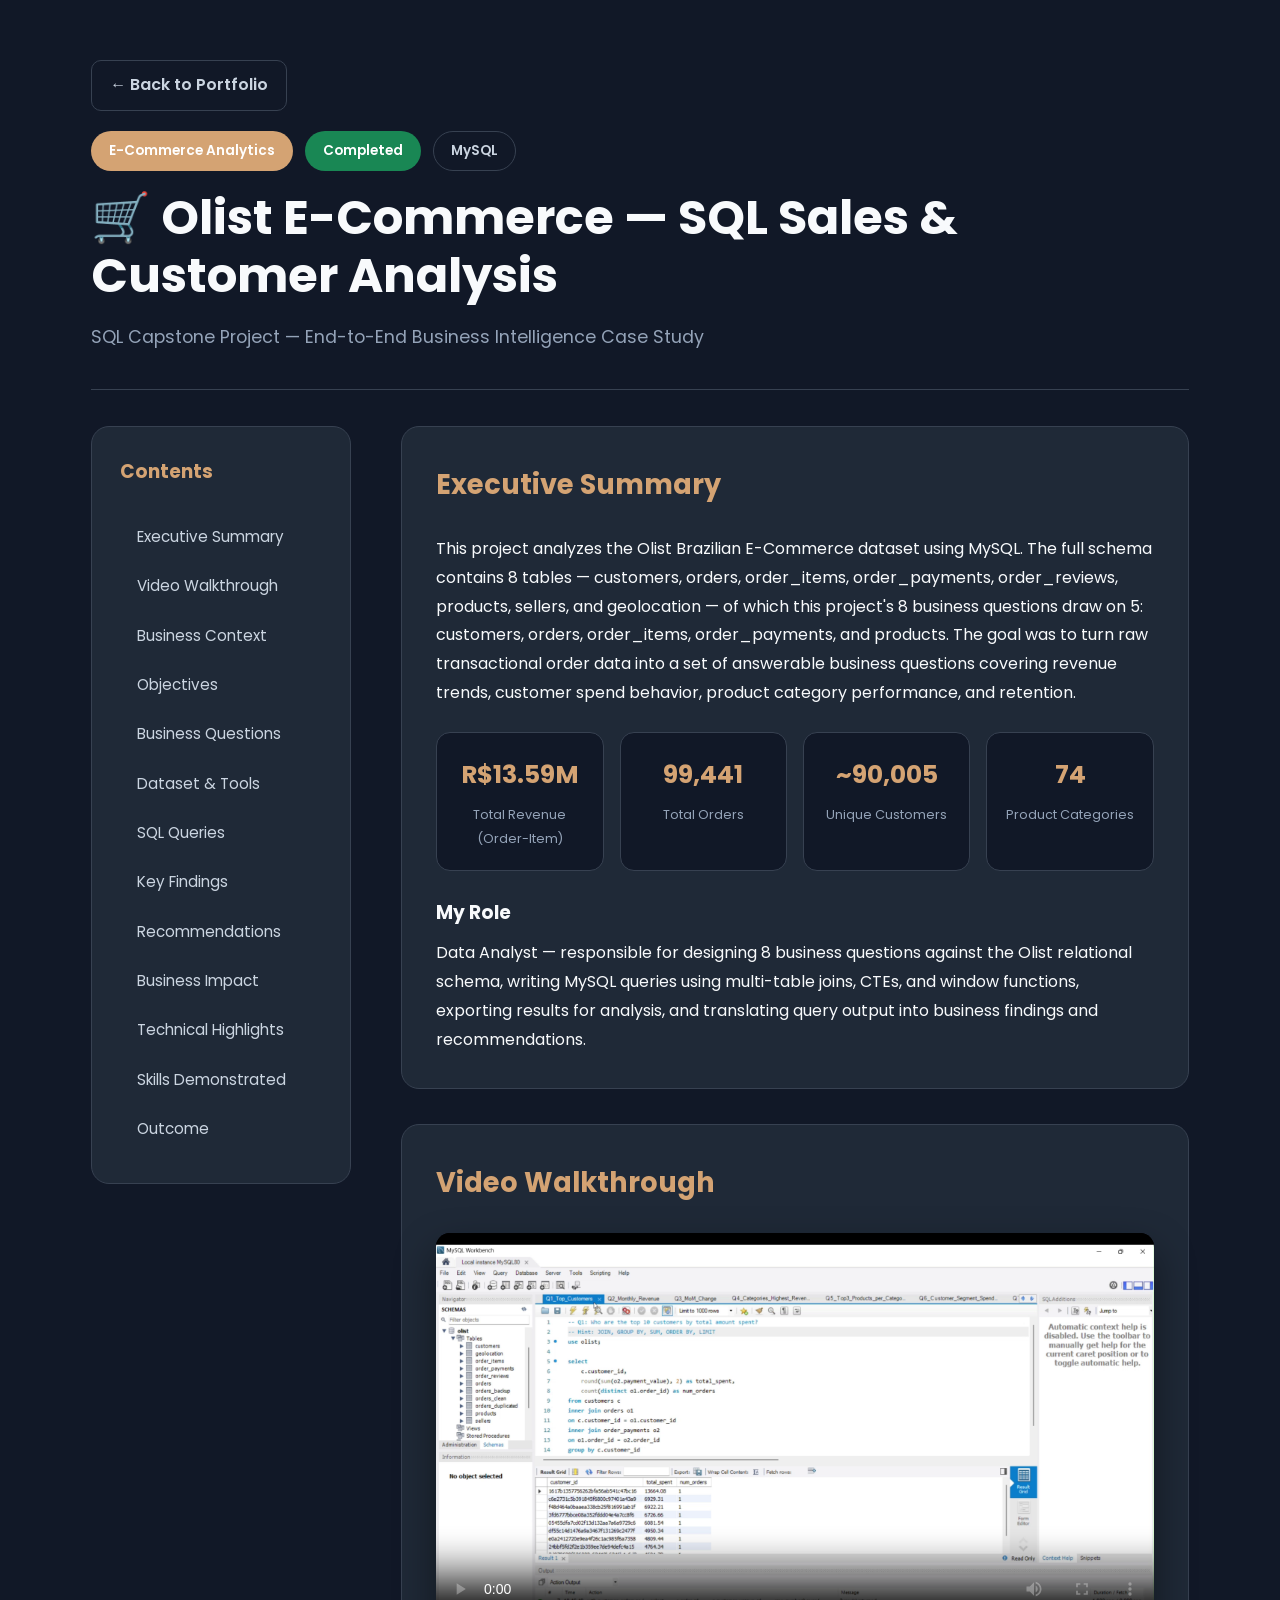
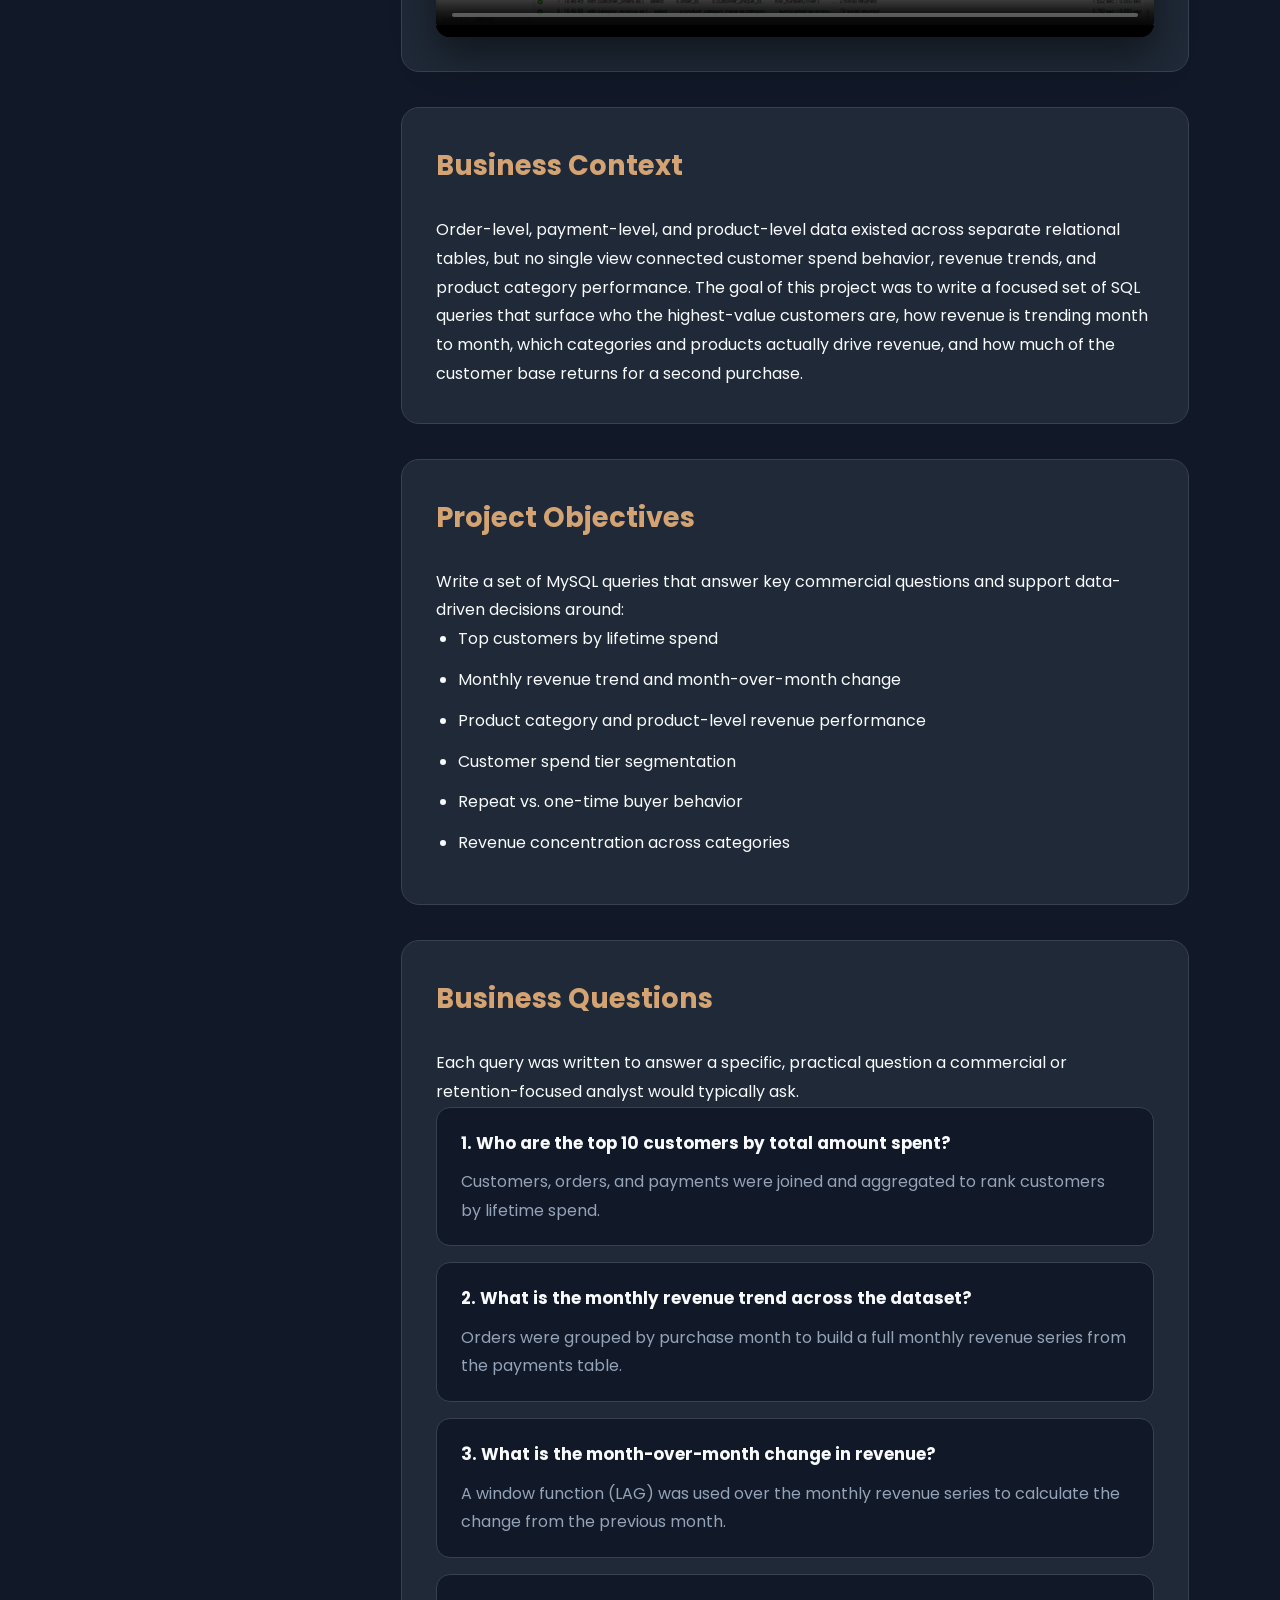
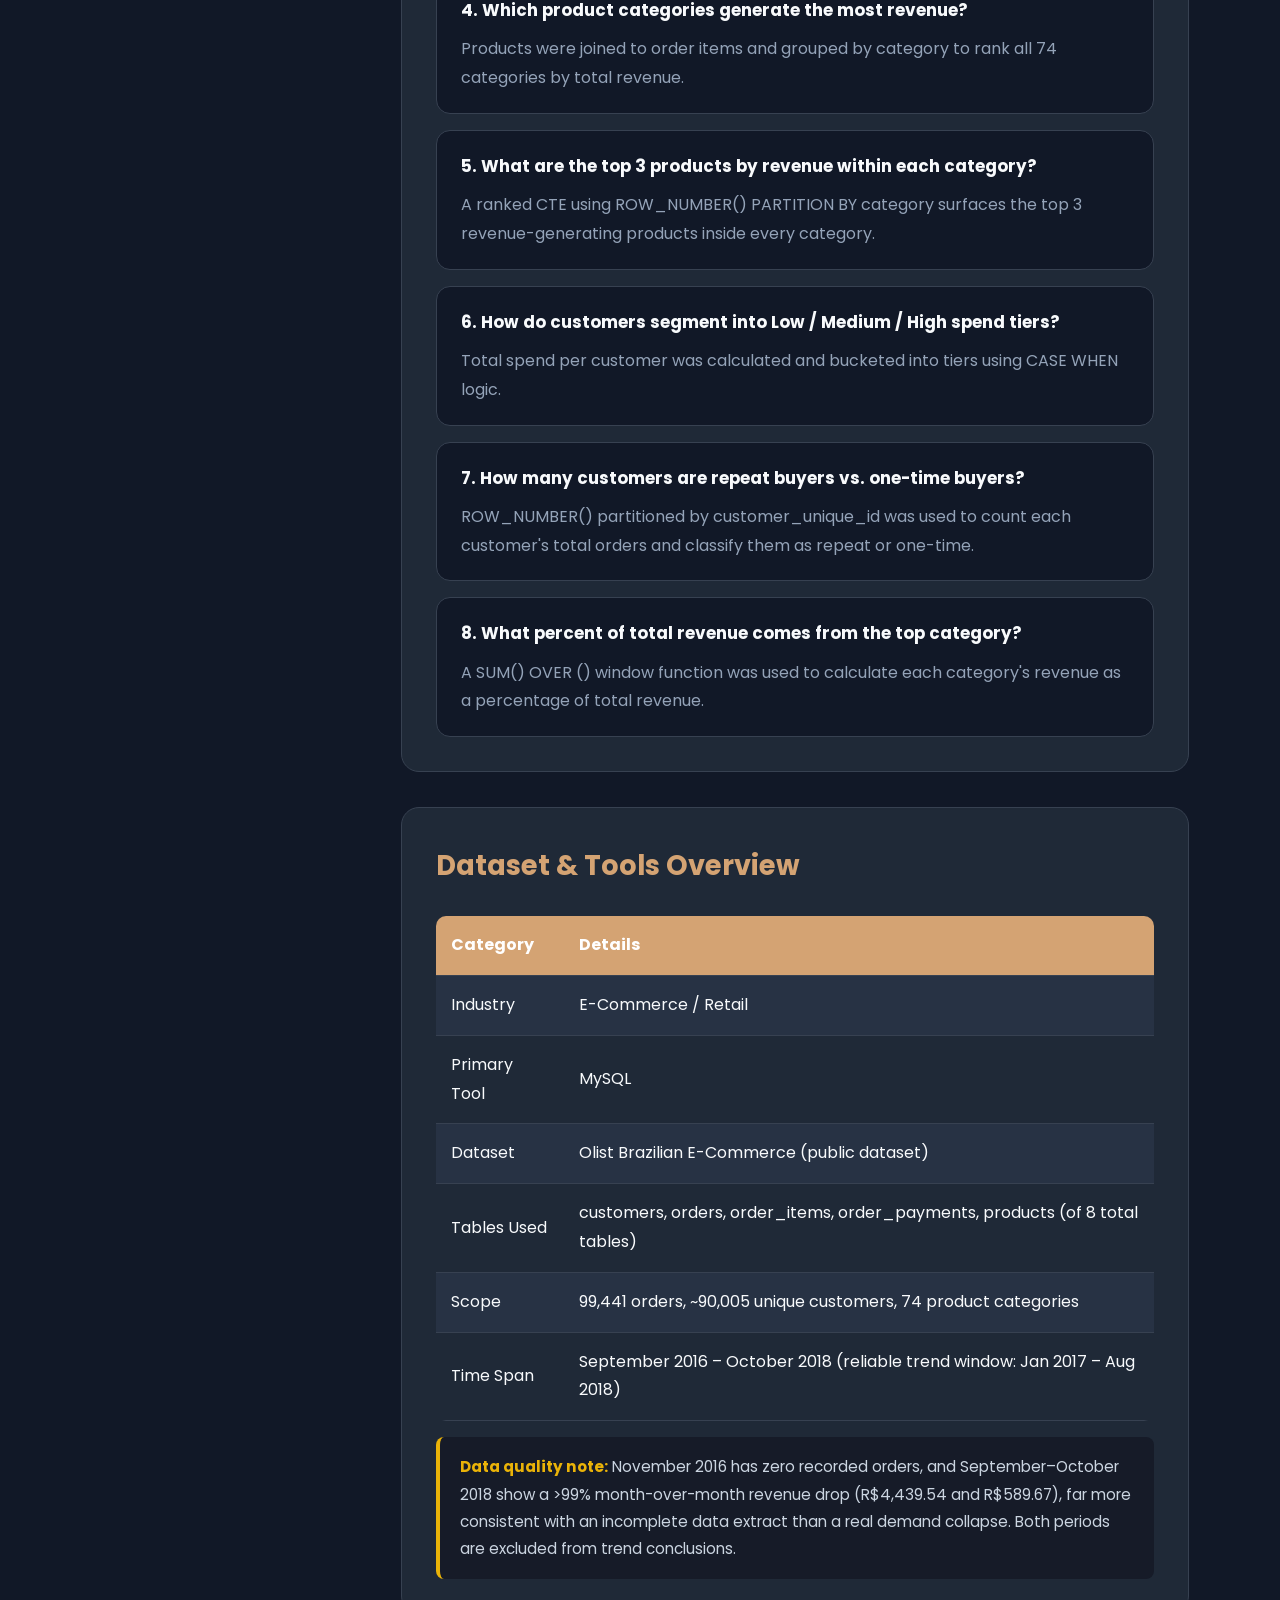
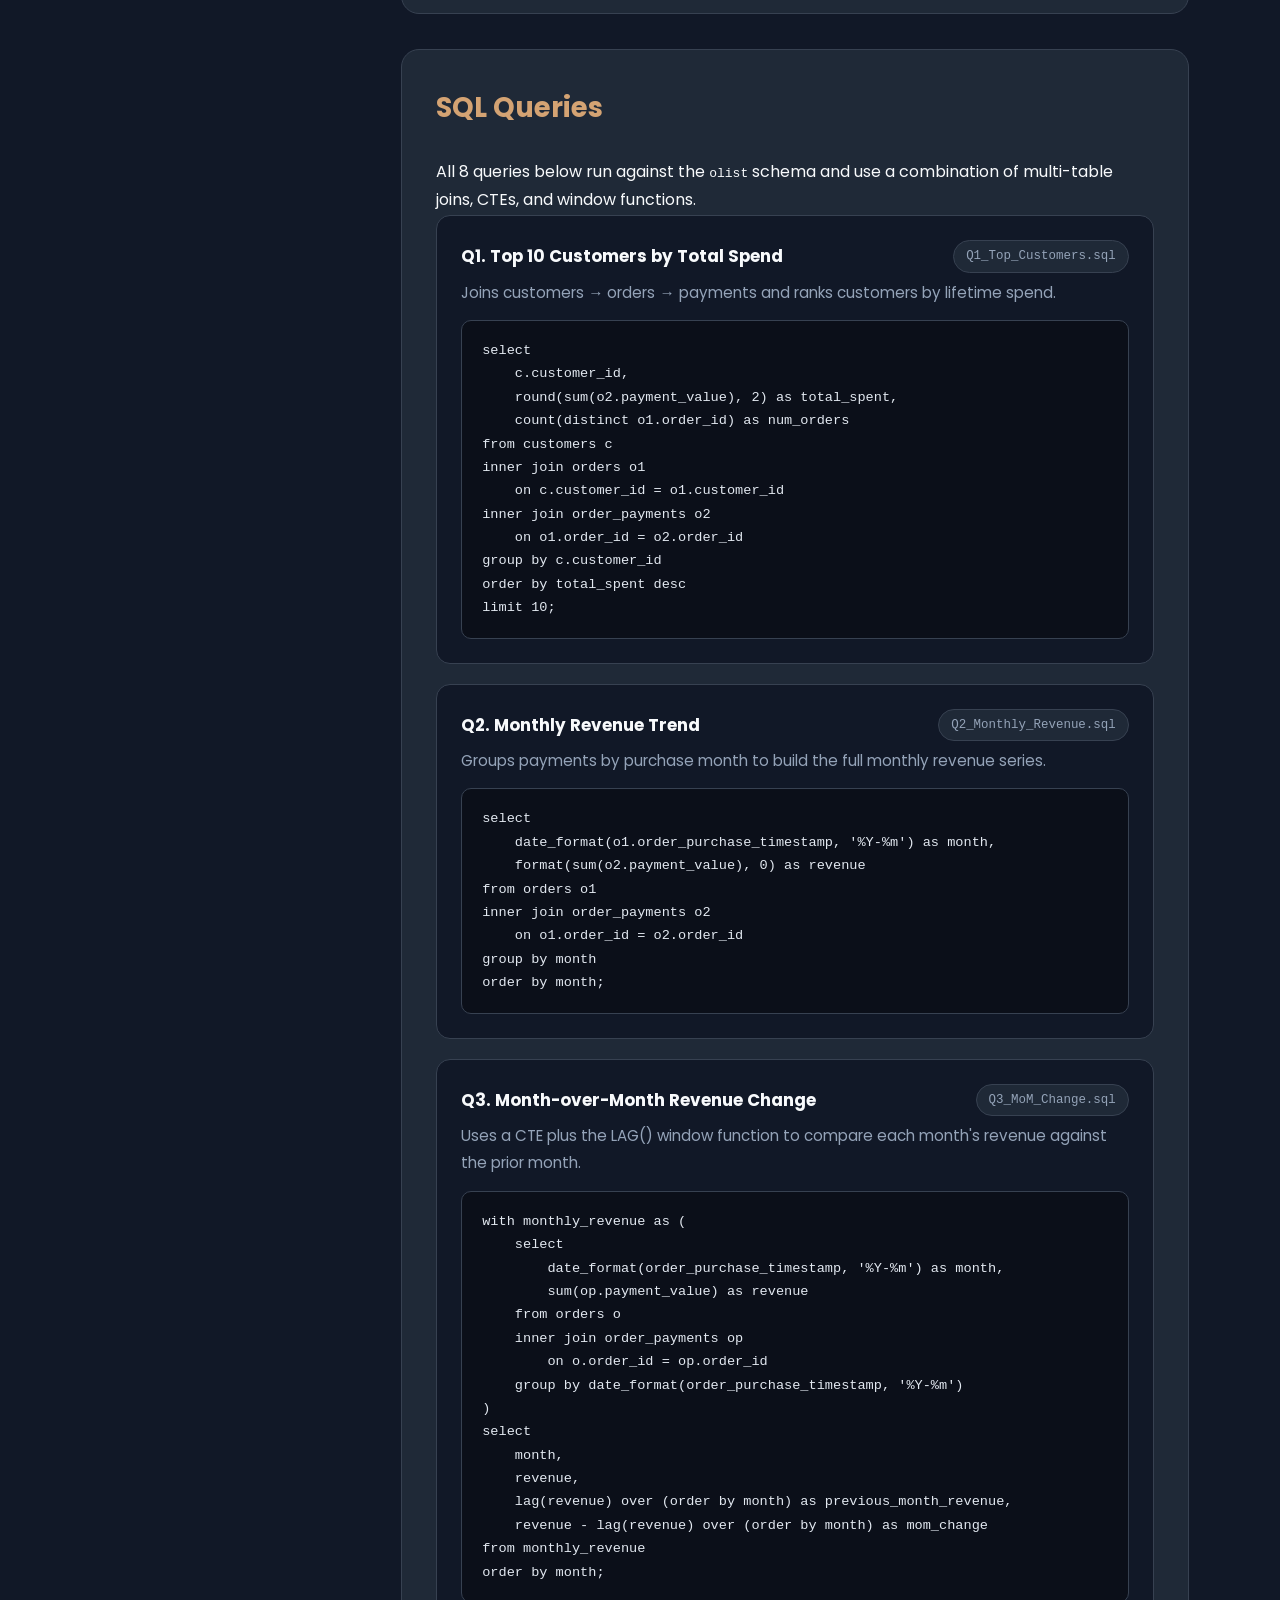
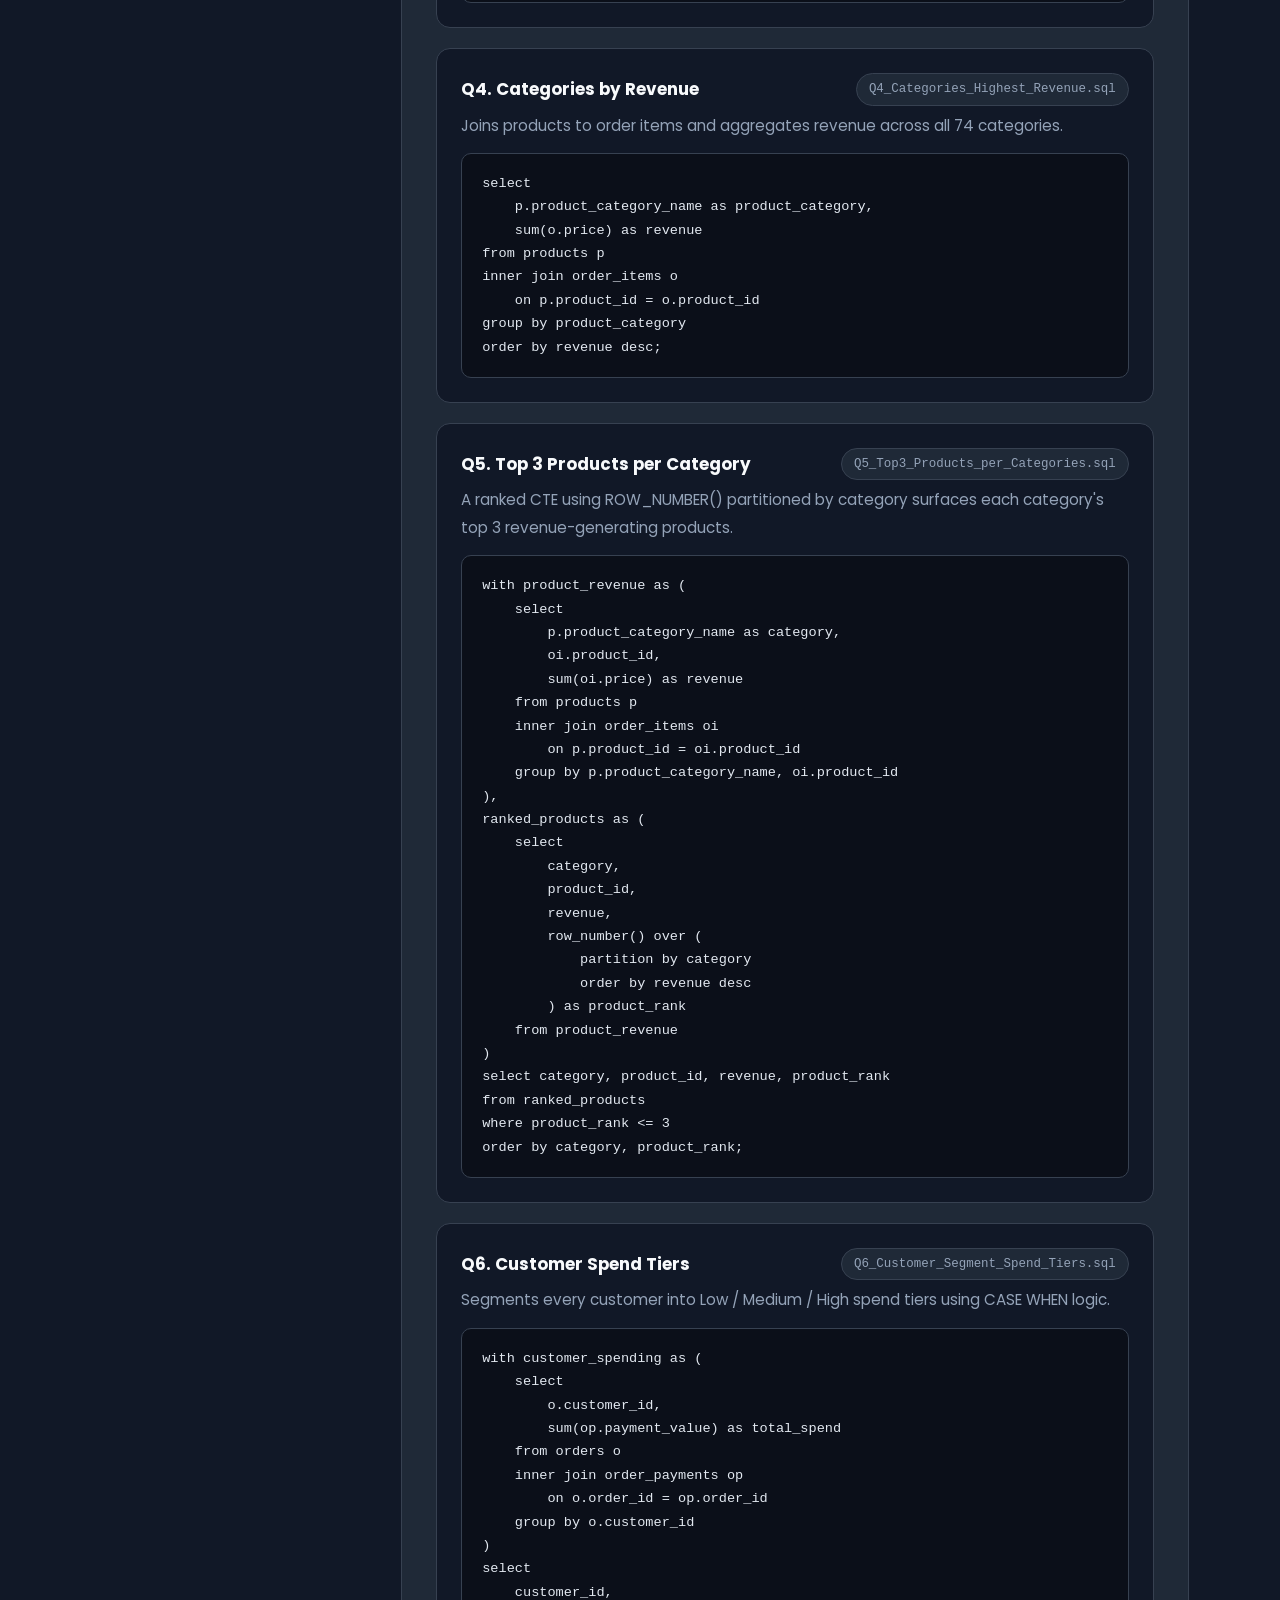
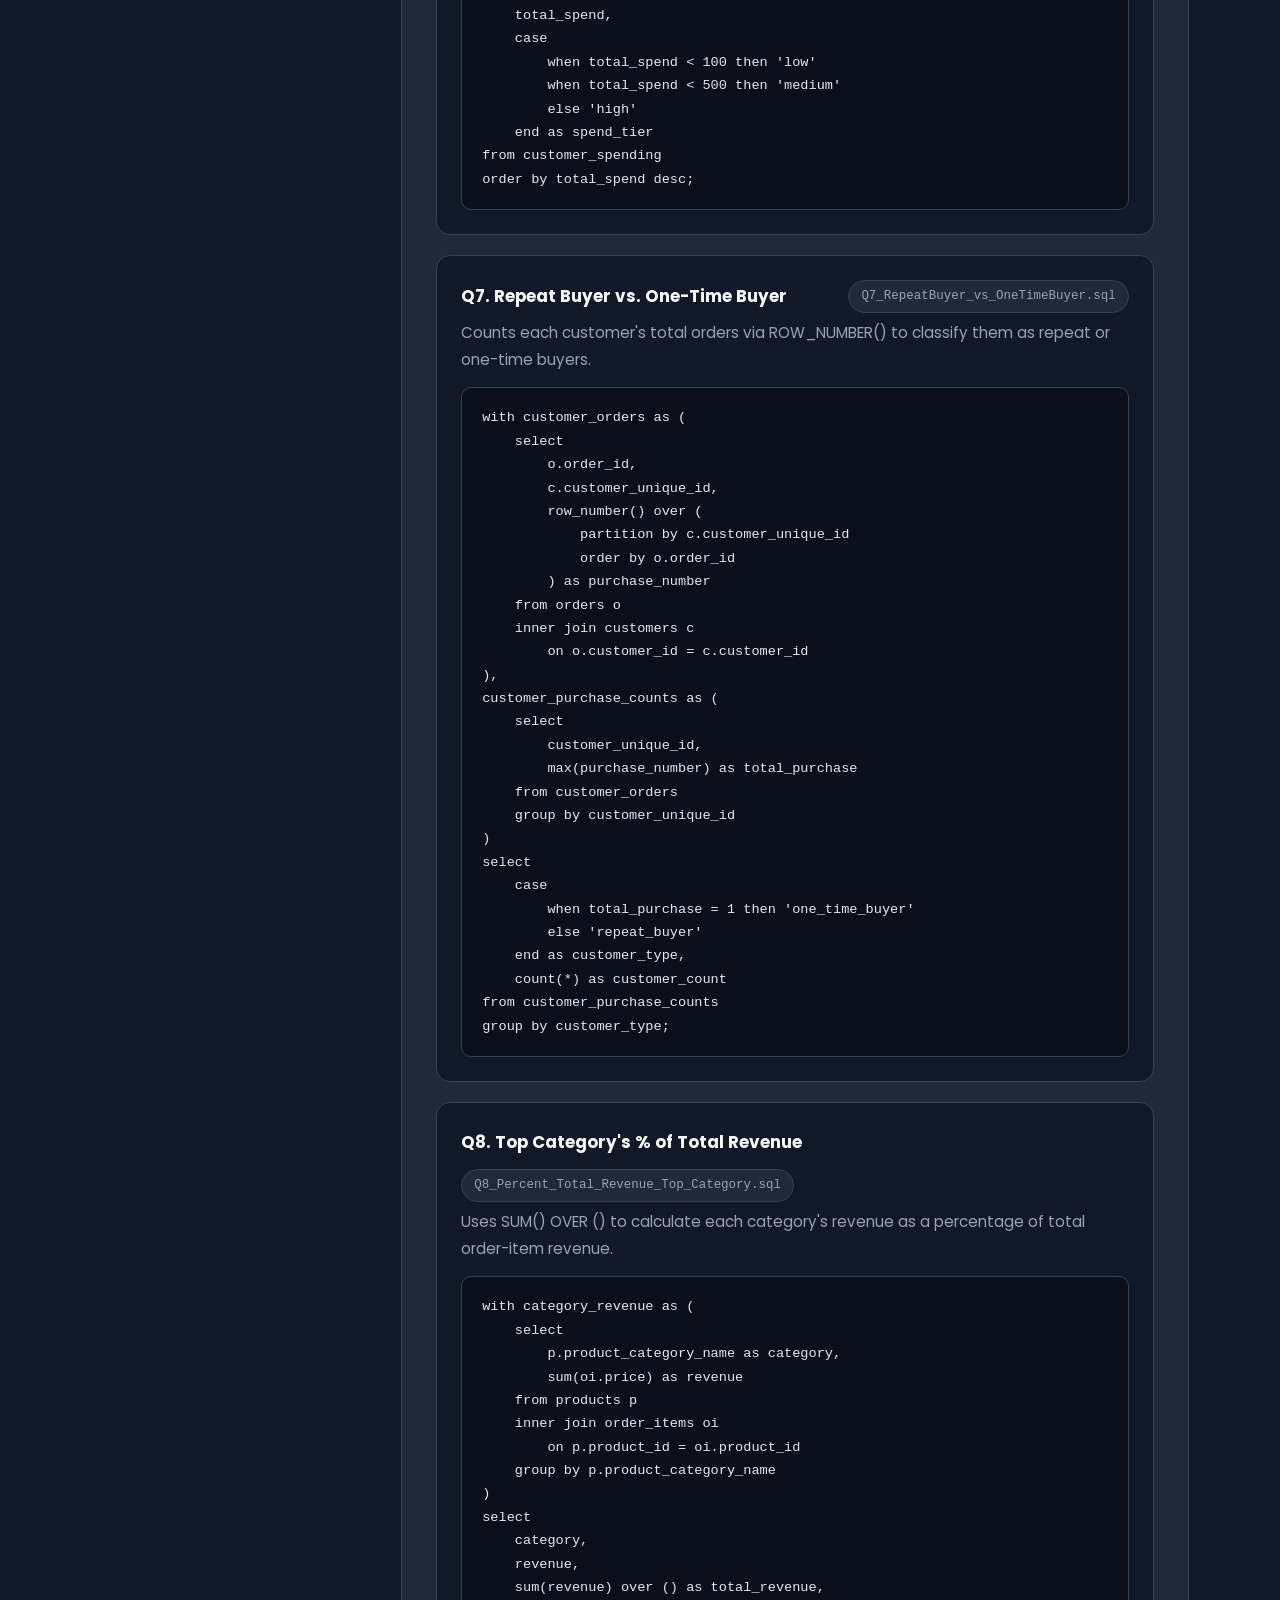
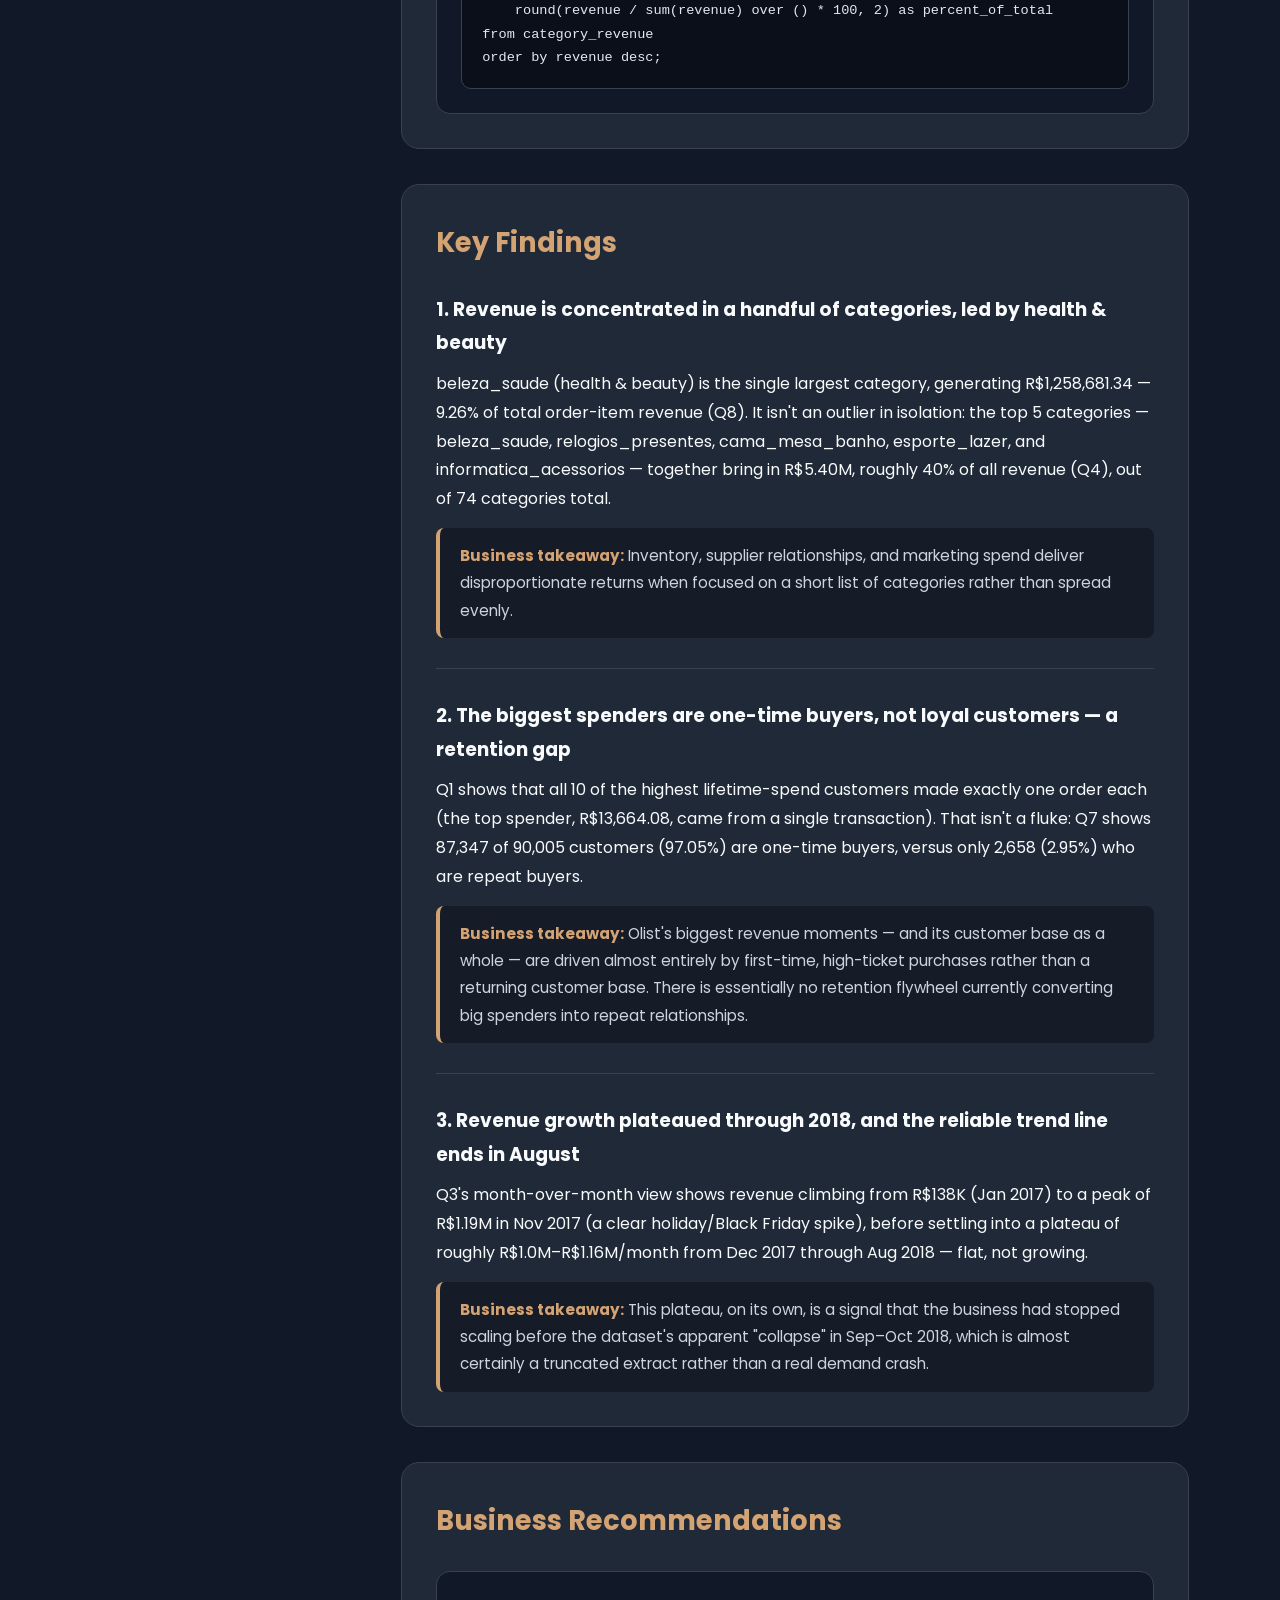
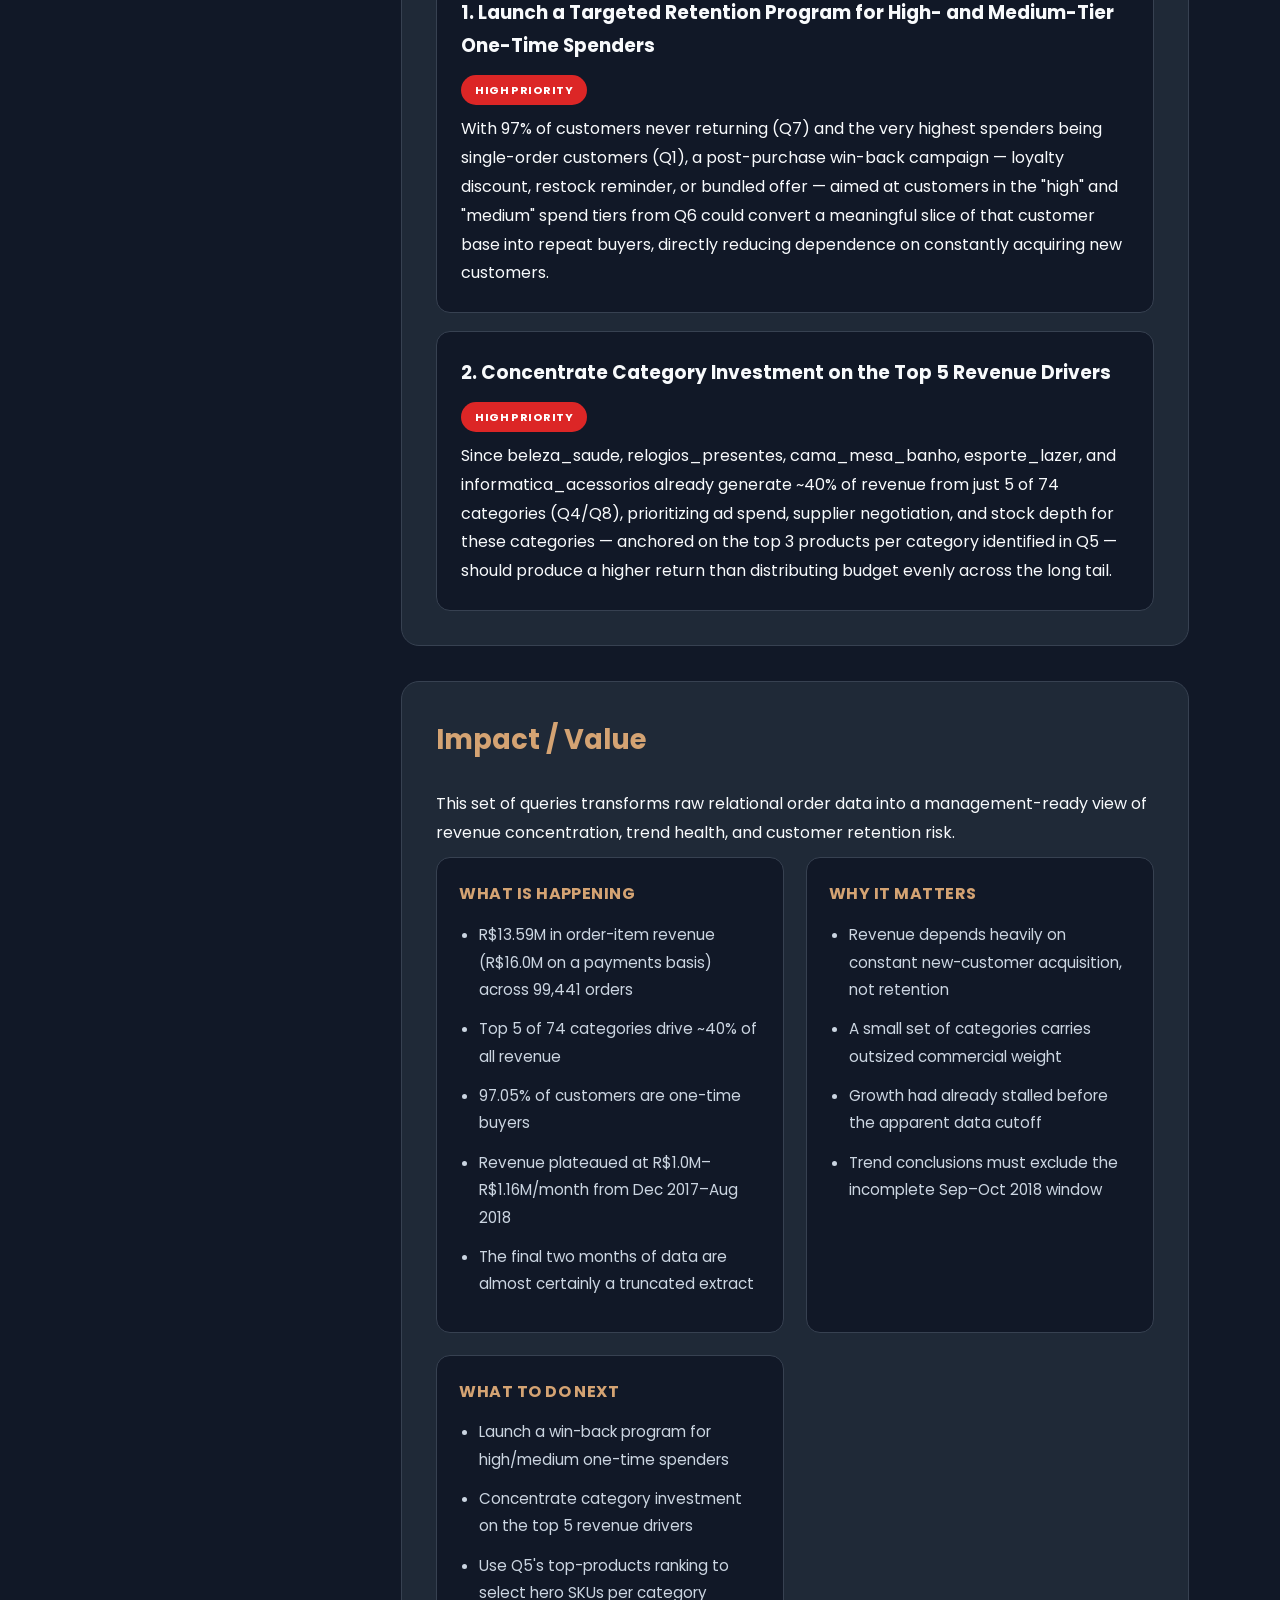
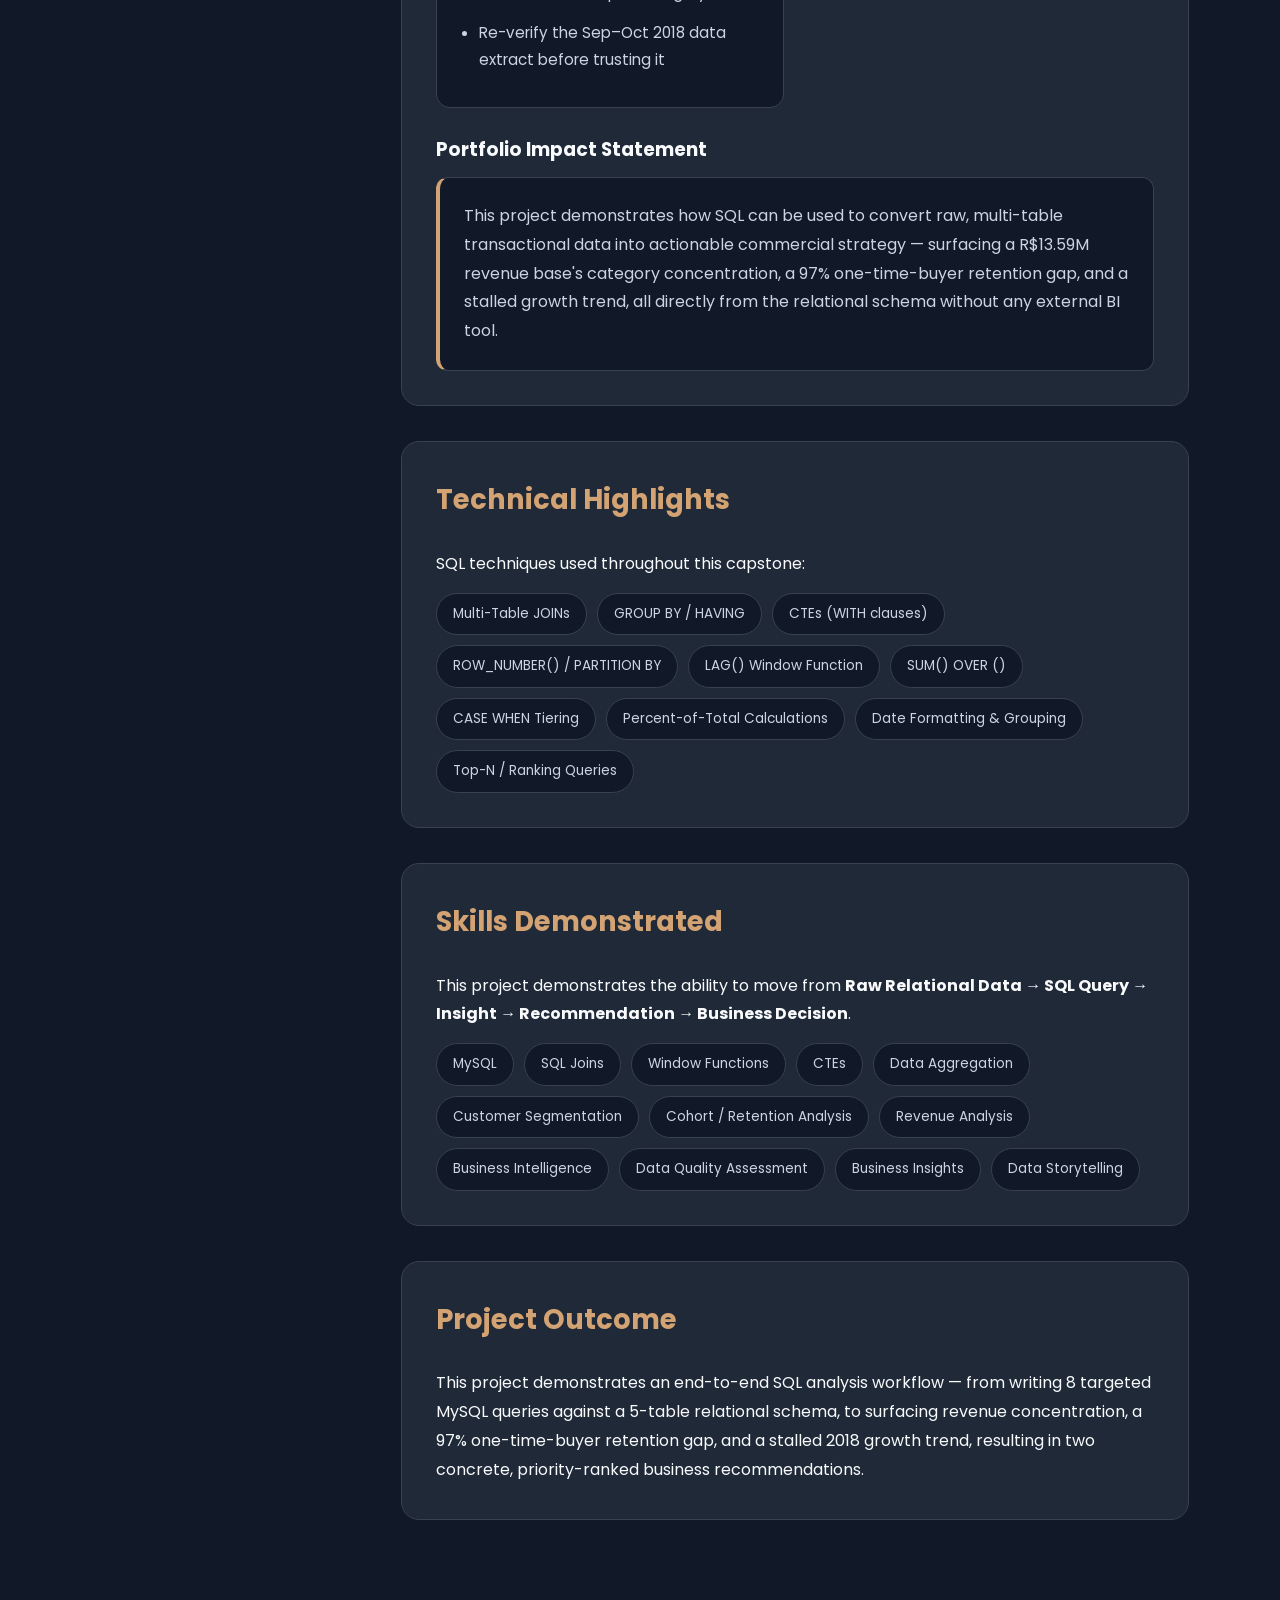
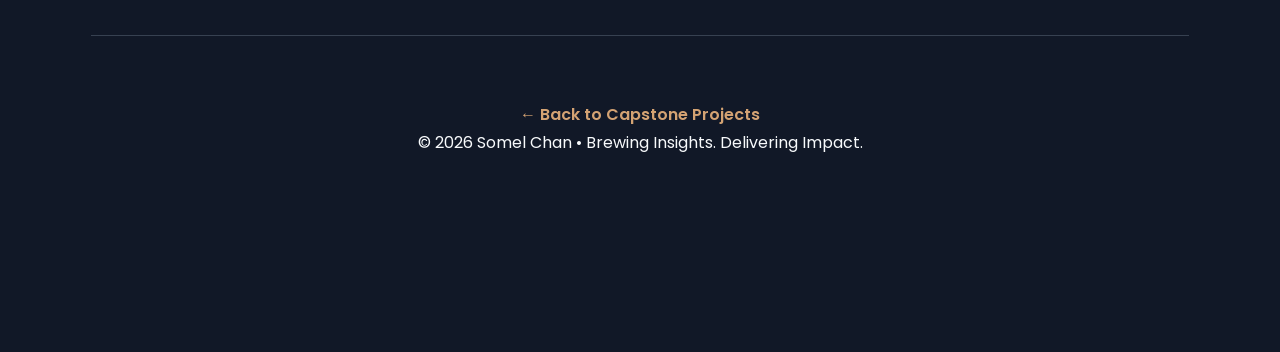
<file: case-studies/sql-capstone/index.html>
<!DOCTYPE html>
<html lang="en">

<head>

<meta charset="UTF-8">

<meta name="viewport" content="width=device-width, initial-scale=1.0">

<title>SQL Capstone: Olist E-Commerce Analysis | Soms</title>

<link rel="preconnect" href="https://fonts.googleapis.com">

<link rel="preconnect" href="https://fonts.gstatic.com" crossorigin>

<link href="https://fonts.googleapis.com/css2?family=Poppins:wght@300;400;500;600;700;800&display=swap" rel="stylesheet">

<link rel="stylesheet" href="style.css">

</head>

<body>

<div class="container">

<a href="../../index.html#capstone" class="back-btn">
← Back to Portfolio
</a>

<header class="page-header">

    <div class="badges-row">
        <span class="industry">E-Commerce Analytics</span>
        <span class="status completed">Completed</span>
        <span class="tool-badge">MySQL</span>
    </div>

    <h1>
        🛒 Olist E-Commerce — SQL Sales &amp; Customer Analysis
    </h1>

    <p>
        SQL Capstone Project — End-to-End Business Intelligence Case Study
    </p>

</header>

<div class="case-layout">

<aside class="case-sidebar">

    <h3>Contents</h3>

    <a href="#summary">Executive Summary</a>

    <a href="#video">Video Walkthrough</a>

    <a href="#context">Business Context</a>

    <a href="#objectives">Objectives</a>

    <a href="#questions">Business Questions</a>

    <a href="#dataset">Dataset &amp; Tools</a>

    <a href="#queries">SQL Queries</a>

    <a href="#insights">Key Findings</a>

    <a href="#recommendations">Recommendations</a>

    <a href="#impact">Business Impact</a>

    <a href="#technical">Technical Highlights</a>

    <a href="#skills">Skills Demonstrated</a>

    <a href="#outcome">Outcome</a>

</aside>

<main class="case-content">

<section id="summary">

<h2>Executive Summary</h2>

<p>
    This project analyzes the Olist Brazilian E-Commerce dataset using MySQL.
    The full schema contains 8 tables — customers, orders, order_items,
    order_payments, order_reviews, products, sellers, and geolocation — of
    which this project's 8 business questions draw on 5: customers, orders,
    order_items, order_payments, and products. The goal was to turn raw
    transactional order data into a set of answerable business questions
    covering revenue trends, customer spend behavior, product category
    performance, and retention.
</p>

<div class="stat-grid">

    <div class="stat-card">
        <div class="value">R$13.59M</div>
        <div class="label">Total Revenue (Order-Item)</div>
    </div>

    <div class="stat-card">
        <div class="value">99,441</div>
        <div class="label">Total Orders</div>
    </div>

    <div class="stat-card">
        <div class="value">~90,005</div>
        <div class="label">Unique Customers</div>
    </div>

    <div class="stat-card">
        <div class="value">74</div>
        <div class="label">Product Categories</div>
    </div>

</div>

<h3>My Role</h3>

<p>
    Data Analyst — responsible for designing 8 business questions against the
    Olist relational schema, writing MySQL queries using multi-table joins,
    CTEs, and window functions, exporting results for analysis, and
    translating query output into business findings and recommendations.
</p>

</section>

<section id="video">

<h2>Video Walkthrough</h2>

<div class="video-wrap">
    <video
        src="preview.mp4"
        poster="dashboard-overview.png"
        controls
        playsinline
    ></video>
</div>

</section>

<section id="context">

<h2>Business Context</h2>

<p>
    Order-level, payment-level, and product-level data existed across
    separate relational tables, but no single view connected customer
    spend behavior, revenue trends, and product category performance. The
    goal of this project was to write a focused set of SQL queries that
    surface who the highest-value customers are, how revenue is trending
    month to month, which categories and products actually drive revenue,
    and how much of the customer base returns for a second purchase.
</p>

</section>

<section id="objectives">

<h2>Project Objectives</h2>

<p>
    Write a set of MySQL queries that answer key commercial questions and
    support data-driven decisions around:
</p>

<ul>
    <li>Top customers by lifetime spend</li>
    <li>Monthly revenue trend and month-over-month change</li>
    <li>Product category and product-level revenue performance</li>
    <li>Customer spend tier segmentation</li>
    <li>Repeat vs. one-time buyer behavior</li>
    <li>Revenue concentration across categories</li>
</ul>

</section>

<section id="questions">

<h2>Business Questions</h2>

<p>
    Each query was written to answer a specific, practical question a
    commercial or retention-focused analyst would typically ask.
</p>

<div class="question-card">
    <h3>1. Who are the top 10 customers by total amount spent?</h3>
    <p>Customers, orders, and payments were joined and aggregated to rank customers by lifetime spend.</p>
</div>

<div class="question-card">
    <h3>2. What is the monthly revenue trend across the dataset?</h3>
    <p>Orders were grouped by purchase month to build a full monthly revenue series from the payments table.</p>
</div>

<div class="question-card">
    <h3>3. What is the month-over-month change in revenue?</h3>
    <p>A window function (LAG) was used over the monthly revenue series to calculate the change from the previous month.</p>
</div>

<div class="question-card">
    <h3>4. Which product categories generate the most revenue?</h3>
    <p>Products were joined to order items and grouped by category to rank all 74 categories by total revenue.</p>
</div>

<div class="question-card">
    <h3>5. What are the top 3 products by revenue within each category?</h3>
    <p>A ranked CTE using ROW_NUMBER() PARTITION BY category surfaces the top 3 revenue-generating products inside every category.</p>
</div>

<div class="question-card">
    <h3>6. How do customers segment into Low / Medium / High spend tiers?</h3>
    <p>Total spend per customer was calculated and bucketed into tiers using CASE WHEN logic.</p>
</div>

<div class="question-card">
    <h3>7. How many customers are repeat buyers vs. one-time buyers?</h3>
    <p>ROW_NUMBER() partitioned by customer_unique_id was used to count each customer's total orders and classify them as repeat or one-time.</p>
</div>

<div class="question-card">
    <h3>8. What percent of total revenue comes from the top category?</h3>
    <p>A SUM() OVER () window function was used to calculate each category's revenue as a percentage of total revenue.</p>
</div>

</section>

<section id="dataset">

<h2>Dataset &amp; Tools Overview</h2>

<table>

<tr>
    <th>Category</th>
    <th>Details</th>
</tr>

<tr>
    <td>Industry</td>
    <td>E-Commerce / Retail</td>
</tr>

<tr>
    <td>Primary Tool</td>
    <td>MySQL</td>
</tr>

<tr>
    <td>Dataset</td>
    <td>Olist Brazilian E-Commerce (public dataset)</td>
</tr>

<tr>
    <td>Tables Used</td>
    <td>customers, orders, order_items, order_payments, products (of 8 total tables)</td>
</tr>

<tr>
    <td>Scope</td>
    <td>99,441 orders, ~90,005 unique customers, 74 product categories</td>
</tr>

<tr>
    <td>Time Span</td>
    <td>September 2016 – October 2018 (reliable trend window: Jan 2017 – Aug 2018)</td>
</tr>

</table>

<div class="note-box">
    <strong>Data quality note:</strong> November 2016 has zero recorded
    orders, and September–October 2018 show a &gt;99% month-over-month
    revenue drop (R$4,439.54 and R$589.67), far more consistent with an
    incomplete data extract than a real demand collapse. Both periods are
    excluded from trend conclusions.
</div>

</section>

<section id="queries">

<h2>SQL Queries</h2>

<p>
    All 8 queries below run against the <code>olist</code> schema and use a
    combination of multi-table joins, CTEs, and window functions.
</p>

<div class="query-card">
    <div class="query-head">
        <h3>Q1. Top 10 Customers by Total Spend</h3>
        <span class="query-file">Q1_Top_Customers.sql</span>
    </div>
    <p>Joins customers → orders → payments and ranks customers by lifetime spend.</p>
    <pre><code>select
    c.customer_id,
    round(sum(o2.payment_value), 2) as total_spent,
    count(distinct o1.order_id) as num_orders
from customers c
inner join orders o1
    on c.customer_id = o1.customer_id
inner join order_payments o2
    on o1.order_id = o2.order_id
group by c.customer_id
order by total_spent desc
limit 10;</code></pre>
</div>

<div class="query-card">
    <div class="query-head">
        <h3>Q2. Monthly Revenue Trend</h3>
        <span class="query-file">Q2_Monthly_Revenue.sql</span>
    </div>
    <p>Groups payments by purchase month to build the full monthly revenue series.</p>
    <pre><code>select
    date_format(o1.order_purchase_timestamp, '%Y-%m') as month,
    format(sum(o2.payment_value), 0) as revenue
from orders o1
inner join order_payments o2
    on o1.order_id = o2.order_id
group by month
order by month;</code></pre>
</div>

<div class="query-card">
    <div class="query-head">
        <h3>Q3. Month-over-Month Revenue Change</h3>
        <span class="query-file">Q3_MoM_Change.sql</span>
    </div>
    <p>Uses a CTE plus the LAG() window function to compare each month's revenue against the prior month.</p>
    <pre><code>with monthly_revenue as (
    select
        date_format(order_purchase_timestamp, '%Y-%m') as month,
        sum(op.payment_value) as revenue
    from orders o
    inner join order_payments op
        on o.order_id = op.order_id
    group by date_format(order_purchase_timestamp, '%Y-%m')
)
select
    month,
    revenue,
    lag(revenue) over (order by month) as previous_month_revenue,
    revenue - lag(revenue) over (order by month) as mom_change
from monthly_revenue
order by month;</code></pre>
</div>

<div class="query-card">
    <div class="query-head">
        <h3>Q4. Categories by Revenue</h3>
        <span class="query-file">Q4_Categories_Highest_Revenue.sql</span>
    </div>
    <p>Joins products to order items and aggregates revenue across all 74 categories.</p>
    <pre><code>select
    p.product_category_name as product_category,
    sum(o.price) as revenue
from products p
inner join order_items o
    on p.product_id = o.product_id
group by product_category
order by revenue desc;</code></pre>
</div>

<div class="query-card">
    <div class="query-head">
        <h3>Q5. Top 3 Products per Category</h3>
        <span class="query-file">Q5_Top3_Products_per_Categories.sql</span>
    </div>
    <p>A ranked CTE using ROW_NUMBER() partitioned by category surfaces each category's top 3 revenue-generating products.</p>
    <pre><code>with product_revenue as (
    select
        p.product_category_name as category,
        oi.product_id,
        sum(oi.price) as revenue
    from products p
    inner join order_items oi
        on p.product_id = oi.product_id
    group by p.product_category_name, oi.product_id
),
ranked_products as (
    select
        category,
        product_id,
        revenue,
        row_number() over (
            partition by category
            order by revenue desc
        ) as product_rank
    from product_revenue
)
select category, product_id, revenue, product_rank
from ranked_products
where product_rank <= 3
order by category, product_rank;</code></pre>
</div>

<div class="query-card">
    <div class="query-head">
        <h3>Q6. Customer Spend Tiers</h3>
        <span class="query-file">Q6_Customer_Segment_Spend_Tiers.sql</span>
    </div>
    <p>Segments every customer into Low / Medium / High spend tiers using CASE WHEN logic.</p>
    <pre><code>with customer_spending as (
    select
        o.customer_id,
        sum(op.payment_value) as total_spend
    from orders o
    inner join order_payments op
        on o.order_id = op.order_id
    group by o.customer_id
)
select
    customer_id,
    total_spend,
    case
        when total_spend < 100 then 'low'
        when total_spend < 500 then 'medium'
        else 'high'
    end as spend_tier
from customer_spending
order by total_spend desc;</code></pre>
</div>

<div class="query-card">
    <div class="query-head">
        <h3>Q7. Repeat Buyer vs. One-Time Buyer</h3>
        <span class="query-file">Q7_RepeatBuyer_vs_OneTimeBuyer.sql</span>
    </div>
    <p>Counts each customer's total orders via ROW_NUMBER() to classify them as repeat or one-time buyers.</p>
    <pre><code>with customer_orders as (
    select
        o.order_id,
        c.customer_unique_id,
        row_number() over (
            partition by c.customer_unique_id
            order by o.order_id
        ) as purchase_number
    from orders o
    inner join customers c
        on o.customer_id = c.customer_id
),
customer_purchase_counts as (
    select
        customer_unique_id,
        max(purchase_number) as total_purchase
    from customer_orders
    group by customer_unique_id
)
select
    case
        when total_purchase = 1 then 'one_time_buyer'
        else 'repeat_buyer'
    end as customer_type,
    count(*) as customer_count
from customer_purchase_counts
group by customer_type;</code></pre>
</div>

<div class="query-card">
    <div class="query-head">
        <h3>Q8. Top Category's % of Total Revenue</h3>
        <span class="query-file">Q8_Percent_Total_Revenue_Top_Category.sql</span>
    </div>
    <p>Uses SUM() OVER () to calculate each category's revenue as a percentage of total order-item revenue.</p>
    <pre><code>with category_revenue as (
    select
        p.product_category_name as category,
        sum(oi.price) as revenue
    from products p
    inner join order_items oi
        on p.product_id = oi.product_id
    group by p.product_category_name
)
select
    category,
    revenue,
    sum(revenue) over () as total_revenue,
    round(revenue / sum(revenue) over () * 100, 2) as percent_of_total
from category_revenue
order by revenue desc;</code></pre>
</div>

</section>

<section id="insights">

<h2>Key Findings</h2>

<div class="insight-card">
    <h3>1. Revenue is concentrated in a handful of categories, led by health &amp; beauty</h3>
    <p>
        beleza_saude (health &amp; beauty) is the single largest category,
        generating R$1,258,681.34 — 9.26% of total order-item revenue (Q8).
        It isn't an outlier in isolation: the top 5 categories —
        beleza_saude, relogios_presentes, cama_mesa_banho, esporte_lazer, and
        informatica_acessorios — together bring in R$5.40M, roughly 40% of
        all revenue (Q4), out of 74 categories total.
    </p>
    <div class="takeaway">
        <strong>Business takeaway:</strong> Inventory, supplier relationships,
        and marketing spend deliver disproportionate returns when focused on
        a short list of categories rather than spread evenly.
    </div>
</div>

<div class="insight-card">
    <h3>2. The biggest spenders are one-time buyers, not loyal customers — a retention gap</h3>
    <p>
        Q1 shows that all 10 of the highest lifetime-spend customers made
        exactly one order each (the top spender, R$13,664.08, came from a
        single transaction). That isn't a fluke: Q7 shows 87,347 of 90,005
        customers (97.05%) are one-time buyers, versus only 2,658 (2.95%) who
        are repeat buyers.
    </p>
    <div class="takeaway">
        <strong>Business takeaway:</strong> Olist's biggest revenue moments —
        and its customer base as a whole — are driven almost entirely by
        first-time, high-ticket purchases rather than a returning customer
        base. There is essentially no retention flywheel currently converting
        big spenders into repeat relationships.
    </div>
</div>

<div class="insight-card">
    <h3>3. Revenue growth plateaued through 2018, and the reliable trend line ends in August</h3>
    <p>
        Q3's month-over-month view shows revenue climbing from R$138K
        (Jan 2017) to a peak of R$1.19M in Nov 2017 (a clear holiday/Black
        Friday spike), before settling into a plateau of roughly
        R$1.0M–R$1.16M/month from Dec 2017 through Aug 2018 — flat, not
        growing.
    </p>
    <div class="takeaway">
        <strong>Business takeaway:</strong> This plateau, on its own, is a
        signal that the business had stopped scaling before the dataset's
        apparent "collapse" in Sep–Oct 2018, which is almost certainly a
        truncated extract rather than a real demand crash.
    </div>
</div>

</section>

<section id="recommendations">

<h2>Business Recommendations</h2>

<div class="recommendation-card">
    <div class="recommendation-head">
        <h3>1. Launch a Targeted Retention Program for High- and Medium-Tier One-Time Spenders</h3>
        <span class="priority high">High Priority</span>
    </div>
    <p>
        With 97% of customers never returning (Q7) and the very highest
        spenders being single-order customers (Q1), a post-purchase win-back
        campaign — loyalty discount, restock reminder, or bundled offer —
        aimed at customers in the "high" and "medium" spend tiers from Q6
        could convert a meaningful slice of that customer base into repeat
        buyers, directly reducing dependence on constantly acquiring new
        customers.
    </p>
</div>

<div class="recommendation-card">
    <div class="recommendation-head">
        <h3>2. Concentrate Category Investment on the Top 5 Revenue Drivers</h3>
        <span class="priority high">High Priority</span>
    </div>
    <p>
        Since beleza_saude, relogios_presentes, cama_mesa_banho,
        esporte_lazer, and informatica_acessorios already generate ~40% of
        revenue from just 5 of 74 categories (Q4/Q8), prioritizing ad spend,
        supplier negotiation, and stock depth for these categories — anchored
        on the top 3 products per category identified in Q5 — should produce
        a higher return than distributing budget evenly across the long
        tail.
    </p>
</div>

</section>

<section id="impact">

<h2>Impact / Value</h2>

<p>
    This set of queries transforms raw relational order data into a
    management-ready view of revenue concentration, trend health, and
    customer retention risk.
</p>

<div class="impact-grid">

    <div class="impact-col">
        <h3>What is happening</h3>
        <ul>
            <li>R$13.59M in order-item revenue (R$16.0M on a payments basis) across 99,441 orders</li>
            <li>Top 5 of 74 categories drive ~40% of all revenue</li>
            <li>97.05% of customers are one-time buyers</li>
            <li>Revenue plateaued at R$1.0M–R$1.16M/month from Dec 2017–Aug 2018</li>
            <li>The final two months of data are almost certainly a truncated extract</li>
        </ul>
    </div>

    <div class="impact-col">
        <h3>Why it matters</h3>
        <ul>
            <li>Revenue depends heavily on constant new-customer acquisition, not retention</li>
            <li>A small set of categories carries outsized commercial weight</li>
            <li>Growth had already stalled before the apparent data cutoff</li>
            <li>Trend conclusions must exclude the incomplete Sep–Oct 2018 window</li>
        </ul>
    </div>

    <div class="impact-col">
        <h3>What to do next</h3>
        <ul>
            <li>Launch a win-back program for high/medium one-time spenders</li>
            <li>Concentrate category investment on the top 5 revenue drivers</li>
            <li>Use Q5's top-products ranking to select hero SKUs per category</li>
            <li>Re-verify the Sep–Oct 2018 data extract before trusting it</li>
        </ul>
    </div>

</div>

<h3>Portfolio Impact Statement</h3>

<div class="portfolio-desc">
    This project demonstrates how SQL can be used to convert raw,
    multi-table transactional data into actionable commercial strategy —
    surfacing a R$13.59M revenue base's category concentration, a 97%
    one-time-buyer retention gap, and a stalled growth trend, all directly
    from the relational schema without any external BI tool.
</div>

</section>

<section id="technical">

<h2>Technical Highlights</h2>

<p>SQL techniques used throughout this capstone:</p>

<div class="tech-tags">
    <span>Multi-Table JOINs</span>
    <span>GROUP BY / HAVING</span>
    <span>CTEs (WITH clauses)</span>
    <span>ROW_NUMBER() / PARTITION BY</span>
    <span>LAG() Window Function</span>
    <span>SUM() OVER ()</span>
    <span>CASE WHEN Tiering</span>
    <span>Percent-of-Total Calculations</span>
    <span>Date Formatting &amp; Grouping</span>
    <span>Top-N / Ranking Queries</span>
</div>

</section>

<section id="skills">

<h2>Skills Demonstrated</h2>

<p>
    This project demonstrates the ability to move from
    <strong>Raw Relational Data → SQL Query → Insight → Recommendation →
    Business Decision</strong>.
</p>

<div class="tech-tags">
    <span>MySQL</span>
    <span>SQL Joins</span>
    <span>Window Functions</span>
    <span>CTEs</span>
    <span>Data Aggregation</span>
    <span>Customer Segmentation</span>
    <span>Cohort / Retention Analysis</span>
    <span>Revenue Analysis</span>
    <span>Business Intelligence</span>
    <span>Data Quality Assessment</span>
    <span>Business Insights</span>
    <span>Data Storytelling</span>
</div>

</section>

<section id="outcome">

<h2>Project Outcome</h2>

<p>
    This project demonstrates an end-to-end SQL analysis workflow — from
    writing 8 targeted MySQL queries against a 5-table relational schema, to
    surfacing revenue concentration, a 97% one-time-buyer retention gap, and
    a stalled 2018 growth trend, resulting in two concrete, priority-ranked
    business recommendations.
</p>

</section>

</main>

</div>

<footer>

<div class="project-navigation">

<a href="../../index.html#capstone">
    ← Back to Capstone Projects
</a>

</div>

<p>
    © 2026 Somel Chan • Brewing Insights. Delivering Impact.
</p>

</footer>

</div>

</body>

</html>
</file>
<file: style.css>
/* ==========================================
   S.O.M.S. Analytics Portfolio
   Version 2.0
========================================== */

*{
    margin:0;
    padding:0;
    box-sizing:border-box;
}

html{
    scroll-behavior:smooth;
}

body{

    font-family:'Poppins',sans-serif;

    background:#0f172a;

    color:white;

    display:flex;

}

/* Scrollbar */

::-webkit-scrollbar{

    width:10px;

}

::-webkit-scrollbar-track{

    background:#111827;

}

::-webkit-scrollbar-thumb{

    background:#c08457;

    border-radius:20px;

}

::-webkit-scrollbar-thumb:hover{

    background:#d4a373;

}

/* ==========================================
SIDEBAR
========================================== */

.sidebar{

    width:260px;

    height:100vh;

    position:fixed;

    left:0;

    top:0;

    background:#111827;

    padding:45px 30px;

    border-right:1px solid rgba(255,255,255,.08);

}

.logo h1{

    font-size:34px;

    margin-bottom:10px;

}

.logo p{

    color:#c08457;

    line-height:1.6;

    margin-bottom:50px;

}

.sidebar nav{

    display:flex;

    flex-direction:column;

    gap:20px;

}

.sidebar nav a{

    color:#cbd5e1;

    text-decoration:none;

    font-size:17px;

    transition:.30s;

}

.sidebar nav a:hover{

    color:#ffffff;

    transform:translateX(6px);

}

/* ==========================================
MAIN
========================================== */

main{

    margin-left:260px;

    width:calc(100% - 260px);

}

section{

    padding:90px 8%;

}

/* ==========================================
HERO
========================================== */

#hero{

    min-height:100vh;

    display:flex;

    align-items:center;

}

.hero-text h3{

    color:#c08457;

    font-size:22px;

    margin-bottom:15px;

}

.hero-text h1{

    font-size:70px;

    margin-bottom:10px;

}

.hero-text h2{

    font-size:38px;

    color:#e2e8f0;

    line-height:1.4;

    margin-bottom:30px;

}

.hero-text p{

    max-width:720px;

    color:#94a3b8;

    line-height:1.9;

    font-size:18px;

    margin-bottom:45px;

}

.btn{

    display:inline-block;

    background:#c08457;

    color:white;

    padding:18px 40px;

    border-radius:12px;

    text-decoration:none;

    transition:.30s;

}

.btn:hover{

    background:#d4a373;

    transform:translateY(-3px);

}  

/* ==========================================
   ABOUT ME
========================================== */

#about h2{
    font-size:42px;
    margin-bottom:40px;
}

.about-box{

    width:100%;

    background:#1e293b;

    border-radius:18px;

    border:1px solid rgba(255,255,255,.08);

    overflow:hidden;

    box-shadow:0 15px 35px rgba(0,0,0,.18);

}


/* ==========================================
   ABOUT HEADER IMAGE
========================================== */

.about-header{

    width:100%;

    background:#ffffff;

    overflow:hidden;
}

.about-header img{

    display:block;

    width:100%;

    height:auto;

    max-height:430px;

    object-fit:cover;

}


/* ==========================================
   ABOUT TEXT CONTENT
========================================== */

.about-content{

    width:100%;

    max-width:1200px;

    margin:0 auto;

    padding:50px 65px 55px;

    display:block;

}


/* NORMAL PARAGRAPHS */

.about-content p{

    display:block;

    width:100%;

    max-width:1100px;

    color:#cbd5e1;

    font-size:18px;

    line-height:1.9;

    margin:0 0 28px 0;

}


/* FIRST / INTRO PARAGRAPH */

.about-content .about-intro{

    display:block;

    width:100%;

    max-width:1100px;

    color:#f8fafc;

    font-size:21px;

    font-weight:500;

    line-height:1.8;

    margin:0 0 32px 0;

}


/* LAST PARAGRAPH */

.about-content p:last-child{

    margin-bottom:0;
}


/* ==========================================
   CERTIFICATIONS
========================================== */

#certifications h2{
    font-size:42px;
    margin-bottom:40px;
}

.certifications-grid{
    display:grid;
    grid-template-columns:repeat(3,1fr);
    gap:28px;
}

.certificate-card{
    background:#1e293b;
    border:1px solid rgba(255,255,255,.08);
    border-radius:18px;
    overflow:hidden;
    transition:.35s;
}

.certificate-card:hover{
    transform:translateY(-8px);
    box-shadow:0 18px 45px rgba(0,0,0,.35);
}

.certificate-card img{
    width:100%;
    height:auto;
    display:block;
    cursor:pointer;
}

.certificate-info{
    padding:22px;
}

.certificate-info h3{
    font-size:1.15rem;
    margin-bottom:8px;
}

.certificate-info p{
    color:#cbd5e1;
    margin-bottom:5px;
}

.certificate-info span{
    color:#94a3b8;
    font-size:.9rem;
}

/* ===========================
   FEATURED PROJECTS
=========================== */

.projects-section{

    width:min(1400px,92%);
    margin:0 auto;
    padding:80px 0;

}

.section-header{

    display:flex;
    justify-content:space-between;
    align-items:center;
    margin-bottom:40px;

}

.section-header h2{

    font-size:2rem;
    margin-bottom:8px;

}

.section-header p{

    color:#9ca3af;

}

/* ===========================
   BUTTONS
=========================== */

.slider-controls{

    display:flex;
    gap:15px;

}

.slider-btn{

    width:52px;
    height:52px;

    border:none;
    border-radius:50%;

    background:#1f2937;
    color:white;

    cursor:pointer;

    font-size:22px;

    transition:.25s;

}

.slider-btn:hover{

    background:#d4a373;
    transform:scale(1.08);

}

/* ===========================
   SCROLLER
=========================== */

.project-slider{

    display:flex;

    gap:28px;

    overflow-x:auto;

    scroll-behavior:smooth;

    scroll-snap-type:x mandatory;

    scrollbar-width:none;

    -ms-overflow-style:none;

    padding-bottom:10px;

}

.project-slider::-webkit-scrollbar{

    display:none;

}

/* ===========================
   CARD
=========================== */

.project-card{

    flex:0 0 390px;

    background:#1f1f1f;

    border-radius:22px;

    overflow:hidden;

    scroll-snap-align:start;

    transition:.35s;

    border:1px solid rgba(255,255,255,.06);

}

.project-card:hover{

    transform:translateY(-10px);

    box-shadow:0 18px 45px rgba(0,0,0,.35);

}

.project-card img{

    width:100%;

    height:220px;

    object-fit:cover;

    display:block;

}

/* Video preview (used by capstone cards, e.g. Excel capstone) */
.project-card video{

    width:100%;

    height:220px;

    object-fit:cover;

    display:block;

    background:#000;

}

/* Placeholder block for capstone projects with no media yet */
.project-placeholder{

    width:100%;

    height:220px;

    display:flex;

    align-items:center;

    justify-content:center;

    font-size:46px;

    background:#161b28;

    color:#475569;

}

/* ===========================
   CONTENT
=========================== */

.project-body{

    padding:28px;

    display:flex;

    flex-direction:column;

    gap:18px;

}

/* Row that holds the industry + status badges side by side */
.badges{

    display:flex;

    flex-wrap:wrap;

    gap:10px;

}

.industry{

    width:max-content;

    padding:6px 14px;

    border-radius:999px;

    font-size:.8rem;

    font-weight:600;

    color:white;

}

/* badge colors */

.hospitality{background:#d4a373;}
.banking{background:#6f42c1;}
.healthcare{background:#0d6efd;}
.hr{background:#198754;}
.manufacturing{background:#fd7e14;}
.food{background:#dc3545;}
.finance{background:#20c997;}
.ecommerce{background:#e11d48;}

/* status badges for capstone project progress */

.status{

    width:max-content;

    padding:6px 14px;

    border-radius:999px;

    font-size:.8rem;

    font-weight:600;

}

.status.completed{background:#198754;color:white;}
.status.ongoing{background:#eab308;color:#111827;}
.status.not-started{background:#374151;color:#cbd5e1;}

.project-body h3{

    font-size:1.45rem;

    margin:0;

}

.project-body p{

    color:#b8b8b8;

    line-height:1.7;

    min-height:90px;

}

.tags{

    display:flex;

    flex-wrap:wrap;

    gap:10px;

}

.tags span{

    background:#2d2d2d;

    padding:7px 14px;

    border-radius:999px;

    font-size:.82rem;

}

.project-body a{

    margin-top:auto;

    font-weight:700;

    color:#d4a373;

    text-decoration:none;

    transition:.3s;

}

.project-body a:hover{

    transform:translateX(8px);

}

/* Disabled link style for capstone projects not started yet */
.project-body a.disabled{

    color:#6b7280;

    cursor:not-allowed;

    pointer-events:none;

}

.project-body a.disabled:hover{

    transform:none;

}

/* ===========================
   RESPONSIVE
=========================== */

@media(max-width:1200px){

    .project-card{

        flex:0 0 340px;

    }

}

@media(max-width:768px){

    .section-header{

        flex-direction:column;
        align-items:flex-start;
        gap:20px;

    }

    .project-card{

        flex:0 0 90%;

    }

}

/* ==========================================
SKILLS
========================================== */

#skills h2{

    font-size:42px;

    margin-bottom:45px;

}

.skills{

    display:flex;

    flex-wrap:wrap;

    gap:18px;

}

.skills span{

    background:#1e293b;

    padding:16px 28px;

    border-radius:40px;

    border:1px solid rgba(255,255,255,.08);

    transition:.30s;

}

.skills span:hover{

    background:#c08457;

    transform:translateY(-4px);

}

/* ==========================================
CONTACT
========================================== */

#contact{

    padding-bottom:120px;

}

#contact h2{

    font-size:42px;

    margin-bottom:30px;

}

#contact p{

    font-size:20px;

    margin-bottom:18px;

}

#contact a{

    color:#c08457;

    text-decoration:none;

}

#contact a:hover{

    text-decoration:underline;

}

/* ==========================================
FOOTER
========================================== */

footer{

    text-align:center;

    padding:50px;

    color:#94a3b8;

    border-top:1px solid rgba(255,255,255,.08);

}

/* ==========================================
RESPONSIVE
========================================== */

@media(max-width:900px){

.sidebar{

    position:relative;

    width:100%;

    height:auto;

}

main{

    margin-left:0;

    width:100%;

}

.hero-text h1{

    font-size:50px;

}

.hero-text h2{

    font-size:30px;

}

.projects-grid{

    grid-template-columns:1fr;

}

.skills{

    justify-content:center;

}

}

/* ==========================================
   ABOUT & CERTIFICATIONS RESPONSIVE
========================================== */

@media(max-width:900px){

    .about-content{

        width:100%;

        padding:40px 35px 45px;

    }

    .about-content p{

        width:100%;

        max-width:none;

        font-size:17px;

        line-height:1.8;

    }

    .about-content .about-intro{

        font-size:19px;

    }

    .certifications-grid{

        grid-template-columns:1fr;

    }

}
</file>
<file: case-studies/airbnb-executive-dashboard/style.css>
/* ===========================
   S.O.M.S. Case Study Theme
=========================== */

*{
    margin:0;
    padding:0;
    box-sizing:border-box;
}

html{
    scroll-behavior:smooth;
}

body{

    font-family:'Poppins',sans-serif;

    background:#111827;

    color:#f8fafc;

    line-height:1.8;

}

/* ===========================
   Container
=========================== */

.container{
    width:min(1280px,92%);
    margin:0 auto;
    padding:60px 40px 100px;
}

/* ===========================
   PAGE HEADER
=========================== */

.page-header{

    display:flex;
    flex-direction:column;
    align-items:flex-start;

    gap:18px;

    margin-bottom:36px;

    padding-bottom:35px;

    border-bottom:1px solid #374151;

}

.page-header h1{

    font-size:3rem;
    font-weight:700;
    line-height:1.2;

}

.page-header p{

    color:#94a3b8;
    font-size:1.1rem;

}

.industry{

    display:inline-block;

    background:#d4a373;

    color:white;

    padding:8px 18px;

    border-radius:999px;

    font-size:.85rem;

    font-weight:600;

}

/* ===========================
   Back Button
=========================== */

.back-btn{

display:inline-flex;

align-items:center;

gap:10px;

padding:10px 18px;

margin-bottom:20px;

background:transparent;

border:1px solid #374151;

border-radius:10px;

color:#cbd5e1;

text-decoration:none;

font-weight:600;

transition:.25s;

}

.back-btn:hover{

background:#d4a373;

border-color:#d4a373;

color:white;

transform:translateY(-2px);

}

/* ===========================
   Sections
=========================== */

section{

    background:#1f2937;

    border:1px solid #374151;

    border-radius:18px;

    padding:34px;

    margin-bottom:35px;

}

section h2{

    color:#d4a373;

    margin-bottom:25px;

    font-size:1.7rem;

}

section h3{

    margin-top:25px;

    margin-bottom:10px;

}

/* ===========================
   Dashboard
=========================== */

section img{

    width:100%;

    border-radius:12px;

   box-shadow:0 18px 40px rgba(0,0,0,.45);

}

/* ===========================
   Lists
=========================== */

ul{

    padding-left:22px;

}

li{

    margin-bottom:12px;

}

/* ===========================
   Table
=========================== */

table{

    width:100%;

    border-collapse:collapse;

    overflow:hidden;

    border-radius:10px;

}

th{

    background:#d4a373;

    color:white;

}

td,th{

    padding:15px;

    border-bottom:1px solid #374151;

    text-align:left;

}

tr:nth-child(even){

    background:#273244;

}

/* ===========================
   Footer
=========================== */

footer{

    margin-top:80px;

    padding-top:40px;

    border-top:1px solid #374151;

    text-align:center;

}

/* ===========================
   Hover Animation
=========================== */

section{

    transition:.3s;

}

section:hover{

    transform:translateY(-4px);

}

/* ===========================
   Responsive
=========================== */

@media(max-width:768px){

.page-header h1{

font-size:2rem;

}

.container{

width:92%;

}

section{

padding:25px;

}

}

/* =====================================================
   CASE STUDY LAYOUT
===================================================== */

.case-layout{

display:grid;

grid-template-columns:260px minmax(0,1fr);

gap:50px;

align-items:start;

margin-top:20px;

}

/* =====================================================
   SIDEBAR
===================================================== */

.case-sidebar{

position:sticky;

top:30px;

align-self:start;

background:#1f2937;

border:1px solid #374151;

border-radius:18px;

padding:28px;

height:fit-content;

}

.case-sidebar h3{

    color:#d4a373;

    margin-bottom:25px;

}

.case-sidebar a{

display:block;

padding:9px 14px;
margin-bottom:4px;

text-decoration:none;

color:#cbd5e1;

font-size:.95rem;

border-left:3px solid transparent;

border-radius:8px;

transition:all .25s ease;

}

.case-sidebar a:hover{

    background:#2b3748;

    border-left:3px solid #d4a373;

    color:white;

    padding-left:22px;

}

/* =====================================================
   CONTENT
===================================================== */

.case-content{

min-width:0;

max-width:900px;

}

.case-content section{

    scroll-margin-top:90px;

}

/* =====================================================
   MOBILE
===================================================== */

@media(max-width:900px){

.case-layout{

grid-template-columns:1fr;

}

.case-sidebar{

position:relative;

top:0;

margin-bottom:35px;

}

}
.project-navigation{

    display:flex;

    justify-content:center;

    gap:30px;

    margin-top:25px;

}

.project-navigation a{

    text-decoration:none;

    color:#d4a373;

    font-weight:600;

    transition:.3s;

}

.project-navigation a:hover{

    color:white;

}
</file>
<file: case-studies/bank-churn-analysis/style.css>
/* =====================================================
S.O.M.S. CASE STUDY THEME
===================================================== */

*{
    margin:0;
    padding:0;
    box-sizing:border-box;
}


html{
    scroll-behavior:smooth;
}


body{

    font-family:'Poppins',sans-serif;

    background:#111827;

    color:#f8fafc;

    line-height:1.8;

}



/* =====================================================
CONTAINER
===================================================== */

.container{

    width:min(1280px,92%);

    margin:0 auto;

    padding:60px 40px 100px;

}



/* =====================================================
PAGE HEADER
===================================================== */

.page-header{

    display:flex;

    flex-direction:column;

    align-items:flex-start;

    gap:18px;

    margin-bottom:36px;

    padding-bottom:35px;

    border-bottom:1px solid #374151;

}


.page-header h1{

    font-size:3rem;

    font-weight:700;

    line-height:1.2;

}


.page-header p{

    color:#94a3b8;

    font-size:1.1rem;

}



/* =====================================================
INDUSTRY BADGE
===================================================== */

.industry{

    display:inline-block;

    background:#d4a373;

    color:white;

    padding:8px 18px;

    border-radius:999px;

    font-size:.85rem;

    font-weight:600;

}



/* =====================================================
BACK TO PORTFOLIO
===================================================== */

.back-btn{
    display:inline-flex;
    align-items:center;
    gap:10px;
    padding:10px 18px;
    margin-bottom:20px;
    background:transparent;
    border:1px solid #374151;
    border-radius:10px;
    color:#cbd5e1;
    text-decoration:none;
    font-weight:600;
    transition:.25s;
}


.back-btn:hover{
    background:#d4a373;
    border-color:#d4a373;
    color:white;
    transform:translateY(-2px);
}



/* =====================================================
CASE STUDY LAYOUT
===================================================== */

.case-layout{
    display:grid;
    grid-template-columns:260px minmax(0,1fr);
    gap:50px;
    align-items:start;
    margin-top:20px;
}



/* =====================================================
SIDEBAR
===================================================== */

.case-sidebar{
    position:sticky;
    top:30px;
    align-self:start;

    background:#1f2937;

    border:1px solid #374151;

    border-radius:18px;

    padding:28px 22px;

    height:fit-content;
}


.case-sidebar h3{
    color:#d4a373;
    margin-bottom:22px;
    font-size:1.15rem;
}


.case-sidebar a{
    display:block;

    padding:9px 12px;
    margin-bottom:4px;

    text-decoration:none;

    color:#cbd5e1;

    font-size:.92rem;

    border-left:3px solid transparent;

    border-radius:8px;

    transition:all .25s ease;
}


.case-sidebar a:hover{

    background:#2b3748;

    border-left:3px solid #d4a373;

    color:white;

    padding-left:18px;

}



/* =====================================================
CONTENT
===================================================== */

.case-content{
    min-width:0;
    max-width:900px;
}


.case-content section{

    scroll-margin-top:90px;

}



/* =====================================================
SECTIONS
===================================================== */

section{

    background:#1f2937;

    border:1px solid #374151;

    border-radius:18px;

    padding:34px;

    margin-bottom:35px;

    transition:.3s ease;

}


section:hover{

    transform:translateY(-3px);

}


section h2{

    color:#d4a373;

    margin-bottom:25px;

    font-size:1.7rem;

}


section h3{

    margin-top:25px;

    margin-bottom:10px;

    color:#f8fafc;

}


section p{

    margin-bottom:18px;

}



/* =====================================================
DASHBOARD IMAGE
===================================================== */

section img{

    width:100%;

    height:auto;

    display:block;

    border-radius:12px;

    box-shadow:0 18px 40px rgba(0,0,0,.45);

}



/* =====================================================
LISTS
===================================================== */

ul,
ol{

    padding-left:22px;

}


li{

    margin-bottom:12px;

}



/* =====================================================
TABLE
===================================================== */

table{

    width:100%;

    border-collapse:collapse;

    overflow:hidden;

    border-radius:10px;

}


th{

    background:#d4a373;

    color:white;

}


td,
th{

    padding:15px;

    border-bottom:1px solid #374151;

    text-align:left;

}


tr:nth-child(even){

    background:#273244;

}



/* =====================================================
FOOTER
===================================================== */

footer{

    margin-top:80px;

    padding:40px 40px 60px;

    border-top:1px solid #374151;

    text-align:center;

}


footer p{

    color:#94a3b8;

    margin-top:25px;

}



/* =====================================================
PROJECT NAVIGATION
===================================================== */

.project-navigation{

    display:flex;

    justify-content:center;

    align-items:center;

    flex-wrap:wrap;

    gap:14px;

}


.project-navigation a{

    display:inline-flex;

    align-items:center;

    justify-content:center;

    text-decoration:none;

    color:#d4a373;

    border:1px solid #374151;

    padding:10px 18px;

    border-radius:10px;

    font-weight:600;

    transition:.25s ease;

}


.project-navigation a:hover{

    background:#d4a373;

    border-color:#d4a373;

    color:white;

    transform:translateY(-2px);

}



/* =====================================================
RESPONSIVE
===================================================== */

@media(max-width:900px){

    .container{

        width:94%;

        padding:40px 20px 80px;

    }


    .case-layout{

        grid-template-columns:1fr;

        gap:30px;

    }


    .case-sidebar{

        position:relative;

        top:0;

        margin-bottom:0;

    }


    .case-content{

        max-width:none;

    }

}



@media(max-width:768px){

    .page-header h1{

        font-size:2.1rem;

    }


    .page-header p{

        font-size:1rem;

    }


    section{

        padding:25px;

    }


    section h2{

        font-size:1.5rem;

    }


    .project-navigation{

        flex-direction:column;

    }


    .project-navigation a{

        width:100%;

        max-width:300px;

    }

}
</file>
<file: case-studies/capstone-excel-restaurant-orders/style.css>
/* ===========================
   S.O.M.S. Case Study Theme
   v2 - adds capstone components
=========================== */

*{
    margin:0;
    padding:0;
    box-sizing:border-box;
}

html{
    scroll-behavior:smooth;
}

body{

    font-family:'Poppins',sans-serif;

    background:#111827;

    color:#f8fafc;

    line-height:1.8;

}

/* ===========================
   Container
=========================== */

.container{
    width:min(1280px,92%);
    margin:0 auto;
    padding:60px 40px 100px;
}

/* ===========================
   PAGE HEADER
=========================== */

.page-header{

    display:flex;
    flex-direction:column;
    align-items:flex-start;

    gap:18px;

    margin-bottom:36px;

    padding-bottom:35px;

    border-bottom:1px solid #374151;

}

.page-header h1{

    font-size:3rem;
    font-weight:700;
    line-height:1.2;

}

.page-header p{

    color:#94a3b8;
    font-size:1.1rem;

}

.industry{

    display:inline-block;

    background:#d4a373;

    color:white;

    padding:8px 18px;

    border-radius:999px;

    font-size:.85rem;

    font-weight:600;

}

/* Row that holds multiple badges (industry + status + tool) */
.badges-row{

    display:flex;

    flex-wrap:wrap;

    gap:12px;

    align-items:center;

}

.status{

    display:inline-block;

    padding:8px 18px;

    border-radius:999px;

    font-size:.85rem;

    font-weight:600;

}

.status.completed{background:#198754;color:white;}
.status.ongoing{background:#eab308;color:#111827;}
.status.not-started{background:#374151;color:#cbd5e1;}

.tool-badge{

    display:inline-block;

    background:transparent;

    border:1px solid #374151;

    color:#cbd5e1;

    padding:7px 17px;

    border-radius:999px;

    font-size:.85rem;

    font-weight:600;

}

/* ===========================
   Back Button
=========================== */

.back-btn{

display:inline-flex;

align-items:center;

gap:10px;

padding:10px 18px;

margin-bottom:20px;

background:transparent;

border:1px solid #374151;

border-radius:10px;

color:#cbd5e1;

text-decoration:none;

font-weight:600;

transition:.25s;

}

.back-btn:hover{

background:#d4a373;

border-color:#d4a373;

color:white;

transform:translateY(-2px);

}

/* ===========================
   Sections
=========================== */

section{

    background:#1f2937;

    border:1px solid #374151;

    border-radius:18px;

    padding:34px;

    margin-bottom:35px;

}

section h2{

    color:#d4a373;

    margin-bottom:25px;

    font-size:1.7rem;

}

section h3{

    margin-top:25px;

    margin-bottom:10px;

}

/* ===========================
   Dashboard
=========================== */

section img{

    width:100%;

    border-radius:12px;

   box-shadow:0 18px 40px rgba(0,0,0,.45);

}

/* ===========================
   Lists
=========================== */

ul{

    padding-left:22px;

}

li{

    margin-bottom:12px;

}

/* ===========================
   Table
=========================== */

table{

    width:100%;

    border-collapse:collapse;

    overflow:hidden;

    border-radius:10px;

}

th{

    background:#d4a373;

    color:white;

}

td,th{

    padding:15px;

    border-bottom:1px solid #374151;

    text-align:left;

}

tr:nth-child(even){

    background:#273244;

}

/* ===========================
   Footer
=========================== */

footer{

    margin-top:80px;

    padding-top:40px;

    border-top:1px solid #374151;

    text-align:center;

}

/* ===========================
   Hover Animation
=========================== */

section{

    transition:.3s;

}

section:hover{

    transform:translateY(-4px);

}

/* ===========================
   Responsive
=========================== */

@media(max-width:768px){

.page-header h1{

font-size:2rem;

}

.container{

width:92%;

}

section{

padding:25px;

}

}

/* =====================================================
   CASE STUDY LAYOUT
===================================================== */

.case-layout{

display:grid;

grid-template-columns:260px minmax(0,1fr);

gap:50px;

align-items:start;

margin-top:20px;

}

/* =====================================================
   SIDEBAR
===================================================== */

.case-sidebar{

position:sticky;

top:30px;

align-self:start;

background:#1f2937;

border:1px solid #374151;

border-radius:18px;

padding:28px;

height:fit-content;

max-height:calc(100vh - 60px);

overflow-y:auto;

}

.case-sidebar h3{

    color:#d4a373;

    margin-bottom:25px;

}

.case-sidebar a{

display:block;

padding:9px 14px;
margin-bottom:4px;

text-decoration:none;

color:#cbd5e1;

font-size:.95rem;

border-left:3px solid transparent;

border-radius:8px;

transition:all .25s ease;

}

.case-sidebar a:hover{

    background:#2b3748;

    border-left:3px solid #d4a373;

    color:white;

    padding-left:22px;

}

/* =====================================================
   CONTENT
===================================================== */

.case-content{

min-width:0;

max-width:900px;

}

.case-content section{

    scroll-margin-top:90px;

}

/* =====================================================
   MOBILE
===================================================== */

@media(max-width:900px){

.case-layout{

grid-template-columns:1fr;

}

.case-sidebar{

position:relative;

top:0;

margin-bottom:35px;

max-height:none;

}

}
.project-navigation{

    display:flex;

    justify-content:center;

    gap:30px;

    margin-top:25px;

}

.project-navigation a{

    text-decoration:none;

    color:#d4a373;

    font-weight:600;

    transition:.3s;

}

.project-navigation a:hover{

    color:white;

}

/* =====================================================
   KPI STAT STRIP (Executive Summary)
===================================================== */

.stat-grid{

    display:grid;

    grid-template-columns:repeat(auto-fit,minmax(150px,1fr));

    gap:16px;

    margin-top:24px;

}

.stat-card{

    background:#111827;

    border:1px solid #374151;

    border-radius:14px;

    padding:20px 16px;

    text-align:center;

    transition:.25s;

}

.stat-card:hover{

    border-color:#d4a373;

    transform:translateY(-3px);

}

.stat-card .value{

    font-size:1.55rem;

    font-weight:700;

    color:#d4a373;

}

.stat-card .label{

    font-size:.8rem;

    color:#94a3b8;

    margin-top:6px;

}

/* =====================================================
   VIDEO WALKTHROUGH
===================================================== */

.video-wrap{

    border-radius:14px;

    overflow:hidden;

    box-shadow:0 18px 40px rgba(0,0,0,.45);

    background:#000;

}

.video-wrap video{

    width:100%;

    display:block;

}

/* =====================================================
   DASHBOARD TAB GALLERY
===================================================== */

.dashboard-tabs{

    display:flex;

    flex-wrap:wrap;

    gap:12px;

    margin-bottom:22px;

}

.dashboard-tabs button{

    background:#111827;

    border:1px solid #374151;

    color:#cbd5e1;

    padding:12px 20px;

    border-radius:10px;

    font-family:inherit;

    font-size:.9rem;

    font-weight:600;

    cursor:pointer;

    transition:.25s;

}

.dashboard-tabs button:hover{

    border-color:#d4a373;

    color:white;

}

.dashboard-tabs button.active{

    background:#d4a373;

    border-color:#d4a373;

    color:#111827;

}

.dashboard-gallery img{

    display:none;

}

.dashboard-gallery img.active{

    display:block;

}

/* =====================================================
   BUSINESS QUESTIONS
===================================================== */

.question-card{

    background:#111827;

    border:1px solid #374151;

    border-radius:14px;

    padding:20px 24px;

    margin-bottom:16px;

}

.question-card:last-child{

    margin-bottom:0;

}

.question-card h3{

    margin-top:0;

    color:#f8fafc;

    font-size:1.05rem;

}

.question-card p{

    color:#94a3b8;

    margin-top:8px;

}

/* =====================================================
   KEY INSIGHTS
===================================================== */

.insight-card{

    margin-bottom:30px;

    padding-bottom:30px;

    border-bottom:1px solid #374151;

}

.insight-card:last-child{

    margin-bottom:0;

    padding-bottom:0;

    border-bottom:none;

}

.insight-card h3{

    margin-top:0;

    color:#f8fafc;

}

.takeaway{

    background:#161b28;

    border-left:4px solid #d4a373;

    padding:14px 20px;

    border-radius:8px;

    margin-top:14px;

    color:#cbd5e1;

    font-size:.95rem;

}

.takeaway strong{

    color:#d4a373;

}

/* =====================================================
   RECOMMENDATIONS
===================================================== */

.recommendation-card{

    background:#111827;

    border:1px solid #374151;

    border-radius:14px;

    padding:24px;

    margin-bottom:18px;

}

.recommendation-card:last-child{

    margin-bottom:0;

}

.recommendation-head{

    display:flex;

    flex-wrap:wrap;

    justify-content:space-between;

    align-items:center;

    gap:12px;

    margin-bottom:10px;

}

.recommendation-head h3{

    margin:0;

    color:#f8fafc;

}

.priority{

    display:inline-block;

    padding:5px 14px;

    border-radius:999px;

    font-size:.7rem;

    font-weight:700;

    letter-spacing:.04em;

    text-transform:uppercase;

    white-space:nowrap;

}

.priority.high{background:#dc2626;color:white;}
.priority.medium{background:#d97706;color:white;}
.priority.low{background:#374151;color:#cbd5e1;}

/* =====================================================
   IMPACT / VALUE GRID
===================================================== */

.impact-grid{

    display:grid;

    grid-template-columns:repeat(auto-fit,minmax(240px,1fr));

    gap:22px;

    margin-top:10px;

}

.impact-col{

    background:#111827;

    border:1px solid #374151;

    border-radius:14px;

    padding:22px;

}

.impact-col h3{

    margin-top:0;

    color:#d4a373;

    font-size:1rem;

    text-transform:uppercase;

    letter-spacing:.03em;

}

.impact-col ul{

    margin-top:12px;

    padding-left:20px;

}

.impact-col li{

    color:#cbd5e1;

    font-size:.95rem;

}

/* =====================================================
   PORTFOLIO DESCRIPTION BOX
===================================================== */

.portfolio-desc{

    background:#111827;

    border:1px solid #374151;

    border-left:4px solid #d4a373;

    border-radius:12px;

    padding:24px;

    color:#cbd5e1;

}

/* =====================================================
   TECH / SKILL TAGS
===================================================== */

.tech-tags{

    display:flex;

    flex-wrap:wrap;

    gap:10px;

    margin-top:14px;

}

.tech-tags span{

    background:#111827;

    border:1px solid #374151;

    padding:8px 16px;

    border-radius:999px;

    font-size:.85rem;

    color:#cbd5e1;

}
</file>
<file: case-studies/financial-consumer-complaints-analysis-bank-of-america/style.css>
/* ===========================
   S.O.M.S. Case Study Theme
=========================== */

*{
    margin:0;
    padding:0;
    box-sizing:border-box;
}

html{
    scroll-behavior:smooth;
}

body{

    font-family:'Poppins',sans-serif;

    background:#111827;

    color:#f8fafc;

    line-height:1.8;

}

/* ===========================
   Container
=========================== */

.container{
    width:min(1280px,92%);
    margin:0 auto;
    padding:60px 40px 100px;
}

/* ===========================
   PAGE HEADER
=========================== */

.page-header{

    display:flex;
    flex-direction:column;
    align-items:flex-start;

    gap:18px;

    margin-bottom:36px;

    padding-bottom:35px;

    border-bottom:1px solid #374151;

}

.page-header h1{

    font-size:3rem;
    font-weight:700;
    line-height:1.2;

}

.page-header p{

    color:#94a3b8;
    font-size:1.1rem;

}

.industry{

    display:inline-block;

    background:#d4a373;

    color:white;

    padding:8px 18px;

    border-radius:999px;

    font-size:.85rem;

    font-weight:600;

}

/* ===========================
   Back Button
=========================== */

.back-btn{

    display:inline-flex;

    align-items:center;

    gap:10px;

    padding:10px 18px;

    margin-bottom:20px;

    background:transparent;

    border:1px solid #374151;

    border-radius:10px;

    color:#cbd5e1;

    text-decoration:none;

    font-weight:600;

    transition:.25s;

}

.back-btn:hover{

    background:#d4a373;

    border-color:#d4a373;

    color:white;

    transform:translateY(-2px);

}

/* ===========================
   Sections
=========================== */

section{

    background:#1f2937;

    border:1px solid #374151;

    border-radius:18px;

    padding:34px;

    margin-bottom:35px;

}

section h2{

    color:#d4a373;

    margin-bottom:25px;

    font-size:1.7rem;

}

section h3{

    margin-top:25px;

    margin-bottom:10px;

}

/* ===========================
   Dashboard
=========================== */

section img{

    width:100%;

    border-radius:12px;

    box-shadow:0 18px 40px rgba(0,0,0,.45);

}

/* ===========================
   Lists
=========================== */

ul{

    padding-left:22px;

}

li{

    margin-bottom:12px;

}

/* ===========================
   Table
=========================== */

table{

    width:100%;

    border-collapse:collapse;

    overflow:hidden;

    border-radius:10px;

}

th{

    background:#d4a373;

    color:white;

}

td,th{

    padding:15px;

    border-bottom:1px solid #374151;

    text-align:left;

}

tr:nth-child(even){

    background:#273244;

}

/* ===========================
   Footer
=========================== */

footer{

    margin-top:80px;

    padding-top:40px;

    border-top:1px solid #374151;

    text-align:center;

}

/* ===========================
   Hover Animation
=========================== */

section{

    transition:.3s;

}

section:hover{

    transform:translateY(-4px);

}

/* ===========================
   Responsive
=========================== */

@media(max-width:768px){

    .page-header h1{

        font-size:2rem;

    }

    .container{

        width:92%;

    }

    section{

        padding:25px;

    }

}

/* =====================================================
   CASE STUDY LAYOUT
===================================================== */

.case-layout{

    display:grid;

    grid-template-columns:260px minmax(0,1fr);

    gap:50px;

    align-items:start;

    margin-top:20px;

}

/* =====================================================
   SIDEBAR
===================================================== */

.case-sidebar{

    position:sticky;

    top:30px;

    align-self:start;

    background:#1f2937;

    border:1px solid #374151;

    border-radius:18px;

    padding:28px;

    height:fit-content;

}

.case-sidebar h3{

    color:#d4a373;

    margin-bottom:25px;

}

.case-sidebar a{

    display:block;

    padding:9px 14px;

    margin-bottom:4px;

    text-decoration:none;

    color:#cbd5e1;

    font-size:.95rem;

    border-left:3px solid transparent;

    border-radius:8px;

    transition:all .25s ease;

}

.case-sidebar a:hover{

    background:#2b3748;

    border-left:3px solid #d4a373;

    color:white;

    padding-left:22px;

}

/* =====================================================
   CONTENT
===================================================== */

.case-content{

    min-width:0;

    max-width:900px;

}

.case-content section{

    scroll-margin-top:90px;

}

/* =====================================================
   MOBILE
===================================================== */

@media(max-width:900px){

    .case-layout{

        grid-template-columns:1fr;

    }

    .case-sidebar{

        position:relative;

        top:0;

        margin-bottom:35px;

    }

}

/* =====================================================
   PROJECT NAVIGATION
===================================================== */

.project-navigation{

    display:flex;

    justify-content:center;

    gap:30px;

    margin-top:25px;

}

.project-navigation a{

    text-decoration:none;

    color:#d4a373;

    font-weight:600;

    transition:.3s;

}

.project-navigation a:hover{

    color:white;

}
</file>
<file: case-studies/financial-report/style.css>
/* ===========================
S.O.M.S. Case Study Theme
=========================== */

*{
    margin:0;
    padding:0;
    box-sizing:border-box;
}

html{
    scroll-behavior:smooth;
}

body{
    font-family:'Poppins',sans-serif;
    background:#111827;
    color:#f8fafc;
    line-height:1.8;
}

/* ===========================
Container
=========================== */

.container{
    width:min(1280px,92%);
    margin:0 auto;
    padding:60px 40px 100px;
}

/* ===========================
PAGE HEADER
=========================== */

.page-header{
    display:flex;
    flex-direction:column;
    align-items:flex-start;

    gap:18px;

    margin-bottom:36px;

    padding-bottom:35px;

    border-bottom:1px solid #374151;
}

.page-header h1{
    font-size:3rem;
    font-weight:700;
    line-height:1.2;
}

.page-header p{
    color:#94a3b8;
    font-size:1.1rem;
}

.industry{
    display:inline-block;

    background:#d4a373;

    color:white;

    padding:8px 18px;

    border-radius:999px;

    font-size:.85rem;

    font-weight:600;
}

/* ===========================
Back Button
=========================== */

.back-btn{
    display:inline-flex;
    align-items:center;
    gap:10px;

    padding:10px 18px;

    margin-bottom:20px;

    background:transparent;

    border:1px solid #374151;

    border-radius:10px;

    color:#cbd5e1;

    text-decoration:none;

    font-weight:600;

    transition:.25s;
}

.back-btn:hover{
    background:#d4a373;

    border-color:#d4a373;

    color:white;

    transform:translateY(-2px);
}

/* ===========================
Sections
=========================== */

section{
    background:#1f2937;

    border:1px solid #374151;

    border-radius:18px;

    padding:34px;

    margin-bottom:35px;
}

section h2{
    color:#d4a373;

    margin-bottom:25px;

    font-size:1.7rem;
}

section h3{
    margin-top:25px;

    margin-bottom:10px;
}

/* ===========================
Dashboard
=========================== */

section img{
    width:100%;

    border-radius:12px;

    box-shadow:0 18px 40px rgba(0,0,0,.45);
}

/* ===========================
Lists
=========================== */

ul{
    padding-left:22px;
}

li{
    margin-bottom:12px;
}

/* ===========================
Table
=========================== */

table{
    width:100%;

    border-collapse:collapse;

    overflow:hidden;

    border-radius:10px;
}

th{
    background:#d4a373;

    color:white;
}

td,th{
    padding:15px;

    border-bottom:1px solid #374151;

    text-align:left;
}

tr:nth-child(even){
    background:#273244;
}

/* ===========================
Footer
=========================== */

footer{
    margin-top:80px;

    padding-top:40px;

    border-top:1px solid #374151;

    text-align:center;
}

/* ===========================
Hover Animation
=========================== */

section{
    transition:.3s;
}

section:hover{
    transform:translateY(-4px);
}

/* ===========================
Responsive
=========================== */

@media(max-width:768px){

    .page-header h1{
        font-size:2rem;
    }

    .container{
        width:92%;
    }

    section{
        padding:25px;
    }

}

/* =====================================================
CASE STUDY LAYOUT
===================================================== */

.case-layout{
    display:grid;

    grid-template-columns:260px minmax(0,1fr);

    gap:50px;

    align-items:start;

    margin-top:20px;
}

/* =====================================================
SIDEBAR
===================================================== */

.case-sidebar{
    position:sticky;

    top:30px;

    align-self:start;

    background:#1f2937;

    border:1px solid #374151;

    border-radius:18px;

    padding:28px;

    height:fit-content;
}

.case-sidebar h3{
    color:#d4a373;

    margin-bottom:25px;
}

.case-sidebar a{
    display:block;

    padding:9px 14px;

    margin-bottom:4px;

    text-decoration:none;

    color:#cbd5e1;

    font-size:.95rem;

    border-left:3px solid transparent;

    border-radius:8px;

    transition:all .25s ease;
}

.case-sidebar a:hover{
    background:#2b3748;

    border-left:3px solid #d4a373;

    color:white;

    padding-left:22px;
}

/* =====================================================
CONTENT
===================================================== */

.case-content{
    min-width:0;

    max-width:900px;
}

.case-content section{
    scroll-margin-top:90px;
}

/* =====================================================
MOBILE
===================================================== */

@media(max-width:900px){

    .case-layout{
        grid-template-columns:1fr;
    }

    .case-sidebar{
        position:relative;

        top:0;

        margin-bottom:35px;
    }

}

.project-navigation{
    display:flex;

    justify-content:center;

    gap:30px;

    margin-top:25px;
}

.project-navigation a{
    text-decoration:none;

    color:#d4a373;

    font-weight:600;

    transition:.3s;
}

.project-navigation a:hover{
    color:white;
}
</file>
<file: case-studies/food-and-beverage-sales-dashboard/style.css>
/* ===========================
   S.O.M.S. Case Study Theme
=========================== */

*{
    margin:0;
    padding:0;
    box-sizing:border-box;
}

html{
    scroll-behavior:smooth;
}

body{
    font-family:'Poppins',sans-serif;
    background:#111827;
    color:#f8fafc;
    line-height:1.8;
}

/* ===========================
   Container
=========================== */

.container{
    width:min(1280px,92%);
    margin:0 auto;
    padding:60px 40px 100px;
}

/* ===========================
   PAGE HEADER
=========================== */

.page-header{
    display:flex;
    flex-direction:column;
    align-items:flex-start;

    gap:18px;

    margin-bottom:36px;

    padding-bottom:35px;

    border-bottom:1px solid #374151;
}

.page-header h1{
    font-size:3rem;
    font-weight:700;
    line-height:1.2;
}

.page-header p{
    color:#94a3b8;
    font-size:1.1rem;
}

.industry{
    display:inline-block;

    background:#d4a373;

    color:white;

    padding:8px 18px;

    border-radius:999px;

    font-size:.85rem;

    font-weight:600;
}

/* ===========================
   Back Button
=========================== */

.back-btn{
    display:inline-flex;
    align-items:center;
    gap:10px;

    padding:10px 18px;

    margin-bottom:20px;

    background:transparent;

    border:1px solid #374151;

    border-radius:10px;

    color:#cbd5e1;

    text-decoration:none;

    font-weight:600;

    transition:.25s;
}

.back-btn:hover{
    background:#d4a373;

    border-color:#d4a373;

    color:white;

    transform:translateY(-2px);
}

/* ===========================
   Sections
=========================== */

section{
    background:#1f2937;

    border:1px solid #374151;

    border-radius:18px;

    padding:34px;

    margin-bottom:35px;
}

section h2{
    color:#d4a373;

    margin-bottom:25px;

    font-size:1.7rem;
}

section h3{
    margin-top:25px;

    margin-bottom:10px;
}

/* ===========================
   Dashboard
=========================== */

section img{
    width:100%;

    border-radius:12px;

    box-shadow:0 18px 40px rgba(0,0,0,.45);
}

/* ===========================
   Lists
=========================== */

ul{
    padding-left:22px;
}

li{
    margin-bottom:12px;
}

/* ===========================
   Table
=========================== */

table{
    width:100%;

    border-collapse:collapse;

    overflow:hidden;

    border-radius:10px;
}

th{
    background:#d4a373;

    color:white;
}

td,th{
    padding:15px;

    border-bottom:1px solid #374151;

    text-align:left;
}

tr:nth-child(even){
    background:#273244;
}

/* ===========================
   Footer
=========================== */

footer{
    margin-top:80px;

    padding-top:40px;

    border-top:1px solid #374151;

    text-align:center;
}

/* ===========================
   Hover Animation
=========================== */

section{
    transition:.3s;
}

section:hover{
    transform:translateY(-4px);
}

/* ===========================
   Responsive
=========================== */

@media(max-width:768px){

    .page-header h1{
        font-size:2rem;
    }

    .container{
        width:92%;
    }

    section{
        padding:25px;
    }
}

/* =====================================================
   CASE STUDY LAYOUT
===================================================== */

.case-layout{
    display:grid;

    grid-template-columns:260px minmax(0,1fr);

    gap:50px;

    align-items:start;

    margin-top:20px;
}

/* =====================================================
   SIDEBAR
===================================================== */

.case-sidebar{
    position:sticky;

    top:30px;

    align-self:start;

    background:#1f2937;

    border:1px solid #374151;

    border-radius:18px;

    padding:28px;

    height:fit-content;
}

.case-sidebar h3{
    color:#d4a373;

    margin-bottom:25px;
}

.case-sidebar a{
    display:block;

    padding:9px 14px;

    margin-bottom:4px;

    text-decoration:none;

    color:#cbd5e1;

    font-size:.95rem;

    border-left:3px solid transparent;

    border-radius:8px;

    transition:all .25s ease;
}

.case-sidebar a:hover{
    background:#2b3748;

    border-left:3px solid #d4a373;

    color:white;

    padding-left:22px;
}

/* =====================================================
   CONTENT
===================================================== */

.case-content{
    min-width:0;

    max-width:900px;
}

.case-content section{
    scroll-margin-top:90px;
}

/* =====================================================
   MOBILE
===================================================== */

@media(max-width:900px){

    .case-layout{
        grid-template-columns:1fr;
    }

    .case-sidebar{
        position:relative;

        top:0;

        margin-bottom:35px;
    }

}

.project-navigation{
    display:flex;

    justify-content:center;

    gap:30px;

    margin-top:25px;
}

.project-navigation a{
    text-decoration:none;

    color:#d4a373;

    font-weight:600;

    transition:.3s;
}

.project-navigation a:hover{
    color:white;
}
</file>
<file: case-studies/hospital-er-analysis/style.css>
/* ===========================
   S.O.M.S. Case Study Theme
=========================== */

*{
    margin:0;
    padding:0;
    box-sizing:border-box;
}

html{
    scroll-behavior:smooth;
}

body{

    font-family:'Poppins',sans-serif;

    background:#111827;

    color:#f8fafc;

    line-height:1.8;

}

/* ===========================
   Container
=========================== */

.container{
    width:min(1280px,92%);
    margin:0 auto;
    padding:60px 40px 100px;
}

/* ===========================
   PAGE HEADER
=========================== */

.page-header{

    display:flex;
    flex-direction:column;
    align-items:flex-start;

    gap:18px;

    margin-bottom:36px;

    padding-bottom:35px;

    border-bottom:1px solid #374151;

}

.page-header h1{

    font-size:3rem;
    font-weight:700;
    line-height:1.2;

}

.page-header p{

    color:#94a3b8;
    font-size:1.1rem;

}

.industry{

    display:inline-block;

    background:#d4a373;

    color:white;

    padding:8px 18px;

    border-radius:999px;

    font-size:.85rem;

    font-weight:600;

}

/* ===========================
   Back Button
=========================== */

.back-btn{

    display:inline-flex;

    align-items:center;

    gap:10px;

    padding:10px 18px;

    margin-bottom:20px;

    background:transparent;

    border:1px solid #374151;

    border-radius:10px;

    color:#cbd5e1;

    text-decoration:none;

    font-weight:600;

    transition:.25s;

}

.back-btn:hover{

    background:#d4a373;

    border-color:#d4a373;

    color:white;

    transform:translateY(-2px);

}

/* ===========================
   Sections
=========================== */

section{

    background:#1f2937;

    border:1px solid #374151;

    border-radius:18px;

    padding:34px;

    margin-bottom:35px;

}

section h2{

    color:#d4a373;

    margin-bottom:25px;

    font-size:1.7rem;

}

section h3{

    margin-top:25px;

    margin-bottom:10px;

}

/* ===========================
   Dashboard
=========================== */

section img{

    width:100%;

    border-radius:12px;

    box-shadow:0 18px 40px rgba(0,0,0,.45);

}

/* ===========================
   Lists
=========================== */

ul{

    padding-left:22px;

}

li{

    margin-bottom:12px;

}

/* ===========================
   Table
=========================== */

table{

    width:100%;

    border-collapse:collapse;

    overflow:hidden;

    border-radius:10px;

}

th{

    background:#d4a373;

    color:white;

}

td,th{

    padding:15px;

    border-bottom:1px solid #374151;

    text-align:left;

}

tr:nth-child(even){

    background:#273244;

}

/* ===========================
   Footer
=========================== */

footer{

    margin-top:80px;

    padding-top:40px;

    border-top:1px solid #374151;

    text-align:center;

}

/* ===========================
   Hover Animation
=========================== */

section{

    transition:.3s;

}

section:hover{

    transform:translateY(-4px);

}

/* ===========================
   Responsive
=========================== */

@media(max-width:768px){

    .page-header h1{

        font-size:2rem;

    }

    .container{

        width:92%;

    }

    section{

        padding:25px;

    }

}

/* =====================================================
   CASE STUDY LAYOUT
===================================================== */

.case-layout{

    display:grid;

    grid-template-columns:260px minmax(0,1fr);

    gap:50px;

    align-items:start;

    margin-top:20px;

}

/* =====================================================
   SIDEBAR
===================================================== */

.case-sidebar{

    position:sticky;

    top:30px;

    align-self:start;

    background:#1f2937;

    border:1px solid #374151;

    border-radius:18px;

    padding:28px;

    height:fit-content;

}

.case-sidebar h3{

    color:#d4a373;

    margin-bottom:25px;

}

.case-sidebar a{

    display:block;

    padding:9px 14px;

    margin-bottom:4px;

    text-decoration:none;

    color:#cbd5e1;

    font-size:.95rem;

    border-left:3px solid transparent;

    border-radius:8px;

    transition:all .25s ease;

}

.case-sidebar a:hover{

    background:#2b3748;

    border-left:3px solid #d4a373;

    color:white;

    padding-left:22px;

}

/* =====================================================
   CONTENT
===================================================== */

.case-content{

    min-width:0;

    max-width:900px;

}

.case-content section{

    scroll-margin-top:90px;

}

/* =====================================================
   MOBILE
===================================================== */

@media(max-width:900px){

    .case-layout{

        grid-template-columns:1fr;

    }

    .case-sidebar{

        position:relative;

        top:0;

        margin-bottom:35px;

    }

}

.project-navigation{

    display:flex;

    justify-content:center;

    gap:30px;

    margin-top:25px;

}

.project-navigation a{

    text-decoration:none;

    color:#d4a373;

    font-weight:600;

    transition:.3s;

}

.project-navigation a:hover{

    color:white;

}
</file>
<file: case-studies/hr-data-analytics/style.css>
/* ===========================
   S.O.M.S. Case Study Theme
=========================== */

*{
    margin:0;
    padding:0;
    box-sizing:border-box;
}

html{
    scroll-behavior:smooth;
}

body{

    font-family:'Poppins',sans-serif;

    background:#111827;

    color:#f8fafc;

    line-height:1.8;

}

/* ===========================
   Container
=========================== */

.container{
    width:min(1280px,92%);
    margin:0 auto;
    padding:60px 40px 100px;
}

/* ===========================
   PAGE HEADER
=========================== */

.page-header{

    display:flex;
    flex-direction:column;
    align-items:flex-start;

    gap:18px;

    margin-bottom:36px;

    padding-bottom:35px;

    border-bottom:1px solid #374151;

}

.page-header h1{

    font-size:3rem;
    font-weight:700;
    line-height:1.2;

}

.page-header p{

    color:#94a3b8;
    font-size:1.1rem;

}

.industry{

    display:inline-block;

    background:#d4a373;

    color:white;

    padding:8px 18px;

    border-radius:999px;

    font-size:.85rem;

    font-weight:600;

}

/* ===========================
   Back Button
=========================== */

.back-btn{

    display:inline-flex;

    align-items:center;

    gap:10px;

    padding:10px 18px;

    margin-bottom:20px;

    background:transparent;

    border:1px solid #374151;

    border-radius:10px;

    color:#cbd5e1;

    text-decoration:none;

    font-weight:600;

    transition:.25s;

}

.back-btn:hover{

    background:#d4a373;

    border-color:#d4a373;

    color:white;

    transform:translateY(-2px);

}

/* ===========================
   Sections
=========================== */

section{

    background:#1f2937;

    border:1px solid #374151;

    border-radius:18px;

    padding:34px;

    margin-bottom:35px;

}

section h2{

    color:#d4a373;

    margin-bottom:25px;

    font-size:1.7rem;

}

section h3{

    margin-top:25px;

    margin-bottom:10px;

}

/* ===========================
   Dashboard
=========================== */

section img{

    width:100%;

    border-radius:12px;

    box-shadow:0 18px 40px rgba(0,0,0,.45);

}

/* ===========================
   Lists
=========================== */

ul{

    padding-left:22px;

}

li{

    margin-bottom:12px;

}

/* ===========================
   Table
=========================== */

table{

    width:100%;

    border-collapse:collapse;

    overflow:hidden;

    border-radius:10px;

}

th{

    background:#d4a373;

    color:white;

}

td,th{

    padding:15px;

    border-bottom:1px solid #374151;

    text-align:left;

}

tr:nth-child(even){

    background:#273244;

}

/* ===========================
   Footer
=========================== */

footer{

    margin-top:80px;

    padding-top:40px;

    border-top:1px solid #374151;

    text-align:center;

}

/* ===========================
   Hover Animation
=========================== */

section{

    transition:.3s;

}

section:hover{

    transform:translateY(-4px);

}

/* ===========================
   Responsive
=========================== */

@media(max-width:768px){

    .page-header h1{

        font-size:2rem;

    }

    .container{

        width:92%;

    }

    section{

        padding:25px;

    }

}

/* =====================================================
   CASE STUDY LAYOUT
===================================================== */

.case-layout{

    display:grid;

    grid-template-columns:260px minmax(0,1fr);

    gap:50px;

    align-items:start;

    margin-top:20px;

}

/* =====================================================
   SIDEBAR
===================================================== */

.case-sidebar{

    position:sticky;

    top:30px;

    align-self:start;

    background:#1f2937;

    border:1px solid #374151;

    border-radius:18px;

    padding:28px;

    height:fit-content;

}

.case-sidebar h3{

    color:#d4a373;

    margin-bottom:25px;

}

.case-sidebar a{

    display:block;

    padding:9px 14px;

    margin-bottom:4px;

    text-decoration:none;

    color:#cbd5e1;

    font-size:.95rem;

    border-left:3px solid transparent;

    border-radius:8px;

    transition:all .25s ease;

}

.case-sidebar a:hover{

    background:#2b3748;

    border-left:3px solid #d4a373;

    color:white;

    padding-left:22px;

}

/* =====================================================
   CONTENT
===================================================== */

.case-content{

    min-width:0;

    max-width:900px;

}

.case-content section{

    scroll-margin-top:90px;

}

/* =====================================================
   MOBILE
===================================================== */

@media(max-width:900px){

    .case-layout{

        grid-template-columns:1fr;

    }

    .case-sidebar{

        position:relative;

        top:0;

        margin-bottom:35px;

    }

}

.project-navigation{

    display:flex;

    justify-content:center;

    gap:30px;

    margin-top:25px;

}

.project-navigation a{

    text-decoration:none;

    color:#d4a373;

    font-weight:600;

    transition:.3s;

}

.project-navigation a:hover{

    color:white;

}
</file>
<file: case-studies/manufacturing-downtime-analysis/style.css>
/* ===========================
S.O.M.S. Case Study Theme
=========================== */

*{
    margin:0;
    padding:0;
    box-sizing:border-box;
}

html{
    scroll-behavior:smooth;
}

body{

    font-family:'Poppins',sans-serif;

    background:#111827;

    color:#f8fafc;

    line-height:1.8;

}

/* ===========================
Container
=========================== */

.container{
    width:min(1280px,92%);
    margin:0 auto;
    padding:60px 40px 100px;
}

/* ===========================
PAGE HEADER
=========================== */

.page-header{

    display:flex;
    flex-direction:column;
    align-items:flex-start;

    gap:18px;

    margin-bottom:36px;

    padding-bottom:35px;

    border-bottom:1px solid #374151;

}

.page-header h1{

    font-size:3rem;
    font-weight:700;
    line-height:1.2;

}

.page-header p{

    color:#94a3b8;
    font-size:1.1rem;

}

.industry{

    display:inline-block;

    background:#d4a373;

    color:white;

    padding:8px 18px;

    border-radius:999px;

    font-size:.85rem;

    font-weight:600;

}

/* ===========================
Back Button
=========================== */

.back-btn{

    display:inline-flex;

    align-items:center;

    gap:10px;

    padding:10px 18px;

    margin-bottom:20px;

    background:transparent;

    border:1px solid #374151;

    border-radius:10px;

    color:#cbd5e1;

    text-decoration:none;

    font-weight:600;

    transition:.25s;

}

.back-btn:hover{

    background:#d4a373;

    border-color:#d4a373;

    color:white;

    transform:translateY(-2px);

}

/* ===========================
Sections
=========================== */

section{

    background:#1f2937;

    border:1px solid #374151;

    border-radius:18px;

    padding:34px;

    margin-bottom:35px;

}

section h2{

    color:#d4a373;

    margin-bottom:25px;

    font-size:1.7rem;

}

section h3{

    margin-top:25px;

    margin-bottom:10px;

}

/* ===========================
Dashboard
=========================== */

section img{

    width:100%;

    border-radius:12px;

    box-shadow:0 18px 40px rgba(0,0,0,.45);

}

/* ===========================
Lists
=========================== */

ul{

    padding-left:22px;

}

li{

    margin-bottom:12px;

}

/* ===========================
Table
=========================== */

table{

    width:100%;

    border-collapse:collapse;

    overflow:hidden;

    border-radius:10px;

}

th{

    background:#d4a373;

    color:white;

}

td,th{

    padding:15px;

    border-bottom:1px solid #374151;

    text-align:left;

}

tr:nth-child(even){

    background:#273244;

}

/* ===========================
Footer
=========================== */

footer{

    margin-top:80px;

    padding-top:40px;

    border-top:1px solid #374151;

    text-align:center;

}

/* ===========================
Hover Animation
=========================== */

section{

    transition:.3s;

}

section:hover{

    transform:translateY(-4px);

}

/* ===========================
Responsive
=========================== */

@media(max-width:768px){

    .page-header h1{

        font-size:2rem;

    }

    .container{

        width:92%;

    }

    section{

        padding:25px;

    }

}

/* =====================================================
CASE STUDY LAYOUT
===================================================== */

.case-layout{

    display:grid;

    grid-template-columns:260px minmax(0,1fr);

    gap:50px;

    align-items:start;

    margin-top:20px;

}

/* =====================================================
SIDEBAR
===================================================== */

.case-sidebar{

    position:sticky;

    top:30px;

    align-self:start;

    background:#1f2937;

    border:1px solid #374151;

    border-radius:18px;

    padding:28px;

    height:fit-content;

}

.case-sidebar h3{

    color:#d4a373;

    margin-bottom:25px;

}

.case-sidebar a{

    display:block;

    padding:9px 14px;

    margin-bottom:4px;

    text-decoration:none;

    color:#cbd5e1;

    font-size:.95rem;

    border-left:3px solid transparent;

    border-radius:8px;

    transition:all .25s ease;

}

.case-sidebar a:hover{

    background:#2b3748;

    border-left:3px solid #d4a373;

    color:white;

    padding-left:22px;

}

/* =====================================================
CONTENT
===================================================== */

.case-content{

    min-width:0;

    max-width:900px;

}

.case-content section{

    scroll-margin-top:90px;

}

/* =====================================================
MOBILE
===================================================== */

@media(max-width:900px){

    .case-layout{

        grid-template-columns:1fr;

    }

    .case-sidebar{

        position:relative;

        top:0;

        margin-bottom:35px;

    }

}

.project-navigation{

    display:flex;

    justify-content:center;

    gap:30px;

    margin-top:25px;

}

.project-navigation a{

    text-decoration:none;

    color:#d4a373;

    font-weight:600;

    transition:.3s;

}

.project-navigation a:hover{

    color:white;

}
</file>
<file: case-studies/python-capstone/style.css>
/* ===========================
   S.O.M.S. Case Study Theme
=========================== */

*{
    margin:0;
    padding:0;
    box-sizing:border-box;
}

html{
    scroll-behavior:smooth;
}

body{

    font-family:'Poppins',sans-serif;

    background:#111827;

    color:#f8fafc;

    line-height:1.8;

}

/* ===========================
   Container
=========================== */

.container{
    width:min(1280px,92%);
    margin:0 auto;
    padding:60px 40px 100px;
}

/* ===========================
   PAGE HEADER
=========================== */

.page-header{

    display:flex;
    flex-direction:column;
    align-items:flex-start;

    gap:18px;

    margin-bottom:36px;

    padding-bottom:35px;

    border-bottom:1px solid #374151;

}

.page-header h1{

    font-size:3rem;
    font-weight:700;
    line-height:1.2;

}

.page-header p{

    color:#94a3b8;
    font-size:1.1rem;

}

.industry{

    display:inline-block;

    background:#d4a373;

    color:white;

    padding:8px 18px;

    border-radius:999px;

    font-size:.85rem;

    font-weight:600;

}

/* ===========================
   Back Button
=========================== */

.back-btn{

display:inline-flex;

align-items:center;

gap:10px;

padding:10px 18px;

margin-bottom:20px;

background:transparent;

border:1px solid #374151;

border-radius:10px;

color:#cbd5e1;

text-decoration:none;

font-weight:600;

transition:.25s;

}

.back-btn:hover{

background:#d4a373;

border-color:#d4a373;

color:white;

transform:translateY(-2px);

}

/* ===========================
   Sections
=========================== */

section{

    background:#1f2937;

    border:1px solid #374151;

    border-radius:18px;

    padding:34px;

    margin-bottom:35px;

}

section h2{

    color:#d4a373;

    margin-bottom:25px;

    font-size:1.7rem;

}

section h3{

    margin-top:25px;

    margin-bottom:10px;

}

/* ===========================
   Dashboard
=========================== */

section img{

    width:100%;

    border-radius:12px;

   box-shadow:0 18px 40px rgba(0,0,0,.45);

}

/* ===========================
   Lists
=========================== */

ul{

    padding-left:22px;

}

li{

    margin-bottom:12px;

}

/* ===========================
   Table
=========================== */

table{

    width:100%;

    border-collapse:collapse;

    overflow:hidden;

    border-radius:10px;

}

th{

    background:#d4a373;

    color:white;

}

td,th{

    padding:15px;

    border-bottom:1px solid #374151;

    text-align:left;

}

tr:nth-child(even){

    background:#273244;

}

/* ===========================
   Footer
=========================== */

footer{

    margin-top:80px;

    padding-top:40px;

    border-top:1px solid #374151;

    text-align:center;

}

/* ===========================
   Hover Animation
=========================== */

section{

    transition:.3s;

}

section:hover{

    transform:translateY(-4px);

}

/* ===========================
   Responsive
=========================== */

@media(max-width:768px){

.page-header h1{

font-size:2rem;

}

.container{

width:92%;

}

section{

padding:25px;

}

}

/* =====================================================
   CASE STUDY LAYOUT
===================================================== */

.case-layout{

display:grid;

grid-template-columns:260px minmax(0,1fr);

gap:50px;

align-items:start;

margin-top:20px;

}

/* =====================================================
   SIDEBAR
===================================================== */

.case-sidebar{

position:sticky;

top:30px;

align-self:start;

background:#1f2937;

border:1px solid #374151;

border-radius:18px;

padding:28px;

height:fit-content;

}

.case-sidebar h3{

    color:#d4a373;

    margin-bottom:25px;

}

.case-sidebar a{

display:block;

padding:9px 14px;
margin-bottom:4px;

text-decoration:none;

color:#cbd5e1;

font-size:.95rem;

border-left:3px solid transparent;

border-radius:8px;

transition:all .25s ease;

}

.case-sidebar a:hover{

    background:#2b3748;

    border-left:3px solid #d4a373;

    color:white;

    padding-left:22px;

}

/* =====================================================
   CONTENT
===================================================== */

.case-content{

min-width:0;

max-width:900px;

}

.case-content section{

    scroll-margin-top:90px;

}

/* =====================================================
   MOBILE
===================================================== */

@media(max-width:900px){

.case-layout{

grid-template-columns:1fr;

}

.case-sidebar{

position:relative;

top:0;

margin-bottom:35px;

}

}
.project-navigation{

    display:flex;

    justify-content:center;

    gap:30px;

    margin-top:25px;

}

.project-navigation a{

    text-decoration:none;

    color:#d4a373;

    font-weight:600;

    transition:.3s;

}

.project-navigation a:hover{

    color:white;

}

/* ==========================================================
   PYTHON CAPSTONE - S.O.M.S. CASE STUDY EXTENSIONS
   Same Poppins / navy / warm-gold palette as the Airbnb page.
   ========================================================== */

:root {
  --page: #111827;
  --panel: #1f2937;
  --panel-alt: #172334;
  --border: #374151;
  --text: #f8fafc;
  --muted: #a9b7ca;
  --accent: #d4a373;
  --accent-deep: #c08457;
}

body { background: var(--page); color: var(--text); }

::selection { background: rgba(212,163,115,.45); color: white; }
a:focus-visible, button:focus-visible { outline: 3px solid var(--accent); outline-offset: 3px; }
[hidden] { display:none !important; }

.container { width:min(1450px, 95%); padding: 38px 25px 58px; }
.back-btn { margin-bottom: 28px; }
.page-header { align-items:flex-start; gap:14px; padding:0 0 38px; margin-bottom:32px; border-color:var(--border); }
.page-header h1 { font-size:clamp(2.1rem, 3.5vw, 3.5rem); max-width:960px; line-height:1.13; letter-spacing:-.035em; }
.page-header p { max-width:920px; }
.header-tags { display:flex; gap:10px; flex-wrap:wrap; align-items:center; }
.status-tag { display:inline-flex; align-items:center; padding:7px 15px; border-radius:100px; border:1px solid rgba(52,211,153,.33); background:rgba(6,95,70,.24); color:#a7f3d0; font-size:.78rem; font-weight:600; line-height:1.5; }
.eyebrow { color:var(--accent) !important; font-size:.72rem !important; font-weight:700; letter-spacing:.19em; }
.title-accent { color:var(--accent); }
.page-header .header-description { font-size:1.05rem; color:#b6c3d4; line-height:1.9; }
.tech-tags { display:flex; flex-wrap:wrap; gap:8px; margin-top:7px; }
.tech-tags span { border:1px solid #475569; color:#cbd5e1; font-size:.78rem; font-weight:500; border-radius:100px; padding:5px 12px; background:rgba(148,163,184,.055); }
.hero-actions { display:flex; gap:12px; flex-wrap:wrap; margin-top:17px; }
.button-primary, .button-outline { display:inline-flex; gap:12px; align-items:center; justify-content:center; border-radius:10px; text-decoration:none; padding:11px 19px; font-size:.89rem; font-weight:700; line-height:1.4; transition:background .2s ease, transform .2s ease, border-color .2s ease; }
.button-primary { background:var(--accent-deep); color:white; border:1px solid var(--accent-deep); }
.button-primary:hover { background:var(--accent); border-color:var(--accent); transform:translateY(-2px); }
.button-outline { background:transparent; color:#e2e8f0; border:1px solid #64748b; }
.button-outline:hover { border-color:var(--accent); color:var(--accent); transform:translateY(-2px); }

.case-layout { grid-template-columns:240px minmax(0,1fr); gap:36px; margin-top:0; }
.case-sidebar { top:22px; padding:23px 18px; max-height:calc(100vh - 45px); overflow-y:auto; scrollbar-width:thin; scrollbar-color:#475569 #1f2937; }
.case-sidebar .sidebar-title { font-size:1rem; font-weight:700; margin:0 10px 14px; color:var(--accent); }
.toc-nav { display:block; }
.case-sidebar .toc-nav a { font-size:.81rem; padding:8px 11px; margin:0 0 2px; line-height:1.5; border-left:3px solid transparent; }
.case-sidebar .toc-nav a.is-active { background:#2b3748; color:#fff; border-left-color:var(--accent); }
.sidebar-note { margin-top:17px; padding:17px 12px 4px; border-top:1px solid #374151; display:flex; flex-direction:column; gap:3px; }
.sidebar-note-label { color:var(--accent); font-size:.6rem; font-weight:700; letter-spacing:.09em; }
.sidebar-note strong { color:#f1f5f9; font-size:.81rem; }
.sidebar-note span:last-child { color:#9ca3af; font-size:.72rem; }
.case-content { max-width:none; }
.case-content section { scroll-margin-top:24px; }
.case-content section:hover { transform:translateY(-1px); }
.case-section { padding:31px 34px; margin-bottom:25px; border-radius:16px; }
.section-kicker { font-size:.71rem; color:var(--accent); letter-spacing:.14em; font-weight:700; margin-bottom:8px; }
.case-section h2 { margin:0 0 18px; font-size:clamp(1.4rem, 2.15vw, 1.86rem); line-height:1.3; letter-spacing:-.02em; }
.case-section h3 { font-size:1.03rem; font-weight:700; color:#f1f5f9; margin:18px 0 10px; line-height:1.5; }
.case-section p { color:#cbd5e1; font-size:.92rem; line-height:1.95; margin-bottom:13px; }
.case-section p:last-child { margin-bottom:0; }
.case-section p.lead { font-size:1rem; color:#e2e8f0; }
.case-section strong { color:#f8fafc; }
.case-section code { font-family:Consolas, Monaco, monospace; font-size:.87em; background:#111c2d; color:#f2cca6; border-radius:5px; padding:2px 5px; }
.small-note { font-size:.77rem !important; color:#98a9be !important; margin-top:13px; line-height:1.8 !important; }

.summary-points, .text-list { padding-left:22px; margin-top:14px; }
.summary-points { columns:2; column-gap:38px; }
.summary-points li, .text-list li { color:#cbd5e1; font-size:.88rem; padding-left:1px; line-height:1.75; margin-bottom:10px; break-inside:avoid; }
.summary-points li::marker { color:var(--accent); }
.text-list li::marker { color:var(--accent); }
.section-heading-row { display:flex; justify-content:space-between; align-items:start; gap:22px; margin-bottom:18px; }
.section-heading-row h2 { margin-bottom:7px; }
.section-heading-row p { margin-bottom:0; }
.subtle-link { display:inline-flex; align-items:center; flex:0 0 auto; gap:6px; font-size:.79rem; font-weight:700; text-decoration:none; color:var(--accent); border-bottom:1px solid rgba(212,163,115,.45); padding:5px 0; }
.subtle-link:hover { color:white; }
.dashboard-preview { position:relative; display:block; overflow:hidden; border-radius:12px; border:1px solid #475569; background:white; }
.dashboard-preview img { display:block; width:100%; height:auto; border-radius:0; box-shadow:none; }
.image-action { position:absolute; bottom:14px; right:14px; background:rgba(15,23,42,.9); color:#f8fafc; font-size:.76rem; font-weight:600; padding:8px 13px; border:1px solid rgba(255,255,255,.23); border-radius:10px; }
.image-caption { margin-top:11px; font-size:.77rem !important; color:#94a3b8 !important; }
.question-panel { padding:20px 24px; border-left:4px solid var(--accent); background:#172334; color:#f8fafc; font-size:1.17rem; font-weight:600; border-radius:0 10px 10px 0; line-height:1.65; margin:21px 0; }

.table-scroll { overflow-x:auto; margin-top:18px; border:1px solid #374151; border-radius:12px; }
.table-scroll table { min-width:630px; margin:0; border-radius:0; }
.table-scroll th { background:#c08457; color:white; padding:13px 16px; font-size:.76rem; text-transform:uppercase; letter-spacing:.025em; }
.table-scroll td { padding:12px 16px; font-size:.83rem; color:#dbe3ef; }
.table-scroll tr:nth-child(even) { background:#273244; }
.table-scroll .number { text-align:right; white-space:nowrap; color:#f8fafc; font-variant-numeric:tabular-nums; font-weight:700; }

.process-grid { display:grid; grid-template-columns:repeat(2,minmax(0,1fr)); gap:12px; margin:20px 0 10px; }
.process-card { background:var(--panel-alt); border:1px solid #36465b; border-radius:12px; padding:17px 19px; }
.process-card > span { display:inline-block; color:var(--accent); font-size:.7rem; font-weight:800; margin-bottom:6px; letter-spacing:.08em; }
.process-card h3 { margin:0 0 6px; font-size:.94rem; }
.process-card p { font-size:.78rem; line-height:1.8; margin:0; color:#abbacd; }
.method-note { margin-top:17px; padding:17px 21px; border:1px solid #435166; border-radius:10px; background:#273244; color:#cbd5e1; font-size:.84rem; line-height:1.85; }
.pipeline { display:flex; gap:8px; align-items:center; justify-content:space-between; margin:23px 0 24px; }
.pipeline > div { flex:1 1 0; min-width:0; display:flex; flex-direction:column; gap:4px; background:#172334; border:1px solid #435166; padding:15px 8px; text-align:center; border-radius:11px; }
.pipeline > div small { color:var(--accent); font-size:.65rem; letter-spacing:.05em; }
.pipeline > div strong { color:white; font-size:.87rem; }
.pipeline > div span { color:#a9b7ca; font-size:.68rem; }
.pipeline-arrow { color:var(--accent); font-size:1.35rem; font-weight:700; }
.formula-box { color:#f1f5f9; font-size:.92rem; font-weight:600; background:#101c2d; border:1px dashed #718096; padding:17px 20px; margin:10px 0 18px; border-radius:10px; overflow-wrap:anywhere; }

.kpi-grid { display:grid; grid-template-columns:repeat(3,minmax(0,1fr)); gap:12px; }
.metric-card { min-width:0; background:#172334; border:1px solid #435166; border-radius:12px; padding:19px 16px 18px; display:flex; flex-direction:column; gap:6px; }
.metric-card > span { font-size:.72rem; color:var(--accent); font-weight:600; }
.metric-card strong { font-size:clamp(1rem,1.6vw,1.45rem); font-weight:700; line-height:1.35; font-variant-numeric:tabular-nums; }
.metric-card small { font-size:.68rem; color:#a9b7ca; line-height:1.5; }

.chart-count { color:#a9b7ca; font-size:.81rem; white-space:nowrap; margin-top:10px; }
.filter-toolbar { display:flex; flex-wrap:wrap; gap:8px; margin-bottom:19px; }
.filter-button { appearance:none; background:#152236; border:1px solid #475569; color:#cbd5e1; font-family:inherit; font-size:.77rem; font-weight:600; padding:8px 16px; border-radius:100px; cursor:pointer; transition:.2s; }
.filter-button:hover, .filter-button.is-active { color:#111827; border-color:var(--accent); background:var(--accent); }
.chart-gallery { display:grid; grid-template-columns:repeat(2,minmax(0,1fr)); gap:16px; }
.chart-card { min-width:0; background:#172334; border:1px solid #3e4b5f; border-radius:12px; overflow:hidden; transition:transform .2s ease, border-color .2s ease; }
.chart-card:hover { transform:translateY(-3px); border-color:var(--accent); }
.chart-card > a { display:flex; width:100%; align-items:center; justify-content:center; height:232px; background:#fff; overflow:hidden; cursor:zoom-in; }
.chart-card > a img { width:100%; height:100%; object-fit:contain; display:block; border-radius:0; box-shadow:none; transition:transform .25s ease; }
.chart-card > a:hover img { transform:scale(1.025); }
.chart-info { padding:18px 18px 17px; }
.chart-info .chart-type { color:var(--accent); font-size:.64rem; letter-spacing:.11em; font-weight:800; text-transform:uppercase; }
.chart-info h3 { color:#f8fafc; font-size:.93rem; margin:7px 0 5px; }
.chart-info p { color:#a9b7ca; font-size:.78rem; line-height:1.75; margin:0; }

.takeaway-grid { display:grid; grid-template-columns:repeat(2,minmax(0,1fr)); gap:11px; }
.takeaway-item { display:flex; align-items:flex-start; gap:12px; padding:15px 14px; border:1px solid #3a485b; background:#172334; border-radius:11px; }
.takeaway-item > span { flex:0 0 28px; height:28px; display:grid; place-items:center; color:#f8fafc; border:1px solid #966e46; background:#694f37; border-radius:7px; font-size:.67rem; font-weight:800; }
.takeaway-item p { font-size:.79rem; line-height:1.75; margin:0; }
.insight-list { list-style:none; counter-reset:insight; margin:0; padding:0; }
.insight-list li { counter-increment:insight; position:relative; padding:13px 10px 13px 51px; margin:0; font-size:.87rem; color:#cbd5e1; line-height:1.85; border-bottom:1px solid #374151; }
.insight-list li:last-child { border-bottom:0; }
.insight-list li::before { content:counter(insight,decimal-leading-zero); position:absolute; top:14px; left:0; color:var(--accent); font-weight:800; font-size:.77rem; }
.recommendation-grid { display:grid; grid-template-columns:repeat(2,minmax(0,1fr)); gap:14px; }
.recommendation-card { min-width:0; background:#172334; border:1px solid #4c5260; border-top:3px solid var(--accent); border-radius:11px; padding:20px; }
.recommendation-card .rec-number { font-size:1.4rem; font-weight:800; color:var(--accent); }
.recommendation-card h3 { margin:9px 0; }
.recommendation-card p { font-size:.82rem; line-height:1.8; margin:0; }
.deliverable-grid { display:grid; grid-template-columns:repeat(2,minmax(0,1fr)); gap:11px; }
.download-card { display:flex; align-items:center; gap:12px; min-width:0; border:1px solid #405168; border-radius:11px; background:#172334; color:#f8fafc; padding:14px 13px; text-decoration:none; transition:.2s; }
.download-card:hover { border-color:var(--accent); transform:translateY(-2px); }
.download-icon { flex:0 0 39px; min-height:39px; display:grid; place-items:center; border-radius:8px; background:#3c342b; color:#f1c99e; font-weight:800; font-size:.73rem; }
.download-card > span:nth-child(2) { min-width:0; display:flex; flex-direction:column; gap:3px; }
.download-card strong { font-size:.81rem; line-height:1.5; }
.download-card small { font-size:.69rem; color:#99a9bf; line-height:1.5; }
.download-arrow { margin-left:auto; color:var(--accent); font-size:1.13rem; }
.skills-block { border-top:1px solid #374151; margin-top:26px; padding-top:10px; }
.skills-block .tech-tags { margin-top:10px; }
footer { margin-top:30px; padding-top:24px; }
footer p { font-size:.81rem; color:#94a3b8; }
.project-navigation { flex-wrap:wrap; }

/* Enlarged chart viewer - standard browser dialog; no external JS library */
.image-dialog { border:1px solid #5a6476; border-radius:16px; padding:0; background:#111827; color:#f8fafc; width:min(1400px,96vw); max-width:96vw; max-height:94vh; box-shadow:0 30px 75px rgba(0,0,0,.6); overflow:hidden; }
.image-dialog::backdrop { background:rgba(2,6,23,.84); }
.dialog-header { display:flex; gap:20px; align-items:center; justify-content:space-between; padding:12px 17px; border-bottom:1px solid #374151; }
.dialog-header p { font-size:.85rem; font-weight:600; margin:0; }
.close-dialog { color:white; background:#334155; border:1px solid #64748b; border-radius:9px; width:36px; height:36px; font-size:1.5rem; cursor:pointer; line-height:1; }
.close-dialog:hover { background:#c08457; }
.dialog-image-wrapper { display:flex; align-items:center; justify-content:center; background:#fff; overflow:auto; max-height:77vh; }
.dialog-image-wrapper img { display:block; max-width:100%; max-height:77vh; object-fit:contain; }
.dialog-footer { display:flex; align-items:center; justify-content:space-between; gap:15px; color:#a9b7ca; font-size:.71rem; padding:10px 18px; }
.dialog-footer a { color:var(--accent); font-weight:700; text-decoration:none; }
.dialog-footer a:hover { color:white; }
.back-to-top { position:fixed; right:24px; bottom:23px; background:#c08457; color:#fff; font-size:1.15rem; width:44px; height:44px; border:0; border-radius:12px; cursor:pointer; opacity:0; visibility:hidden; transform:translateY(10px); transition:.2s; z-index:20; box-shadow:0 10px 25px rgba(0,0,0,.25); }
.back-to-top.is-visible { opacity:1; visibility:visible; transform:translateY(0); }
.back-to-top:hover { background:var(--accent); }

@media (max-width:1100px) {
  .container { width:96%; padding-left:16px; padding-right:16px; }
  .case-layout { grid-template-columns:210px minmax(0,1fr); gap:20px; }
  .case-section { padding:25px 24px; }
  .summary-points { columns:1; }
  .chart-card > a { height:190px; }
}

@media (max-width:900px) {
  .case-layout { grid-template-columns:1fr; gap:14px; }
  .case-sidebar { position:relative; top:0; max-height:none; overflow:visible; margin-bottom:7px; padding:20px; }
  .toc-nav { display:grid; grid-template-columns:repeat(2,minmax(0,1fr)); column-gap:6px; }
  .case-sidebar .toc-nav a { margin:0; }
  .sidebar-note { display:none; }
  .case-content { max-width:none; }
  .page-header { margin-bottom:21px; }
}

@media (max-width:640px) {
  .container { width:96%; padding:19px 9px 45px; }
  .back-btn { font-size:.8rem; margin-bottom:23px; }
  .page-header h1 { font-size:2.1rem; }
  .page-header .header-description { font-size:.88rem; }
  .industry { font-size:.7rem; }
  .case-sidebar { padding:15px; }
  .toc-nav { grid-template-columns:1fr 1fr; }
  .case-sidebar .toc-nav a { font-size:.73rem; padding:6px 7px; }
  .case-section { padding:22px 17px; margin-bottom:16px; }
  .case-section p { font-size:.85rem; }
  .summary-points { columns:1; }
  .summary-points li { font-size:.81rem; }
  .section-heading-row { flex-direction:column; gap:9px; }
  .question-panel { font-size:.98rem; padding:14px 16px; }
  .process-grid, .takeaway-grid, .chart-gallery, .recommendation-grid, .deliverable-grid { grid-template-columns:1fr; }
  .pipeline { flex-wrap:wrap; justify-content:center; gap:5px; }
  .pipeline > div { flex:1 1 40%; min-width:130px; }
  .pipeline-arrow { display:none; }
  .kpi-grid { grid-template-columns:repeat(2,minmax(0,1fr)); }
  .metric-card { padding:15px 12px; }
  .metric-card strong { font-size:1rem; overflow-wrap:anywhere; }
  .chart-card > a { height:235px; }
  .dialog-footer span { display:none; }
  .back-to-top { right:13px; bottom:15px; }
  .project-navigation { gap:10px; }
}

@media (max-width:390px) {
  .toc-nav { grid-template-columns:repeat(2,minmax(0,1fr)); }
  .kpi-grid { grid-template-columns:1fr; }
  .chart-card > a { height:185px; }
}

@media (prefers-reduced-motion:reduce) {
  *, *::before, *::after { scroll-behavior:auto !important; transition-duration:.01ms !important; animation-duration:.01ms !important; }
  section:hover, .chart-card:hover, .download-card:hover { transform:none !important; }
}
</file>
<file: case-studies/sql-capstone/style.css>
/* ===========================
   S.O.M.S. Case Study Theme
   v2 - adds capstone components
=========================== */

*{
    margin:0;
    padding:0;
    box-sizing:border-box;
}

html{
    scroll-behavior:smooth;
}

body{

    font-family:'Poppins',sans-serif;

    background:#111827;

    color:#f8fafc;

    line-height:1.8;

}

/* ===========================
   Container
=========================== */

.container{
    width:min(1280px,92%);
    margin:0 auto;
    padding:60px 40px 100px;
}

/* ===========================
   PAGE HEADER
=========================== */

.page-header{

    display:flex;
    flex-direction:column;
    align-items:flex-start;

    gap:18px;

    margin-bottom:36px;

    padding-bottom:35px;

    border-bottom:1px solid #374151;

}

.page-header h1{

    font-size:3rem;
    font-weight:700;
    line-height:1.2;

}

.page-header p{

    color:#94a3b8;
    font-size:1.1rem;

}

.industry{

    display:inline-block;

    background:#d4a373;

    color:white;

    padding:8px 18px;

    border-radius:999px;

    font-size:.85rem;

    font-weight:600;

}

/* Row that holds multiple badges (industry + status + tool) */
.badges-row{

    display:flex;

    flex-wrap:wrap;

    gap:12px;

    align-items:center;

}

.status{

    display:inline-block;

    padding:8px 18px;

    border-radius:999px;

    font-size:.85rem;

    font-weight:600;

}

.status.completed{background:#198754;color:white;}
.status.ongoing{background:#eab308;color:#111827;}
.status.not-started{background:#374151;color:#cbd5e1;}

.tool-badge{

    display:inline-block;

    background:transparent;

    border:1px solid #374151;

    color:#cbd5e1;

    padding:7px 17px;

    border-radius:999px;

    font-size:.85rem;

    font-weight:600;

}

/* ===========================
   Back Button
=========================== */

.back-btn{

display:inline-flex;

align-items:center;

gap:10px;

padding:10px 18px;

margin-bottom:20px;

background:transparent;

border:1px solid #374151;

border-radius:10px;

color:#cbd5e1;

text-decoration:none;

font-weight:600;

transition:.25s;

}

.back-btn:hover{

background:#d4a373;

border-color:#d4a373;

color:white;

transform:translateY(-2px);

}

/* ===========================
   Sections
=========================== */

section{

    background:#1f2937;

    border:1px solid #374151;

    border-radius:18px;

    padding:34px;

    margin-bottom:35px;

}

section h2{

    color:#d4a373;

    margin-bottom:25px;

    font-size:1.7rem;

}

section h3{

    margin-top:25px;

    margin-bottom:10px;

}

/* ===========================
   Dashboard
=========================== */

section img{

    width:100%;

    border-radius:12px;

   box-shadow:0 18px 40px rgba(0,0,0,.45);

}

/* ===========================
   Lists
=========================== */

ul{

    padding-left:22px;

}

li{

    margin-bottom:12px;

}

/* ===========================
   Table
=========================== */

table{

    width:100%;

    border-collapse:collapse;

    overflow:hidden;

    border-radius:10px;

}

th{

    background:#d4a373;

    color:white;

}

td,th{

    padding:15px;

    border-bottom:1px solid #374151;

    text-align:left;

}

tr:nth-child(even){

    background:#273244;

}

/* ===========================
   Footer
=========================== */

footer{

    margin-top:80px;

    padding-top:40px;

    border-top:1px solid #374151;

    text-align:center;

}

/* ===========================
   Hover Animation
=========================== */

section{

    transition:.3s;

}

section:hover{

    transform:translateY(-4px);

}

/* ===========================
   Responsive
=========================== */

@media(max-width:768px){

.page-header h1{

font-size:2rem;

}

.container{

width:92%;

}

section{

padding:25px;

}

}

/* =====================================================
   CASE STUDY LAYOUT
===================================================== */

.case-layout{

display:grid;

grid-template-columns:260px minmax(0,1fr);

gap:50px;

align-items:start;

margin-top:20px;

}

/* =====================================================
   SIDEBAR
===================================================== */

.case-sidebar{

position:sticky;

top:30px;

align-self:start;

background:#1f2937;

border:1px solid #374151;

border-radius:18px;

padding:28px;

height:fit-content;

max-height:calc(100vh - 60px);

overflow-y:auto;

}

.case-sidebar h3{

    color:#d4a373;

    margin-bottom:25px;

}

.case-sidebar a{

display:block;

padding:9px 14px;
margin-bottom:4px;

text-decoration:none;

color:#cbd5e1;

font-size:.95rem;

border-left:3px solid transparent;

border-radius:8px;

transition:all .25s ease;

}

.case-sidebar a:hover{

    background:#2b3748;

    border-left:3px solid #d4a373;

    color:white;

    padding-left:22px;

}

/* =====================================================
   CONTENT
===================================================== */

.case-content{

min-width:0;

max-width:900px;

}

.case-content section{

    scroll-margin-top:90px;

}

/* =====================================================
   MOBILE
===================================================== */

@media(max-width:900px){

.case-layout{

grid-template-columns:1fr;

}

.case-sidebar{

position:relative;

top:0;

margin-bottom:35px;

max-height:none;

}

}
.project-navigation{

    display:flex;

    justify-content:center;

    gap:30px;

    margin-top:25px;

}

.project-navigation a{

    text-decoration:none;

    color:#d4a373;

    font-weight:600;

    transition:.3s;

}

.project-navigation a:hover{

    color:white;

}

/* =====================================================
   KPI STAT STRIP (Executive Summary)
===================================================== */

.stat-grid{

    display:grid;

    grid-template-columns:repeat(auto-fit,minmax(150px,1fr));

    gap:16px;

    margin-top:24px;

}

.stat-card{

    background:#111827;

    border:1px solid #374151;

    border-radius:14px;

    padding:20px 16px;

    text-align:center;

    transition:.25s;

}

.stat-card:hover{

    border-color:#d4a373;

    transform:translateY(-3px);

}

.stat-card .value{

    font-size:1.55rem;

    font-weight:700;

    color:#d4a373;

}

.stat-card .label{

    font-size:.8rem;

    color:#94a3b8;

    margin-top:6px;

}

/* =====================================================
   VIDEO WALKTHROUGH
===================================================== */

.video-wrap{

    border-radius:14px;

    overflow:hidden;

    box-shadow:0 18px 40px rgba(0,0,0,.45);

    background:#000;

}

.video-wrap video{

    width:100%;

    display:block;

}

/* =====================================================
   DASHBOARD TAB GALLERY
===================================================== */

.dashboard-tabs{

    display:flex;

    flex-wrap:wrap;

    gap:12px;

    margin-bottom:22px;

}

.dashboard-tabs button{

    background:#111827;

    border:1px solid #374151;

    color:#cbd5e1;

    padding:12px 20px;

    border-radius:10px;

    font-family:inherit;

    font-size:.9rem;

    font-weight:600;

    cursor:pointer;

    transition:.25s;

}

.dashboard-tabs button:hover{

    border-color:#d4a373;

    color:white;

}

.dashboard-tabs button.active{

    background:#d4a373;

    border-color:#d4a373;

    color:#111827;

}

.dashboard-gallery img{

    display:none;

}

.dashboard-gallery img.active{

    display:block;

}

/* =====================================================
   BUSINESS QUESTIONS
===================================================== */

.question-card{

    background:#111827;

    border:1px solid #374151;

    border-radius:14px;

    padding:20px 24px;

    margin-bottom:16px;

}

.question-card:last-child{

    margin-bottom:0;

}

.question-card h3{

    margin-top:0;

    color:#f8fafc;

    font-size:1.05rem;

}

.question-card p{

    color:#94a3b8;

    margin-top:8px;

}

/* =====================================================
   KEY INSIGHTS
===================================================== */

.insight-card{

    margin-bottom:30px;

    padding-bottom:30px;

    border-bottom:1px solid #374151;

}

.insight-card:last-child{

    margin-bottom:0;

    padding-bottom:0;

    border-bottom:none;

}

.insight-card h3{

    margin-top:0;

    color:#f8fafc;

}

.takeaway{

    background:#161b28;

    border-left:4px solid #d4a373;

    padding:14px 20px;

    border-radius:8px;

    margin-top:14px;

    color:#cbd5e1;

    font-size:.95rem;

}

.takeaway strong{

    color:#d4a373;

}

/* =====================================================
   RECOMMENDATIONS
===================================================== */

.recommendation-card{

    background:#111827;

    border:1px solid #374151;

    border-radius:14px;

    padding:24px;

    margin-bottom:18px;

}

.recommendation-card:last-child{

    margin-bottom:0;

}

.recommendation-head{

    display:flex;

    flex-wrap:wrap;

    justify-content:space-between;

    align-items:center;

    gap:12px;

    margin-bottom:10px;

}

.recommendation-head h3{

    margin:0;

    color:#f8fafc;

}

.priority{

    display:inline-block;

    padding:5px 14px;

    border-radius:999px;

    font-size:.7rem;

    font-weight:700;

    letter-spacing:.04em;

    text-transform:uppercase;

    white-space:nowrap;

}

.priority.high{background:#dc2626;color:white;}
.priority.medium{background:#d97706;color:white;}
.priority.low{background:#374151;color:#cbd5e1;}

/* =====================================================
   IMPACT / VALUE GRID
===================================================== */

.impact-grid{

    display:grid;

    grid-template-columns:repeat(auto-fit,minmax(240px,1fr));

    gap:22px;

    margin-top:10px;

}

.impact-col{

    background:#111827;

    border:1px solid #374151;

    border-radius:14px;

    padding:22px;

}

.impact-col h3{

    margin-top:0;

    color:#d4a373;

    font-size:1rem;

    text-transform:uppercase;

    letter-spacing:.03em;

}

.impact-col ul{

    margin-top:12px;

    padding-left:20px;

}

.impact-col li{

    color:#cbd5e1;

    font-size:.95rem;

}

/* =====================================================
   PORTFOLIO DESCRIPTION BOX
===================================================== */

.portfolio-desc{

    background:#111827;

    border:1px solid #374151;

    border-left:4px solid #d4a373;

    border-radius:12px;

    padding:24px;

    color:#cbd5e1;

}

/* =====================================================
   TECH / SKILL TAGS
===================================================== */

.tech-tags{

    display:flex;

    flex-wrap:wrap;

    gap:10px;

    margin-top:14px;

}

.tech-tags span{

    background:#111827;

    border:1px solid #374151;

    padding:8px 16px;

    border-radius:999px;

    font-size:.85rem;

    color:#cbd5e1;

}

/* =====================================================
   SQL QUERY CARDS
===================================================== */

.query-card{

    background:#111827;

    border:1px solid #374151;

    border-radius:14px;

    padding:24px;

    margin-bottom:20px;

}

.query-card:last-child{

    margin-bottom:0;

}

.query-head{

    display:flex;

    flex-wrap:wrap;

    justify-content:space-between;

    align-items:center;

    gap:12px;

    margin-bottom:6px;

}

.query-head h3{

    margin:0;

    color:#f8fafc;

    font-size:1.05rem;

}

.query-file{

    font-family:'Courier New',monospace;

    font-size:.78rem;

    color:#94a3b8;

    background:#1f2937;

    border:1px solid #374151;

    padding:4px 12px;

    border-radius:999px;

    white-space:nowrap;

}

.query-card p{

    color:#94a3b8;

    margin-bottom:14px;

    font-size:.95rem;

}

.query-card pre{

    background:#0b0f19;

    border:1px solid #374151;

    border-radius:10px;

    padding:18px 20px;

    overflow-x:auto;

    margin-bottom:14px;

}

.query-card pre:last-child{

    margin-bottom:0;

}

.query-card code{

    font-family:'Fira Code','Courier New',monospace;

    font-size:.85rem;

    line-height:1.7;

    color:#e2e8f0;

    white-space:pre;
}

.sql-kw{color:#d4a373;font-weight:600;}
.sql-fn{color:#7dd3fc;}
.sql-com{color:#64748b;font-style:italic;}
.sql-str{color:#86efac;}

/* =====================================================
   DATA QUALITY / NOTE CALLOUT
===================================================== */

.note-box{

    background:#161b28;

    border-left:4px solid #eab308;

    padding:16px 20px;

    border-radius:8px;

    margin-top:16px;

    color:#cbd5e1;

    font-size:.95rem;

}

.note-box strong{

    color:#eab308;

}
</file>
